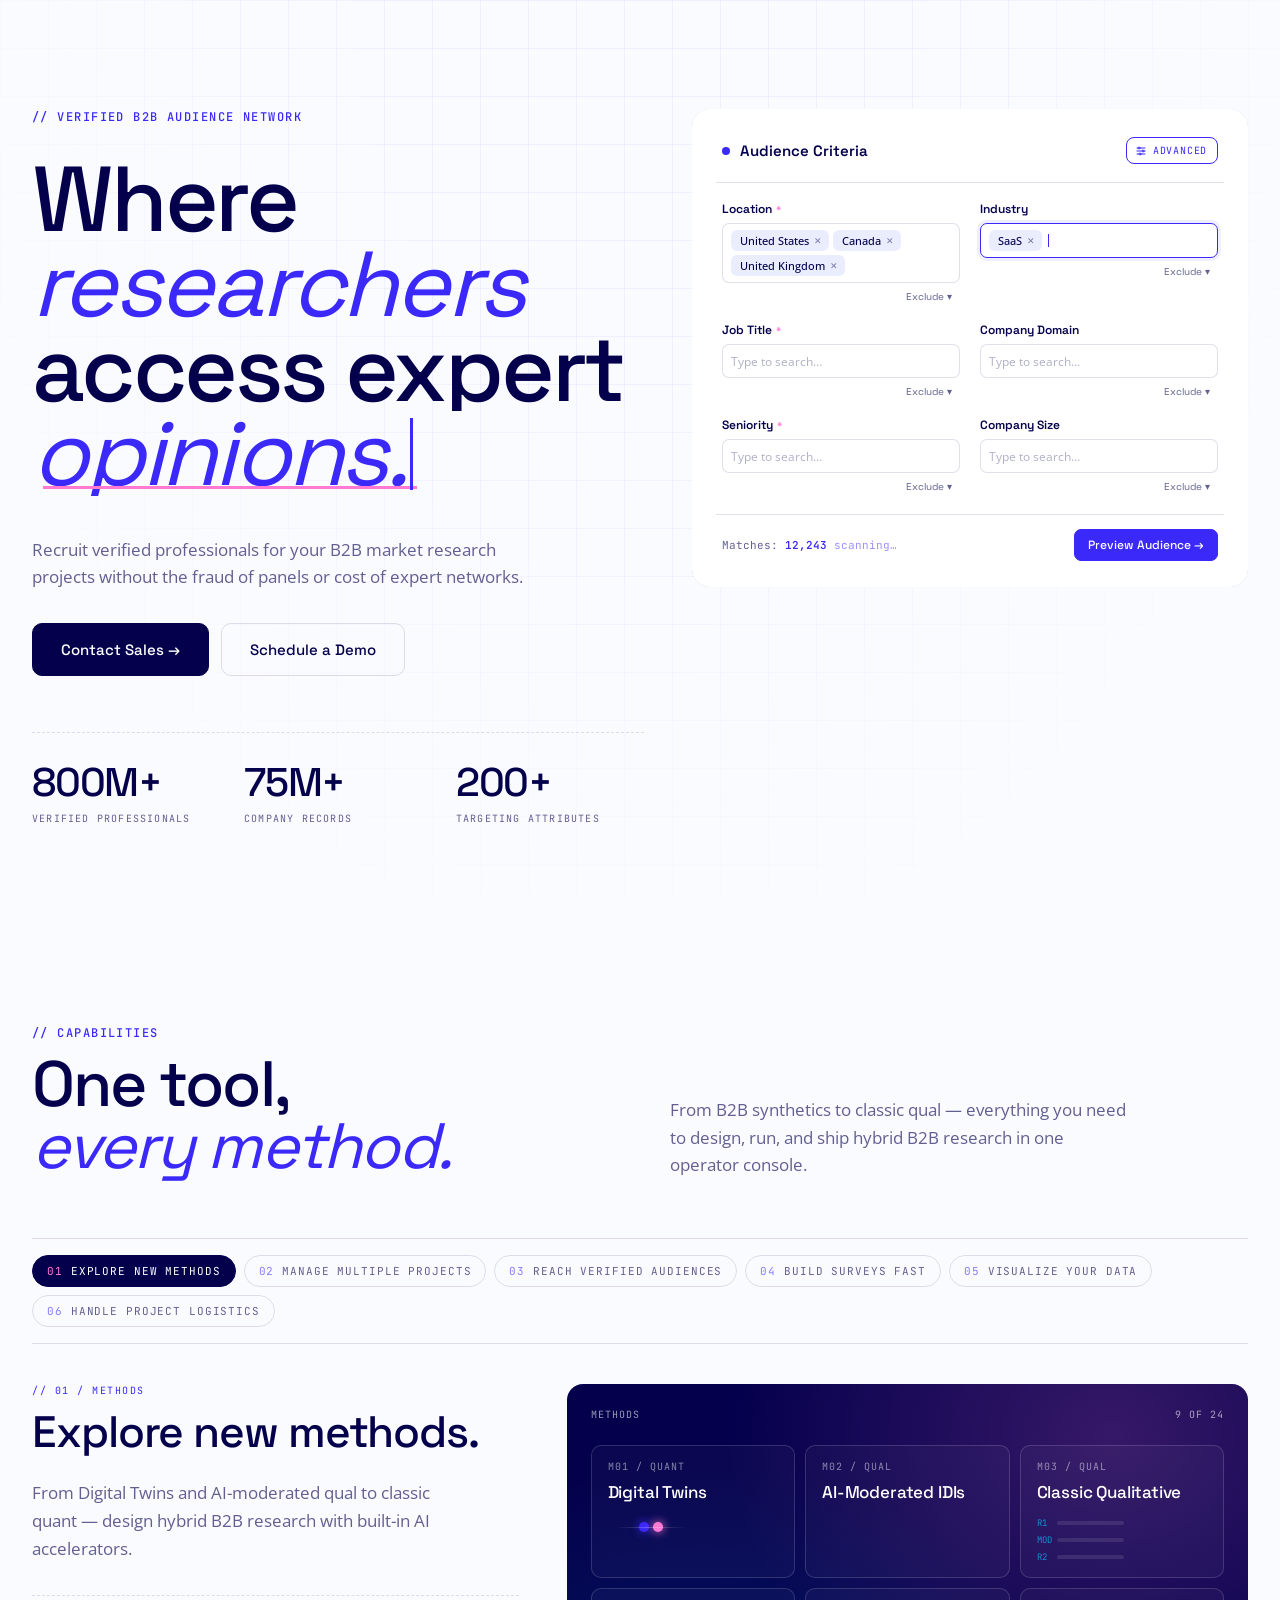
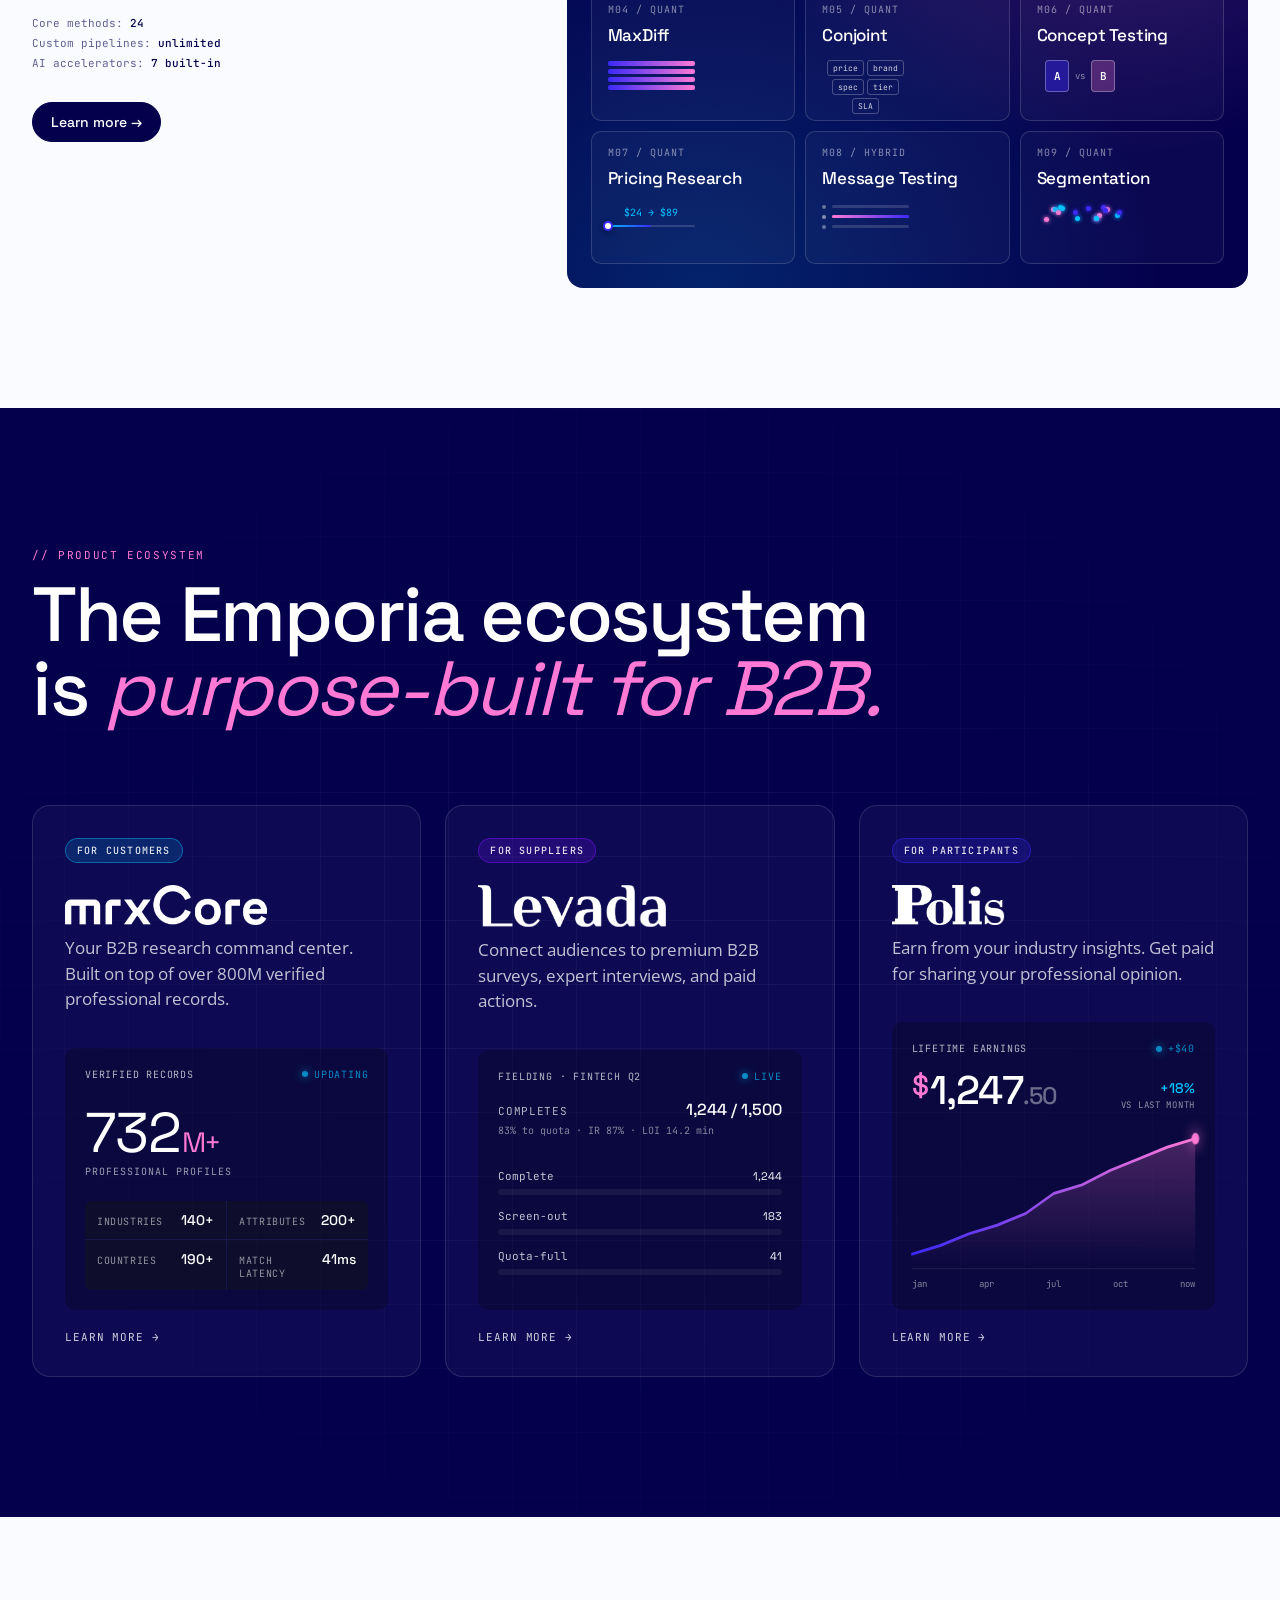
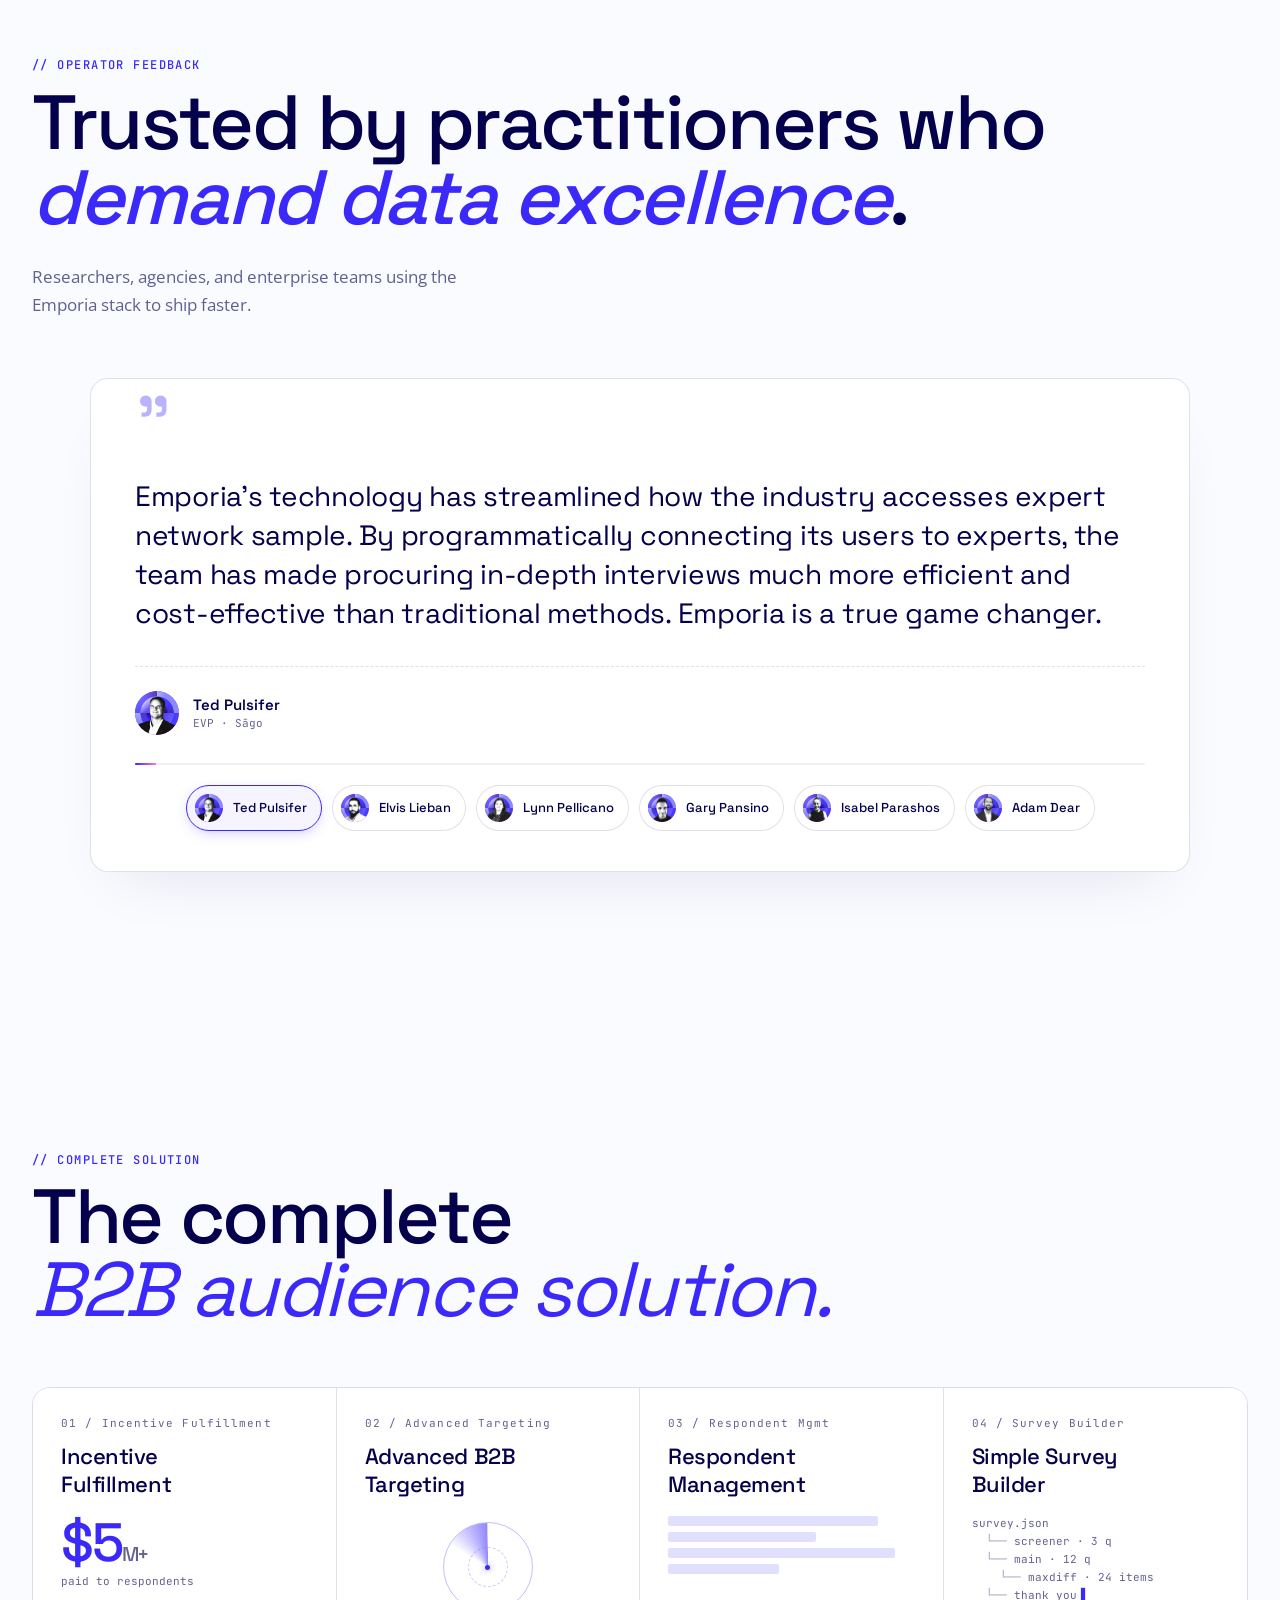
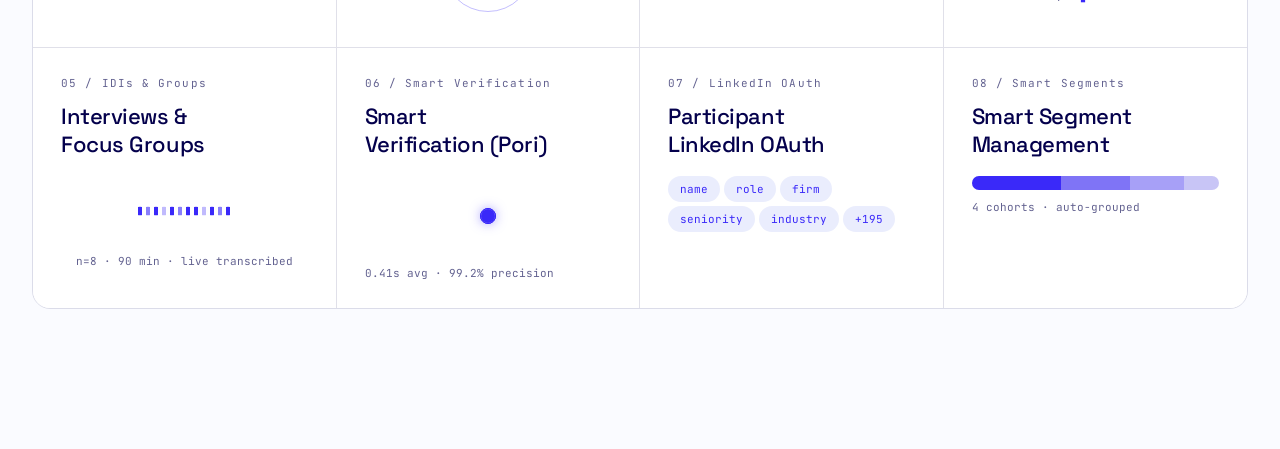
<file: index.html>
<!doctype html>
<html lang="en">
<head>
<meta charset="utf-8">
<meta name="viewport" content="width=device-width,initial-scale=1">
<title>Emporia — Terminal</title>
<link rel="preconnect" href="https://fonts.googleapis.com">
<link rel="preconnect" href="https://fonts.gstatic.com" crossorigin>
<link href="https://fonts.googleapis.com/css2?family=Space+Grotesk:wght@400;500;600;700&family=Open+Sans:wght@400;500;600&family=JetBrains+Mono:wght@400;500;700&display=swap" rel="stylesheet">
<link rel="stylesheet" href="shared.css">
<style>
body { background: #fafbff; overflow-x: hidden; }
.bg-grid { position: fixed; inset: 0; pointer-events: none; z-index: 0;
  background-image: linear-gradient(to right, rgba(58,41,249,.055) 1px, transparent 1px), linear-gradient(to bottom, rgba(58,41,249,.055) 1px, transparent 1px);
  background-size: 48px 48px;
  mask-image: radial-gradient(ellipse at center top, black 30%, transparent 80%);
  -webkit-mask-image: radial-gradient(ellipse at center top, black 30%, transparent 80%); }
.page { position: relative; z-index: 1; }
.hero { padding: 40px 32px 80px; max-width: 1440px; margin: 0 auto; position: relative; }
.hero-topbar { display: flex; justify-content: space-between; font-family: 'JetBrains Mono', monospace; font-size: 11px; color: var(--muted); letter-spacing: .1em; text-transform: uppercase; margin-bottom: 24px; padding-bottom: 16px; border-bottom: 1px dashed var(--rule); }
.live-dot { width: 8px; height: 8px; border-radius: 50%; background: #10b981; display: inline-block; margin-right: 6px; animation: pulse 1.6s infinite; }
@keyframes pulse { 0%,100% { opacity: 1; box-shadow: 0 0 0 0 rgba(16,185,129,.5); } 50% { opacity: .7; box-shadow: 0 0 0 6px rgba(16,185,129,0); } }
.hero-split { display: grid; grid-template-columns: 1.1fr 1fr; gap: 48px; align-items: start; min-height: 640px; }
.hero-left h1 { font-family: 'Space Grotesk', sans-serif; font-size: clamp(56px, 7.2vw, 104px); font-weight: 500; line-height: .92; letter-spacing: -.035em; margin: 32px 0 0; color: var(--deep-blue); }
.hero-left h1 .line { display: block; overflow: hidden; }
.hero-left h1 .line > span { display: inline-block; animation: rise 1s cubic-bezier(.16,.84,.3,1) both; }
.hero-left h1 .line:nth-child(1) > span { animation-delay: .1s; }
.hero-left h1 .line:nth-child(2) > span { animation-delay: .25s; }
.hero-left h1 .line:nth-child(3) > span { animation-delay: .4s; }
.hero-left h1 .line:nth-child(4) > span { animation-delay: .55s; }
@keyframes rise { from { transform: translateY(100%); } to { transform: translateY(0); } }
.hero-left h1 .accent { color: var(--emporia-blue); font-style: italic; font-weight: 400; }
.hero-left h1 .underline { position: relative; display: inline-block; }
.hero-left h1 .underline::after { content: ''; position: absolute; left: 0; right: 0; bottom: .12em; height: 3px; background: var(--mint-pink); transform: scaleX(0); transform-origin: left; animation: grow .8s cubic-bezier(.16,.84,.3,1) 1.1s forwards; }
@keyframes grow { to { transform: scaleX(1); } }
.hero-left h1 .kinetic { display: inline-block; position: relative; color: var(--emporia-blue); font-style: italic; font-weight: 400; vertical-align: top; }
.hero-left h1 .kinetic .kword { display: inline-block; position: relative; }
.hero-left h1 .kinetic .kword::after { content: ''; position: absolute; left: .12em; bottom: .08em; height: 3px; background: var(--mint-pink); width: calc(var(--kwidth, 100%) - .32em); transition: width .35s cubic-bezier(.2,.8,.3,1); }
.hero-left h1 .kinetic .caret { display: inline-block; width: 3px; height: .78em; background: var(--emporia-blue); vertical-align: baseline; margin-left: 4px; animation: kblink 1s steps(2) infinite; position: relative; top: .05em; }
@keyframes kblink { 50% { opacity: 0; } }
.hero-subcopy { margin-top: 40px; max-width: 520px; font-size: 17px; line-height: 1.6; color: var(--muted); opacity: 0; animation: fade-in .8s ease 1s forwards; }
@keyframes fade-in { to { opacity: 1; } }
.hero-ctas { margin-top: 32px; display: flex; gap: 12px; opacity: 0; animation: fade-in .8s ease 1.2s forwards; }
.hero-ctas .btn { border-radius: 10px; padding: 16px 28px; font-size: 15px; }
.hero-tape { margin-top: 56px; padding-top: 24px; border-top: 1px dashed var(--rule); display: grid; grid-template-columns: repeat(3,1fr); gap: 24px; opacity: 0; animation: fade-in .8s ease 1.4s forwards; }
.hero-tape-item .n { font-family: 'Space Grotesk', sans-serif; font-size: 40px; font-weight: 500; letter-spacing: -.03em; color: var(--deep-blue); }
.hero-tape-item .l { font-family: 'JetBrains Mono', monospace; font-size: 10px; text-transform: uppercase; letter-spacing: .12em; color: var(--muted); margin-top: 4px; }
/* Criteria form (replaces terminal) */
.flip-stage { perspective: 2400px; position: relative; transform-style: preserve-3d; transition: height .25s cubic-bezier(.4,0,.2,1); height: auto; }
.flip-stage.flip-back-shrink { transition: height .7s cubic-bezier(.6,0,.2,1); }
.flip-card { position: relative; width: 100%; height: 100%; transform-style: preserve-3d; transition: transform 1.2s cubic-bezier(.77,0,.175,1); transform: rotateY(0.0001deg); will-change: transform; }
.flip-card.flipped { transform: rotateY(180deg); }
.flip-face { backface-visibility: hidden; -webkit-backface-visibility: hidden; width: 100%; transform-style: preserve-3d; position: absolute; top: 0; left: 0; height: 100%; overflow: hidden; border-radius: 18px; }
.flip-face.front { visibility: visible; }
.flip-face.back { transform: rotateY(180deg) translateZ(0.01px); visibility: hidden; transition: visibility 0s linear .6s; }
.flip-face.front > .criteria { box-sizing: border-box; }
.flip-face.back > .profile-rail { height: 100%; box-sizing: border-box; }
.flip-card.flipped .flip-face.back { visibility: visible; transition: visibility 0s linear .6s; }
.flip-card.flipped .flip-face.front { visibility: hidden; transition: visibility 0s linear .6s; }
.flip-measure { position: absolute; top: 0; left: 0; right: 0; visibility: hidden; pointer-events: none; }
.criteria { background: #fff; border-radius: 18px; box-shadow: 0 30px 80px -30px rgba(4,0,76,.25), 0 0 0 1px var(--rule); padding: 24px; position: relative; overflow: hidden; }
.criteria-hdr { display: flex; justify-content: space-between; align-items: center; padding: 4px 6px 18px; border-bottom: 1px solid var(--rule); }
.criteria-hdr .t { font-family: 'Space Grotesk', sans-serif; font-weight: 600; font-size: 15px; color: var(--deep-blue); display: flex; align-items: center; gap: 10px; }
.criteria-hdr .t::before { content: ''; width: 8px; height: 8px; border-radius: 50%; background: var(--emporia-blue); animation: pulse-blue 1.6s infinite; }
@keyframes pulse-blue { 0%,100% { opacity: 1; box-shadow: 0 0 0 0 rgba(58,41,249,.5); } 50% { opacity: .7; box-shadow: 0 0 0 6px rgba(58,41,249,0); } }
.criteria-hdr .tpl { font-family: 'JetBrains Mono', monospace; font-size: 10px; padding: 6px 10px 6px 8px; border-radius: 8px; border: 1px solid var(--emporia-blue); color: var(--emporia-blue); display: flex; align-items: center; gap: 6px; text-transform: uppercase; letter-spacing: .08em; cursor: pointer; }
.criteria-hdr .tpl svg { width: 12px; height: 12px; flex-shrink: 0; }
.criteria-grid { display: grid; grid-template-columns: 1fr 1fr; gap: 16px 20px; padding: 18px 6px; }
.field .lbl { font-family: 'Space Grotesk', sans-serif; font-size: 12px; font-weight: 600; color: var(--deep-blue); margin-bottom: 6px; display: flex; align-items: center; gap: 4px; }
.field .lbl .req { color: var(--mint-pink); font-size: 10px; }
.field .input { min-height: 34px; padding: 6px 8px; border: 1px solid var(--rule); border-radius: 7px; display: flex; flex-wrap: wrap; gap: 4px; align-items: center; font-size: 12px; color: var(--muted); position: relative; transition: border-color .3s; background: #fff; }
.field.active .input { border-color: var(--emporia-blue); box-shadow: 0 0 0 3px rgba(58,41,249,.08); }
.chip { display: inline-flex; align-items: center; gap: 5px; padding: 3px 7px 3px 9px; background: var(--light-white); color: var(--deep-blue); border-radius: 6px; font-family: 'Open Sans', sans-serif; font-size: 11px; font-weight: 500; opacity: 0; transform: scale(.8) translateY(4px); animation: chip-in .35s cubic-bezier(.2,.8,.3,1.2) forwards; }
.chip .x { font-size: 9px; opacity: .5; cursor: pointer; }
@keyframes chip-in { to { opacity: 1; transform: scale(1) translateY(0); } }
.field .excl { font-family: 'Space Grotesk', sans-serif; font-size: 10px; color: var(--muted); margin-top: 4px; text-align: right; text-transform: none; cursor: pointer; display: inline-flex; align-items: center; gap: 4px; padding: 2px 7px; border-radius: 5px; border: 1px solid transparent; transition: all .3s; float: right; }
.field .excl.on { color: #fff; background: var(--mint-pink); border-color: var(--mint-pink); box-shadow: 0 0 0 3px rgba(255,121,213,.18); }
.field .excl.on::before { content: '−'; font-weight: 700; margin-right: 2px; }
.caret-in { display: inline-block; width: 1px; height: 13px; background: var(--emporia-blue); animation: blink 1s steps(2) infinite; margin-left: 2px; }
.criteria-cta { display: flex; justify-content: space-between; align-items: center; padding: 14px 6px 2px; border-top: 1px solid var(--rule); font-size: 12px; }
.criteria-cta .count { font-family: 'JetBrains Mono', monospace; color: var(--muted); font-size: 11px; }
.criteria-cta .count b { color: var(--emporia-blue); font-weight: 600; }
.criteria-cta .actions { display: flex; gap: 8px; }
.mini-btn { padding: 7px 13px; border-radius: 7px; border: 1px solid var(--rule); font-family: 'Space Grotesk', sans-serif; font-size: 12px; font-weight: 500; color: var(--deep-blue); background: #fff; display: flex; align-items: center; gap: 5px; cursor: pointer; }
.mini-btn.primary { background: var(--emporia-blue); color: #fff; border-color: var(--emporia-blue); transition: transform .2s, box-shadow .2s; }
.mini-btn.primary.pulse { animation: btn-pulse 1.4s cubic-bezier(.2,.7,.2,1) 2; }
@keyframes btn-pulse { 0%,100% { transform: scale(1); box-shadow: 0 0 0 0 rgba(58,41,249,.5); } 50% { transform: scale(1.06); box-shadow: 0 0 0 10px rgba(58,41,249,0); } }
/* Profile rail — now on card BACK */
.profile-rail { background: var(--deep-blue); border-radius: 18px; padding: 24px 24px 52px; color: #fff; position: relative; overflow: hidden; box-shadow: 0 30px 80px -30px rgba(4,0,76,.45), 0 0 0 1px rgba(255,255,255,.05); display: flex; flex-direction: column; box-sizing: border-box; height: 100%; }
.profile-stream { display: flex; flex-direction: column; gap: 8px; flex: 1; overflow: hidden; }
.profile-footer { position: absolute; bottom: 0; left: 0; right: 0; padding: 12px 24px; display: flex; justify-content: space-between; align-items: center; font-family: 'JetBrains Mono', monospace; font-size: 10px; text-transform: uppercase; letter-spacing: .1em; opacity: .65; z-index: 2; border-top: 1px solid rgba(255,255,255,.08); background: linear-gradient(to top, rgba(4,0,76,.95), rgba(4,0,76,.6)); }
.profile-footer a { cursor: pointer; color: #fff; text-decoration: none; opacity: .85; }
.profile-footer a:hover { opacity: 1; }
.profile-footer .qs-val { color: #00C2FF; }
.profile-rail::before { content: ''; position: absolute; inset: 0; background: radial-gradient(ellipse at top right, rgba(58,41,249,.5), transparent 50%), radial-gradient(ellipse at bottom left, rgba(255,121,213,.2), transparent 60%); pointer-events: none; }
.profile-rail-hdr { display: flex; justify-content: space-between; align-items: center; font-family: 'JetBrains Mono', monospace; font-size: 10px; text-transform: uppercase; letter-spacing: .12em; margin-bottom: 12px; position: relative; z-index: 1; }
.profile-rail-hdr .l { opacity: .55; }
.profile-rail-hdr .r { color: #00C2FF; display: flex; align-items: center; gap: 5px; }
.profile-rail-hdr .r::before { content: ''; width: 6px; height: 6px; border-radius: 50%; background: #00C2FF; box-shadow: 0 0 6px #00C2FF; animation: blip 1.2s infinite; }
@keyframes blip { 50% { opacity: .4; } }
.prof { background: rgba(255,255,255,.06); border: 1px solid rgba(255,255,255,.12); border-radius: 10px; padding: 10px 12px; display: grid; grid-template-columns: 30px 1fr auto; gap: 10px; align-items: center; opacity: 0; transform: translateY(14px); animation: prof-in .5s cubic-bezier(.16,.84,.3,1) forwards; position: relative; overflow: hidden; }
.prof.exit { animation: prof-out .35s cubic-bezier(.5,0,.8,.3) forwards; }
@keyframes prof-out { to { opacity: 0; transform: translateY(-10px) scale(.95); max-height: 0; padding-top: 0; padding-bottom: 0; margin-top: -8px; border-width: 0; } }
.prof::after { content: ''; position: absolute; top: 0; left: -80%; width: 60%; height: 100%; background: linear-gradient(90deg, transparent, rgba(0,194,255,.12), transparent); animation: scan 3.2s linear infinite; }
@keyframes scan { to { left: 140%; } }
@keyframes prof-in { to { opacity: 1; transform: translateY(0); } }
.prof-avatar { width: 30px; height: 30px; border-radius: 50%; background: linear-gradient(135deg, var(--emporia-blue), var(--mint-pink)); display: flex; align-items: center; justify-content: center; color: #fff; font-weight: 600; font-size: 11px; font-family: 'Space Grotesk', sans-serif; }
.prof-body .name { color: #fff; font-size: 12px; font-weight: 600; font-family: 'Space Grotesk', sans-serif; }
.prof-body .role { color: rgba(255,255,255,.6); font-size: 10px; margin-top: 2px; }
.prof-badge { font-size: 9px; background: rgba(0,194,255,.15); color: #00C2FF; padding: 3px 7px; border-radius: 999px; font-family: 'JetBrains Mono', monospace; text-transform: uppercase; letter-spacing: .08em; border: 1px solid rgba(0,194,255,.3); display: flex; align-items: center; gap: 4px; }
.prof-badge::before { content: ''; width: 5px; height: 5px; border-radius: 50%; background: #00C2FF; }
.cap-section { padding: 120px 32px; max-width: 1440px; margin: 0 auto; }
.cap-head { display: grid; grid-template-columns: 1fr 1fr; gap: 60px; align-items: end; margin-bottom: 60px; }
.cap-head h2 { font-family: 'Space Grotesk', sans-serif; font-size: clamp(40px, 5vw, 72px); line-height: .98; letter-spacing: -.03em; margin: 12px 0 0; color: var(--deep-blue); font-weight: 500; }
.cap-head h2 .italic { font-style: italic; color: var(--emporia-blue); font-weight: 400; }
.cap-tabs { display: flex; flex-wrap: wrap; gap: 8px; margin-bottom: 40px; border-top: 1px solid var(--rule); border-bottom: 1px solid var(--rule); padding: 16px 0; }
.cap-tab { font-family: 'JetBrains Mono', monospace; font-size: 11px; padding: 8px 14px; border-radius: 999px; background: transparent; border: 1px solid var(--rule); cursor: pointer; text-transform: uppercase; letter-spacing: .08em; color: var(--muted); transition: all .2s; display: flex; align-items: center; gap: 8px; }
.cap-tab .idx { color: var(--emporia-blue); opacity: .6; }
.cap-tab.active { background: var(--deep-blue); color: #fff; border-color: var(--deep-blue); }
.cap-tab.active .idx { color: var(--mint-pink); opacity: 1; }
.cap-tab:hover:not(.active) { border-color: var(--emporia-blue); color: var(--deep-blue); }
.cap-display { display: grid; grid-template-columns: 1fr 1.4fr; gap: 48px; min-height: 440px; align-items: start; }
.cap-copy .cap-caption { font-family: 'JetBrains Mono', monospace; font-size: 10px; text-transform: uppercase; letter-spacing: .15em; color: var(--emporia-blue); }
.cap-copy h3 { font-family: 'Space Grotesk', sans-serif; font-size: 44px; font-weight: 500; letter-spacing: -.025em; line-height: 1.05; margin: 12px 0 24px; color: var(--deep-blue); }
.cap-copy p { font-size: 17px; line-height: 1.65; color: var(--muted); margin: 0 0 32px; max-width: 440px; }
.cap-meta { font-family: 'JetBrains Mono', monospace; font-size: 11px; color: var(--muted); display: grid; gap: 6px; padding-top: 20px; border-top: 1px dashed var(--rule); }
.cap-meta b { color: var(--deep-blue); font-weight: 500; }
.cap-visual { background: var(--deep-blue); border-radius: 16px; min-height: 440px; padding: 24px; position: relative; overflow: hidden; color: #fff; font-family: 'JetBrains Mono', monospace; }
.cap-visual::before { content: ''; position: absolute; inset: 0; background: radial-gradient(ellipse at 80% 10%, rgba(255,121,213,.2), transparent 50%), radial-gradient(ellipse at 20% 100%, rgba(0,194,255,.18), transparent 60%); pointer-events: none; }
.cap-panel { position: relative; z-index: 1; opacity: 0; transform: translateY(10px); transition: opacity .5s, transform .5s; display: none; }
.cap-panel.active { opacity: 1; transform: translateY(0); display: block; }
.method-grid { display: grid; grid-template-columns: repeat(3,1fr); gap: 10px; margin-top: 24px; }
.method { border: 1px solid rgba(255,255,255,.15); border-radius: 10px; padding: 14px 16px 16px; background: rgba(255,255,255,.03); transition: all .3s; position: relative; overflow: hidden; }
.method:hover { background: rgba(58,41,249,.22); border-color: var(--emporia-blue); transform: translateY(-3px); }
.method .k { font-size: 10px; opacity: .5; text-transform: uppercase; letter-spacing: .1em; font-family: 'JetBrains Mono', monospace; }
.method .n { font-family: 'Space Grotesk', sans-serif; font-size: 17px; font-weight: 500; margin-top: 8px; color: #fff; letter-spacing: -.01em; }
.method .viz { margin-top: 14px; height: 44px; position: relative; }
/* M01 Digital Twins — two orbiting dots */
.mviz-twin { display: flex; align-items: center; justify-content: center; height: 100%; gap: 4px; position: relative; }
.mviz-twin::before { content: ''; position: absolute; top: 50%; left: 10%; right: 10%; height: 1px; background: linear-gradient(90deg, transparent, rgba(255,255,255,.25), transparent); }
.mviz-twin .t { width: 10px; height: 10px; border-radius: 50%; background: var(--emporia-blue); box-shadow: 0 0 10px var(--emporia-blue); animation: twin-orbit 2.4s ease-in-out infinite; }
.mviz-twin .t.b { background: var(--mint-pink); box-shadow: 0 0 10px var(--mint-pink); animation-delay: -1.2s; }
@keyframes twin-orbit { 0%,100% { transform: translateX(-40px); } 50% { transform: translateX(40px); } }
/* M02 AI-Moderated IDIs — voice bars */
.mviz-voice { display: flex; align-items: center; justify-content: center; gap: 3px; height: 100%; }
.mviz-voice i { display: block; width: 3px; background: linear-gradient(to top, var(--emporia-blue), var(--soft-sky)); border-radius: 2px; animation: voice-pulse 1.1s ease-in-out infinite; }
.mviz-voice i:nth-child(1) { animation-delay: 0s; }
.mviz-voice i:nth-child(2) { animation-delay: .1s; }
.mviz-voice i:nth-child(3) { animation-delay: .2s; }
.mviz-voice i:nth-child(4) { animation-delay: .3s; }
.mviz-voice i:nth-child(5) { animation-delay: .25s; }
.mviz-voice i:nth-child(6) { animation-delay: .15s; }
.mviz-voice i:nth-child(7) { animation-delay: .05s; }
.mviz-voice i:nth-child(8) { animation-delay: .2s; }
.mviz-voice i:nth-child(9) { animation-delay: .1s; }
@keyframes voice-pulse { 0%,100% { height: 8px; } 50% { height: 36px; } }
/* M03 Classic Qual — transcript typing */
.mviz-qual { height: 100%; display: flex; flex-direction: column; justify-content: center; gap: 5px; font-family: 'JetBrains Mono', monospace; font-size: 9px; }
.mviz-qual .ln { display: flex; gap: 6px; align-items: center; opacity: .7; }
.mviz-qual .ln .sp { color: var(--soft-sky); width: 14px; flex-shrink: 0; }
.mviz-qual .ln .bar { flex: 1; height: 4px; background: rgba(255,255,255,.14); border-radius: 2px; position: relative; overflow: hidden; }
.mviz-qual .ln .bar::after { content: ''; position: absolute; left: 0; top: 0; bottom: 0; background: rgba(255,255,255,.5); animation: qual-type 3s ease-in-out infinite; width: 0%; }
.mviz-qual .ln:nth-child(1) .bar::after { animation-delay: 0s; }
.mviz-qual .ln:nth-child(2) .bar::after { animation-delay: 1s; }
.mviz-qual .ln:nth-child(3) .bar::after { animation-delay: 2s; }
@keyframes qual-type { 0%,20% { width: 0%; } 35%,80% { width: 85%; } 95%,100% { width: 85%; opacity: 0; } }
/* M04 MaxDiff — reordering bars */
.mviz-max { display: flex; flex-direction: column; gap: 3px; justify-content: center; height: 100%; }
.mviz-max .r { height: 5px; background: linear-gradient(90deg, var(--emporia-blue), var(--mint-pink)); border-radius: 2px; transform-origin: left; animation: max-reorder 3s ease-in-out infinite; }
.mviz-max .r:nth-child(1) { animation-delay: 0s; }
.mviz-max .r:nth-child(2) { animation-delay: .3s; }
.mviz-max .r:nth-child(3) { animation-delay: .6s; }
.mviz-max .r:nth-child(4) { animation-delay: .9s; }
@keyframes max-reorder { 0%,100% { width: 30%; } 25% { width: 85%; } 50% { width: 55%; } 75% { width: 70%; } }
/* M05 Conjoint — shuffling feature chips */
.mviz-conj { display: flex; flex-wrap: wrap; gap: 3px; align-content: center; justify-content: center; height: 100%; }
.mviz-conj .c { font-family: 'JetBrains Mono', monospace; font-size: 8px; padding: 2px 5px; border: 1px solid rgba(255,255,255,.25); border-radius: 3px; color: rgba(255,255,255,.8); animation: conj-glow 2.4s ease-in-out infinite; }
.mviz-conj .c:nth-child(1) { animation-delay: 0s; }
.mviz-conj .c:nth-child(2) { animation-delay: .4s; }
.mviz-conj .c:nth-child(3) { animation-delay: .8s; }
.mviz-conj .c:nth-child(4) { animation-delay: 1.2s; }
.mviz-conj .c:nth-child(5) { animation-delay: 1.6s; }
@keyframes conj-glow { 0%,100% { border-color: rgba(255,255,255,.2); color: rgba(255,255,255,.7); } 50% { border-color: var(--mint-pink); color: var(--mint-pink); box-shadow: 0 0 8px rgba(255,121,213,.4); } }
/* M06 Concept Testing — A/B flip */
.mviz-ab { display: flex; gap: 6px; align-items: center; justify-content: center; height: 100%; }
.mviz-ab .card { width: 24px; height: 32px; border-radius: 4px; border: 1px solid rgba(255,255,255,.3); display: flex; align-items: center; justify-content: center; font-family: 'JetBrains Mono', monospace; font-size: 11px; font-weight: 600; color: #fff; animation: ab-flip 3s ease-in-out infinite; }
.mviz-ab .card.a { background: rgba(58,41,249,.4); }
.mviz-ab .card.b { background: rgba(255,121,213,.25); animation-delay: 1.5s; }
.mviz-ab .vs { font-family: 'JetBrains Mono', monospace; font-size: 9px; opacity: .5; }
@keyframes ab-flip { 0%,40%,100% { transform: rotateY(0deg); } 20% { transform: rotateY(180deg); } }
/* M07 Pricing Research — slider */
.mviz-price { height: 100%; display: flex; flex-direction: column; justify-content: center; gap: 6px; position: relative; }
.mviz-price .track { height: 2px; background: rgba(255,255,255,.15); border-radius: 2px; position: relative; }
.mviz-price .track::before { content: ''; position: absolute; left: 0; top: 0; bottom: 0; width: 50%; background: linear-gradient(90deg, var(--soft-sky), var(--emporia-blue)); border-radius: 2px; animation: price-fill 3.5s ease-in-out infinite; }
.mviz-price .knob { position: absolute; top: 50%; width: 10px; height: 10px; border-radius: 50%; background: #fff; border: 2px solid var(--emporia-blue); transform: translate(-50%,-50%); animation: price-knob 3.5s ease-in-out infinite; box-shadow: 0 2px 6px rgba(0,0,0,.3); }
.mviz-price .val { font-family: 'JetBrains Mono', monospace; font-size: 10px; color: var(--soft-sky); text-align: center; animation: price-val 3.5s ease-in-out infinite; }
@keyframes price-fill { 0%,100% { width: 28%; } 50% { width: 78%; } }
@keyframes price-knob { 0%,100% { left: 28%; } 50% { left: 78%; } }
@keyframes price-val { 0%,100% { content: '$24'; } 50% { content: '$89'; } }
/* M08 Message Testing — underline swap */
.mviz-msg { height: 100%; display: flex; flex-direction: column; justify-content: center; gap: 6px; font-family: 'JetBrains Mono', monospace; font-size: 9px; }
.mviz-msg .ln { display: flex; align-items: center; gap: 6px; position: relative; opacity: .75; }
.mviz-msg .ln .dt { width: 4px; height: 4px; border-radius: 50%; background: rgba(255,255,255,.5); }
.mviz-msg .ln .tx { flex: 1; height: 3px; background: rgba(255,255,255,.2); border-radius: 2px; position: relative; }
.mviz-msg .ln.on { opacity: 1; }
.mviz-msg .ln.on .tx::after { content: ''; position: absolute; left: 0; right: 0; top: 0; bottom: 0; background: linear-gradient(90deg, var(--mint-pink), var(--emporia-blue)); border-radius: 2px; animation: msg-reveal 2s ease-out infinite; }
@keyframes msg-reveal { 0% { transform: scaleX(0); transform-origin: left; } 60%,100% { transform: scaleX(1); transform-origin: left; } }
/* M09 Segmentation — clustering points */
.mviz-seg { height: 100%; position: relative; }
.mviz-seg .pt { position: absolute; width: 5px; height: 5px; border-radius: 50%; animation: seg-cluster 4s ease-in-out infinite; }
.mviz-seg .pt.g1 { background: var(--emporia-blue); box-shadow: 0 0 4px var(--emporia-blue); }
.mviz-seg .pt.g2 { background: var(--mint-pink); box-shadow: 0 0 4px var(--mint-pink); }
.mviz-seg .pt.g3 { background: var(--soft-sky); box-shadow: 0 0 4px var(--soft-sky); }
@keyframes seg-cluster { 0%,100% { transform: translate(0,0); } 45%,55% { transform: translate(var(--tx,0), var(--ty,0)); } }
.dash-head { display: grid; grid-template-columns: 2fr 1fr 1.2fr 80px 80px; gap: 12px; font-family: 'JetBrains Mono', monospace; font-size: 10px; text-transform: uppercase; letter-spacing: .08em; opacity: .5; padding-bottom: 12px; border-bottom: 1px solid rgba(255,255,255,.1); }
.dash-head > div:nth-child(4), .dash-head > div:nth-child(5) { text-align: right; }
.dash-row { display: grid; grid-template-columns: 2fr 1fr 1.2fr 80px 80px; gap: 12px; padding: 14px 0 12px; border-bottom: 1px solid rgba(255,255,255,.06); font-size: 12px; align-items: center; position: relative; opacity: 0; transform: translateY(8px); transition: background .25s; }
.dash-row::before { content: ''; position: absolute; left: -16px; top: 50%; width: 2px; height: 0; background: var(--emporia-blue); border-radius: 2px; transform: translateY(-50%); transition: height .25s; }
.dash-row:hover { background: rgba(58,41,249,.08); }
.dash-row:hover::before { height: 70%; }
.cap-panel.active .dash-row { animation: row-in .5s cubic-bezier(.2,.8,.3,1) forwards; }
.cap-panel.active .dash-row:nth-child(3) { animation-delay: .05s; }
.cap-panel.active .dash-row:nth-child(4) { animation-delay: .1s; }
.cap-panel.active .dash-row:nth-child(5) { animation-delay: .15s; }
.cap-panel.active .dash-row:nth-child(6) { animation-delay: .2s; }
.cap-panel.active .dash-row:nth-child(7) { animation-delay: .25s; }
.cap-panel.active .dash-row:nth-child(8) { animation-delay: .3s; }
@keyframes row-in { to { opacity: 1; transform: translateY(0); } }
.pill { display: inline-block; padding: 3px 10px; border-radius: 999px; font-size: 10px; text-transform: uppercase; letter-spacing: .08em; }
.pill.running { background: rgba(16,185,129,.15); color: #34d399; border: 1px solid rgba(16,185,129,.3); position: relative; padding-left: 16px; }
.pill.running::before { content: ''; position: absolute; left: 6px; top: 50%; transform: translateY(-50%); width: 5px; height: 5px; border-radius: 50%; background: #34d399; box-shadow: 0 0 6px #34d399; animation: pill-blink 1.4s ease-in-out infinite; }
@keyframes pill-blink { 0%,100% { opacity: 1; } 50% { opacity: .4; } }
.pill.draft { background: rgba(139,138,255,.15); color: var(--mint-blue); border: 1px solid rgba(139,138,255,.3); }
.pill.done { background: rgba(255,121,213,.15); color: var(--mint-pink); border: 1px solid rgba(255,121,213,.3); }
.dash-num { font-family: 'Space Grotesk', sans-serif; font-weight: 500; font-size: 15px; color: #fff; }
.dash-n-cell { text-align: right; }
.dash-prog { width: 54px; height: 2px; background: rgba(255,255,255,.1); border-radius: 2px; overflow: hidden; margin-left: auto; margin-top: 4px; }
.dash-prog > i { display: block; height: 100%; background: linear-gradient(90deg, var(--emporia-blue), var(--soft-sky)); border-radius: 2px; width: 0; transition: width 1.2s cubic-bezier(.2,.8,.3,1); }
.cap-panel.active .dash-prog > i { width: var(--p, 0%); transition-delay: .35s; }
.projects-head { display: flex; justify-content: space-between; align-items: center; font-size: 10px; opacity: .6; letter-spacing: .1em; text-transform: uppercase; margin-bottom: 16px; font-family: 'JetBrains Mono', monospace; }
.projects-head .hbeat { display: inline-flex; align-items: center; gap: 6px; }
.projects-head .hbeat::before { content: ''; width: 6px; height: 6px; border-radius: 50%; background: var(--mint-pink); box-shadow: 0 0 6px var(--mint-pink); animation: hbeat 1.6s ease-in-out infinite; }
@keyframes hbeat { 0%,100% { transform: scale(1); opacity: 1; } 50% { transform: scale(1.35); opacity: .55; } }
.audience-map { margin-top: 20px; position: relative; height: 320px; border-radius: 12px; }
.audience-nodes { position: absolute; inset: 0; }
.audience-node { position: absolute; width: 6px; height: 6px; border-radius: 50%; animation: twinkle 2s ease-in-out infinite; }
/* Radar sweep — masked to a circle so the beam fades smoothly instead of clipping at map edges */
.audience-sweep { position: absolute; top: 50%; left: 50%; width: 460px; height: 460px; transform: translate(-50%,-50%); pointer-events: none; border-radius: 50%; overflow: hidden; -webkit-mask: radial-gradient(circle at center, black 55%, transparent 75%); mask: radial-gradient(circle at center, black 55%, transparent 75%); }
.audience-sweep::before { content: ''; position: absolute; top: 50%; left: 50%; width: 100%; height: 100%; background: conic-gradient(from 0deg, transparent 0deg, rgba(0,194,255,.22) 20deg, transparent 40deg); transform-origin: center; animation: sweep-rot 6s linear infinite; border-radius: 50%; }
.cap-panel.active .audience-sweep::before { animation: sweep-rot 6s linear infinite; }
@keyframes sweep-rot { from { transform: translate(-50%,-50%) rotate(0deg); } to { transform: translate(-50%,-50%) rotate(360deg); } }
/* Concentric rings */
.audience-rings { position: absolute; top: 50%; left: 50%; transform: translate(-50%,-50%); pointer-events: none; }
.audience-rings span { position: absolute; top: 50%; left: 50%; border-radius: 50%; border: 1px solid rgba(255,255,255,.08); transform: translate(-50%,-50%); }
.audience-rings span:nth-child(1) { width: 220px; height: 220px; }
.audience-rings span:nth-child(2) { width: 300px; height: 300px; }
.audience-rings span:nth-child(3) { width: 380px; height: 380px; border-color: rgba(255,255,255,.04); }
@keyframes twinkle { 0%,100% { transform: scale(1); opacity: .8; } 50% { transform: scale(1.6); opacity: 1; } }
.audience-hub { position: absolute; top: 50%; left: 50%; transform: translate(-50%, -50%); width: 140px; height: 140px; border-radius: 50%; border: 1px solid rgba(255,255,255,.18); background: radial-gradient(circle, rgba(58,41,249,.4), transparent); }
.audience-hub::before, .audience-hub::after { content: ''; position: absolute; inset: -40px; border-radius: 50%; border: 1px solid rgba(255,255,255,.1); animation: ring-spin 10s linear infinite; }
.audience-hub::after { inset: -80px; animation-duration: 14s; animation-direction: reverse; }
/* Pulsing verified seal in hub center */
.audience-hub-seal { position: absolute; bottom: 14px; left: 50%; transform: translateX(-50%); width: 22px; height: 22px; border-radius: 50%; background: var(--soft-sky); display: flex; align-items: center; justify-content: center; color: var(--deep-blue); font-size: 12px; font-weight: 700; box-shadow: 0 0 14px rgba(0,194,255,.6); animation: seal-pulse 2s ease-in-out infinite; z-index: 2; }
@keyframes seal-pulse { 0%,100% { box-shadow: 0 0 14px rgba(0,194,255,.55); } 50% { box-shadow: 0 0 24px rgba(0,194,255,.95); } }
/* Spotlit match pins (emanating from hub) */
.audience-pins { position: absolute; inset: 0; pointer-events: none; }
.audience-pin { position: absolute; font-family: 'JetBrains Mono', monospace; font-size: 10px; color: #fff; background: rgba(4,0,76,.85); border: 1px solid rgba(0,194,255,.5); padding: 5px 9px; border-radius: 6px; backdrop-filter: blur(8px); white-space: nowrap; opacity: 0; animation: pin-rev 8s ease-in-out infinite; display: flex; align-items: center; gap: 6px; }
.audience-pin::before { content: ''; width: 5px; height: 5px; border-radius: 50%; background: var(--soft-sky); box-shadow: 0 0 6px var(--soft-sky); }
@keyframes pin-rev { 0%,8% { opacity: 0; transform: scale(.85); } 15%,80% { opacity: 1; transform: scale(1); } 92%,100% { opacity: 0; transform: scale(.85); } }
.audience-connector { position: absolute; top: 50%; left: 50%; height: 1px; background: linear-gradient(90deg, rgba(0,194,255,.7), rgba(0,194,255,0)); transform-origin: left center; pointer-events: none; opacity: 0; animation: conn-draw 8s ease-in-out infinite; }
@keyframes conn-draw { 0%,8% { opacity: 0; transform-origin: left center; clip-path: inset(0 100% 0 0); } 15% { opacity: 1; clip-path: inset(0 0 0 0); } 80% { opacity: 1; clip-path: inset(0 0 0 0); } 92%,100% { opacity: 0; clip-path: inset(0 0 0 100%); } }
/* Live counter */
.audience-live-count { position: absolute; top: 14px; left: 14px; font-family: 'JetBrains Mono', monospace; font-size: 10px; letter-spacing: .08em; text-transform: uppercase; color: rgba(255,255,255,.6); display: flex; align-items: center; gap: 8px; z-index: 3; }
.audience-live-count b { color: #fff; font-weight: 500; font-family: 'Space Grotesk', sans-serif; font-size: 13px; letter-spacing: 0; }
.audience-live-count .dlt { color: var(--soft-sky); opacity: 0; transform: translateY(4px); animation: dlt-rise 3s ease-out infinite; }
@keyframes dlt-rise { 0% { opacity: 0; transform: translateY(6px); } 30% { opacity: 1; transform: translateY(0); } 70% { opacity: 1; transform: translateY(-6px); } 100% { opacity: 0; transform: translateY(-10px); } }
/* Enhanced stat cards */
.aud-stat { padding: 14px; background: rgba(255,255,255,.04); border-radius: 8px; border: 1px solid rgba(255,255,255,.08); position: relative; overflow: hidden; }
.aud-stat .k { opacity: .5; font-size: 10px; text-transform: uppercase; letter-spacing: .08em; font-family: 'JetBrains Mono', monospace; }
.aud-stat .v { font-family: 'Space Grotesk', sans-serif; font-size: 22px; margin-top: 6px; font-weight: 500; letter-spacing: -.02em; }
.aud-stat .mini { margin-top: 8px; }
.aud-stat .chip-row { display: flex; flex-wrap: wrap; gap: 3px; }
.aud-stat .chip-row span { font-family: 'JetBrains Mono', monospace; font-size: 8px; padding: 1px 5px; border: 1px solid rgba(255,255,255,.15); border-radius: 3px; opacity: .7; }
.aud-stat .spark { display: flex; align-items: flex-end; gap: 2px; height: 16px; }
.aud-stat .spark i { flex: 1; background: linear-gradient(to top, var(--emporia-blue), var(--soft-sky)); border-radius: 1px; opacity: .7; }
.aud-stat .linkedin-badge { display: inline-flex; align-items: center; gap: 4px; font-family: 'JetBrains Mono', monospace; font-size: 9px; color: var(--soft-sky); }
.aud-stat .linkedin-badge::before { content: 'in'; font-weight: 700; font-size: 9px; background: #0077b5; color: #fff; width: 14px; height: 14px; border-radius: 3px; display: inline-flex; align-items: center; justify-content: center; font-family: 'Space Grotesk', sans-serif; }
@keyframes ring-spin { to { transform: rotate(360deg); } }
.audience-hub-inner { position: absolute; inset: 15px; border-radius: 50%; background: linear-gradient(135deg, var(--emporia-blue), var(--violet)); display: flex; align-items: center; justify-content: center; font-family: 'Space Grotesk', sans-serif; font-size: 11px; text-align: center; line-height: 1.2; padding: 18px; }
.audience-hub-inner b { font-size: 18px; display: block; margin-bottom: 4px; }
.builder-wrap { margin-top: 20px; display: grid; grid-template-columns: 140px 1fr; gap: 14px; }
.builder-lib { display: flex; flex-direction: column; gap: 6px; background: rgba(255,255,255,.03); border: 1px solid rgba(255,255,255,.08); border-radius: 8px; padding: 10px; position: relative; }
.builder-lib-hdr { font-family: 'JetBrains Mono', monospace; font-size: 9px; text-transform: uppercase; letter-spacing: .1em; opacity: .5; margin-bottom: 4px; }
.builder-lib-item { font-family: 'JetBrains Mono', monospace; font-size: 10px; padding: 6px 8px; background: rgba(255,255,255,.04); border: 1px solid rgba(255,255,255,.08); border-radius: 5px; color: rgba(255,255,255,.8); display: flex; align-items: center; gap: 6px; cursor: grab; transition: all .2s; }
.builder-lib-item::before { content: ''; width: 4px; height: 4px; border-radius: 50%; background: var(--emporia-blue); box-shadow: 0 0 4px var(--emporia-blue); }
.builder-lib-item.pulse { }
.cap-panel.active .builder-lib-item.pulse { animation: lib-lift 4s ease-in-out infinite; }
.builder-lib-item.pulse::before { background: var(--mint-pink); box-shadow: 0 0 6px var(--mint-pink); }
@keyframes lib-lift { 0%,82%,100% { transform: translate(0,0) scale(1); border-color: rgba(255,255,255,.08); background: rgba(255,255,255,.04); } 88% { transform: translate(12px,-6px) scale(1.04); border-color: var(--mint-pink); background: rgba(255,121,213,.15); box-shadow: 0 4px 12px rgba(255,121,213,.3); } 95% { transform: translate(60px,30px) scale(.8); opacity: .4; } }
.builder-canvas { display: flex; flex-direction: column; gap: 10px; }
.builder-block { background: rgba(255,255,255,.04); border: 1px solid rgba(255,255,255,.1); border-radius: 8px; padding: 12px 14px; opacity: 0; transform: translateY(8px); }
.cap-panel.active .builder-block { animation: bbl-in .5s cubic-bezier(.2,.8,.3,1) forwards; }
.cap-panel.active .builder-block:nth-child(1) { animation-delay: .1s; }
.cap-panel.active .builder-block:nth-child(2) { animation-delay: .25s; }
.cap-panel.active .builder-block:nth-child(3) { animation-delay: .4s; }
.cap-panel.active .builder-block:nth-child(4) { animation-delay: .55s; }
@keyframes bbl-in { to { opacity: 1; transform: translateY(0); } }
.builder-block.drag { border-style: dashed; border-color: var(--mint-pink); position: relative; background: rgba(255,121,213,.06); }
.cap-panel.active .builder-block.drag { animation: bbl-in .5s cubic-bezier(.2,.8,.3,1) .55s forwards, drop-glow 4s ease-in-out 1.2s infinite; }
@keyframes drop-glow { 0%,85%,100% { box-shadow: 0 0 0 0 rgba(255,121,213,.3); border-color: var(--mint-pink); } 90% { box-shadow: 0 0 0 6px rgba(255,121,213,0); border-color: var(--soft-sky); } }
.builder-block .k { font-size: 10px; opacity: .55; text-transform: uppercase; letter-spacing: .1em; margin-bottom: 6px; font-family: 'JetBrains Mono', monospace; }
.builder-block .q { font-size: 13px; font-family: 'Space Grotesk', sans-serif; color: #fff; position: relative; overflow: hidden; }
.builder-block .q::after { content: ''; position: absolute; top: 0; right: 0; bottom: 0; width: 100%; background: #04004C; transform: translateX(0); }
.cap-panel.active .builder-block .q::after { animation: q-reveal 1.2s steps(30) forwards; }
.cap-panel.active .builder-block:nth-child(1) .q::after { animation-delay: .4s; }
.cap-panel.active .builder-block:nth-child(2) .q::after { animation-delay: .6s; }
.cap-panel.active .builder-block:nth-child(3) .q::after { animation-delay: .8s; }
@keyframes q-reveal { to { transform: translateX(100%); } }
.builder-opts { margin-top: 10px; display: flex; flex-direction: column; gap: 4px; }
.builder-opt { font-size: 11px; opacity: 0; padding: 6px 10px; background: rgba(255,255,255,.03); border-radius: 4px; display: flex; align-items: center; gap: 6px; transform: translateX(-6px); color: rgba(255,255,255,.85); position: relative; }
.cap-panel.active .builder-opt { animation: opt-in .35s ease-out forwards; }
.cap-panel.active .builder-opt:nth-child(1) { animation-delay: 1.2s; }
.cap-panel.active .builder-opt:nth-child(2) { animation-delay: 1.35s; }
.cap-panel.active .builder-opt:nth-child(3) { animation-delay: 1.5s; }
.cap-panel.active .builder-opt:nth-child(4) { animation-delay: 1.65s; }
@keyframes opt-in { to { opacity: .9; transform: translateX(0); } }
.builder-opt .cb { width: 12px; height: 12px; border-radius: 50%; border: 1.5px solid rgba(255,255,255,.3); flex-shrink: 0; position: relative; transition: all .3s; }
.builder-opt.sel .cb { background: var(--soft-sky); border-color: var(--soft-sky); }
.cap-panel.active .builder-opt.sel .cb { animation: cb-tick .4s ease-out 1.8s both; }
.builder-opt.sel .cb::after { content: '✓'; position: absolute; inset: 0; display: flex; align-items: center; justify-content: center; color: var(--deep-blue); font-size: 9px; font-weight: 700; }
@keyframes cb-tick { 0% { transform: scale(.6); } 60% { transform: scale(1.2); } 100% { transform: scale(1); } }
/* Q3 ranked — swap 1 and 2 periodically (runs opt-in first, then swap loop) */
.builder-ranked .builder-opt { transition: transform .6s cubic-bezier(.2,.8,.3,1); }
.cap-panel.active .builder-ranked .builder-opt.r1 { animation: opt-in .35s ease-out 1.5s forwards, rank-1 5s ease-in-out 3s infinite; }
.cap-panel.active .builder-ranked .builder-opt.r2 { animation: opt-in .35s ease-out 1.65s forwards, rank-2 5s ease-in-out 3s infinite; }
@keyframes rank-1 { 0%,40%,100% { transform: translateY(0); } 50%,90% { transform: translateY(32px); } }
@keyframes rank-2 { 0%,40%,100% { transform: translateY(0); } 50%,90% { transform: translateY(-32px); } }
/* Slider */
.builder-slider-wrap { margin-top: 12px; }
.builder-slider { height: 6px; background: rgba(255,255,255,.08); border-radius: 3px; position: relative; }
.builder-slider-fill { position: absolute; left: 0; top: 0; bottom: 0; width: 20%; background: linear-gradient(90deg, var(--emporia-blue), var(--mint-pink)); border-radius: 3px; }
.cap-panel.active .builder-slider-fill { animation: slider-move 4s ease-in-out 1.4s infinite; }
.builder-slider-knob { position: absolute; top: 50%; left: 20%; transform: translate(-50%,-50%); width: 18px; height: 18px; border-radius: 50%; background: #fff; border: 2px solid var(--mint-pink); box-shadow: 0 2px 8px rgba(0,0,0,.3), 0 0 0 4px rgba(255,121,213,.15); }
.cap-panel.active .builder-slider-knob { animation: slider-knob 4s ease-in-out 1.4s infinite; }
@keyframes slider-move { 0%,100% { width: 18%; } 50% { width: 74%; } }
@keyframes slider-knob { 0%,100% { left: 18%; } 50% { left: 74%; } }
.builder-slider-labels { display: flex; justify-content: space-between; font-family: 'JetBrains Mono', monospace; font-size: 10px; opacity: .6; margin-top: 8px; }
.builder-slider-live { font-family: 'Space Grotesk', sans-serif; font-size: 14px; font-weight: 500; color: var(--mint-pink); }
/* Autosave tick */
.builder-head { display: flex; justify-content: space-between; align-items: center; font-size: 10px; opacity: .75; letter-spacing: .1em; text-transform: uppercase; font-family: 'JetBrains Mono', monospace; }
.builder-head .save { display: inline-flex; align-items: center; gap: 6px; }
.builder-head .save::after { content: '✓'; color: var(--soft-sky); font-weight: 700; animation: save-blink 3s ease-in-out infinite; }
@keyframes save-blink { 0%,80%,100% { opacity: 1; } 85% { opacity: .3; transform: scale(.8); } 90% { opacity: 1; transform: scale(1.2); } 95% { transform: scale(1); } }
/* ========= Viz (Insights report) ========= */
.viz { margin-top: 18px; display: grid; grid-template-columns: 1.1fr .9fr; grid-template-rows: auto auto; gap: 12px; }
.viz-card { background: rgba(255,255,255,.035); border: 1px solid rgba(255,255,255,.08); border-radius: 10px; padding: 14px 16px; position: relative; overflow: hidden; }
.viz-card .vhdr, .ops-card .vhdr { display: flex; justify-content: space-between; align-items: center; font-family: 'JetBrains Mono', monospace; font-size: 9px; text-transform: uppercase; letter-spacing: .12em; opacity: .55; margin-bottom: 12px; }
.viz-card .vhdr .live, .ops-card .vhdr .live { color: var(--soft-sky); display: inline-flex; align-items: center; gap: 5px; opacity: 1; }
.viz-card .vhdr .live::before, .ops-card .vhdr .live::before { content: ''; width: 5px; height: 5px; border-radius: 50%; background: var(--soft-sky); box-shadow: 0 0 6px var(--soft-sky); animation: blip 1.2s infinite; }

/* Decision insight hero */
.viz-insight { grid-column: 1; grid-row: 1 / 3; display: flex; flex-direction: column; gap: 14px; }
.viz-insight .big { font-family: 'Space Grotesk', sans-serif; font-size: 16px; line-height: 1.38; color: rgba(255,255,255,.92); letter-spacing: -.005em; }
.viz-insight .big b { color: var(--mint-pink); font-weight: 600; font-size: 26px; line-height: 1; display: inline-block; vertical-align: -2px; }
.viz-insight .big em { font-style: italic; color: var(--soft-sky); font-weight: 500; }
.split-bar { display: flex; height: 44px; border-radius: 8px; overflow: hidden; background: rgba(255,255,255,.05); margin-top: auto; }
.split-seg { height: 100%; display: flex; flex-direction: column; justify-content: center; padding: 0 14px; transform-origin: left; transform: scaleX(0); transition: transform 1.1s cubic-bezier(.2,.8,.2,1) .3s; gap: 2px; flex: 0 0 auto; width: calc(var(--w, 0) * 100%); }
.split-seg.sw { background: linear-gradient(90deg, var(--emporia-blue), var(--mint-pink)); }
.split-seg.st { background: rgba(255,255,255,.08); }
.split-seg .lbl { font-family: 'JetBrains Mono', monospace; font-size: 9px; text-transform: uppercase; letter-spacing: .1em; opacity: .8; color: #fff; }
.split-seg .pc { font-family: 'Space Grotesk', sans-serif; font-size: 15px; font-weight: 600; color: #fff; }
.cap-panel.active .split-seg { transform: scaleX(1); }
.insight-tags { display: flex; gap: 6px; flex-wrap: wrap; }
.itag { font-family: 'JetBrains Mono', monospace; font-size: 9px; text-transform: uppercase; letter-spacing: .08em; padding: 3px 8px; border-radius: 999px; background: rgba(255,255,255,.05); border: 1px solid rgba(255,255,255,.1); opacity: .65; }

/* Purchase intent */
.viz-pi { grid-column: 2; grid-row: 1; }
.pi-row { display: flex; align-items: center; gap: 14px; }
.pi-ring-wrap { position: relative; width: 72px; height: 72px; flex-shrink: 0; }
.pi-ring { width: 100%; height: 100%; transform: rotate(-90deg); }
.pi-ring circle { fill: none; stroke-width: 6; }
.pi-ring .trk { stroke: rgba(255,255,255,.08); }
.pi-ring .fil { stroke: url(#piGrad); stroke-linecap: round; stroke-dasharray: 188.5; stroke-dashoffset: 188.5; transition: stroke-dashoffset 1.4s cubic-bezier(.2,.8,.2,1) .4s; }
.cap-panel.active .pi-ring .fil { stroke-dashoffset: var(--piOff, 54); }
.pi-ring-val { position: absolute; inset: 0; display: flex; align-items: center; justify-content: center; font-family: 'Space Grotesk', sans-serif; font-size: 22px; font-weight: 500; letter-spacing: -.02em; }
.pi-ring-val .n::after { content: '%'; font-size: 11px; opacity: .6; margin-left: 1px; }
.pi-meta { flex: 1; min-width: 0; }
.pi-label { font-family: 'Space Grotesk', sans-serif; font-size: 15px; font-weight: 500; color: #fff; letter-spacing: -.005em; }
.pi-sub { font-family: 'JetBrains Mono', monospace; font-size: 10px; opacity: .55; margin-top: 2px; }
.pi-delta { font-family: 'JetBrains Mono', monospace; font-size: 10px; color: #34d399; margin-top: 6px; }
.pi-delta b { font-weight: 600; }

/* Willingness to pay */
.viz-wtp { grid-column: 2; grid-row: 2; }
.wtp-chart { display: flex; align-items: flex-end; gap: 6px; height: 90px; padding-bottom: 20px; position: relative; }
.wtp-bar { flex: 1; background: rgba(255,255,255,.12); border-radius: 3px 3px 0 0; height: 0; position: relative; transition: height 1s cubic-bezier(.2,.8,.2,1); }
.cap-panel.active .wtp-bar { height: var(--h, 30%); }
.cap-panel.active .wtp-bar:nth-child(1) { transition-delay: .2s; }
.cap-panel.active .wtp-bar:nth-child(2) { transition-delay: .32s; }
.cap-panel.active .wtp-bar:nth-child(3) { transition-delay: .44s; }
.cap-panel.active .wtp-bar:nth-child(4) { transition-delay: .56s; }
.cap-panel.active .wtp-bar:nth-child(5) { transition-delay: .68s; }
.wtp-bar.active { background: linear-gradient(to top, var(--emporia-blue), var(--mint-pink)); box-shadow: 0 0 10px rgba(255,121,213,.35); }
.wtp-lbl { position: absolute; left: 50%; bottom: -16px; transform: translateX(-50%); font-family: 'JetBrains Mono', monospace; font-size: 8px; opacity: .6; white-space: nowrap; letter-spacing: .04em; }
.wtp-med { position: absolute; left: 50%; top: -12px; transform: translateX(-50%); font-family: 'JetBrains Mono', monospace; font-size: 8px; color: var(--mint-pink); letter-spacing: .1em; text-transform: uppercase; opacity: 0; transition: opacity .4s 1.4s; }
.cap-panel.active .wtp-med { opacity: 1; }

/* Buying cycle flow */
.viz-cycle { grid-column: 1 / 3; grid-row: 3; }
.cycle-flow { display: flex; align-items: center; gap: 4px; padding: 4px 0; }
.cycle-stage { flex: 1; display: flex; align-items: center; gap: 10px; padding: 10px 12px; background: rgba(255,255,255,.04); border: 1px solid rgba(255,255,255,.08); border-radius: 8px; opacity: 0; transform: translateY(6px); transition: all .5s cubic-bezier(.2,.8,.2,1); transition-delay: var(--d, 0s); }
.cap-panel.active .cycle-stage { opacity: 1; transform: translateY(0); }
.cycle-stage.current { background: linear-gradient(135deg, rgba(58,41,249,.35), rgba(255,121,213,.2)); border-color: var(--mint-pink); box-shadow: 0 0 12px rgba(255,121,213,.25); }
.cs-n { width: 22px; height: 22px; border-radius: 50%; display: flex; align-items: center; justify-content: center; font-family: 'Space Grotesk', sans-serif; font-size: 11px; font-weight: 600; background: rgba(255,255,255,.08); color: rgba(255,255,255,.7); flex-shrink: 0; }
.cycle-stage.current .cs-n { background: var(--mint-pink); color: var(--deep-blue); }
.cs-body { display: flex; flex-direction: column; gap: 1px; min-width: 0; }
.cs-t { font-family: 'Space Grotesk', sans-serif; font-size: 12px; font-weight: 500; color: #fff; letter-spacing: -.005em; }
.cs-w { font-family: 'JetBrains Mono', monospace; font-size: 9px; opacity: .55; letter-spacing: .04em; }
.cycle-arrow { width: 14px; height: 1px; background: linear-gradient(90deg, rgba(255,255,255,.4), transparent); flex-shrink: 0; opacity: 0; transition: opacity .3s; transition-delay: var(--d, 0s); position: relative; }
.cycle-arrow::after { content: ''; position: absolute; right: 0; top: -2px; width: 0; height: 0; border-left: 5px solid rgba(255,255,255,.4); border-top: 2.5px solid transparent; border-bottom: 2.5px solid transparent; }
.cap-panel.active .cycle-arrow { opacity: 1; }

/* ========= Project Ops ========= */
.ops { margin-top: 18px; display: grid; grid-template-columns: 1fr; grid-template-rows: auto auto; gap: 12px; }
.ops-card { background: rgba(255,255,255,.035); border: 1px solid rgba(255,255,255,.08); border-radius: 10px; padding: 14px 16px; position: relative; overflow: hidden; }

/* Team grid (hero, full width) */
.ops-team-card { }
.team-grid { display: grid; grid-template-columns: repeat(4, 1fr); gap: 10px; }
.team-member { display: flex; align-items: flex-start; gap: 10px; padding: 12px; background: rgba(255,255,255,.03); border: 1px solid rgba(255,255,255,.08); border-radius: 8px; opacity: 0; transform: translateY(6px); transition: all .45s cubic-bezier(.2,.8,.2,1); }
.cap-panel.active .team-member { opacity: 1; transform: translateY(0); }
.cap-panel.active .team-member:nth-child(1) { transition-delay: .18s; }
.cap-panel.active .team-member:nth-child(2) { transition-delay: .3s; }
.cap-panel.active .team-member:nth-child(3) { transition-delay: .42s; }
.cap-panel.active .team-member:nth-child(4) { transition-delay: .54s; }
.team-member.agent { border-color: rgba(255,121,213,.4); background: linear-gradient(135deg, rgba(58,41,249,.2), rgba(255,121,213,.08)); }
.tm-av { width: 40px; height: 40px; border-radius: 50%; display: flex; align-items: center; justify-content: center; font-family: 'Space Grotesk', sans-serif; font-size: 12px; font-weight: 600; color: #fff; letter-spacing: 0; flex-shrink: 0; overflow: hidden; }
.tm-av img { width: 100%; height: 100%; object-fit: cover; display: block; }
.tm-av.agent-av { background: linear-gradient(135deg, #3A29F9, #FF79D5); position: relative; overflow: hidden; }
.tm-av.agent-av::before { content: ''; position: absolute; inset: 0; background: conic-gradient(from 0deg, transparent 0deg, rgba(255,255,255,.4) 30deg, transparent 60deg); animation: agent-spin 3s linear infinite; }
@keyframes agent-spin { to { transform: rotate(360deg); } }
.tm-av.agent-av svg { position: relative; z-index: 1; }
.tm-body { display: flex; flex-direction: column; gap: 2px; min-width: 0; flex: 1; }
.tm-role { font-family: 'JetBrains Mono', monospace; font-size: 9px; opacity: .55; text-transform: uppercase; letter-spacing: .1em; }
.tm-name { font-family: 'Space Grotesk', sans-serif; font-size: 13px; font-weight: 500; color: #fff; letter-spacing: -.005em; white-space: nowrap; overflow: hidden; text-overflow: ellipsis; }
.tm-status { font-family: 'JetBrains Mono', monospace; font-size: 10px; margin-top: 3px; display: flex; align-items: center; gap: 5px; opacity: .75; }
.tm-status::before { content: ''; width: 5px; height: 5px; border-radius: 50%; background: currentColor; flex-shrink: 0; }
.tm-status.on { color: #34d399; }
.tm-status.busy { color: var(--mint-pink); }
.tm-status.off { color: rgba(255,255,255,.4); }

/* Gantt */
.ops-gantt { }
.gantt-head { position: relative; height: 14px; margin-bottom: 4px; font-family: 'JetBrains Mono', monospace; font-size: 9px; opacity: .5; text-transform: uppercase; letter-spacing: .08em; }
.gantt-head span { position: absolute; transform: translateX(-50%); }
.gantt-row { position: relative; height: 32px; display: flex; align-items: center; gap: 10px; font-size: 11px; padding-right: 4px; }
.gantt-row .gnm { width: 130px; flex-shrink: 0; font-family: 'JetBrains Mono', monospace; font-size: 10px; opacity: .75; white-space: nowrap; overflow: hidden; text-overflow: ellipsis; }
.gantt-track { position: relative; flex: 1; height: 18px; background: rgba(255,255,255,.04); border-radius: 4px; overflow: hidden; }
.gantt-seg { position: absolute; top: 0; bottom: 0; border-radius: 3px; display: flex; align-items: center; padding: 0 6px; font-family: 'JetBrains Mono', monospace; font-size: 9px; color: #fff; transform-origin: left; transform: scaleX(0); transition: transform .9s cubic-bezier(.2,.8,.2,1); letter-spacing: .05em; white-space: nowrap; overflow: hidden; }
.cap-panel.active .gantt-seg { transform: scaleX(1); }
.gantt-seg.done { background: rgba(58,41,249,.55); border: 1px solid rgba(58,41,249,.8); }
.gantt-seg.active { background: linear-gradient(90deg, var(--emporia-blue), var(--mint-pink)); box-shadow: 0 0 12px rgba(255,121,213,.4); }
.gantt-seg.active::after { content: ''; position: absolute; right: 0; top: 0; bottom: 0; width: 8px; background: linear-gradient(90deg, transparent, rgba(255,255,255,.5)); animation: seg-shimmer 1.8s ease-in-out infinite; }
@keyframes seg-shimmer { 0%,100% { opacity: 0; } 50% { opacity: 1; } }
.gantt-seg.planned { background: rgba(255,255,255,.08); border: 1px dashed rgba(255,255,255,.2); color: rgba(255,255,255,.45); }
.gantt-today { position: absolute; top: -14px; bottom: 0; width: 2px; background: var(--mint-pink); box-shadow: 0 0 8px var(--mint-pink); opacity: 0; transition: opacity .6s 1.2s; pointer-events: none; z-index: 2; }
.gantt-today::before { content: 'TODAY'; position: absolute; top: -2px; left: 4px; font-family: 'JetBrains Mono', monospace; font-size: 8px; color: var(--mint-pink); letter-spacing: .1em; }
.cap-panel.active .gantt-today { opacity: 1; }
.cap-panel.active .gantt-seg { transition-delay: calc(var(--gi, 0) * .1s + .25s); }

/* Agent feed */
.ops-agent { }
.agent-feed { display: flex; flex-direction: column; gap: 8px; position: relative; }
.agent-line { font-family: 'JetBrains Mono', monospace; font-size: 10px; line-height: 1.45; display: grid; grid-template-columns: 44px 18px 1fr; gap: 6px; align-items: flex-start; opacity: 0; transform: translateY(-4px); animation: ag-in .35s ease-out forwards; }
.agent-line .ts { color: rgba(255,255,255,.35); }
.agent-line .bullet { color: var(--soft-sky); font-weight: 700; }
.agent-line.warn .bullet { color: var(--mint-pink); }
.agent-line.ok .bullet { color: #34d399; }
.agent-line .msg { color: rgba(255,255,255,.85); }
.agent-line .msg b { color: #fff; font-weight: 600; }
@keyframes ag-in { to { opacity: 1; transform: translateY(0); } }
.ecosystem { background: var(--deep-blue); color: #fff; padding: 140px 32px; position: relative; overflow: hidden; }
.ecosystem::before { content: ''; position: absolute; inset: 0; background-image: linear-gradient(to right, rgba(255,255,255,.04) 1px, transparent 1px), linear-gradient(to bottom, rgba(255,255,255,.04) 1px, transparent 1px); background-size: 64px 64px; mask-image: radial-gradient(ellipse at center, black 30%, transparent 85%); -webkit-mask-image: radial-gradient(ellipse at center, black 30%, transparent 85%); }
.ecosystem-inner { max-width: 1440px; margin: 0 auto; position: relative; }
.ecosystem h2 { font-family: 'Space Grotesk', sans-serif; font-size: clamp(48px, 6vw, 88px); font-weight: 500; letter-spacing: -.03em; line-height: .96; margin: 16px 0 80px; max-width: 18ch; }
.ecosystem h2 .it { font-style: italic; color: var(--mint-pink); font-weight: 400; }
.eco-eyebrow { font-family: 'JetBrains Mono', monospace; font-size: 11px; text-transform: uppercase; letter-spacing: .15em; color: var(--mint-pink); }
.products { display: grid; grid-template-columns: repeat(3,1fr); gap: 24px; }
.product { background: rgba(255,255,255,.04); border: 1px solid rgba(255,255,255,.12); border-radius: 18px; padding: 32px; position: relative; overflow: hidden; transition: all .4s cubic-bezier(.2,.7,.2,1); display: flex; flex-direction: column; min-height: 520px; }
.product:hover { transform: translateY(-6px); border-color: var(--emporia-blue); background: rgba(58,41,249,.12); }
.product-chip { font-family: 'JetBrains Mono', monospace; font-size: 10px; text-transform: uppercase; letter-spacing: .12em; padding: 5px 11px; border-radius: 999px; display: inline-flex; align-items: center; align-self: flex-start; color: rgba(255,255,255,.88); font-weight: 500; transition: background-color .3s, color .3s, border-color .3s; }
.product-chip.chip-cust { background: rgba(0,194,255,.16); border: 1px solid rgba(0,194,255,.42); }
.product-chip.chip-supp { background: rgba(120,18,249,.2); border: 1px solid rgba(120,18,249,.5); }
.product-chip.chip-part { background: rgba(58,41,249,.2); border: 1px solid rgba(58,41,249,.5); }
.product:hover .product-chip.chip-cust { background: var(--soft-sky); color: #04004C; border-color: var(--soft-sky); }
.product:hover .product-chip.chip-supp { background: #7812F9; color: #fff; border-color: #7812F9; }
.product:hover .product-chip.chip-part { background: var(--emporia-blue); color: #fff; border-color: var(--emporia-blue); }
.product h3 { font-family: 'Space Grotesk', sans-serif; font-size: 44px; font-weight: 500; letter-spacing: -.03em; margin: 24px 0 8px; }
.product h3 .bracket { color: var(--mint-pink); font-weight: 300; }
.product-logo { height: 44px; width: auto; max-width: 220px; margin: 22px 0 10px; display: block; object-fit: contain; object-position: left center; }
.product-logo.mrx { height: 40px; }
.product-logo.polis { height: 40px; }
.product-logo.levada { height: 42px; }
.product .p-tagline { font-size: 17px; line-height: 1.5; opacity: .75; margin: 0 0 24px; }
.pviz { flex: 1; margin-top: 12px; background: rgba(0,0,0,.25); border-radius: 10px; padding: 20px; font-family: 'JetBrains Mono', monospace; font-size: 11px; position: relative; overflow: hidden; min-height: 260px; display: flex; flex-direction: column; }
.pviz-head { display: flex; justify-content: space-between; align-items: center; margin-bottom: 16px; opacity: .7; font-size: 10px; text-transform: uppercase; letter-spacing: .08em; }
.pviz-head .live { display: inline-flex; align-items: center; gap: 6px; color: var(--soft-sky); }
.pviz-head .live::before { content: ''; width: 6px; height: 6px; border-radius: 50%; background: var(--soft-sky); box-shadow: 0 0 8px var(--soft-sky); animation: pulse-dot 1.4s ease-in-out infinite; }
@keyframes pulse-dot { 0%,100% { opacity: .4; } 50% { opacity: 1; } }

/* ---- mrxCore: hero stat + attribute grid ---- */
.pviz-bignum { font-family: 'Space Grotesk', sans-serif; font-size: 56px; line-height: 1; font-weight: 400; letter-spacing: -.03em; color: #fff; margin: 8px 0 4px; }
.pviz-bignum .unit { font-size: 28px; color: var(--mint-pink); margin-left: 2px; }
.pviz-sublabel { font-size: 10px; opacity: .6; text-transform: uppercase; letter-spacing: .1em; }
.pviz-attrgrid { display: grid; grid-template-columns: 1fr 1fr; gap: 1px; background: rgba(255,255,255,.06); border-radius: 6px; overflow: hidden; margin-top: auto; }
.pviz-attr { background: rgba(0,0,0,.4); padding: 10px 12px; display: flex; justify-content: space-between; align-items: baseline; }
.pviz-attr .k { font-size: 10px; opacity: .55; text-transform: uppercase; letter-spacing: .06em; }
.pviz-attr .v { font-family: 'Space Grotesk', sans-serif; font-size: 14px; color: #fff; font-weight: 500; }

/* ---- Levada: quota progress ---- */
.pviz-quota-head { display: flex; justify-content: space-between; align-items: baseline; margin-bottom: 4px; }
.pviz-quota-head .title { font-size: 11px; opacity: .7; text-transform: uppercase; letter-spacing: .06em; }
.pviz-quota-head .total { font-family: 'Space Grotesk', sans-serif; font-size: 16px; color: #fff; font-weight: 500; }
.pviz-quota-sub { font-size: 10px; opacity: .5; margin-bottom: 18px; }
.pviz-quota-rows { display: flex; flex-direction: column; gap: 14px; flex: 1; justify-content: center; }
.pviz-quota-row { }
.pviz-quota-lbl { display: flex; justify-content: space-between; margin-bottom: 6px; font-size: 11px; }
.pviz-quota-lbl .l { opacity: .75; }
.pviz-quota-lbl .n { color: #fff; font-family: 'Space Grotesk', sans-serif; }
.pviz-quota-bar { height: 6px; background: rgba(255,255,255,.06); border-radius: 3px; overflow: hidden; }
.pviz-quota-fill { height: 100%; border-radius: 3px; width: 0; transition: width 1.6s cubic-bezier(.2,.8,.2,1) .3s; }
.pviz-quota-fill.ok { background: linear-gradient(90deg, var(--emporia-blue), #34d399); }
.pviz-quota-fill.warn { background: linear-gradient(90deg, var(--emporia-blue), var(--mint-pink)); }
.pviz-quota-fill.end { background: linear-gradient(90deg, rgba(255,255,255,.3), rgba(255,255,255,.15)); }
.product:hover .pviz-quota-fill { transition-duration: 1s; }

/* ---- Polis: earnings line chart ---- */
.pviz-polis-hero { display: flex; justify-content: space-between; align-items: flex-end; }
.pviz-polis-amt { font-family: 'Space Grotesk', sans-serif; font-size: 40px; font-weight: 500; letter-spacing: -.02em; line-height: 1; }
.pviz-polis-amt .curr { color: var(--mint-pink); font-size: 28px; vertical-align: top; margin-right: 2px; }
.pviz-polis-delta { text-align: right; }
.pviz-polis-delta .d { font-family: 'Space Grotesk', sans-serif; font-size: 14px; color: var(--soft-sky); font-weight: 500; }
.pviz-polis-delta .s { font-size: 9px; opacity: .55; text-transform: uppercase; letter-spacing: .08em; margin-top: 2px; }
.pviz-polis-graph { flex: 1; position: relative; min-height: 100px; margin-top: 16px; }
.pviz-polis-graph svg { width: 100%; height: 100%; overflow: visible; }
.pviz-polis-graph .line { fill: none; stroke: url(#polisGrad); stroke-width: 2; stroke-linecap: round; stroke-linejoin: round; stroke-dasharray: 1000; stroke-dashoffset: 1000; animation: polis-draw 2s ease-out .3s forwards; }
.pviz-polis-graph .fill { fill: url(#polisFill); opacity: 0; animation: polis-fill .8s ease-out 1.8s forwards; }
.pviz-polis-graph .axis { stroke: rgba(255,255,255,.08); stroke-width: 1; }
.pviz-polis-graph .endpoint { fill: var(--mint-pink); r: 4; opacity: 0; animation: endpoint-in .3s ease-out 2s forwards; filter: drop-shadow(0 0 6px var(--mint-pink)); }
@keyframes polis-draw { to { stroke-dashoffset: 0; } }
@keyframes polis-fill { to { opacity: 1; } }
@keyframes endpoint-in { to { opacity: 1; } }
.pviz-polis-axis-lbl { display: flex; justify-content: space-between; font-size: 9px; opacity: .5; margin-top: 6px; font-family: 'JetBrains Mono', monospace; }
.product .p-link { margin-top: 20px; font-family: 'JetBrains Mono', monospace; font-size: 11px; letter-spacing: .08em; text-transform: uppercase; color: #fff; text-decoration: none; display: inline-flex; align-items: center; gap: 8px; opacity: .8; transition: opacity .2s, gap .2s; }
.product:hover .p-link { opacity: 1; gap: 12px; color: var(--mint-pink); }
.testis { padding: 140px 32px; max-width: 1600px; margin: 0 auto; overflow: hidden; }
.testi-head { max-width: 1440px; margin: 0 auto 60px; display: flex; flex-direction: column; gap: 28px; }
.testi-head h2 { font-family: 'Space Grotesk', sans-serif; font-size: clamp(48px, 6vw, 88px); line-height: .98; letter-spacing: -.03em; font-weight: 500; margin: 12px 0 0; color: var(--deep-blue); }
.testi-head h2 .it { font-style: italic; color: var(--emporia-blue); }
.matrix { padding: 140px 32px; max-width: 1440px; margin: 0 auto; }
.matrix-head { margin-bottom: 60px; }
.matrix-head h2 { font-family: 'Space Grotesk', sans-serif; font-size: clamp(48px, 6vw, 88px); font-weight: 500; letter-spacing: -.03em; line-height: .96; margin: 12px 0 0; color: var(--deep-blue); }
.matrix-head h2 .it { font-style: italic; color: var(--emporia-blue); font-weight: 400; }
.matrix-grid { display: grid; grid-template-columns: repeat(4,1fr); gap: 0; border: 1px solid var(--rule); border-radius: 18px; overflow: hidden; }
.mx { padding: 28px; border-right: 1px solid var(--rule); border-bottom: 1px solid var(--rule); background: #fff; transition: background .3s; min-height: 260px; display: flex; flex-direction: column; }
.mx:nth-child(4n) { border-right: 0; }
.mx:nth-last-child(-n+4) { border-bottom: 0; }
.mx:hover { background: var(--light-white); }
.mx .mx-idx { font-family: 'JetBrains Mono', monospace; font-size: 11px; color: var(--muted); letter-spacing: .1em; }
.mx h4 { font-family: 'Space Grotesk', sans-serif; font-size: 22px; font-weight: 500; letter-spacing: -.02em; margin: 12px 0 0; color: var(--deep-blue); }
.mx .mx-visual { flex: 1; margin-top: 18px; position: relative; overflow: hidden; }
/* 02 · Targeting — radar scope with sweep + target blips */
.mini-radar { position: relative; width: 90px; height: 90px; margin: 0 auto; border-radius: 50%; border: 1px solid rgba(58,41,249,.3); display: flex; align-items: center; justify-content: center; }
.mini-radar::before { content: ''; position: absolute; inset: 24px; border-radius: 50%; border: 1px dashed rgba(58,41,249,.25); }
.mini-radar::after { content: ''; position: absolute; width: 5px; height: 5px; border-radius: 50%; background: var(--emporia-blue); box-shadow: 0 0 6px rgba(58,41,249,.6); }
.mini-radar .sweep { position: absolute; inset: 0; border-radius: 50%; background: conic-gradient(from 0deg, rgba(58,41,249,0) 0deg, rgba(58,41,249,0) 300deg, rgba(58,41,249,.55) 358deg, rgba(58,41,249,0) 360deg); animation: radar-sweep 2.8s linear infinite; pointer-events: none; }
.mini-radar .dot { position: absolute; width: 5px; height: 5px; border-radius: 50%; background: var(--mint-pink); box-shadow: 0 0 7px rgba(255,121,213,.75); opacity: 0; animation: radar-blip 2.8s linear infinite; }
.mini-radar .dot:nth-child(2) { top: 22%; left: 62%; animation-delay: .35s; }
.mini-radar .dot:nth-child(3) { top: 62%; left: 72%; animation-delay: 1.05s; }
.mini-radar .dot:nth-child(4) { top: 70%; left: 26%; animation-delay: 1.8s; }
.mini-radar .dot:nth-child(5) { top: 30%; left: 20%; animation-delay: 2.3s; }
@keyframes radar-sweep { to { transform: rotate(360deg); } }
@keyframes radar-blip { 0%, 88% { opacity: 0; } 90%, 97% { opacity: 1; } 100% { opacity: 0; } }
.mx:hover .mini-radar .sweep, .mx:hover .mini-radar .dot { animation-duration: 1.6s; }

/* 06 · Pori — concentric verification pulse + streaming request flow */
.mini-pulse { width: 100%; height: 80px; position: relative; display: flex; align-items: center; justify-content: center; background: none; overflow: hidden; }
.mini-pulse .core { width: 14px; height: 14px; border-radius: 50%; background: var(--emporia-blue); box-shadow: 0 0 12px rgba(58,41,249,.55); position: relative; z-index: 2; }
.mini-pulse::before, .mini-pulse::after { content: ''; position: absolute; top: 50%; left: 50%; width: 14px; height: 14px; border-radius: 50%; border: 1.5px solid var(--emporia-blue); transform: translate(-50%, -50%); animation: pori-ring 2.6s cubic-bezier(.2,.8,.2,1) infinite; pointer-events: none; z-index: 1; }
.mini-pulse::after { animation-delay: 1.3s; }
@keyframes pori-ring { 0% { transform: translate(-50%, -50%) scale(.8); opacity: .85; } 85%, 100% { transform: translate(-50%, -50%) scale(3); opacity: 0; } }
.mini-pulse .vreq { position: absolute; top: 50%; left: -10px; width: 6px; height: 6px; margin-top: -3px; border-radius: 50%; background: rgba(4,0,76,.45); opacity: 0; z-index: 0; animation: verify-pass 4.2s cubic-bezier(.45,.05,.55,.95) infinite; }
.mini-pulse .vreq.bad { animation-name: verify-reject; }
.mini-pulse .vreq:nth-child(2) { animation-delay: 0s; }
.mini-pulse .vreq:nth-child(3) { animation-delay: .6s; }
.mini-pulse .vreq:nth-child(4) { animation-delay: 1.2s; }
.mini-pulse .vreq:nth-child(5) { animation-delay: 1.8s; }
.mini-pulse .vreq:nth-child(6) { animation-delay: 2.4s; }
.mini-pulse .vreq:nth-child(7) { animation-delay: 3.0s; }
.mini-pulse .vreq:nth-child(8) { animation-delay: 3.6s; }
@keyframes verify-pass {
  0%   { left: -10px; opacity: 0; background: rgba(4,0,76,.45); transform: translateY(0) scale(1); box-shadow: none; }
  6%   { opacity: 1; }
  40%  { left: calc(50% - 3px); background: rgba(4,0,76,.45); transform: translateY(0) scale(1); box-shadow: none; }
  48%  { left: calc(50% - 3px); background: var(--emporia-blue); transform: translateY(0) scale(1.55); box-shadow: 0 0 10px rgba(58,41,249,.8); }
  56%  { left: calc(50% - 3px); background: var(--emporia-blue); transform: translateY(0) scale(1.1); box-shadow: 0 0 6px rgba(58,41,249,.6); }
  92%  { left: calc(100% + 10px); opacity: 1; background: var(--emporia-blue); transform: translateY(0) scale(1); box-shadow: 0 0 4px rgba(58,41,249,.4); }
  100% { left: calc(100% + 10px); opacity: 0; }
}
@keyframes verify-reject {
  0%   { left: -10px; opacity: 0; background: rgba(4,0,76,.45); transform: translateY(0) scale(1); box-shadow: none; }
  6%   { opacity: 1; }
  40%  { left: calc(50% - 3px); background: rgba(4,0,76,.45); transform: translateY(0) scale(1); box-shadow: none; }
  48%  { left: calc(50% - 3px); background: #E54B6F; transform: translateY(0) scale(1.55); box-shadow: 0 0 10px rgba(229,75,111,.8); }
  58%  { left: calc(50% - 3px); background: #E54B6F; transform: translateY(4px) scale(1.05); box-shadow: 0 0 8px rgba(229,75,111,.6); }
  92%  { left: calc(50% - 3px); transform: translateY(54px) scale(.6); opacity: 1; background: #E54B6F; box-shadow: 0 0 4px rgba(229,75,111,.3); }
  100% { left: calc(50% - 3px); transform: translateY(60px) scale(.5); opacity: 0; }
}

/* 03 · Respondent — rows with gentle scan shimmer */
.mini-rows { display: flex; flex-direction: column; gap: 6px; }
.mini-rows .r { height: 10px; background: rgba(58,41,249,.15); border-radius: 2px; position: relative; overflow: hidden; }
.mini-rows .r::after { content: ''; position: absolute; top: 0; left: -45%; width: 45%; height: 100%; background: linear-gradient(90deg, transparent, rgba(58,41,249,.5), transparent); animation: rows-scan 3.8s ease-in-out infinite; }
.mini-rows .r:nth-child(1) { width: 85%; }
.mini-rows .r:nth-child(2) { width: 60%; }
.mini-rows .r:nth-child(2)::after { animation-delay: .3s; }
.mini-rows .r:nth-child(3) { width: 92%; }
.mini-rows .r:nth-child(3)::after { animation-delay: .6s; }
.mini-rows .r:nth-child(4) { width: 45%; }
.mini-rows .r:nth-child(4)::after { animation-delay: .9s; }
@keyframes rows-scan { 0% { left: -45%; } 65%, 100% { left: 100%; } }

/* 07 · LinkedIn OAuth — pills stagger-fade on reveal, gentle rolling verify highlight */
.mini-pill { display: inline-block; padding: 6px 12px; border-radius: 999px; font-family: 'JetBrains Mono', monospace; font-size: 11px; background: var(--light-white); color: var(--emporia-blue); margin-right: 4px; margin-bottom: 4px; opacity: 0; transform: translateY(3px); transition: opacity .35s, transform .35s cubic-bezier(.2,.8,.2,1), background-color .25s, box-shadow .25s; }
.mx.reveal.in .mini-pill { opacity: 1; transform: translateY(0); animation: pill-verify 7.2s ease-in-out infinite; }
.mx.reveal.in .mini-pill:nth-child(1) { transition-delay: .2s, .2s, 0s, 0s; animation-delay: .6s; }
.mx.reveal.in .mini-pill:nth-child(2) { transition-delay: .28s, .28s, 0s, 0s; animation-delay: 1.8s; }
.mx.reveal.in .mini-pill:nth-child(3) { transition-delay: .36s, .36s, 0s, 0s; animation-delay: 3.0s; }
.mx.reveal.in .mini-pill:nth-child(4) { transition-delay: .44s, .44s, 0s, 0s; animation-delay: 4.2s; }
.mx.reveal.in .mini-pill:nth-child(5) { transition-delay: .52s, .52s, 0s, 0s; animation-delay: 5.4s; }
.mx.reveal.in .mini-pill:nth-child(6) { transition-delay: .6s, .6s, 0s, 0s; animation-delay: 6.6s; }
.mx:hover .mini-pill { background: rgba(58,41,249,.12); animation: none; box-shadow: none; }
@keyframes pill-verify {
  0%, 92%, 100% { background: var(--light-white); box-shadow: 0 0 0 0 rgba(58,41,249,0); }
  5%, 12%       { background: rgba(58,41,249,.18); box-shadow: 0 0 0 2px rgba(58,41,249,.1); }
}

/* 05 · IDIs & Groups — audio waveform pulsing across the tile */
.mini-waveform { display: flex; align-items: center; justify-content: center; gap: 4px; height: 70px; width: 100%; }
.mini-waveform .wb { width: 4px; height: 56px; border-radius: 2px; background: var(--emporia-blue); transform-origin: center; transform: scaleY(.15); animation: wf-bounce 1.1s ease-in-out infinite; }
.mini-waveform .wb:nth-child(2), .mini-waveform .wb:nth-child(6), .mini-waveform .wb:nth-child(11) { background: rgba(58,41,249,.6); }
.mini-waveform .wb:nth-child(4), .mini-waveform .wb:nth-child(9) { background: rgba(58,41,249,.32); }
.mini-waveform .wb:nth-child(1) { animation-delay: -.05s; }
.mini-waveform .wb:nth-child(2) { animation-delay: -.45s; }
.mini-waveform .wb:nth-child(3) { animation-delay: -.85s; }
.mini-waveform .wb:nth-child(4) { animation-delay: -.25s; }
.mini-waveform .wb:nth-child(5) { animation-delay: -.65s; }
.mini-waveform .wb:nth-child(6) { animation-delay: -.10s; }
.mini-waveform .wb:nth-child(7) { animation-delay: -.55s; }
.mini-waveform .wb:nth-child(8) { animation-delay: -.95s; }
.mini-waveform .wb:nth-child(9) { animation-delay: -.35s; }
.mini-waveform .wb:nth-child(10) { animation-delay: -.75s; }
.mini-waveform .wb:nth-child(11) { animation-delay: -.20s; }
.mini-waveform .wb:nth-child(12) { animation-delay: -.60s; }
@keyframes wf-bounce { 0%, 100% { transform: scaleY(.15); opacity: .35; } 50% { transform: scaleY(1); opacity: .95; } }
.mx:hover .mini-waveform .wb { animation-duration: .8s; }

/* 04 · Survey Builder — tree stagger + blinking caret */
.mini-tree { display: flex; flex-direction: column; gap: 4px; font-family: 'JetBrains Mono', monospace; font-size: 11px; color: var(--muted); }
.mini-tree .t { padding-left: calc(var(--d,0)*14px); opacity: 0; transform: translateX(-4px); transition: opacity .35s ease, transform .35s cubic-bezier(.2,.8,.2,1); }
.mx.reveal.in .mini-tree .t { opacity: 1; transform: translateX(0); }
.mx.reveal.in .mini-tree .t:nth-child(1) { transition-delay: .18s; }
.mx.reveal.in .mini-tree .t:nth-child(2) { transition-delay: .28s; }
.mx.reveal.in .mini-tree .t:nth-child(3) { transition-delay: .38s; }
.mx.reveal.in .mini-tree .t:nth-child(4) { transition-delay: .48s; }
.mx.reveal.in .mini-tree .t:nth-child(5) { transition-delay: .58s; }
.mini-tree .t::before { content: '└── '; opacity: .5; }
.mini-tree .t:first-child::before { content: ''; }
.mini-tree .t:last-child::after { content: '▋'; color: var(--emporia-blue); margin-left: 4px; animation: tree-blink 1s step-end infinite; }
@keyframes tree-blink { 50% { opacity: 0; } }

/* 01 · Incentive — digits gently scale on hover */
.mini-digits { font-family: 'Space Grotesk', sans-serif; font-size: 54px; font-weight: 500; letter-spacing: -.04em; color: var(--emporia-blue); line-height: 1; transition: transform .4s cubic-bezier(.2,.8,.2,1); transform-origin: left bottom; }
.mini-digits .unit { font-size: 20px; color: var(--muted); }
.mx:hover .mini-digits { transform: scale(1.04); }

/* 08 · Smart Segments — stacked cohort bar fills sequentially, then gentle shimmer */
.mini-segments { width: 100%; height: 14px; border-radius: 999px; overflow: hidden; background: rgba(4,0,76,.06); display: flex; position: relative; }
.mini-segments .seg { height: 100%; width: 0; transition: width 1s cubic-bezier(.2,.8,.2,1); }
.mini-segments .s1 { background: var(--emporia-blue); }
.mini-segments .s2 { background: rgba(58,41,249,.62); }
.mini-segments .s3 { background: rgba(58,41,249,.4); }
.mini-segments .s4 { background: rgba(58,41,249,.22); }
.mx.reveal.in .mini-segments .s1 { width: 36%; transition-delay: .15s; }
.mx.reveal.in .mini-segments .s2 { width: 28%; transition-delay: .35s; }
.mx.reveal.in .mini-segments .s3 { width: 22%; transition-delay: .55s; }
.mx.reveal.in .mini-segments .s4 { width: 14%; transition-delay: .75s; }
.mini-segments::after { content: ''; position: absolute; top: 0; left: -30%; width: 30%; height: 100%; background: linear-gradient(90deg, transparent, rgba(255,255,255,.45), transparent); animation: seg-scan 5s ease-in-out 1.8s infinite; pointer-events: none; }
@keyframes seg-scan { 0% { left: -30%; } 60%, 100% { left: 130%; } }

@media (prefers-reduced-motion: reduce) {
  .mini-radar .sweep, .mini-radar .dot, .mini-pulse::before, .mini-pulse::after, .mini-pulse .vreq, .mini-waveform .wb, .mini-rows .r::after, .mini-segments::after, .mini-tree .t:last-child::after, .mx.reveal.in .mini-pill { animation: none !important; }
  .mini-segments .seg { transition: none !important; }
  .mx.reveal.in .mini-segments .s1 { width: 36%; }
  .mx.reveal.in .mini-segments .s2 { width: 28%; }
  .mx.reveal.in .mini-segments .s3 { width: 22%; }
  .mx.reveal.in .mini-segments .s4 { width: 14%; }
  .mini-tree .t, .mini-pill { opacity: 1 !important; transform: none !important; }
}
/* ---- Testimonials · Featured quote + rail ---- */
.testi-feature { max-width: 1100px; margin: 0 auto; padding: 48px 44px 40px; background: #fff; border: 1px solid var(--rule); border-radius: 18px; box-shadow: 0 30px 60px -30px rgba(4,0,76,.1); }
.tf-quote-wrap { display: grid; }
.tf-quote { grid-area: 1 / 1; opacity: 0; transition: opacity .55s cubic-bezier(.2,.8,.2,1); pointer-events: none; }
.tf-quote.active { opacity: 1; pointer-events: auto; }
.tf-mark { font-family: 'Space Grotesk', sans-serif; font-size: 86px; line-height: 0; color: var(--emporia-blue); opacity: .35; display: block; height: 30px; }
.tf-q-text { font-family: 'Space Grotesk', sans-serif; font-size: clamp(20px, 2.2vw, 28px); line-height: 1.4; color: var(--deep-blue); letter-spacing: -.01em; font-weight: 400; margin-top: 20px; }
.tf-attr { display: flex; align-items: center; gap: 14px; margin-top: 32px; padding-top: 24px; border-top: 1px dashed var(--rule); }
.tf-attr .tf-chip-ava { width: 44px; height: 44px; font-size: 14px; }
.tf-name { font-family: 'Space Grotesk', sans-serif; font-weight: 600; font-size: 15px; color: var(--deep-blue); }
.tf-role { font-family: 'JetBrains Mono', monospace; font-size: 11px; color: var(--muted); margin-top: 2px; }
.tf-progress { height: 2px; background: rgba(0,0,0,.06); border-radius: 999px; overflow: hidden; margin-top: 28px; }
.tf-progress-bar { height: 100%; background: linear-gradient(90deg, var(--emporia-blue), var(--mint-pink)); width: 0; }
.tf-rail { display: flex; gap: 10px; flex-wrap: wrap; justify-content: center; margin-top: 20px; }
.tf-chip { display: inline-flex; align-items: center; gap: 10px; padding: 8px 14px 8px 8px; background: #fff; border: 1px solid var(--rule); border-radius: 999px; cursor: pointer; transition: all .25s cubic-bezier(.2,.8,.2,1); font: inherit; }
.tf-chip:hover { border-color: var(--emporia-blue); transform: translateY(-1px); }
.tf-chip.active { border-color: var(--emporia-blue); background: rgba(58,41,249,.05); box-shadow: 0 4px 14px -4px rgba(58,41,249,.3); }
.tf-chip-ava { width: 28px; height: 28px; border-radius: 50%; background: linear-gradient(135deg, var(--emporia-blue), var(--mint-pink)); color: #fff; display: flex; align-items: center; justify-content: center; font-family: 'Space Grotesk', sans-serif; font-weight: 600; font-size: 11px; flex-shrink: 0; overflow: hidden; }
.tf-chip-ava img { width: 100%; height: 100%; object-fit: cover; display: block; }
.tf-chip-name { font-family: 'Space Grotesk', sans-serif; font-size: 13px; font-weight: 500; color: var(--deep-blue); white-space: nowrap; }

/* ---- Product card micro-animations ---- */
.product-logo { transition: transform .45s cubic-bezier(.2,.8,.2,1), filter .45s ease; will-change: transform; }
.product:hover .product-logo { transform: translateY(-2px) scale(1.03); filter: drop-shadow(0 6px 14px rgba(58,41,249,.35)); }
.product .pviz-attr { opacity: 0; transform: translateY(4px); transition: opacity .5s cubic-bezier(.2,.8,.2,1), transform .5s cubic-bezier(.2,.8,.2,1), background-color .25s ease; }
.product.reveal.in .pviz-attr { opacity: 1; transform: translateY(0); }
.product.reveal.in .pviz-attr:nth-child(1) { transition-delay: .35s, .35s, 0s; }
.product.reveal.in .pviz-attr:nth-child(2) { transition-delay: .45s, .45s, 0s; }
.product.reveal.in .pviz-attr:nth-child(3) { transition-delay: .55s, .55s, 0s; }
.product.reveal.in .pviz-attr:nth-child(4) { transition-delay: .65s, .65s, 0s; }
.product:hover .pviz-attr:hover { background: rgba(58,41,249,.18); }
.pviz-quota-fill { position: relative; overflow: hidden; }
.pviz-quota-fill::after { content: ''; position: absolute; inset: 0; background: linear-gradient(90deg, transparent 0%, rgba(255,255,255,.22) 50%, transparent 100%); transform: translateX(-120%); animation: bar-shimmer 4.5s ease-in-out 2.2s infinite; }
@keyframes bar-shimmer { 0%, 10% { transform: translateX(-120%); } 55%, 100% { transform: translateX(260%); } }
.pviz-polis-graph .endpoint-pulse { fill: none; stroke: var(--mint-pink); stroke-width: 1.2; opacity: 0; animation: endpoint-pulse 2.4s ease-out 2.4s infinite; }
@keyframes endpoint-pulse { 0% { r: 4; opacity: .6; } 80% { opacity: 0; } 100% { r: 14; opacity: 0; } }
@media (prefers-reduced-motion: reduce) {
  .pviz-quota-fill::after, .pviz-polis-graph .endpoint-pulse { animation: none; }
  .product .pviz-attr { opacity: 1; transform: none; }
}
@media (max-width: 960px) { .hero-split, .cap-head, .cap-display, .products { grid-template-columns: 1fr; } .matrix-grid { grid-template-columns: repeat(2,1fr); } .mx { border-right-width: 1px !important; } .mx:nth-child(2n) { border-right: 0 !important; } }
</style>
</head>
<body>
<div class="bg-grid"></div>
<!-- Nav intentionally removed for Webflow export; reserving height. -->
<div id="nav-spacer" style="height:69px;"></div>
<main class="page">
  <section class="hero">
    <div class="hero-split">
      <div class="hero-left">
        <div class="eyebrow">// Verified B2B Audience Network</div>
        <h1>
          <span class="line"><span>Where&nbsp;</span></span>
          <span class="line"><span><em class="accent">researchers</em></span></span>
          <span class="line"><span>access expert</span></span>
          <span class="line"><span class="kinetic"><span class="kword" id="kword">opinions.</span><span class="caret"></span></span></span>
        </h1>
        <p class="hero-subcopy">Recruit verified professionals for your B2B market research projects without the fraud of panels or cost of expert networks.</p>
        <div class="hero-ctas">
          <a class="btn btn-primary" href="#">Contact Sales →</a>
          <a class="btn" href="#">Schedule a Demo</a>
        </div>
        <div class="hero-tape">
          <div class="hero-tape-item"><div class="n" data-counter="800" data-suffix="M+">0</div><div class="l">Verified professionals</div></div>
          <div class="hero-tape-item"><div class="n" data-counter="75" data-suffix="M+">0</div><div class="l">Company records</div></div>
          <div class="hero-tape-item"><div class="n" data-counter="200" data-suffix="+">0</div><div class="l">Targeting attributes</div></div>
        </div>
      </div>
      <div class="hero-right">
        <div class="flip-stage">
          <div class="flip-card" id="flip-card">
            <div class="flip-face front">
              <div class="criteria">
                <div class="criteria-hdr">
                  <div class="t">Audience Criteria</div>
                  <div class="tpl">
                    <svg viewBox="0 0 24 24" fill="none" stroke="currentColor" stroke-width="2" stroke-linecap="round" stroke-linejoin="round"><line x1="4" y1="6" x2="20" y2="6"/><line x1="4" y1="12" x2="20" y2="12"/><line x1="4" y1="18" x2="20" y2="18"/><circle cx="8" cy="6" r="2" fill="#fff"/><circle cx="16" cy="12" r="2" fill="#fff"/><circle cx="10" cy="18" r="2" fill="#fff"/></svg>
                    Advanced
                  </div>
                </div>
                <div class="criteria-grid" id="criteria-grid">
                  <div class="field" data-key="loc">
                    <div class="lbl">Location <span class="req">*</span></div>
                    <div class="input"><span class="ph">Type to search…</span></div>
                    <div class="excl" data-excl="loc">Exclude ▾</div>
                  </div>
                  <div class="field" data-key="ind">
                    <div class="lbl">Industry</div>
                    <div class="input"><span class="ph">Type to search…</span></div>
                    <div class="excl" data-excl="ind">Exclude ▾</div>
                  </div>
                  <div class="field" data-key="title">
                    <div class="lbl">Job Title <span class="req">*</span></div>
                    <div class="input"><span class="ph">Type to search…</span></div>
                    <div class="excl" data-excl="title">Exclude ▾</div>
                  </div>
                  <div class="field" data-key="dom">
                    <div class="lbl">Company Domain</div>
                    <div class="input"><span class="ph">Enter a domain…</span></div>
                    <div class="excl" data-excl="dom">Exclude ▾</div>
                  </div>
                  <div class="field" data-key="sen">
                    <div class="lbl">Seniority <span class="req">*</span></div>
                    <div class="input"><span class="ph">Type to search…</span></div>
                    <div class="excl" data-excl="sen">Exclude ▾</div>
                  </div>
                  <div class="field" data-key="size">
                    <div class="lbl">Company Size</div>
                    <div class="input"><span class="ph">Type to search…</span></div>
                    <div class="excl" data-excl="size">Exclude ▾</div>
                  </div>
                </div>
                <div class="criteria-cta">
                  <div class="count">Matches: <b id="match-count">—</b> <span id="match-status" style="opacity:.5">idle</span></div>
                  <div class="actions">
                    <div class="mini-btn primary" id="preview-btn">Preview Audience →</div>
                  </div>
                </div>
              </div>
            </div>
            <div class="flip-face back">
              <div class="profile-rail">
                <div class="profile-rail-hdr"><span class="l">// Verified matches streaming</span><span class="r">LIVE</span></div>
                <div style="font-family:'Space Grotesk',sans-serif;font-size:13px;opacity:.85;margin-bottom:14px;position:relative;z-index:1;">Showing <b style="color:#fff;font-weight:600;">8,320</b> verified professionals</div>
                <div class="profile-stream" id="profile-stream"></div>
                <div class="profile-footer">
                  <a id="back-to-criteria">← Edit criteria</a>
                  <span>Quality score: <span class="qs-val">0.94</span></span>
                </div>
              </div>
            </div>
          </div>
        </div>
      </div>
    </div>
  </section>

  <section class="cap-section">
    <div class="cap-head">
      <div><div class="eyebrow">// Capabilities</div><h2>One tool,<br/><span class="italic">every method.</span></h2></div>
      <p style="font-size:17px;line-height:1.6;color:var(--muted);max-width:460px;margin:0;">From B2B synthetics to classic qual — everything you need to design, run, and ship hybrid B2B research in one operator console.</p>
    </div>
    <div class="cap-tabs" id="cap-tabs">
      <button class="cap-tab active" data-i="0"><span class="idx">01</span> Explore new methods</button>
      <button class="cap-tab" data-i="1"><span class="idx">02</span> Manage multiple projects</button>
      <button class="cap-tab" data-i="2"><span class="idx">03</span> Reach verified audiences</button>
      <button class="cap-tab" data-i="3"><span class="idx">04</span> Build surveys fast</button>
      <button class="cap-tab" data-i="4"><span class="idx">05</span> Visualize your data</button>
      <button class="cap-tab" data-i="5"><span class="idx">06</span> Handle project logistics</button>
    </div>
    <div class="cap-display">
      <div class="cap-copy" id="cap-copy"></div>
      <div class="cap-visual" id="cap-visual">
        <div class="cap-panel active" data-i="0">
          <div style="display:flex;justify-content:space-between;font-size:10px;opacity:.6;letter-spacing:.1em;text-transform:uppercase;font-family:'JetBrains Mono',monospace;"><span>methods</span><span>9 of 24</span></div>
          <div class="method-grid">
            <div class="method"><div class="k">M01 / Quant</div><div class="n">Digital Twins</div>
              <div class="viz"><div class="mviz-twin"><div class="t"></div><div class="t b"></div></div></div>
            </div>
            <div class="method"><div class="k">M02 / Qual</div><div class="n">AI-Moderated IDIs</div>
              <div class="viz"><div class="mviz-voice"><i></i><i></i><i></i><i></i><i></i><i></i><i></i><i></i><i></i></div></div>
            </div>
            <div class="method"><div class="k">M03 / Qual</div><div class="n">Classic Qualitative</div>
              <div class="viz"><div class="mviz-qual">
                <div class="ln"><span class="sp">R1</span><span class="bar"></span></div>
                <div class="ln"><span class="sp">MOD</span><span class="bar"></span></div>
                <div class="ln"><span class="sp">R2</span><span class="bar"></span></div>
              </div></div>
            </div>
            <div class="method"><div class="k">M04 / Quant</div><div class="n">MaxDiff</div>
              <div class="viz"><div class="mviz-max"><div class="r"></div><div class="r"></div><div class="r"></div><div class="r"></div></div></div>
            </div>
            <div class="method"><div class="k">M05 / Quant</div><div class="n">Conjoint</div>
              <div class="viz"><div class="mviz-conj"><div class="c">price</div><div class="c">brand</div><div class="c">spec</div><div class="c">tier</div><div class="c">SLA</div></div></div>
            </div>
            <div class="method"><div class="k">M06 / Quant</div><div class="n">Concept Testing</div>
              <div class="viz"><div class="mviz-ab"><div class="card a">A</div><span class="vs">vs</span><div class="card b">B</div></div></div>
            </div>
            <div class="method"><div class="k">M07 / Quant</div><div class="n">Pricing Research</div>
              <div class="viz"><div class="mviz-price"><div class="val">$24 → $89</div><div class="track"><div class="knob"></div></div></div></div>
            </div>
            <div class="method"><div class="k">M08 / Hybrid</div><div class="n">Message Testing</div>
              <div class="viz"><div class="mviz-msg">
                <div class="ln"><span class="dt"></span><span class="tx"></span></div>
                <div class="ln on"><span class="dt"></span><span class="tx"></span></div>
                <div class="ln"><span class="dt"></span><span class="tx"></span></div>
              </div></div>
            </div>
            <div class="method"><div class="k">M09 / Quant</div><div class="n">Segmentation</div>
              <div class="viz"><div class="mviz-seg" id="mviz-seg"></div></div>
            </div>
          </div>
        </div>
        <div class="cap-panel" data-i="1">
          <div class="projects-head"><span>projects db</span><span class="hbeat">24 active · live</span></div>
          <div class="dash-head"><div>Project</div><div>Status</div><div>Audience</div><div>N / Quota</div><div>Close</div></div>
          <div class="dash-row"><div>Fintech CX Study Q2</div><div><span class="pill running">Running</span></div><div>VP+ @ SaaS</div><div class="dash-n-cell"><div class="dash-num">384</div><div class="dash-prog"><i style="--p:76%"></i></div></div><div class="dash-num dash-n-cell">5d</div></div>
          <div class="dash-row"><div>SMB Tools Benchmark</div><div><span class="pill running">Running</span></div><div>Owner/Founder</div><div class="dash-n-cell"><div class="dash-num">612</div><div class="dash-prog"><i style="--p:92%"></i></div></div><div class="dash-num dash-n-cell">11d</div></div>
          <div class="dash-row"><div>Healthcare IT Concepts</div><div><span class="pill draft">Draft</span></div><div>CIO · Hospital</div><div class="dash-n-cell"><div class="dash-num">—</div><div class="dash-prog"><i style="--p:0%"></i></div></div><div class="dash-num dash-n-cell">—</div></div>
          <div class="dash-row"><div>DevTools Pricing</div><div><span class="pill running">Running</span></div><div>Eng leads</div><div class="dash-n-cell"><div class="dash-num">248</div><div class="dash-prog"><i style="--p:62%"></i></div></div><div class="dash-num dash-n-cell">3d</div></div>
          <div class="dash-row"><div>CFO Roundtable (IDI)</div><div><span class="pill done">Closed</span></div><div>CFO · $100M+</div><div class="dash-n-cell"><div class="dash-num">16</div><div class="dash-prog"><i style="--p:100%"></i></div></div><div class="dash-num dash-n-cell">—</div></div>
          <div class="dash-row"><div>Manufacturing Supply AI</div><div><span class="pill draft">Draft</span></div><div>Plant Mgr+</div><div class="dash-n-cell"><div class="dash-num">—</div><div class="dash-prog"><i style="--p:0%"></i></div></div><div class="dash-num dash-n-cell">—</div></div>
        </div>
        <div class="cap-panel" data-i="2">
          <div style="display:flex;justify-content:space-between;font-size:10px;opacity:.6;letter-spacing:.1em;text-transform:uppercase;font-family:'JetBrains Mono',monospace;"><span>audience graph</span><span>800M+ nodes · scanning</span></div>
          <div class="audience-map">
            <div class="audience-rings"><span></span><span></span><span></span></div>
            <div class="audience-nodes" id="audience-nodes"></div>
            <div class="audience-pins" id="audience-pins"></div>
            <div class="audience-sweep"></div>
            <div class="audience-hub">
              <div class="audience-hub-inner"><div><b>800M+</b>verified pros</div></div>
            </div>
          </div>
          <div style="display:grid;grid-template-columns:repeat(3,1fr);gap:10px;margin-top:20px;font-size:11px;">
            <div class="aud-stat">
              <div class="k">Attributes</div>
              <div class="v">200+</div>
            </div>
            <div class="aud-stat">
              <div class="k">LinkedIn verified</div>
              <div class="v">100%</div>
            </div>
            <div class="aud-stat">
              <div class="k">Industries</div>
              <div class="v">140+</div>
            </div>
          </div>
        </div>
        <div class="cap-panel" data-i="3">
          <div class="builder-head"><span>survey builder</span><span class="save">q4 of 12 · autosaved</span></div>
          <div class="builder-wrap">
            <div class="builder-lib">
              <div class="builder-lib-hdr">Library</div>
              <div class="builder-lib-item">Single Select</div>
              <div class="builder-lib-item">Multi Select</div>
              <div class="builder-lib-item">Numeric Slider</div>
              <div class="builder-lib-item">Ranked Order</div>
              <div class="builder-lib-item pulse">Open-Ended</div>
              <div class="builder-lib-item">NPS</div>
              <div class="builder-lib-item">MaxDiff</div>
              <div class="builder-lib-item">Conjoint</div>
            </div>
            <div class="builder-canvas">
              <div class="builder-block"><div class="k">Q1 · Single Select</div><div class="q">Which of the following tools do you currently use?</div>
                <div class="builder-opts"><div class="builder-opt sel"><span class="cb"></span> Salesforce</div><div class="builder-opt"><span class="cb"></span> HubSpot</div><div class="builder-opt sel"><span class="cb"></span> Gong</div><div class="builder-opt"><span class="cb"></span> Outreach</div></div>
              </div>
              <div class="builder-block"><div class="k">Q2 · Numeric Slider</div><div class="q">How many seats in your plan?</div>
                <div class="builder-slider-wrap">
                  <div class="builder-slider"><div class="builder-slider-fill"></div><div class="builder-slider-knob"></div></div>
                  <div class="builder-slider-labels"><span>0</span><span class="builder-slider-live">125</span><span>500+</span></div>
                </div>
              </div>
              <div class="builder-block"><div class="k">Q3 · Ranked Order</div><div class="q">Rank these concerns by priority.</div>
                <div class="builder-opts builder-ranked"><div class="builder-opt r1"><span class="cb"></span> 1 · Data quality</div><div class="builder-opt r2"><span class="cb"></span> 2 · Integration time</div><div class="builder-opt"><span class="cb"></span> 3 · Cost</div></div>
              </div>
              <div class="builder-block drag"><div class="k">+ Drop question here</div><div class="q" style="opacity:.5">Open-ended · MaxDiff · NPS · Conjoint…</div></div>
            </div>
          </div>
        </div>
        <div class="cap-panel" data-i="4">
          <div style="display:flex;justify-content:space-between;font-size:10px;opacity:.6;letter-spacing:.1em;text-transform:uppercase;font-family:'JetBrains Mono',monospace;"><span>insights report</span><span class="live">live · auto-refresh</span></div>
          <div class="viz">
            <!-- Decision insight hero -->
            <div class="viz-card viz-insight">
              <div class="vhdr"><span>decision signal</span><span class="live">n=1,284 · updated 2s ago</span></div>
              <div class="big"><b>72%</b> of Heads of Growth say they'd switch <em>CRMs</em> for under $50k in annual ROI.</div>
              <div class="split-bar">
                <div class="split-seg sw" style="--w:.72"><span class="lbl">Would switch</span><span class="pc">72%</span></div>
                <div class="split-seg st" style="--w:.28"><span class="lbl">Stay</span><span class="pc">28%</span></div>
              </div>
              <div class="insight-tags">
                <span class="itag">fintech saas</span>
                <span class="itag">head of growth</span>
                <span class="itag">n=340</span>
              </div>
            </div>

            <!-- Purchase intent -->
            <div class="viz-card viz-pi">
              <div class="vhdr"><span>purchase intent · 6mo</span><span class="live">▲ 8pt</span></div>
              <div class="pi-row">
                <div class="pi-ring-wrap">
                  <svg class="pi-ring" viewBox="0 0 72 72">
                    <defs>
                      <linearGradient id="piGrad" x1="0" y1="0" x2="1" y2="1">
                        <stop offset="0%" stop-color="#3A29F9"/>
                        <stop offset="100%" stop-color="#FF79D5"/>
                      </linearGradient>
                    </defs>
                    <circle class="trk" cx="36" cy="36" r="30"/>
                    <circle class="fil" cx="36" cy="36" r="30" style="--piOff:54"/>
                  </svg>
                  <div class="pi-ring-val"><span class="n" data-counter="71">0</span></div>
                </div>
                <div class="pi-meta">
                  <div class="pi-label">Actively considering</div>
                  <div class="pi-sub">in the next 6 months</div>
                  <div class="pi-delta"><b>+12pt</b> vs prior wave</div>
                </div>
              </div>
            </div>

            <!-- Willingness to pay -->
            <div class="viz-card viz-wtp">
              <div class="vhdr"><span>willingness to pay · annual</span><span class="live">median $68k</span></div>
              <div class="wtp-chart">
                <div class="wtp-bar" style="--h:22%"><span class="wtp-lbl">&lt;$25k</span></div>
                <div class="wtp-bar" style="--h:48%"><span class="wtp-lbl">$25–50k</span></div>
                <div class="wtp-bar active" style="--h:78%"><span class="wtp-lbl">$50–100k</span><span class="wtp-med">median</span></div>
                <div class="wtp-bar" style="--h:54%"><span class="wtp-lbl">$100–250k</span></div>
                <div class="wtp-bar" style="--h:26%"><span class="wtp-lbl">$250k+</span></div>
              </div>
            </div>

            <!-- Buying cycle -->
            <div class="viz-card viz-cycle">
              <div class="vhdr"><span>typical buying cycle · 14 weeks median</span><span class="live">composite</span></div>
              <div class="cycle-flow">
                <div class="cycle-stage" style="--d:.15s"><div class="cs-n">1</div><div class="cs-body"><div class="cs-t">Awareness</div><div class="cs-w">2 weeks</div></div></div>
                <div class="cycle-arrow" style="--d:.28s"></div>
                <div class="cycle-stage" style="--d:.35s"><div class="cs-n">2</div><div class="cs-body"><div class="cs-t">Evaluation</div><div class="cs-w">6 weeks</div></div></div>
                <div class="cycle-arrow" style="--d:.48s"></div>
                <div class="cycle-stage current" style="--d:.55s"><div class="cs-n">3</div><div class="cs-body"><div class="cs-t">Approval</div><div class="cs-w">4 weeks</div></div></div>
                <div class="cycle-arrow" style="--d:.68s"></div>
                <div class="cycle-stage" style="--d:.75s"><div class="cs-n">4</div><div class="cs-body"><div class="cs-t">Close</div><div class="cs-w">2 weeks</div></div></div>
              </div>
            </div>
          </div>
        </div>
        <div class="cap-panel" data-i="5">
          <div style="display:flex;justify-content:space-between;font-size:10px;opacity:.6;letter-spacing:.1em;text-transform:uppercase;font-family:'JetBrains Mono',monospace;"><span>project ops</span><span class="live">Q2 Fintech CX · in flight</span></div>
          <div class="ops">
            <!-- Emporia team roster -->
            <div class="ops-card ops-team-card">
              <div class="vhdr"><span>your emporia team</span><span class="live">4 online</span></div>
              <div class="team-grid">
                <div class="team-member">
                  <div class="tm-av"><img src="assets/team-cassie.png" alt="Cassie Bruno"></div>
                  <div class="tm-body">
                    <div class="tm-role">Client Solutions</div>
                    <div class="tm-name">Cassie Bruno</div>
                  </div>
                </div>
                <div class="team-member">
                  <div class="tm-av"><img src="assets/team-tram.png" alt="Tram Pham"></div>
                  <div class="tm-body">
                    <div class="tm-role">Research Design</div>
                    <div class="tm-name">Tram Pham</div>
                  </div>
                </div>
                <div class="team-member">
                  <div class="tm-av"><img src="assets/team-raph.png" alt="Raphael Madrid"></div>
                  <div class="tm-body">
                    <div class="tm-role">Project Manager</div>
                    <div class="tm-name">Raphael Madrid</div>
                  </div>
                </div>
                <div class="team-member agent">
                  <div class="tm-av agent-av">
                    <svg viewBox="0 0 20 20" width="16" height="16"><circle cx="10" cy="10" r="7" fill="none" stroke="#fff" stroke-width="1.5"/><circle cx="10" cy="10" r="2.5" fill="#fff"/></svg>
                  </div>
                  <div class="tm-body">
                    <div class="tm-role">Emporia Agent</div>
                    <div class="tm-name">Running 14 tasks</div>
                  </div>
                </div>
              </div>
            </div>

            <!-- Timeline (simplified) -->
            <div class="ops-card ops-gantt">
              <div class="vhdr"><span>project timeline</span><span class="live">on schedule</span></div>
              <div style="position:relative;padding-top:2px;">
                <div class="gantt-head"><span style="left:6%">M</span><span style="left:20%">T</span><span style="left:34%">W</span><span style="left:48%">T</span><span style="left:62%">F</span><span style="left:76%">M</span><span style="left:90%">T</span></div>
                <div style="position:relative;">
                  <div class="gantt-row"><div class="gnm">Q2 Fintech CX</div><div class="gantt-track">
                    <div class="gantt-seg done" style="--gi:0;left:2%;width:22%">screener</div>
                    <div class="gantt-seg active" style="--gi:1;left:26%;width:36%">fielding · 78%</div>
                    <div class="gantt-seg planned" style="--gi:2;left:64%;width:24%">analysis</div>
                    <div class="gantt-today" style="left:52%"></div>
                  </div></div>
                  <div class="gantt-row"><div class="gnm">DevTools Pricing</div><div class="gantt-track">
                    <div class="gantt-seg done" style="--gi:3;left:2%;width:18%">recruit</div>
                    <div class="gantt-seg done" style="--gi:4;left:22%;width:20%">fielding</div>
                    <div class="gantt-seg active" style="--gi:5;left:44%;width:20%">review · 42%</div>
                    <div class="gantt-seg planned" style="--gi:6;left:66%;width:22%">readout</div>
                    <div class="gantt-today" style="left:52%"></div>
                  </div></div>
                </div>
              </div>
            </div>

            <!-- Agent feed -->
            <div class="ops-card ops-agent">
              <div class="vhdr"><span>agent activity</span><span class="live">automating</span></div>
              <div class="agent-feed" id="agent-feed"></div>
            </div>
          </div>
        </div>
      </div>
    </div>
  </section>

  <section class="ecosystem">
    <div class="ecosystem-inner">
      <div class="eco-eyebrow">// Product ecosystem</div>
      <h2 class="reveal">The Emporia ecosystem is <span class="it">purpose‑built for B2B.</span></h2>
      <div class="products">
        <div class="product reveal">
          <span class="product-chip chip-cust">For Customers</span>
          <img class="product-logo mrx" src="assets/mrxcore-logo.png" alt="mrxCore">
          <p class="p-tagline">Your B2B research command center. Built on top of over 800M verified professional records.</p>
          <div class="pviz">
            <div class="pviz-head"><span>verified records</span><span class="live">updating</span></div>
            <div>
              <div class="pviz-bignum"><span data-counter="800">0</span><span class="unit">M+</span></div>
              <div class="pviz-sublabel">professional profiles</div>
            </div>
            <div class="pviz-attrgrid">
              <div class="pviz-attr"><span class="k">industries</span><span class="v">140+</span></div>
              <div class="pviz-attr"><span class="k">attributes</span><span class="v">200+</span></div>
              <div class="pviz-attr"><span class="k">countries</span><span class="v">190+</span></div>
              <div class="pviz-attr"><span class="k">match latency</span><span class="v">41ms</span></div>
            </div>
          </div>
          <a href="#" class="p-link">Learn more →</a>
        </div>
        <div class="product reveal">
          <span class="product-chip chip-supp">For Suppliers</span>
          <img class="product-logo levada" src="assets/levada-logo.png" alt="Levada">
          <p class="p-tagline">Connect audiences to premium B2B surveys, expert interviews, and paid actions.</p>
          <div class="pviz">
            <div class="pviz-head"><span>fielding · fintech Q2</span><span class="live">live</span></div>
            <div class="pviz-quota-head"><span class="title">completes</span><span class="total">1,244 / 1,500</span></div>
            <div class="pviz-quota-sub">83% to quota · IR 87% · LOI 14.2 min</div>
            <div class="pviz-quota-rows">
              <div class="pviz-quota-row">
                <div class="pviz-quota-lbl"><span class="l">Complete</span><span class="n">1,244</span></div>
                <div class="pviz-quota-bar"><div class="pviz-quota-fill ok" data-w="83%"></div></div>
              </div>
              <div class="pviz-quota-row">
                <div class="pviz-quota-lbl"><span class="l">Screen-out</span><span class="n">183</span></div>
                <div class="pviz-quota-bar"><div class="pviz-quota-fill warn" data-w="12%"></div></div>
              </div>
              <div class="pviz-quota-row">
                <div class="pviz-quota-lbl"><span class="l">Quota-full</span><span class="n">41</span></div>
                <div class="pviz-quota-bar"><div class="pviz-quota-fill end" data-w="3%"></div></div>
              </div>
            </div>
          </div>
          <a href="#" class="p-link">Learn more →</a>
        </div>
        <div class="product reveal">
          <span class="product-chip chip-part">For Participants</span>
          <img class="product-logo polis" src="assets/polis-logo.png" alt="Polis">
          <p class="p-tagline">Earn from your industry insights. Get paid for sharing your professional opinion.</p>
          <div class="pviz">
            <div class="pviz-head"><span>lifetime earnings</span><span class="live">+$40</span></div>
            <div class="pviz-polis-hero">
              <div class="pviz-polis-amt"><span class="curr">$</span>1,247<span style="opacity:.4;font-size:24px">.50</span></div>
              <div class="pviz-polis-delta"><div class="d">+18%</div><div class="s">vs last month</div></div>
            </div>
            <div class="pviz-polis-graph">
              <svg viewBox="0 0 300 100" preserveAspectRatio="none">
                <defs>
                  <linearGradient id="polisGrad" x1="0" x2="1"><stop offset="0" stop-color="#3A29F9"/><stop offset="1" stop-color="#FF79D5"/></linearGradient>
                  <linearGradient id="polisFill" x1="0" x2="0" y1="0" y2="1"><stop offset="0" stop-color="#FF79D5" stop-opacity=".25"/><stop offset="1" stop-color="#FF79D5" stop-opacity="0"/></linearGradient>
                </defs>
                <line class="axis" x1="0" y1="98" x2="300" y2="98"/>
                <path class="fill" d="M 0,88 L 30,82 L 60,74 L 90,68 L 120,60 L 150,46 L 180,40 L 210,30 L 240,22 L 270,14 L 300,8 L 300,100 L 0,100 Z"/>
                <path class="line" d="M 0,88 L 30,82 L 60,74 L 90,68 L 120,60 L 150,46 L 180,40 L 210,30 L 240,22 L 270,14 L 300,8"/>
                <circle class="endpoint" cx="300" cy="8"/>
                <circle class="endpoint-pulse" cx="300" cy="8"/>
              </svg>
            </div>
            <div class="pviz-polis-axis-lbl"><span>jan</span><span>apr</span><span>jul</span><span>oct</span><span>now</span></div>
          </div>
          <a href="#" class="p-link">Learn more →</a>
        </div>
      </div>
    </div>
  </section>

  <section class="testis">
    <div class="testi-head">
      <div><div class="eyebrow">// Operator feedback</div><h2>Trusted by practitioners who <span class="it">demand data excellence</span>.</h2></div>
      <p style="font-size:17px;line-height:1.6;color:var(--muted);max-width:440px;margin:0;">Researchers, agencies, and enterprise teams using the Emporia stack to ship faster.</p>
    </div>
    <div class="testi-feature" id="testi-feature">
      <div class="tf-quote-wrap" id="tf-quote-wrap"></div>
      <div class="tf-progress"><div class="tf-progress-bar" id="tf-progress-bar"></div></div>
      <div class="tf-rail" id="tf-rail"></div>
    </div>
  </section>

  <section class="matrix">
    <div class="matrix-head">
      <div class="eyebrow">// Complete solution</div>
      <h2 class="reveal">The complete <br/><span class="it">B2B audience solution.</span></h2>
    </div>
    <div class="matrix-grid">
      <div class="mx reveal"><div class="mx-idx">01 / Incentive Fulfillment</div><h4>Incentive <br/>Fulfillment</h4><div class="mx-visual"><div style="display:flex;align-items:baseline;gap:4px;"><span class="mini-digits">$5<span class="unit">M+</span></span></div><div style="font-family:'JetBrains Mono',monospace;font-size:11px;color:var(--muted);margin-top:4px;">paid to respondents</div></div></div>
      <div class="mx reveal"><div class="mx-idx">02 / Advanced Targeting</div><h4>Advanced B2B <br/>Targeting</h4><div class="mx-visual" style="display:flex;align-items:center;justify-content:center;"><div class="mini-radar"><span class="sweep"></span><span class="dot"></span><span class="dot"></span><span class="dot"></span><span class="dot"></span></div></div></div>
      <div class="mx reveal"><div class="mx-idx">03 / Respondent Mgmt</div><h4>Respondent <br/>Management</h4><div class="mx-visual"><div class="mini-rows"><div class="r"></div><div class="r"></div><div class="r"></div><div class="r"></div></div></div></div>
      <div class="mx reveal"><div class="mx-idx">04 / Survey Builder</div><h4>Simple Survey <br/>Builder</h4><div class="mx-visual"><div class="mini-tree"><div class="t" style="--d:0">survey.json</div><div class="t" style="--d:1">screener · 3 q</div><div class="t" style="--d:1">main · 12 q</div><div class="t" style="--d:2">maxdiff · 24 items</div><div class="t" style="--d:1">thank you</div></div></div></div>
      <div class="mx reveal"><div class="mx-idx">05 / IDIs &amp; Groups</div><h4>Interviews &amp;<br/>Focus Groups</h4><div class="mx-visual"><div class="mini-waveform"><span class="wb"></span><span class="wb"></span><span class="wb"></span><span class="wb"></span><span class="wb"></span><span class="wb"></span><span class="wb"></span><span class="wb"></span><span class="wb"></span><span class="wb"></span><span class="wb"></span><span class="wb"></span></div><div style="font-family:'JetBrains Mono',monospace;font-size:11px;color:var(--muted);margin-top:8px;text-align:center;">n=8 · 90 min · live transcribed</div></div></div>
      <div class="mx reveal"><div class="mx-idx">06 / Smart Verification</div><h4>Smart <br/>Verification (Pori)</h4><div class="mx-visual"><div class="mini-pulse"><span class="core"></span><span class="vreq"></span><span class="vreq"></span><span class="vreq bad"></span><span class="vreq"></span><span class="vreq"></span><span class="vreq bad"></span><span class="vreq"></span></div><div style="font-family:'JetBrains Mono',monospace;font-size:11px;color:var(--muted);margin-top:10px;">0.41s avg · 99.2% precision</div></div></div>
      <div class="mx reveal"><div class="mx-idx">07 / LinkedIn OAuth</div><h4>Participant <br/>LinkedIn OAuth</h4><div class="mx-visual"><div><span class="mini-pill">name</span><span class="mini-pill">role</span><span class="mini-pill">firm</span><span class="mini-pill">seniority</span><span class="mini-pill">industry</span><span class="mini-pill">+195</span></div></div></div>
      <div class="mx reveal"><div class="mx-idx">08 / Smart Segments</div><h4>Smart Segment <br/>Management</h4><div class="mx-visual"><div class="mini-segments"><span class="seg s1"></span><span class="seg s2"></span><span class="seg s3"></span><span class="seg s4"></span></div><div style="font-family:'JetBrains Mono',monospace;font-size:11px;color:var(--muted);margin-top:10px;">4 cohorts · auto-grouped</div></div></div>
    </div>
  </section>

</main>
<script src="shared.js"></script>
<script>
function animateCounter(el){const target=+el.dataset.counter;const suffix=el.dataset.suffix||'';const duration=1600;const start=performance.now();function step(now){const t=Math.min(1,(now-start)/duration);const e=1-Math.pow(1-t,3);el.textContent=Math.round(target*e).toLocaleString()+suffix;if(t<1)requestAnimationFrame(step);}requestAnimationFrame(step);}
const cobs=new IntersectionObserver(es=>{es.forEach(e=>{if(e.isIntersecting){animateCounter(e.target);cobs.unobserve(e.target);}});},{threshold:.4});
document.querySelectorAll('[data-counter]').forEach(el=>cobs.observe(el));
// Animated criteria form — type chips in sequentially
const CRIT_FILLS=[
  {k:'loc',chips:['United States','Canada','United Kingdom']},
  {k:'ind',chips:['SaaS','Fintech','B2B Software']},
  {k:'title',chips:['Product','Head of Growth','Product Marketing']},
  {k:'dom',chips:['stripe.com','brex.com','ramp.com'],excl:true},
  {k:'sen',chips:['C-Suite','VP','Director']},
  {k:'size',chips:['501-1000','1001-5000','5000+']},
];
function fillField(field, chips, done) {
  field.classList.add('active');
  const input = field.querySelector('.input');
  input.innerHTML = '';
  const caret = document.createElement('span'); caret.className = 'caret-in'; input.appendChild(caret);
  let i = 0;
  const step = () => {
    if (i < chips.length) {
      const c = document.createElement('span');
      c.className = 'chip';
      c.innerHTML = chips[i] + ' <span class="x">✕</span>';
      input.insertBefore(c, caret);
      i++;
      setTimeout(step, 220);
    } else {
      caret.remove();
      setTimeout(() => field.classList.remove('active'), 400);
      done && done();
    }
  };
  setTimeout(step, 200);
}
const matchCount=document.getElementById('match-count');const matchStatus=document.getElementById('match-status');
let mc=0;
function animateMatch(to){const start=mc;const dur=900;const t0=performance.now();function s(n){const p=Math.min(1,(n-t0)/dur);const v=Math.round(start+(to-start)*(1-Math.pow(1-p,3)));matchCount.textContent=v.toLocaleString();if(p<1)requestAnimationFrame(s);else mc=to;}requestAnimationFrame(s);}
async function runCriteria(){
  const card = document.getElementById('flip-card');
  // If currently flipped to matches, run the smooth flip-back first, then rebuild criteria
  if (card.classList.contains('flipped')) {
    flipBack();
    setTimeout(() => runCriteria(), 1600);
    return;
  }
  const fields = document.querySelectorAll('#criteria-grid .field');
  fields.forEach(f => {
    f.classList.remove('active');
    const inp = f.querySelector('.input');
    inp.innerHTML = '<span class="ph" style="opacity:.5;">Type to search…</span>';
    inp.style.opacity = '1';
    const ex = f.querySelector('.excl');
    if (ex) { ex.classList.remove('on'); ex.textContent = 'Exclude ▾'; }
  });
  const btn = document.getElementById('preview-btn');
  btn.classList.remove('pulse');
  matchStatus.textContent='scanning…';matchStatus.style.color='var(--emporia-blue)';
  mc=0;matchCount.textContent='—';
  const order = CRIT_FILLS.slice();
  let delay = 900;
  order.forEach((f, idx) => {
    setTimeout(() => {
      const field = document.querySelector(`#criteria-grid .field[data-key="${f.k}"]`);
      const inp = field.querySelector('.input'); inp.innerHTML = '';
      // For Company Domain: activate Exclude BEFORE chips appear
      if (f.excl) {
        const ex = field.querySelector('.excl');
        ex.classList.add('on');
        ex.textContent = 'Exclude';
        setTimeout(() => fillField(field, f.chips), 420);
      } else {
        fillField(field, f.chips);
      }
      const targets=[14200,11800,9840,9120,8560,8320];
      animateMatch(targets[idx]);
    }, delay);
    delay += 1100;
  });
  setTimeout(()=>{
    matchStatus.textContent='✓ verified';
    matchStatus.style.color='#00C2FF';
    // Pulse the Preview Audience button to draw attention
    btn.classList.add('pulse');
    // Then flip the card to reveal streaming matches on the back (with size sync)
    setTimeout(() => {
      streamProfiles();
      syncStageHeight();
      requestAnimationFrame(() => card.classList.add('flipped'));
    }, 2200);
  },delay+200);
}
// Size the flip-stage to match the currently visible face
function getFaceHeight(which) {
  if (which === 'front') {
    return document.querySelector('.criteria').scrollHeight;
  }
  // For 'back', measure the profile-rail's natural content height — temporarily
  // unconstrain its height so scrollHeight reflects natural content, not the stage.
  const rail = document.querySelector('.profile-rail');
  if (!rail) return 0;
  const prevH = rail.style.height;
  rail.style.height = 'auto';
  const h = rail.scrollHeight;
  rail.style.height = prevH;
  return h;
}
function syncStageHeight() {
  const stage = document.querySelector('.flip-stage');
  const card = document.getElementById('flip-card');
  if (!stage) return;
  const which = card.classList.contains('flipped') ? 'back' : 'front';
  stage.style.height = getFaceHeight(which) + 'px';
}
window.addEventListener('load', () => setTimeout(syncStageHeight, 60));
window.addEventListener('resize', syncStageHeight);
// Continuously sync stage height while on front so it smoothly grows as fields fill
(function continuousSync() {
  const card = document.getElementById('flip-card');
  if (card && !card.classList.contains('flipped')) {
    const stage = document.querySelector('.flip-stage');
    const crit = document.querySelector('.criteria');
    if (stage && crit) {
      const target = crit.scrollHeight + 'px';
      if (stage.style.height !== target) stage.style.height = target;
    }
  }
  requestAnimationFrame(continuousSync);
})();

function flipBack() {
  const card = document.getElementById('flip-card');
  const stage = document.querySelector('.flip-stage');
  if (!card.classList.contains('flipped')) return;
  const rows = Array.from(document.querySelectorAll('#profile-stream .prof'));
  const exitDelay = 70;
  // PHASE 1: Animate rows out from the bottom up
  rows.slice().reverse().forEach((r, i) => {
    setTimeout(() => r.classList.add('exit'), i * exitDelay);
  });
  // Reset the hidden front (criteria) behind the scenes so when we land it's empty
  const fields = document.querySelectorAll('#criteria-grid .field');
  fields.forEach(f => {
    f.classList.remove('active');
    const inp = f.querySelector('.input');
    inp.innerHTML = '<span class="ph" style="opacity:.5;">Type to search…</span>';
    inp.style.opacity = '1';
    const ex = f.querySelector('.excl');
    if (ex) { ex.classList.remove('on'); ex.textContent = 'Exclude ▾'; }
  });
  const btn = document.getElementById('preview-btn');
  btn.classList.remove('pulse');
  if (typeof matchStatus !== 'undefined') { matchStatus.textContent='scanning…'; matchStatus.style.color='var(--emporia-blue)'; }
  if (typeof matchCount !== 'undefined') { mc=0; matchCount.textContent='—'; }

  // PHASE 2: After rows exit, SHRINK stage to empty-criteria height (wait for shrink to fully complete)
  const rowsDoneAt = rows.length * exitDelay + 380;
  setTimeout(() => {
    const crit = document.querySelector('.criteria');
    void crit.offsetHeight;
    stage.classList.add('flip-back-shrink');
    stage.style.height = crit.scrollHeight + 'px';
  }, rowsDoneAt);

  // PHASE 3: Only AFTER shrink fully finishes, flip
  const SHRINK_MS = 700; // must match CSS transition on .flip-stage height
  const flipAt = rowsDoneAt + SHRINK_MS + 100;
  setTimeout(() => {
    card.classList.remove('flipped');
    stage.classList.remove('flip-back-shrink');
    setTimeout(() => {
      const stream = document.getElementById('profile-stream');
      if (stream) stream.innerHTML = '';
    }, 1300);
  }, flipAt);
}

// Manual "back to criteria" flip-back
document.getElementById('back-to-criteria').addEventListener('click', flipBack);
document.getElementById('preview-btn').addEventListener('click', () => {
  const card = document.getElementById('flip-card');
  streamProfiles();
  syncStageHeight(); // ensure stage matches current criteria height before flipping
  requestAnimationFrame(() => card.classList.add('flipped'));
});

// Profile stream in rail - companies excluded domains (stripe.com, brex.com, ramp.com), titles match Product/Head of Growth/Product Marketing
const PROFILES=[{i:'SR',n:'S. Ramirez',r:'Head of Growth · Notion · San Francisco',m:'0.98'},{i:'JK',n:'J. Kobayashi',r:'VP Product · Figma · New York',m:'0.96'},{i:'AO',n:'A. Okonkwo',r:'Head of Growth · Linear · Austin',m:'0.94'},{i:'MN',n:'M. Nguyen',r:'Director · Product Marketing · Gong',m:'0.93'},{i:'LP',n:'L. Pérez',r:'VP Product · Vercel · Berlin',m:'0.92'}];
const EXTRA=[{i:'DK',n:'D. Kaur',r:'Sr. Product Marketing · Retool · London',m:'0.91'},{i:'TM',n:'T. Müller',r:'CPO · Pitch · Amsterdam',m:'0.90'},{i:'YC',n:'Y. Chen',r:'Head of Growth · Webflow · Toronto',m:'0.90'},{i:'RV',n:'R. Vasquez',r:'VP Product · Vanta · Denver',m:'0.90'},{i:'ES',n:'E. Shah',r:'Head Product Marketing · Amplitude · Seattle',m:'0.89'},{i:'FB',n:'F. Bianchi',r:'VP Product · Loom · Rome',m:'0.89'}];
const stream=document.getElementById('profile-stream');
function makeRow(p){const el=document.createElement('div');el.className='prof';el.innerHTML=`<div class="prof-avatar">${p.i}</div><div class="prof-body"><div class="name">${p.n} <span style="opacity:.4;font-weight:400;font-size:10px;">· cos ${p.m}</span></div><div class="role">${p.r}</div></div><div class="prof-badge">Verified</div>`;return el;}
function streamProfiles(){
  stream.innerHTML='';
  // Show 6 profiles
  const six = PROFILES.concat(EXTRA.slice(0,1));
  six.forEach((p, i) => {
    const el = makeRow(p);
    el.style.animationDelay = (i * 150) + 'ms';
    stream.appendChild(el);
  });
}
// Kinetic typewriter for hero headline
const KWORDS = ['opinions.', 'signals.', 'insight.', 'direction.', 'answers.', 'validation.', 'perspectives.', 'feedback.', 'preferences.'];
const kword = document.getElementById('kword');
let kIdx = 0;
function measureWord(text) {
  // Use offscreen span to measure the word width so pink underline fits exactly
  const probe = document.createElement('span');
  probe.style.cssText = 'visibility:hidden;position:absolute;white-space:pre;';
  probe.className = kword.className;
  probe.style.font = getComputedStyle(kword).font;
  probe.style.fontStyle = 'italic';
  probe.textContent = text;
  document.body.appendChild(probe);
  const w = probe.getBoundingClientRect().width;
  probe.remove();
  return w;
}
function typewrite() {
  const target = KWORDS[kIdx];
  const current = kword.textContent;
  // Delete current
  let i = current.length;
  const eraseStep = () => {
    if (i > 0) {
      i--;
      kword.textContent = current.slice(0, i);
      kword.style.setProperty('--kwidth', measureWord(kword.textContent) + 'px');
      setTimeout(eraseStep, 45);
    } else {
      // Type target
      let j = 0;
      const typeStep = () => {
        if (j < target.length) {
          j++;
          kword.textContent = target.slice(0, j);
          kword.style.setProperty('--kwidth', measureWord(kword.textContent) + 'px');
          setTimeout(typeStep, 70);
        } else {
          kIdx = (kIdx + 1) % KWORDS.length;
          setTimeout(typewrite, 1900);
        }
      };
      setTimeout(typeStep, 220);
    }
  };
  eraseStep();
}
// Set initial underline width & start after intro animation
setTimeout(() => {
  kword.style.setProperty('--kwidth', measureWord(kword.textContent) + 'px');
  // Start from index 1 since index 0 ('opinions.') is already shown
  kIdx = 1;
  setTimeout(typewrite, 2000);
}, 1400);
runCriteria();
setInterval(runCriteria, 32000);
const CAP_COPY=[{cap:'01 / methods',h:'Explore new methods.',p:'From Digital Twins and AI-moderated qual to classic quant — design hybrid B2B research with built-in AI accelerators.',meta:['Core methods: <b>24</b>','Custom pipelines: <b>unlimited</b>','AI accelerators: <b>7 built-in</b>']},{cap:'02 / projects',h:'Manage every project.',p:'Quickly access, create, and action all kinds of B2B audiences and projects in one workspace.',meta:['Active projects: <b>24</b>','Collaborators: <b>per seat</b>','Realtime sync: <b>on</b>']},{cap:'03 / audiences',h:'Reach verified audiences.',p:'Target over 800M professionals across 200+ attributes — all LinkedIn-verified for unmatched quality.',meta:['Professionals: <b>800M+</b>','Attributes: <b>200+</b>','Verified: <b>LinkedIn OAuth</b>']},{cap:'04 / builder',h:'Build surveys fast.',p:'Skip the complexity — design, build and launch surveys in minutes with 20+ question types.',meta:['Question types: <b>20+</b>','Logic rules: <b>visual</b>','Autosave: <b>always on</b>']},{cap:'05 / viz',h:'Visualize your data.',p:'Monitor project performance and review data in real time with interactive dashboards.',meta:['Refresh rate: <b>realtime</b>','Export: <b>CSV · XLSX · API</b>','Segments: <b>saveable</b>']},{cap:'06 / logistics',h:'Handle project logistics.',p:'Manage timelines, tasks, and participant communication without the chaos.',meta:['Reminders: <b>automated</b>','Incentives: <b>auto-paid</b>','Scheduling: <b>AI-assisted</b>']}];
const capCopy=document.getElementById('cap-copy');
function setCap(i){const c=CAP_COPY[i];capCopy.innerHTML=`<div class="cap-caption">// ${c.cap}</div><h3>${c.h}</h3><p>${c.p}</p><div class="cap-meta">${c.meta.map(m=>'<div>'+m+'</div>').join('')}</div><a href="#" class="btn btn-primary" style="margin-top:32px;">Learn more →</a>`;document.querySelectorAll('#cap-tabs .cap-tab').forEach(t=>t.classList.toggle('active',+t.dataset.i===i));document.querySelectorAll('.cap-panel').forEach(p=>p.classList.toggle('active',+p.dataset.i===i));}
setCap(0);document.querySelectorAll('#cap-tabs .cap-tab').forEach(t=>t.addEventListener('click',()=>setCap(+t.dataset.i)));
const holder=document.getElementById('audience-nodes');const colors=['#00C2FF','#FF79D5','#8B8AFF','#3A29F9'];
for(let i=0;i<36;i++){const n=document.createElement('div');n.className='audience-node';n.style.left=Math.random()*100+'%';n.style.top=Math.random()*100+'%';n.style.animationDelay=(Math.random()*2)+'s';n.style.width=n.style.height=(3+Math.random()*5)+'px';const c=colors[i%colors.length];n.style.background=c;n.style.boxShadow=`0 0 12px ${c}`;holder.appendChild(n);}
/* Audience panel — emanating connector lines + profile pins from hub to periphery nodes */
(function(){const pinsEl=document.getElementById('audience-pins');if(!pinsEl)return;
/* Map is 320px tall (≈160px half-height) with 3 stat cards directly below. Pins sit on an ellipse flattened vertically so no pin exceeds map bounds. */
const MATCHES=[{t:'vp.product @ stripe.com',ang:-30},{t:'head.growth @ ramp.com',ang:38},{t:'director.pmm @ gong.io',ang:146},{t:'cto @ brex.com',ang:-152},{t:'vp.eng @ linear.app',ang:-78},{t:'cmo @ notion.so',ang:80}];
const RX=240, RY=135;/* horizontal & vertical radii — RY < map-half-height so pins always fit */
MATCHES.forEach((m,i)=>{const rad=m.ang*Math.PI/180;const dx=Math.cos(rad)*RX;const dy=Math.sin(rad)*RY;const dist=Math.sqrt(dx*dx+dy*dy);const lineAng=Math.atan2(dy,dx)*180/Math.PI;
/* Periphery node marker */
const node=document.createElement('div');node.className='audience-node';node.style.left=`calc(50% + ${dx}px)`;node.style.top=`calc(50% + ${dy}px)`;node.style.width=node.style.height='9px';node.style.background='#00C2FF';node.style.boxShadow='0 0 14px #00C2FF';node.style.animation='twinkle 1.6s ease-in-out infinite';pinsEl.appendChild(node);
/* Pin label offset away from center along the radial direction, so it sits outside its node, not on top of hub */
const offX=Math.cos(rad)*18;const offY=Math.sin(rad)*18;const rightSide=dx>40;const leftSide=dx<-40;
const pin=document.createElement('div');pin.className='audience-pin';pin.textContent=m.t;pin.style.top=`calc(50% + ${dy+offY}px)`;
if (rightSide) { pin.style.right=`calc(50% - ${dx+offX}px)`; pin.style.left='auto'; pin.style.transform='translateY(-50%)'; }
else if (leftSide) { pin.style.left=`calc(50% + ${dx+offX}px)`; pin.style.transform='translateY(-50%)'; }
else { pin.style.left=`calc(50% + ${dx+offX}px)`; pin.style.transform=`translate(-50%, ${dy<0?'-100%':'0'})`; }
pin.style.animationDelay=(i*1.2)+'s';pinsEl.appendChild(pin);
/* Connector: from hub edge (r=70) to node */
const hubR=70,nodeGap=8;const connLen=dist-hubR-nodeGap;const conn=document.createElement('div');conn.className='audience-connector';conn.style.width=connLen+'px';conn.style.left=`calc(50% + ${Math.cos(rad)*hubR}px)`;conn.style.top=`calc(50% + ${Math.sin(rad)*hubR}px)`;conn.style.transform=`rotate(${lineAng}deg)`;conn.style.animationDelay=(i*1.2)+'s';pinsEl.appendChild(conn);});})();
/* Live counter ticker removed */
/* Industries sparkline */
(function(){const s=document.getElementById('aud-spark');if(!s)return;const vals=[40,55,30,70,50,85,60,75,90,65,80,95];vals.forEach(v=>{const i=document.createElement('i');i.style.height=v+'%';s.appendChild(i);});})();
/* Segmentation micro-viz: 18 points starting scattered, clustering into 3 groups */
(function(){const seg=document.getElementById('mviz-seg');if(!seg)return;const groups=[{cls:'g1',cx:22,cy:30},{cls:'g2',cx:72,cy:32},{cls:'g3',cx:48,cy:75}];for(let i=0;i<18;i++){const g=groups[i%3];const p=document.createElement('div');p.className='pt '+g.cls;const sx=5+Math.random()*90,sy=10+Math.random()*80;p.style.left=sx+'%';p.style.top=sy+'%';const tx=(g.cx-sx)*0.9;const ty=(g.cy-sy)*0.45;p.style.setProperty('--tx',tx+'%');p.style.setProperty('--ty',ty+'%');p.style.animationDelay=(-Math.random()*4)+'s';seg.appendChild(p);}})();
const chart=document.getElementById('viz-chart');if(chart){[22,38,45,30,58,64,52,71,65,80,88,76,95,82,100,92].forEach((v,i)=>{const b=document.createElement('div');b.className='viz-bar';b.style.height=v+'%';b.style.animationDelay=(i*50)+'ms';chart.appendChild(b);});}
/* AI agent activity feed — rolling lines */
(function(){
  const feed=document.getElementById('agent-feed'); if(!feed) return;
  const EV=[
    {t:'14:02', k:'ok',   m:'Paid <b>417</b> incentive payouts · batch #417'},
    {t:'14:01', k:'',     m:'Reminded <b>214</b> in-progress respondents'},
    {t:'13:58', k:'warn', m:'Flagged <b>3</b> low-quality opens in DevTools'},
    {t:'13:54', k:'ok',   m:'Screener approved · Q2 Fintech CX'},
    {t:'13:50', k:'',     m:'Scheduled <b>16 IDIs</b> with verified CFOs'},
    {t:'13:47', k:'ok',   m:'Synced dataset to Snowflake · 1,284 rows'},
    {t:'13:43', k:'warn', m:'Rerouted 28 terminates · Healthcare IT'},
    {t:'13:40', k:'',     m:'Kicked off fielding · DevTools Pricing'},
    {t:'13:35', k:'ok',   m:'Verified <b>42</b> new profiles via LinkedIn OAuth'},
    {t:'13:30', k:'',     m:'Exported readout slides · Q1 Growth study'}
  ];
  let idx=0;
  function push(){
    const e=EV[idx%EV.length]; idx++;
    const d=document.createElement('div');
    d.className='agent-line '+(e.k||'');
    d.innerHTML='<span class="ts">'+e.t+'</span><span class="bullet">▸</span><span class="msg">'+e.m+'</span>';
    feed.insertBefore(d, feed.firstChild);
    while(feed.children.length>4) feed.removeChild(feed.lastChild);
  }
  for(let i=0;i<4;i++) push();
  setInterval(push, 2800);
})();
const TESTIS=[{n:'Ted Pulsifer',r:'EVP · Sāgo',i:'TP',img:'assets/quote-ted.png',q:"Emporia's technology has streamlined how the industry accesses expert network sample. By programmatically connecting its users to experts, the team has made procuring in-depth interviews much more efficient and cost-effective than traditional methods. Emporia is a true game changer."},{n:'Elvis Lieban',r:'Sr. PMM · Gong',i:'EL',img:'assets/quote-elvis.png',q:"Emporia gives us another perspective. Our product team does a really great job working with our existing customers. Emporia allows me to find new audiences and conduct that initial research that helps set the stage for potential new customers, products and markets."},{n:'Lynn Pellicano',r:'Director of Market Research · Simon-Kucher',i:'LP',img:'assets/quote-lynn.png',q:"Emporia combines strong data quality with a team that genuinely cares about the work. They're thorough, professional, and focused on getting the details right, which shows in the results."},{n:'Gary Pansino',r:'Managing Partner · Velodu',i:'GP',img:'assets/quote-gary.png',q:"We were thrilled with Emporia's excellent data quality, professionalism, responsiveness, and speed in delivering a very high-end, niche audience of investment fund managers and venture capital professionals."},{n:'Isabel Parashos',r:'Sr. Insights · Xero',i:'IP',img:'assets/quote-isabel.png',q:"We are often trying to recruit hard to reach audiences and so it's imperative for us to have high quality data and verified respondents. Emporia go above and beyond to help us."},{n:'Adam Dear',r:'SVP, Client Relations · IncQuery',i:'AD',img:'assets/quote-adam.png',q:"We view data collection through a provider-agnostic lens, prioritizing quality, speed, and client budget. Emporia consistently meets our standards using a recruitment methodology that delivers cost advantages compared to traditional, manual approaches."}];
/* Testimonials — Featured quote + rail */
(function(){
  const wrap=document.getElementById('tf-quote-wrap');
  const rail=document.getElementById('tf-rail');
  const bar=document.getElementById('tf-progress-bar');
  const root=document.getElementById('testi-feature');
  if(!wrap||!rail||!bar||!root) return;
  TESTIS.forEach((t,i)=>{
    const q=document.createElement('div');
    q.className='tf-quote'+(i===0?' active':'');
    q.dataset.idx=i;
    q.innerHTML=`<span class="tf-mark">"</span><div class="tf-q-text">${t.q}</div><div class="tf-attr"><div class="tf-chip-ava">${t.img?`<img src="${t.img}" alt="${t.n}">`:t.i}</div><div><div class="tf-name">${t.n}</div><div class="tf-role">${t.r}</div></div></div>`;
    wrap.appendChild(q);
    const c=document.createElement('button');
    c.type='button';
    c.className='tf-chip'+(i===0?' active':'');
    c.dataset.idx=i;
    c.innerHTML=`<div class="tf-chip-ava">${t.img?`<img src="${t.img}" alt="${t.n}">`:t.i}</div><div class="tf-chip-name">${t.n}</div>`;
    c.addEventListener('click',()=>setActive(i,true));
    rail.appendChild(c);
  });
  let cur=0,rafId=null,start=0,running=false;const DUR=10000;
  function setActive(i,user){
    cur=i;
    wrap.querySelectorAll('.tf-quote').forEach(el=>el.classList.toggle('active',+el.dataset.idx===i));
    rail.querySelectorAll('.tf-chip').forEach(el=>el.classList.toggle('active',+el.dataset.idx===i));
    if(user){start=performance.now();bar.style.width='0%';}
  }
  function tick(now){
    const p=Math.min(1,(now-start)/DUR);
    bar.style.width=(p*100)+'%';
    if(p>=1){setActive((cur+1)%TESTIS.length);start=now;}
    rafId=requestAnimationFrame(tick);
  }
  const io=new IntersectionObserver(es=>{es.forEach(e=>{if(e.isIntersecting&&!running){running=true;start=performance.now();rafId=requestAnimationFrame(tick);}else if(!e.isIntersecting&&running){running=false;cancelAnimationFrame(rafId);}});},{threshold:.25});
  io.observe(root);
})();
enableReveals();
</script>
</body>
</html>
</file>
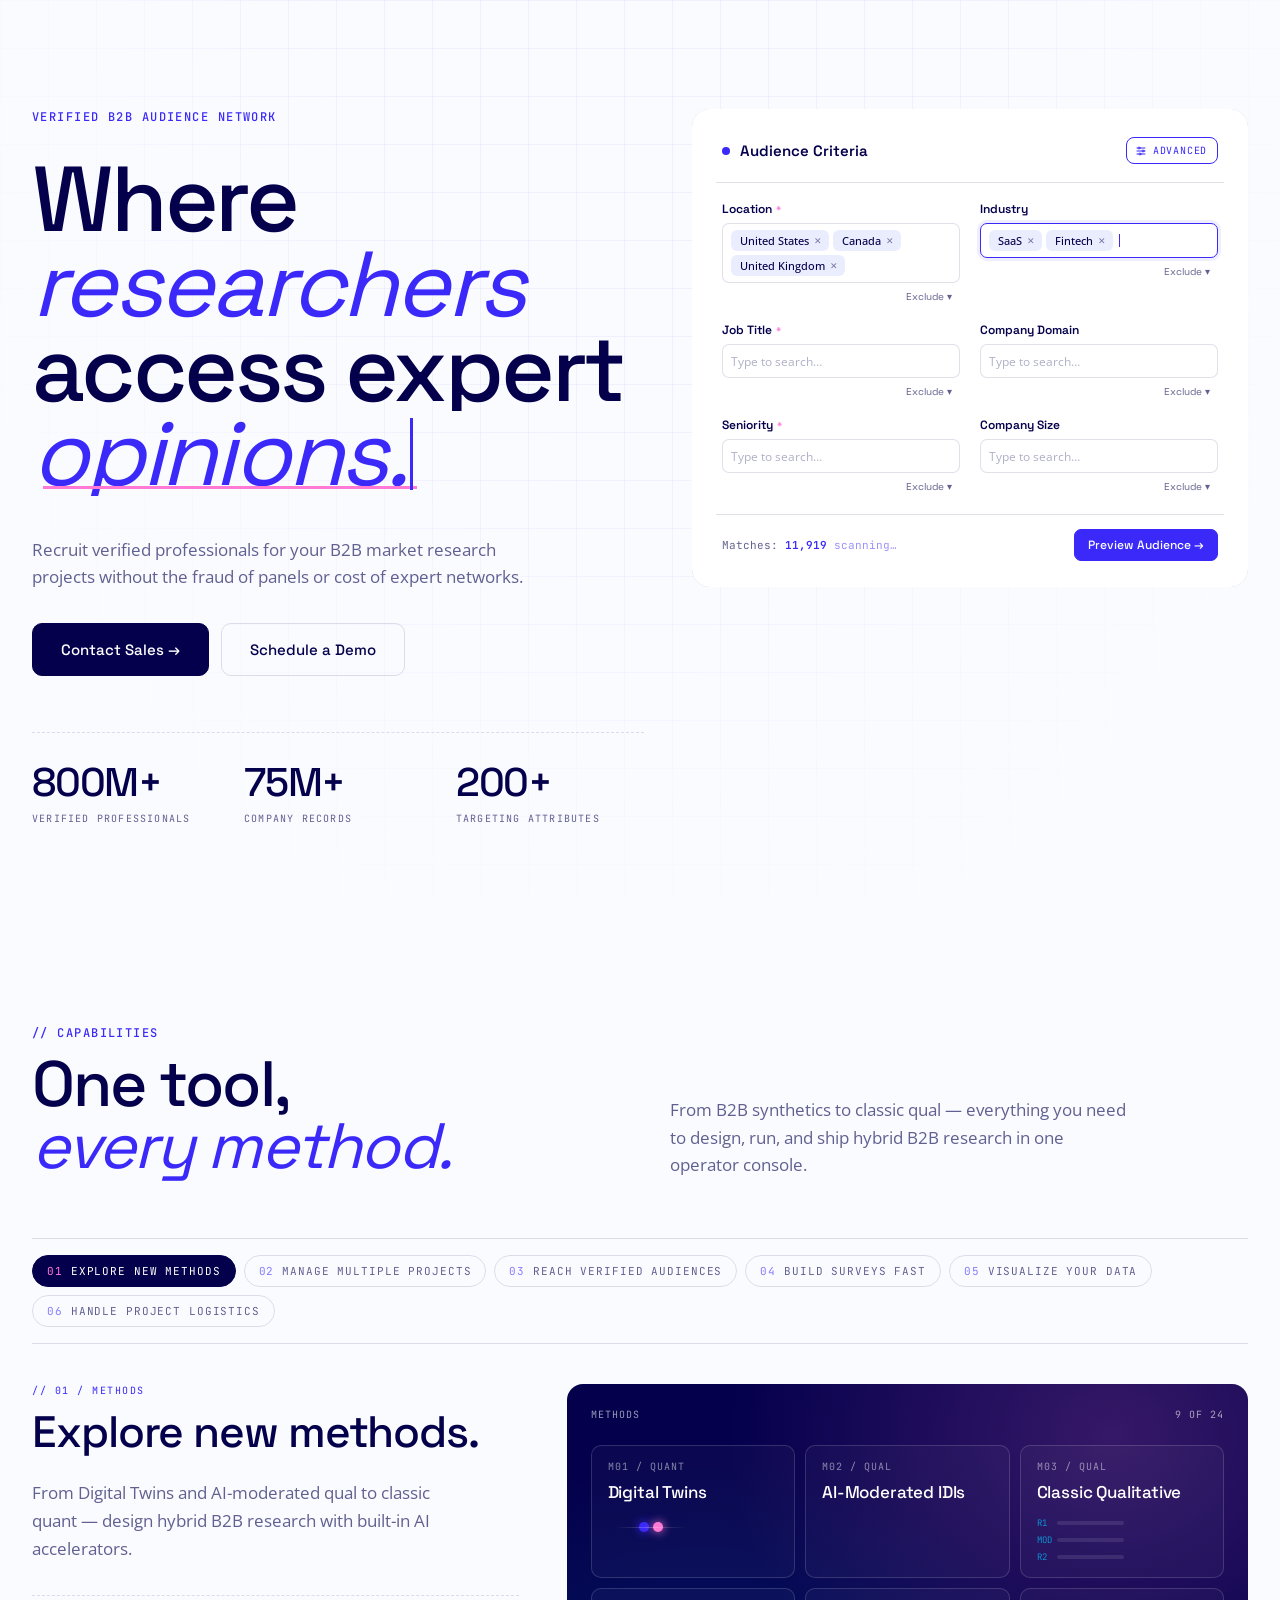
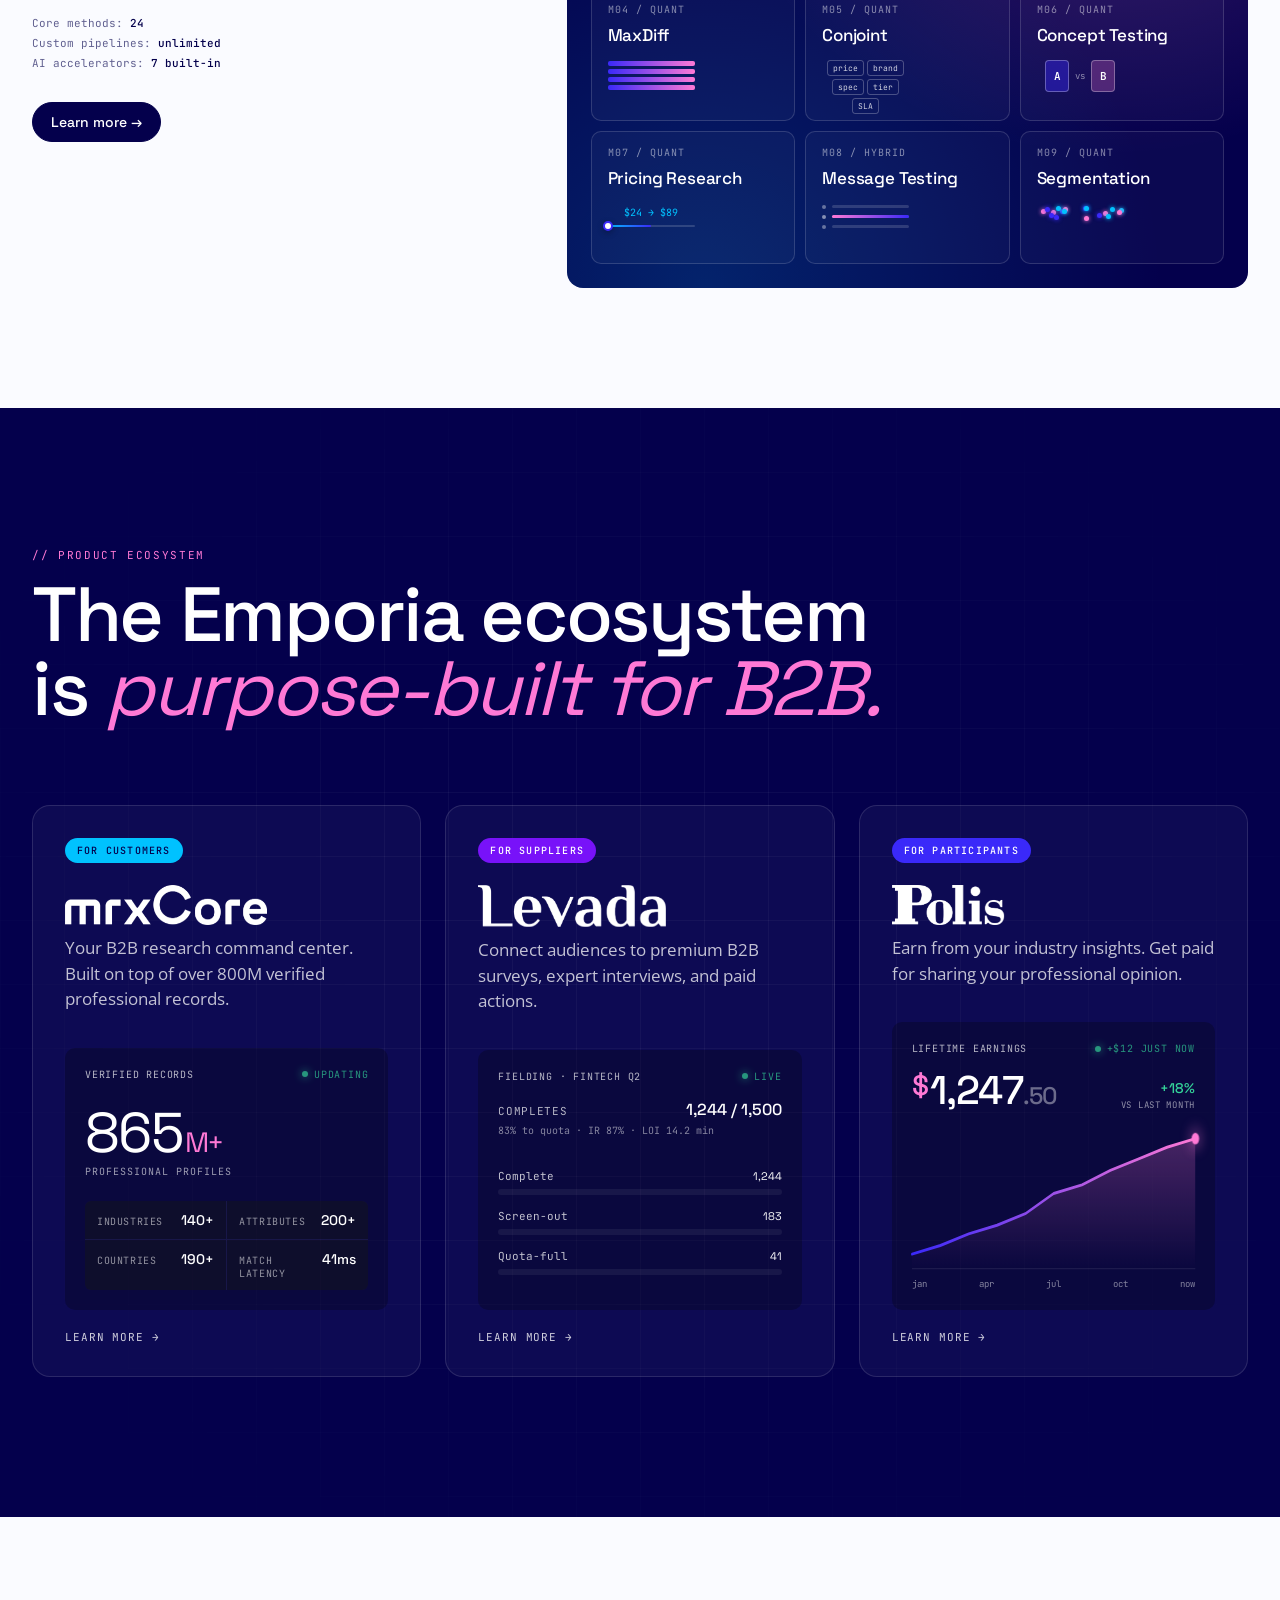
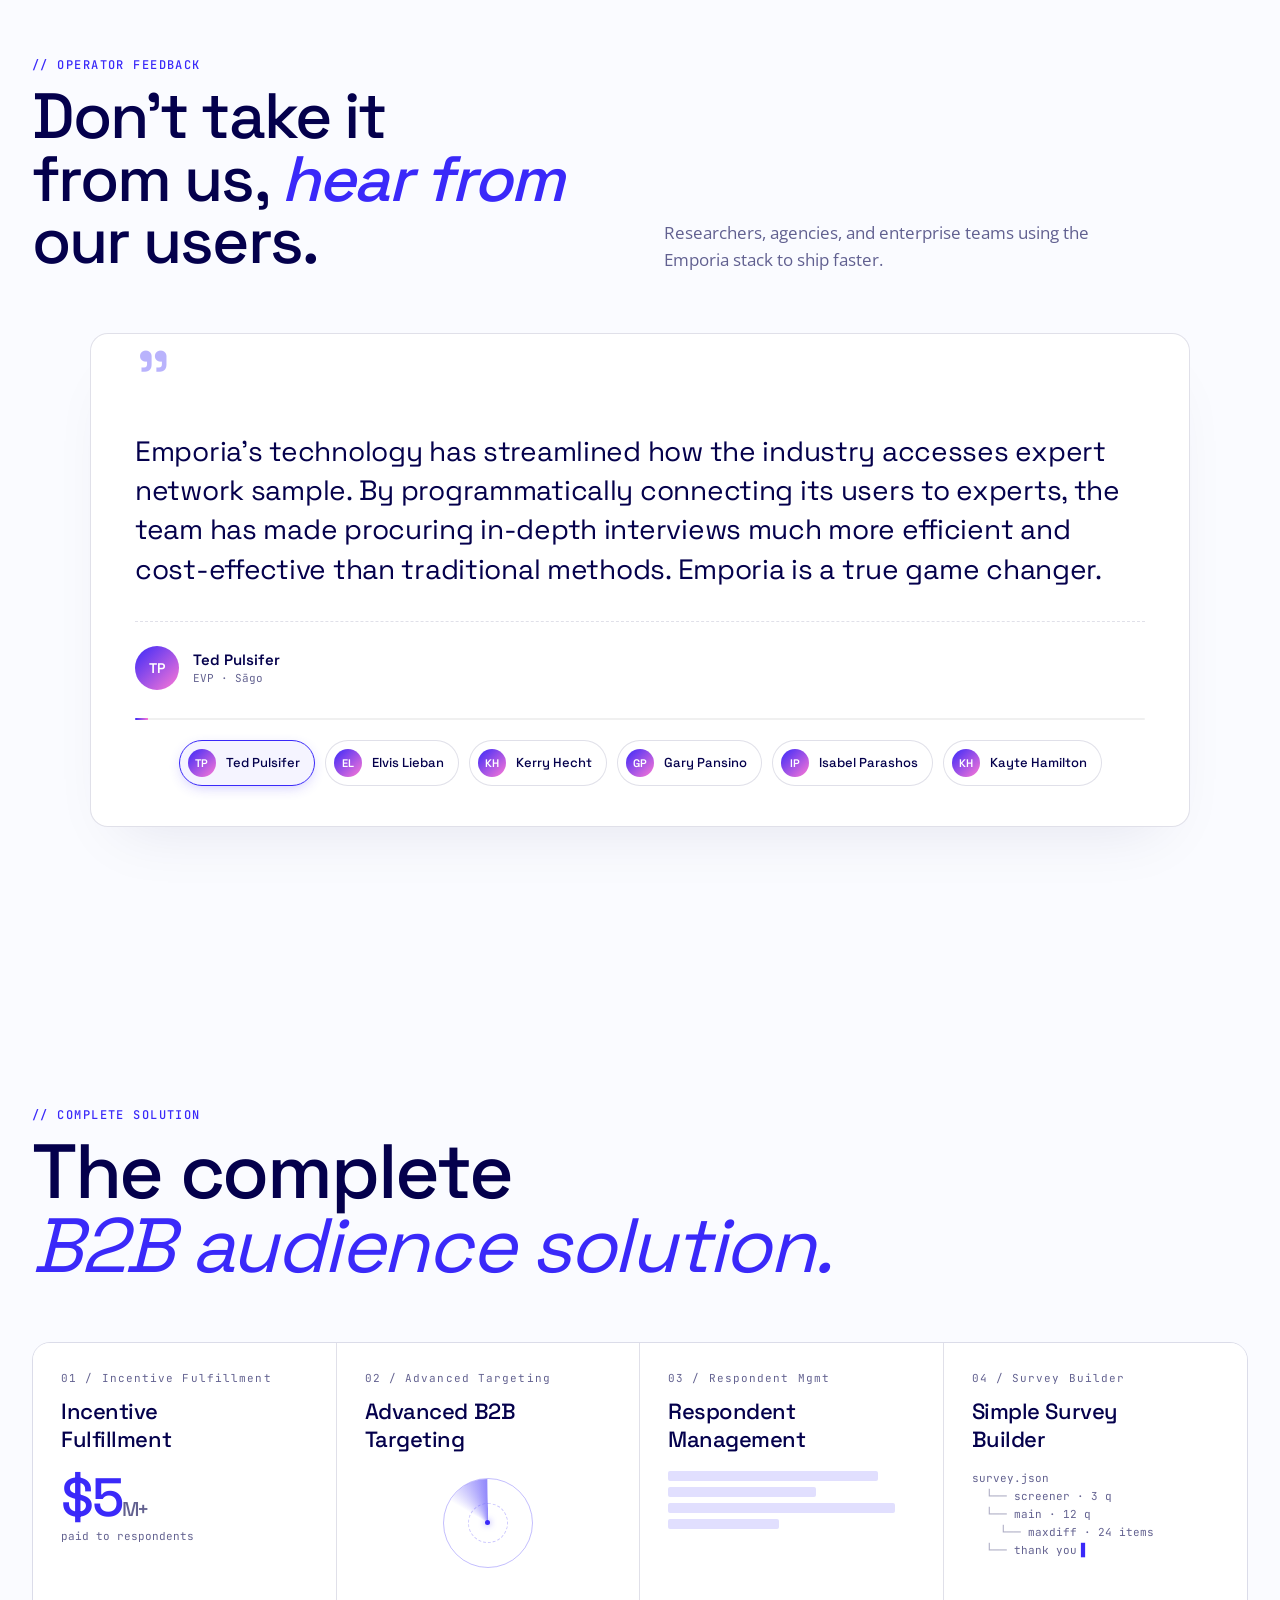
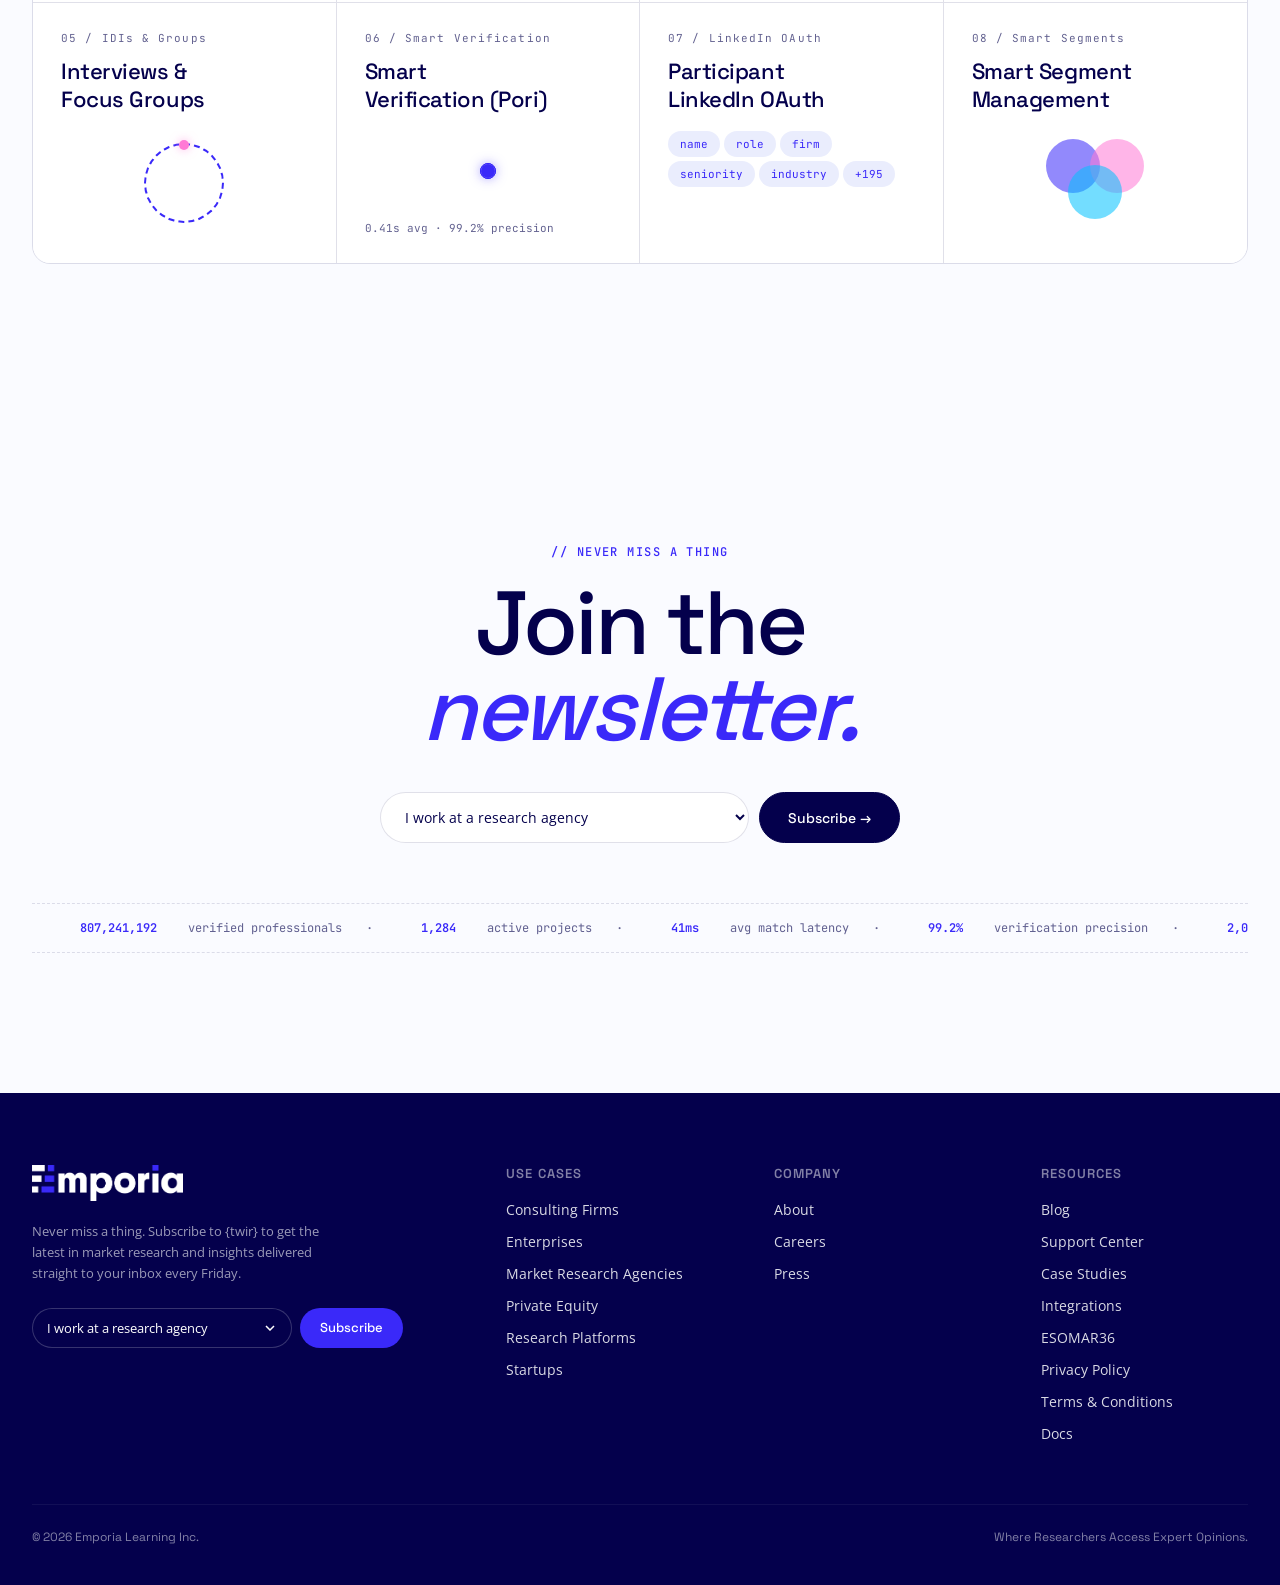
<file: Emporia Homepage - Terminal.html>
<!doctype html>
<html lang="en">
<head>
<meta charset="utf-8">
<meta name="viewport" content="width=device-width,initial-scale=1">
<title>Emporia — Terminal</title>
<link rel="preconnect" href="https://fonts.googleapis.com">
<link rel="preconnect" href="https://fonts.gstatic.com" crossorigin>
<link href="https://fonts.googleapis.com/css2?family=Space+Grotesk:wght@400;500;600;700&family=Open+Sans:wght@400;500;600&family=JetBrains+Mono:wght@400;500;700&display=swap" rel="stylesheet">
<link rel="stylesheet" href="shared.css">
<style>
body { background: #fafbff; overflow-x: hidden; }
.bg-grid { position: fixed; inset: 0; pointer-events: none; z-index: 0;
  background-image: linear-gradient(to right, rgba(58,41,249,.055) 1px, transparent 1px), linear-gradient(to bottom, rgba(58,41,249,.055) 1px, transparent 1px);
  background-size: 48px 48px;
  mask-image: radial-gradient(ellipse at center top, black 30%, transparent 80%);
  -webkit-mask-image: radial-gradient(ellipse at center top, black 30%, transparent 80%); }
.page { position: relative; z-index: 1; }
.hero { padding: 40px 32px 80px; max-width: 1440px; margin: 0 auto; position: relative; }
.hero-topbar { display: flex; justify-content: space-between; font-family: 'JetBrains Mono', monospace; font-size: 11px; color: var(--muted); letter-spacing: .1em; text-transform: uppercase; margin-bottom: 24px; padding-bottom: 16px; border-bottom: 1px dashed var(--rule); }
.live-dot { width: 8px; height: 8px; border-radius: 50%; background: #10b981; display: inline-block; margin-right: 6px; animation: pulse 1.6s infinite; }
@keyframes pulse { 0%,100% { opacity: 1; box-shadow: 0 0 0 0 rgba(16,185,129,.5); } 50% { opacity: .7; box-shadow: 0 0 0 6px rgba(16,185,129,0); } }
.hero-split { display: grid; grid-template-columns: 1.1fr 1fr; gap: 48px; align-items: start; min-height: 640px; }
.hero-left h1 { font-family: 'Space Grotesk', sans-serif; font-size: clamp(56px, 7.2vw, 104px); font-weight: 500; line-height: .92; letter-spacing: -.035em; margin: 32px 0 0; color: var(--deep-blue); }
.hero-left h1 .line { display: block; overflow: hidden; }
.hero-left h1 .line > span { display: inline-block; animation: rise 1s cubic-bezier(.16,.84,.3,1) both; }
.hero-left h1 .line:nth-child(1) > span { animation-delay: .1s; }
.hero-left h1 .line:nth-child(2) > span { animation-delay: .25s; }
.hero-left h1 .line:nth-child(3) > span { animation-delay: .4s; }
.hero-left h1 .line:nth-child(4) > span { animation-delay: .55s; }
@keyframes rise { from { transform: translateY(100%); } to { transform: translateY(0); } }
.hero-left h1 .accent { color: var(--emporia-blue); font-style: italic; font-weight: 400; }
.hero-left h1 .underline { position: relative; display: inline-block; }
.hero-left h1 .underline::after { content: ''; position: absolute; left: 0; right: 0; bottom: .12em; height: 3px; background: var(--mint-pink); transform: scaleX(0); transform-origin: left; animation: grow .8s cubic-bezier(.16,.84,.3,1) 1.1s forwards; }
@keyframes grow { to { transform: scaleX(1); } }
.hero-left h1 .kinetic { display: inline-block; position: relative; color: var(--emporia-blue); font-style: italic; font-weight: 400; vertical-align: top; }
.hero-left h1 .kinetic .kword { display: inline-block; position: relative; }
.hero-left h1 .kinetic .kword::after { content: ''; position: absolute; left: .12em; bottom: .08em; height: 3px; background: var(--mint-pink); width: calc(var(--kwidth, 100%) - .32em); transition: width .35s cubic-bezier(.2,.8,.3,1); }
.hero-left h1 .kinetic .caret { display: inline-block; width: 3px; height: .78em; background: var(--emporia-blue); vertical-align: baseline; margin-left: 4px; animation: kblink 1s steps(2) infinite; position: relative; top: .05em; }
@keyframes kblink { 50% { opacity: 0; } }
.hero-subcopy { margin-top: 40px; max-width: 520px; font-size: 17px; line-height: 1.6; color: var(--muted); opacity: 0; animation: fade-in .8s ease 1s forwards; }
@keyframes fade-in { to { opacity: 1; } }
.hero-ctas { margin-top: 32px; display: flex; gap: 12px; opacity: 0; animation: fade-in .8s ease 1.2s forwards; }
.hero-ctas .btn { border-radius: 10px; padding: 16px 28px; font-size: 15px; }
.hero-tape { margin-top: 56px; padding-top: 24px; border-top: 1px dashed var(--rule); display: grid; grid-template-columns: repeat(3,1fr); gap: 24px; opacity: 0; animation: fade-in .8s ease 1.4s forwards; }
.hero-tape-item .n { font-family: 'Space Grotesk', sans-serif; font-size: 40px; font-weight: 500; letter-spacing: -.03em; color: var(--deep-blue); }
.hero-tape-item .l { font-family: 'JetBrains Mono', monospace; font-size: 10px; text-transform: uppercase; letter-spacing: .12em; color: var(--muted); margin-top: 4px; }
/* Criteria form (replaces terminal) */
.flip-stage { perspective: 2400px; position: relative; transform-style: preserve-3d; transition: height .25s cubic-bezier(.4,0,.2,1); height: auto; }
.flip-stage.flip-back-shrink { transition: height .7s cubic-bezier(.6,0,.2,1); }
.flip-card { position: relative; width: 100%; height: 100%; transform-style: preserve-3d; transition: transform 1.2s cubic-bezier(.77,0,.175,1); transform: rotateY(0.0001deg); will-change: transform; }
.flip-card.flipped { transform: rotateY(180deg); }
.flip-face { backface-visibility: hidden; -webkit-backface-visibility: hidden; width: 100%; transform-style: preserve-3d; position: absolute; top: 0; left: 0; height: 100%; overflow: hidden; border-radius: 18px; }
.flip-face.front { visibility: visible; }
.flip-face.back { transform: rotateY(180deg) translateZ(0.01px); visibility: hidden; transition: visibility 0s linear .6s; }
.flip-face.front > .criteria { box-sizing: border-box; }
.flip-face.back > .profile-rail { height: 100%; box-sizing: border-box; }
.flip-card.flipped .flip-face.back { visibility: visible; transition: visibility 0s linear .6s; }
.flip-card.flipped .flip-face.front { visibility: hidden; transition: visibility 0s linear .6s; }
.flip-measure { position: absolute; top: 0; left: 0; right: 0; visibility: hidden; pointer-events: none; }
.criteria { background: #fff; border-radius: 18px; box-shadow: 0 30px 80px -30px rgba(4,0,76,.25), 0 0 0 1px var(--rule); padding: 24px; position: relative; overflow: hidden; }
.criteria-hdr { display: flex; justify-content: space-between; align-items: center; padding: 4px 6px 18px; border-bottom: 1px solid var(--rule); }
.criteria-hdr .t { font-family: 'Space Grotesk', sans-serif; font-weight: 600; font-size: 15px; color: var(--deep-blue); display: flex; align-items: center; gap: 10px; }
.criteria-hdr .t::before { content: ''; width: 8px; height: 8px; border-radius: 50%; background: var(--emporia-blue); animation: pulse-blue 1.6s infinite; }
@keyframes pulse-blue { 0%,100% { opacity: 1; box-shadow: 0 0 0 0 rgba(58,41,249,.5); } 50% { opacity: .7; box-shadow: 0 0 0 6px rgba(58,41,249,0); } }
.criteria-hdr .tpl { font-family: 'JetBrains Mono', monospace; font-size: 10px; padding: 6px 10px 6px 8px; border-radius: 8px; border: 1px solid var(--emporia-blue); color: var(--emporia-blue); display: flex; align-items: center; gap: 6px; text-transform: uppercase; letter-spacing: .08em; cursor: pointer; }
.criteria-hdr .tpl svg { width: 12px; height: 12px; flex-shrink: 0; }
.criteria-grid { display: grid; grid-template-columns: 1fr 1fr; gap: 16px 20px; padding: 18px 6px; }
.field .lbl { font-family: 'Space Grotesk', sans-serif; font-size: 12px; font-weight: 600; color: var(--deep-blue); margin-bottom: 6px; display: flex; align-items: center; gap: 4px; }
.field .lbl .req { color: var(--mint-pink); font-size: 10px; }
.field .input { min-height: 34px; padding: 6px 8px; border: 1px solid var(--rule); border-radius: 7px; display: flex; flex-wrap: wrap; gap: 4px; align-items: center; font-size: 12px; color: var(--muted); position: relative; transition: border-color .3s; background: #fff; }
.field.active .input { border-color: var(--emporia-blue); box-shadow: 0 0 0 3px rgba(58,41,249,.08); }
.chip { display: inline-flex; align-items: center; gap: 5px; padding: 3px 7px 3px 9px; background: var(--light-white); color: var(--deep-blue); border-radius: 6px; font-family: 'Open Sans', sans-serif; font-size: 11px; font-weight: 500; opacity: 0; transform: scale(.8) translateY(4px); animation: chip-in .35s cubic-bezier(.2,.8,.3,1.2) forwards; }
.chip .x { font-size: 9px; opacity: .5; cursor: pointer; }
@keyframes chip-in { to { opacity: 1; transform: scale(1) translateY(0); } }
.field .excl { font-family: 'Space Grotesk', sans-serif; font-size: 10px; color: var(--muted); margin-top: 4px; text-align: right; text-transform: none; cursor: pointer; display: inline-flex; align-items: center; gap: 4px; padding: 2px 7px; border-radius: 5px; border: 1px solid transparent; transition: all .3s; float: right; }
.field .excl.on { color: #fff; background: var(--mint-pink); border-color: var(--mint-pink); box-shadow: 0 0 0 3px rgba(255,121,213,.18); }
.field .excl.on::before { content: '−'; font-weight: 700; margin-right: 2px; }
.caret-in { display: inline-block; width: 1px; height: 13px; background: var(--emporia-blue); animation: blink 1s steps(2) infinite; margin-left: 2px; }
.criteria-cta { display: flex; justify-content: space-between; align-items: center; padding: 14px 6px 2px; border-top: 1px solid var(--rule); font-size: 12px; }
.criteria-cta .count { font-family: 'JetBrains Mono', monospace; color: var(--muted); font-size: 11px; }
.criteria-cta .count b { color: var(--emporia-blue); font-weight: 600; }
.criteria-cta .actions { display: flex; gap: 8px; }
.mini-btn { padding: 7px 13px; border-radius: 7px; border: 1px solid var(--rule); font-family: 'Space Grotesk', sans-serif; font-size: 12px; font-weight: 500; color: var(--deep-blue); background: #fff; display: flex; align-items: center; gap: 5px; cursor: pointer; }
.mini-btn.primary { background: var(--emporia-blue); color: #fff; border-color: var(--emporia-blue); transition: transform .2s, box-shadow .2s; }
.mini-btn.primary.pulse { animation: btn-pulse 1.4s cubic-bezier(.2,.7,.2,1) 2; }
@keyframes btn-pulse { 0%,100% { transform: scale(1); box-shadow: 0 0 0 0 rgba(58,41,249,.5); } 50% { transform: scale(1.06); box-shadow: 0 0 0 10px rgba(58,41,249,0); } }
/* Profile rail — now on card BACK */
.profile-rail { background: var(--deep-blue); border-radius: 18px; padding: 24px 24px 52px; color: #fff; position: relative; overflow: hidden; box-shadow: 0 30px 80px -30px rgba(4,0,76,.45), 0 0 0 1px rgba(255,255,255,.05); display: flex; flex-direction: column; box-sizing: border-box; height: 100%; }
.profile-stream { display: flex; flex-direction: column; gap: 8px; flex: 1; overflow: hidden; }
.profile-footer { position: absolute; bottom: 0; left: 0; right: 0; padding: 12px 24px; display: flex; justify-content: space-between; align-items: center; font-family: 'JetBrains Mono', monospace; font-size: 10px; text-transform: uppercase; letter-spacing: .1em; opacity: .65; z-index: 2; border-top: 1px solid rgba(255,255,255,.08); background: linear-gradient(to top, rgba(4,0,76,.95), rgba(4,0,76,.6)); }
.profile-footer a { cursor: pointer; color: #fff; text-decoration: none; opacity: .85; }
.profile-footer a:hover { opacity: 1; }
.profile-footer .qs-val { color: #00C2FF; }
.profile-rail::before { content: ''; position: absolute; inset: 0; background: radial-gradient(ellipse at top right, rgba(58,41,249,.5), transparent 50%), radial-gradient(ellipse at bottom left, rgba(255,121,213,.2), transparent 60%); pointer-events: none; }
.profile-rail-hdr { display: flex; justify-content: space-between; align-items: center; font-family: 'JetBrains Mono', monospace; font-size: 10px; text-transform: uppercase; letter-spacing: .12em; margin-bottom: 12px; position: relative; z-index: 1; }
.profile-rail-hdr .l { opacity: .55; }
.profile-rail-hdr .r { color: #00C2FF; display: flex; align-items: center; gap: 5px; }
.profile-rail-hdr .r::before { content: ''; width: 6px; height: 6px; border-radius: 50%; background: #00C2FF; box-shadow: 0 0 6px #00C2FF; animation: blip 1.2s infinite; }
@keyframes blip { 50% { opacity: .4; } }
.prof { background: rgba(255,255,255,.06); border: 1px solid rgba(255,255,255,.12); border-radius: 10px; padding: 10px 12px; display: grid; grid-template-columns: 30px 1fr auto; gap: 10px; align-items: center; opacity: 0; transform: translateY(14px); animation: prof-in .5s cubic-bezier(.16,.84,.3,1) forwards; position: relative; overflow: hidden; }
.prof.exit { animation: prof-out .35s cubic-bezier(.5,0,.8,.3) forwards; }
@keyframes prof-out { to { opacity: 0; transform: translateY(-10px) scale(.95); max-height: 0; padding-top: 0; padding-bottom: 0; margin-top: -8px; border-width: 0; } }
.prof::after { content: ''; position: absolute; top: 0; left: -80%; width: 60%; height: 100%; background: linear-gradient(90deg, transparent, rgba(0,194,255,.12), transparent); animation: scan 3.2s linear infinite; }
@keyframes scan { to { left: 140%; } }
@keyframes prof-in { to { opacity: 1; transform: translateY(0); } }
.prof-avatar { width: 30px; height: 30px; border-radius: 50%; background: linear-gradient(135deg, var(--emporia-blue), var(--mint-pink)); display: flex; align-items: center; justify-content: center; color: #fff; font-weight: 600; font-size: 11px; font-family: 'Space Grotesk', sans-serif; }
.prof-body .name { color: #fff; font-size: 12px; font-weight: 600; font-family: 'Space Grotesk', sans-serif; }
.prof-body .role { color: rgba(255,255,255,.6); font-size: 10px; margin-top: 2px; }
.prof-badge { font-size: 9px; background: rgba(0,194,255,.15); color: #00C2FF; padding: 3px 7px; border-radius: 999px; font-family: 'JetBrains Mono', monospace; text-transform: uppercase; letter-spacing: .08em; border: 1px solid rgba(0,194,255,.3); display: flex; align-items: center; gap: 4px; }
.prof-badge::before { content: ''; width: 5px; height: 5px; border-radius: 50%; background: #00C2FF; }
.cap-section { padding: 120px 32px; max-width: 1440px; margin: 0 auto; }
.cap-head { display: grid; grid-template-columns: 1fr 1fr; gap: 60px; align-items: end; margin-bottom: 60px; }
.cap-head h2 { font-family: 'Space Grotesk', sans-serif; font-size: clamp(40px, 5vw, 72px); line-height: .98; letter-spacing: -.03em; margin: 12px 0 0; color: var(--deep-blue); font-weight: 500; }
.cap-head h2 .italic { font-style: italic; color: var(--emporia-blue); font-weight: 400; }
.cap-tabs { display: flex; flex-wrap: wrap; gap: 8px; margin-bottom: 40px; border-top: 1px solid var(--rule); border-bottom: 1px solid var(--rule); padding: 16px 0; }
.cap-tab { font-family: 'JetBrains Mono', monospace; font-size: 11px; padding: 8px 14px; border-radius: 999px; background: transparent; border: 1px solid var(--rule); cursor: pointer; text-transform: uppercase; letter-spacing: .08em; color: var(--muted); transition: all .2s; display: flex; align-items: center; gap: 8px; }
.cap-tab .idx { color: var(--emporia-blue); opacity: .6; }
.cap-tab.active { background: var(--deep-blue); color: #fff; border-color: var(--deep-blue); }
.cap-tab.active .idx { color: var(--mint-pink); opacity: 1; }
.cap-tab:hover:not(.active) { border-color: var(--emporia-blue); color: var(--deep-blue); }
.cap-display { display: grid; grid-template-columns: 1fr 1.4fr; gap: 48px; min-height: 440px; align-items: start; }
.cap-copy .cap-caption { font-family: 'JetBrains Mono', monospace; font-size: 10px; text-transform: uppercase; letter-spacing: .15em; color: var(--emporia-blue); }
.cap-copy h3 { font-family: 'Space Grotesk', sans-serif; font-size: 44px; font-weight: 500; letter-spacing: -.025em; line-height: 1.05; margin: 12px 0 24px; color: var(--deep-blue); }
.cap-copy p { font-size: 17px; line-height: 1.65; color: var(--muted); margin: 0 0 32px; max-width: 440px; }
.cap-meta { font-family: 'JetBrains Mono', monospace; font-size: 11px; color: var(--muted); display: grid; gap: 6px; padding-top: 20px; border-top: 1px dashed var(--rule); }
.cap-meta b { color: var(--deep-blue); font-weight: 500; }
.cap-visual { background: var(--deep-blue); border-radius: 16px; min-height: 440px; padding: 24px; position: relative; overflow: hidden; color: #fff; font-family: 'JetBrains Mono', monospace; }
.cap-visual::before { content: ''; position: absolute; inset: 0; background: radial-gradient(ellipse at 80% 10%, rgba(255,121,213,.2), transparent 50%), radial-gradient(ellipse at 20% 100%, rgba(0,194,255,.18), transparent 60%); pointer-events: none; }
.cap-panel { position: relative; z-index: 1; opacity: 0; transform: translateY(10px); transition: opacity .5s, transform .5s; display: none; }
.cap-panel.active { opacity: 1; transform: translateY(0); display: block; }
.method-grid { display: grid; grid-template-columns: repeat(3,1fr); gap: 10px; margin-top: 24px; }
.method { border: 1px solid rgba(255,255,255,.15); border-radius: 10px; padding: 14px 16px 16px; background: rgba(255,255,255,.03); transition: all .3s; position: relative; overflow: hidden; }
.method:hover { background: rgba(58,41,249,.22); border-color: var(--emporia-blue); transform: translateY(-3px); }
.method .k { font-size: 10px; opacity: .5; text-transform: uppercase; letter-spacing: .1em; font-family: 'JetBrains Mono', monospace; }
.method .n { font-family: 'Space Grotesk', sans-serif; font-size: 17px; font-weight: 500; margin-top: 8px; color: #fff; letter-spacing: -.01em; }
.method .viz { margin-top: 14px; height: 44px; position: relative; }
/* M01 Digital Twins — two orbiting dots */
.mviz-twin { display: flex; align-items: center; justify-content: center; height: 100%; gap: 4px; position: relative; }
.mviz-twin::before { content: ''; position: absolute; top: 50%; left: 10%; right: 10%; height: 1px; background: linear-gradient(90deg, transparent, rgba(255,255,255,.25), transparent); }
.mviz-twin .t { width: 10px; height: 10px; border-radius: 50%; background: var(--emporia-blue); box-shadow: 0 0 10px var(--emporia-blue); animation: twin-orbit 2.4s ease-in-out infinite; }
.mviz-twin .t.b { background: var(--mint-pink); box-shadow: 0 0 10px var(--mint-pink); animation-delay: -1.2s; }
@keyframes twin-orbit { 0%,100% { transform: translateX(-40px); } 50% { transform: translateX(40px); } }
/* M02 AI-Moderated IDIs — voice bars */
.mviz-voice { display: flex; align-items: center; justify-content: center; gap: 3px; height: 100%; }
.mviz-voice i { display: block; width: 3px; background: linear-gradient(to top, var(--emporia-blue), var(--soft-sky)); border-radius: 2px; animation: voice-pulse 1.1s ease-in-out infinite; }
.mviz-voice i:nth-child(1) { animation-delay: 0s; }
.mviz-voice i:nth-child(2) { animation-delay: .1s; }
.mviz-voice i:nth-child(3) { animation-delay: .2s; }
.mviz-voice i:nth-child(4) { animation-delay: .3s; }
.mviz-voice i:nth-child(5) { animation-delay: .25s; }
.mviz-voice i:nth-child(6) { animation-delay: .15s; }
.mviz-voice i:nth-child(7) { animation-delay: .05s; }
.mviz-voice i:nth-child(8) { animation-delay: .2s; }
.mviz-voice i:nth-child(9) { animation-delay: .1s; }
@keyframes voice-pulse { 0%,100% { height: 8px; } 50% { height: 36px; } }
/* M03 Classic Qual — transcript typing */
.mviz-qual { height: 100%; display: flex; flex-direction: column; justify-content: center; gap: 5px; font-family: 'JetBrains Mono', monospace; font-size: 9px; }
.mviz-qual .ln { display: flex; gap: 6px; align-items: center; opacity: .7; }
.mviz-qual .ln .sp { color: var(--soft-sky); width: 14px; flex-shrink: 0; }
.mviz-qual .ln .bar { flex: 1; height: 4px; background: rgba(255,255,255,.14); border-radius: 2px; position: relative; overflow: hidden; }
.mviz-qual .ln .bar::after { content: ''; position: absolute; left: 0; top: 0; bottom: 0; background: rgba(255,255,255,.5); animation: qual-type 3s ease-in-out infinite; width: 0%; }
.mviz-qual .ln:nth-child(1) .bar::after { animation-delay: 0s; }
.mviz-qual .ln:nth-child(2) .bar::after { animation-delay: 1s; }
.mviz-qual .ln:nth-child(3) .bar::after { animation-delay: 2s; }
@keyframes qual-type { 0%,20% { width: 0%; } 35%,80% { width: 85%; } 95%,100% { width: 85%; opacity: 0; } }
/* M04 MaxDiff — reordering bars */
.mviz-max { display: flex; flex-direction: column; gap: 3px; justify-content: center; height: 100%; }
.mviz-max .r { height: 5px; background: linear-gradient(90deg, var(--emporia-blue), var(--mint-pink)); border-radius: 2px; transform-origin: left; animation: max-reorder 3s ease-in-out infinite; }
.mviz-max .r:nth-child(1) { animation-delay: 0s; }
.mviz-max .r:nth-child(2) { animation-delay: .3s; }
.mviz-max .r:nth-child(3) { animation-delay: .6s; }
.mviz-max .r:nth-child(4) { animation-delay: .9s; }
@keyframes max-reorder { 0%,100% { width: 30%; } 25% { width: 85%; } 50% { width: 55%; } 75% { width: 70%; } }
/* M05 Conjoint — shuffling feature chips */
.mviz-conj { display: flex; flex-wrap: wrap; gap: 3px; align-content: center; justify-content: center; height: 100%; }
.mviz-conj .c { font-family: 'JetBrains Mono', monospace; font-size: 8px; padding: 2px 5px; border: 1px solid rgba(255,255,255,.25); border-radius: 3px; color: rgba(255,255,255,.8); animation: conj-glow 2.4s ease-in-out infinite; }
.mviz-conj .c:nth-child(1) { animation-delay: 0s; }
.mviz-conj .c:nth-child(2) { animation-delay: .4s; }
.mviz-conj .c:nth-child(3) { animation-delay: .8s; }
.mviz-conj .c:nth-child(4) { animation-delay: 1.2s; }
.mviz-conj .c:nth-child(5) { animation-delay: 1.6s; }
@keyframes conj-glow { 0%,100% { border-color: rgba(255,255,255,.2); color: rgba(255,255,255,.7); } 50% { border-color: var(--mint-pink); color: var(--mint-pink); box-shadow: 0 0 8px rgba(255,121,213,.4); } }
/* M06 Concept Testing — A/B flip */
.mviz-ab { display: flex; gap: 6px; align-items: center; justify-content: center; height: 100%; }
.mviz-ab .card { width: 24px; height: 32px; border-radius: 4px; border: 1px solid rgba(255,255,255,.3); display: flex; align-items: center; justify-content: center; font-family: 'JetBrains Mono', monospace; font-size: 11px; font-weight: 600; color: #fff; animation: ab-flip 3s ease-in-out infinite; }
.mviz-ab .card.a { background: rgba(58,41,249,.4); }
.mviz-ab .card.b { background: rgba(255,121,213,.25); animation-delay: 1.5s; }
.mviz-ab .vs { font-family: 'JetBrains Mono', monospace; font-size: 9px; opacity: .5; }
@keyframes ab-flip { 0%,40%,100% { transform: rotateY(0deg); } 20% { transform: rotateY(180deg); } }
/* M07 Pricing Research — slider */
.mviz-price { height: 100%; display: flex; flex-direction: column; justify-content: center; gap: 6px; position: relative; }
.mviz-price .track { height: 2px; background: rgba(255,255,255,.15); border-radius: 2px; position: relative; }
.mviz-price .track::before { content: ''; position: absolute; left: 0; top: 0; bottom: 0; width: 50%; background: linear-gradient(90deg, var(--soft-sky), var(--emporia-blue)); border-radius: 2px; animation: price-fill 3.5s ease-in-out infinite; }
.mviz-price .knob { position: absolute; top: 50%; width: 10px; height: 10px; border-radius: 50%; background: #fff; border: 2px solid var(--emporia-blue); transform: translate(-50%,-50%); animation: price-knob 3.5s ease-in-out infinite; box-shadow: 0 2px 6px rgba(0,0,0,.3); }
.mviz-price .val { font-family: 'JetBrains Mono', monospace; font-size: 10px; color: var(--soft-sky); text-align: center; animation: price-val 3.5s ease-in-out infinite; }
@keyframes price-fill { 0%,100% { width: 28%; } 50% { width: 78%; } }
@keyframes price-knob { 0%,100% { left: 28%; } 50% { left: 78%; } }
@keyframes price-val { 0%,100% { content: '$24'; } 50% { content: '$89'; } }
/* M08 Message Testing — underline swap */
.mviz-msg { height: 100%; display: flex; flex-direction: column; justify-content: center; gap: 6px; font-family: 'JetBrains Mono', monospace; font-size: 9px; }
.mviz-msg .ln { display: flex; align-items: center; gap: 6px; position: relative; opacity: .75; }
.mviz-msg .ln .dt { width: 4px; height: 4px; border-radius: 50%; background: rgba(255,255,255,.5); }
.mviz-msg .ln .tx { flex: 1; height: 3px; background: rgba(255,255,255,.2); border-radius: 2px; position: relative; }
.mviz-msg .ln.on { opacity: 1; }
.mviz-msg .ln.on .tx::after { content: ''; position: absolute; left: 0; right: 0; top: 0; bottom: 0; background: linear-gradient(90deg, var(--mint-pink), var(--emporia-blue)); border-radius: 2px; animation: msg-reveal 2s ease-out infinite; }
@keyframes msg-reveal { 0% { transform: scaleX(0); transform-origin: left; } 60%,100% { transform: scaleX(1); transform-origin: left; } }
/* M09 Segmentation — clustering points */
.mviz-seg { height: 100%; position: relative; }
.mviz-seg .pt { position: absolute; width: 5px; height: 5px; border-radius: 50%; animation: seg-cluster 4s ease-in-out infinite; }
.mviz-seg .pt.g1 { background: var(--emporia-blue); box-shadow: 0 0 4px var(--emporia-blue); }
.mviz-seg .pt.g2 { background: var(--mint-pink); box-shadow: 0 0 4px var(--mint-pink); }
.mviz-seg .pt.g3 { background: var(--soft-sky); box-shadow: 0 0 4px var(--soft-sky); }
@keyframes seg-cluster { 0%,100% { transform: translate(0,0); } 45%,55% { transform: translate(var(--tx,0), var(--ty,0)); } }
.dash-head { display: grid; grid-template-columns: 2fr 1fr 1.2fr 80px 80px; gap: 12px; font-family: 'JetBrains Mono', monospace; font-size: 10px; text-transform: uppercase; letter-spacing: .08em; opacity: .5; padding-bottom: 12px; border-bottom: 1px solid rgba(255,255,255,.1); }
.dash-head > div:nth-child(4), .dash-head > div:nth-child(5) { text-align: right; }
.dash-row { display: grid; grid-template-columns: 2fr 1fr 1.2fr 80px 80px; gap: 12px; padding: 14px 0 12px; border-bottom: 1px solid rgba(255,255,255,.06); font-size: 12px; align-items: center; position: relative; opacity: 0; transform: translateY(8px); transition: background .25s; }
.dash-row::before { content: ''; position: absolute; left: -16px; top: 50%; width: 2px; height: 0; background: var(--emporia-blue); border-radius: 2px; transform: translateY(-50%); transition: height .25s; }
.dash-row:hover { background: rgba(58,41,249,.08); }
.dash-row:hover::before { height: 70%; }
.cap-panel.active .dash-row { animation: row-in .5s cubic-bezier(.2,.8,.3,1) forwards; }
.cap-panel.active .dash-row:nth-child(3) { animation-delay: .05s; }
.cap-panel.active .dash-row:nth-child(4) { animation-delay: .1s; }
.cap-panel.active .dash-row:nth-child(5) { animation-delay: .15s; }
.cap-panel.active .dash-row:nth-child(6) { animation-delay: .2s; }
.cap-panel.active .dash-row:nth-child(7) { animation-delay: .25s; }
.cap-panel.active .dash-row:nth-child(8) { animation-delay: .3s; }
@keyframes row-in { to { opacity: 1; transform: translateY(0); } }
.pill { display: inline-block; padding: 3px 10px; border-radius: 999px; font-size: 10px; text-transform: uppercase; letter-spacing: .08em; }
.pill.running { background: rgba(16,185,129,.15); color: #34d399; border: 1px solid rgba(16,185,129,.3); position: relative; padding-left: 16px; }
.pill.running::before { content: ''; position: absolute; left: 6px; top: 50%; transform: translateY(-50%); width: 5px; height: 5px; border-radius: 50%; background: #34d399; box-shadow: 0 0 6px #34d399; animation: pill-blink 1.4s ease-in-out infinite; }
@keyframes pill-blink { 0%,100% { opacity: 1; } 50% { opacity: .4; } }
.pill.draft { background: rgba(139,138,255,.15); color: var(--mint-blue); border: 1px solid rgba(139,138,255,.3); }
.pill.done { background: rgba(255,121,213,.15); color: var(--mint-pink); border: 1px solid rgba(255,121,213,.3); }
.dash-num { font-family: 'Space Grotesk', sans-serif; font-weight: 500; font-size: 15px; color: #fff; }
.dash-n-cell { text-align: right; }
.dash-prog { width: 54px; height: 2px; background: rgba(255,255,255,.1); border-radius: 2px; overflow: hidden; margin-left: auto; margin-top: 4px; }
.dash-prog > i { display: block; height: 100%; background: linear-gradient(90deg, var(--emporia-blue), var(--soft-sky)); border-radius: 2px; width: 0; transition: width 1.2s cubic-bezier(.2,.8,.3,1); }
.cap-panel.active .dash-prog > i { width: var(--p, 0%); transition-delay: .35s; }
.projects-head { display: flex; justify-content: space-between; align-items: center; font-size: 10px; opacity: .6; letter-spacing: .1em; text-transform: uppercase; margin-bottom: 16px; font-family: 'JetBrains Mono', monospace; }
.projects-head .hbeat { display: inline-flex; align-items: center; gap: 6px; }
.projects-head .hbeat::before { content: ''; width: 6px; height: 6px; border-radius: 50%; background: var(--mint-pink); box-shadow: 0 0 6px var(--mint-pink); animation: hbeat 1.6s ease-in-out infinite; }
@keyframes hbeat { 0%,100% { transform: scale(1); opacity: 1; } 50% { transform: scale(1.35); opacity: .55; } }
.audience-map { margin-top: 20px; position: relative; height: 320px; border-radius: 12px; }
.audience-nodes { position: absolute; inset: 0; }
.audience-node { position: absolute; width: 6px; height: 6px; border-radius: 50%; animation: twinkle 2s ease-in-out infinite; }
/* Radar sweep — masked to a circle so the beam fades smoothly instead of clipping at map edges */
.audience-sweep { position: absolute; top: 50%; left: 50%; width: 460px; height: 460px; transform: translate(-50%,-50%); pointer-events: none; border-radius: 50%; overflow: hidden; -webkit-mask: radial-gradient(circle at center, black 55%, transparent 75%); mask: radial-gradient(circle at center, black 55%, transparent 75%); }
.audience-sweep::before { content: ''; position: absolute; top: 50%; left: 50%; width: 100%; height: 100%; background: conic-gradient(from 0deg, transparent 0deg, rgba(0,194,255,.22) 20deg, transparent 40deg); transform-origin: center; animation: sweep-rot 6s linear infinite; border-radius: 50%; }
.cap-panel.active .audience-sweep::before { animation: sweep-rot 6s linear infinite; }
@keyframes sweep-rot { from { transform: translate(-50%,-50%) rotate(0deg); } to { transform: translate(-50%,-50%) rotate(360deg); } }
/* Concentric rings */
.audience-rings { position: absolute; top: 50%; left: 50%; transform: translate(-50%,-50%); pointer-events: none; }
.audience-rings span { position: absolute; top: 50%; left: 50%; border-radius: 50%; border: 1px solid rgba(255,255,255,.08); transform: translate(-50%,-50%); }
.audience-rings span:nth-child(1) { width: 220px; height: 220px; }
.audience-rings span:nth-child(2) { width: 300px; height: 300px; }
.audience-rings span:nth-child(3) { width: 380px; height: 380px; border-color: rgba(255,255,255,.04); }
@keyframes twinkle { 0%,100% { transform: scale(1); opacity: .8; } 50% { transform: scale(1.6); opacity: 1; } }
.audience-hub { position: absolute; top: 50%; left: 50%; transform: translate(-50%, -50%); width: 140px; height: 140px; border-radius: 50%; border: 1px solid rgba(255,255,255,.18); background: radial-gradient(circle, rgba(58,41,249,.4), transparent); }
.audience-hub::before, .audience-hub::after { content: ''; position: absolute; inset: -40px; border-radius: 50%; border: 1px solid rgba(255,255,255,.1); animation: ring-spin 10s linear infinite; }
.audience-hub::after { inset: -80px; animation-duration: 14s; animation-direction: reverse; }
/* Pulsing verified seal in hub center */
.audience-hub-seal { position: absolute; bottom: 14px; left: 50%; transform: translateX(-50%); width: 22px; height: 22px; border-radius: 50%; background: var(--soft-sky); display: flex; align-items: center; justify-content: center; color: var(--deep-blue); font-size: 12px; font-weight: 700; box-shadow: 0 0 14px rgba(0,194,255,.6); animation: seal-pulse 2s ease-in-out infinite; z-index: 2; }
@keyframes seal-pulse { 0%,100% { box-shadow: 0 0 14px rgba(0,194,255,.55); } 50% { box-shadow: 0 0 24px rgba(0,194,255,.95); } }
/* Spotlit match pins (emanating from hub) */
.audience-pins { position: absolute; inset: 0; pointer-events: none; }
.audience-pin { position: absolute; font-family: 'JetBrains Mono', monospace; font-size: 10px; color: #fff; background: rgba(4,0,76,.85); border: 1px solid rgba(0,194,255,.5); padding: 5px 9px; border-radius: 6px; backdrop-filter: blur(8px); white-space: nowrap; opacity: 0; animation: pin-rev 8s ease-in-out infinite; display: flex; align-items: center; gap: 6px; }
.audience-pin::before { content: ''; width: 5px; height: 5px; border-radius: 50%; background: var(--soft-sky); box-shadow: 0 0 6px var(--soft-sky); }
@keyframes pin-rev { 0%,8% { opacity: 0; transform: scale(.85); } 15%,80% { opacity: 1; transform: scale(1); } 92%,100% { opacity: 0; transform: scale(.85); } }
.audience-connector { position: absolute; top: 50%; left: 50%; height: 1px; background: linear-gradient(90deg, rgba(0,194,255,.7), rgba(0,194,255,0)); transform-origin: left center; pointer-events: none; opacity: 0; animation: conn-draw 8s ease-in-out infinite; }
@keyframes conn-draw { 0%,8% { opacity: 0; transform-origin: left center; clip-path: inset(0 100% 0 0); } 15% { opacity: 1; clip-path: inset(0 0 0 0); } 80% { opacity: 1; clip-path: inset(0 0 0 0); } 92%,100% { opacity: 0; clip-path: inset(0 0 0 100%); } }
/* Live counter */
.audience-live-count { position: absolute; top: 14px; left: 14px; font-family: 'JetBrains Mono', monospace; font-size: 10px; letter-spacing: .08em; text-transform: uppercase; color: rgba(255,255,255,.6); display: flex; align-items: center; gap: 8px; z-index: 3; }
.audience-live-count b { color: #fff; font-weight: 500; font-family: 'Space Grotesk', sans-serif; font-size: 13px; letter-spacing: 0; }
.audience-live-count .dlt { color: var(--soft-sky); opacity: 0; transform: translateY(4px); animation: dlt-rise 3s ease-out infinite; }
@keyframes dlt-rise { 0% { opacity: 0; transform: translateY(6px); } 30% { opacity: 1; transform: translateY(0); } 70% { opacity: 1; transform: translateY(-6px); } 100% { opacity: 0; transform: translateY(-10px); } }
/* Enhanced stat cards */
.aud-stat { padding: 14px; background: rgba(255,255,255,.04); border-radius: 8px; border: 1px solid rgba(255,255,255,.08); position: relative; overflow: hidden; }
.aud-stat .k { opacity: .5; font-size: 10px; text-transform: uppercase; letter-spacing: .08em; font-family: 'JetBrains Mono', monospace; }
.aud-stat .v { font-family: 'Space Grotesk', sans-serif; font-size: 22px; margin-top: 6px; font-weight: 500; letter-spacing: -.02em; }
.aud-stat .mini { margin-top: 8px; }
.aud-stat .chip-row { display: flex; flex-wrap: wrap; gap: 3px; }
.aud-stat .chip-row span { font-family: 'JetBrains Mono', monospace; font-size: 8px; padding: 1px 5px; border: 1px solid rgba(255,255,255,.15); border-radius: 3px; opacity: .7; }
.aud-stat .spark { display: flex; align-items: flex-end; gap: 2px; height: 16px; }
.aud-stat .spark i { flex: 1; background: linear-gradient(to top, var(--emporia-blue), var(--soft-sky)); border-radius: 1px; opacity: .7; }
.aud-stat .linkedin-badge { display: inline-flex; align-items: center; gap: 4px; font-family: 'JetBrains Mono', monospace; font-size: 9px; color: var(--soft-sky); }
.aud-stat .linkedin-badge::before { content: 'in'; font-weight: 700; font-size: 9px; background: #0077b5; color: #fff; width: 14px; height: 14px; border-radius: 3px; display: inline-flex; align-items: center; justify-content: center; font-family: 'Space Grotesk', sans-serif; }
@keyframes ring-spin { to { transform: rotate(360deg); } }
.audience-hub-inner { position: absolute; inset: 15px; border-radius: 50%; background: linear-gradient(135deg, var(--emporia-blue), var(--violet)); display: flex; align-items: center; justify-content: center; font-family: 'Space Grotesk', sans-serif; font-size: 11px; text-align: center; line-height: 1.2; padding: 18px; }
.audience-hub-inner b { font-size: 18px; display: block; margin-bottom: 4px; }
.builder-wrap { margin-top: 20px; display: grid; grid-template-columns: 140px 1fr; gap: 14px; }
.builder-lib { display: flex; flex-direction: column; gap: 6px; background: rgba(255,255,255,.03); border: 1px solid rgba(255,255,255,.08); border-radius: 8px; padding: 10px; position: relative; }
.builder-lib-hdr { font-family: 'JetBrains Mono', monospace; font-size: 9px; text-transform: uppercase; letter-spacing: .1em; opacity: .5; margin-bottom: 4px; }
.builder-lib-item { font-family: 'JetBrains Mono', monospace; font-size: 10px; padding: 6px 8px; background: rgba(255,255,255,.04); border: 1px solid rgba(255,255,255,.08); border-radius: 5px; color: rgba(255,255,255,.8); display: flex; align-items: center; gap: 6px; cursor: grab; transition: all .2s; }
.builder-lib-item::before { content: ''; width: 4px; height: 4px; border-radius: 50%; background: var(--emporia-blue); box-shadow: 0 0 4px var(--emporia-blue); }
.builder-lib-item.pulse { }
.cap-panel.active .builder-lib-item.pulse { animation: lib-lift 4s ease-in-out infinite; }
.builder-lib-item.pulse::before { background: var(--mint-pink); box-shadow: 0 0 6px var(--mint-pink); }
@keyframes lib-lift { 0%,82%,100% { transform: translate(0,0) scale(1); border-color: rgba(255,255,255,.08); background: rgba(255,255,255,.04); } 88% { transform: translate(12px,-6px) scale(1.04); border-color: var(--mint-pink); background: rgba(255,121,213,.15); box-shadow: 0 4px 12px rgba(255,121,213,.3); } 95% { transform: translate(60px,30px) scale(.8); opacity: .4; } }
.builder-canvas { display: flex; flex-direction: column; gap: 10px; }
.builder-block { background: rgba(255,255,255,.04); border: 1px solid rgba(255,255,255,.1); border-radius: 8px; padding: 12px 14px; opacity: 0; transform: translateY(8px); }
.cap-panel.active .builder-block { animation: bbl-in .5s cubic-bezier(.2,.8,.3,1) forwards; }
.cap-panel.active .builder-block:nth-child(1) { animation-delay: .1s; }
.cap-panel.active .builder-block:nth-child(2) { animation-delay: .25s; }
.cap-panel.active .builder-block:nth-child(3) { animation-delay: .4s; }
.cap-panel.active .builder-block:nth-child(4) { animation-delay: .55s; }
@keyframes bbl-in { to { opacity: 1; transform: translateY(0); } }
.builder-block.drag { border-style: dashed; border-color: var(--mint-pink); position: relative; background: rgba(255,121,213,.06); }
.cap-panel.active .builder-block.drag { animation: bbl-in .5s cubic-bezier(.2,.8,.3,1) .55s forwards, drop-glow 4s ease-in-out 1.2s infinite; }
@keyframes drop-glow { 0%,85%,100% { box-shadow: 0 0 0 0 rgba(255,121,213,.3); border-color: var(--mint-pink); } 90% { box-shadow: 0 0 0 6px rgba(255,121,213,0); border-color: var(--soft-sky); } }
.builder-block .k { font-size: 10px; opacity: .55; text-transform: uppercase; letter-spacing: .1em; margin-bottom: 6px; font-family: 'JetBrains Mono', monospace; }
.builder-block .q { font-size: 13px; font-family: 'Space Grotesk', sans-serif; color: #fff; position: relative; overflow: hidden; }
.builder-block .q::after { content: ''; position: absolute; top: 0; right: 0; bottom: 0; width: 100%; background: #04004C; transform: translateX(0); }
.cap-panel.active .builder-block .q::after { animation: q-reveal 1.2s steps(30) forwards; }
.cap-panel.active .builder-block:nth-child(1) .q::after { animation-delay: .4s; }
.cap-panel.active .builder-block:nth-child(2) .q::after { animation-delay: .6s; }
.cap-panel.active .builder-block:nth-child(3) .q::after { animation-delay: .8s; }
@keyframes q-reveal { to { transform: translateX(100%); } }
.builder-opts { margin-top: 10px; display: flex; flex-direction: column; gap: 4px; }
.builder-opt { font-size: 11px; opacity: 0; padding: 6px 10px; background: rgba(255,255,255,.03); border-radius: 4px; display: flex; align-items: center; gap: 6px; transform: translateX(-6px); color: rgba(255,255,255,.85); position: relative; }
.cap-panel.active .builder-opt { animation: opt-in .35s ease-out forwards; }
.cap-panel.active .builder-opt:nth-child(1) { animation-delay: 1.2s; }
.cap-panel.active .builder-opt:nth-child(2) { animation-delay: 1.35s; }
.cap-panel.active .builder-opt:nth-child(3) { animation-delay: 1.5s; }
.cap-panel.active .builder-opt:nth-child(4) { animation-delay: 1.65s; }
@keyframes opt-in { to { opacity: .9; transform: translateX(0); } }
.builder-opt .cb { width: 12px; height: 12px; border-radius: 50%; border: 1.5px solid rgba(255,255,255,.3); flex-shrink: 0; position: relative; transition: all .3s; }
.builder-opt.sel .cb { background: var(--soft-sky); border-color: var(--soft-sky); }
.cap-panel.active .builder-opt.sel .cb { animation: cb-tick .4s ease-out 1.8s both; }
.builder-opt.sel .cb::after { content: '✓'; position: absolute; inset: 0; display: flex; align-items: center; justify-content: center; color: var(--deep-blue); font-size: 9px; font-weight: 700; }
@keyframes cb-tick { 0% { transform: scale(.6); } 60% { transform: scale(1.2); } 100% { transform: scale(1); } }
/* Q3 ranked — swap 1 and 2 periodically (runs opt-in first, then swap loop) */
.builder-ranked .builder-opt { transition: transform .6s cubic-bezier(.2,.8,.3,1); }
.cap-panel.active .builder-ranked .builder-opt.r1 { animation: opt-in .35s ease-out 1.5s forwards, rank-1 5s ease-in-out 3s infinite; }
.cap-panel.active .builder-ranked .builder-opt.r2 { animation: opt-in .35s ease-out 1.65s forwards, rank-2 5s ease-in-out 3s infinite; }
@keyframes rank-1 { 0%,40%,100% { transform: translateY(0); } 50%,90% { transform: translateY(32px); } }
@keyframes rank-2 { 0%,40%,100% { transform: translateY(0); } 50%,90% { transform: translateY(-32px); } }
/* Slider */
.builder-slider-wrap { margin-top: 12px; }
.builder-slider { height: 6px; background: rgba(255,255,255,.08); border-radius: 3px; position: relative; }
.builder-slider-fill { position: absolute; left: 0; top: 0; bottom: 0; width: 20%; background: linear-gradient(90deg, var(--emporia-blue), var(--mint-pink)); border-radius: 3px; }
.cap-panel.active .builder-slider-fill { animation: slider-move 4s ease-in-out 1.4s infinite; }
.builder-slider-knob { position: absolute; top: 50%; left: 20%; transform: translate(-50%,-50%); width: 18px; height: 18px; border-radius: 50%; background: #fff; border: 2px solid var(--mint-pink); box-shadow: 0 2px 8px rgba(0,0,0,.3), 0 0 0 4px rgba(255,121,213,.15); }
.cap-panel.active .builder-slider-knob { animation: slider-knob 4s ease-in-out 1.4s infinite; }
@keyframes slider-move { 0%,100% { width: 18%; } 50% { width: 74%; } }
@keyframes slider-knob { 0%,100% { left: 18%; } 50% { left: 74%; } }
.builder-slider-labels { display: flex; justify-content: space-between; font-family: 'JetBrains Mono', monospace; font-size: 10px; opacity: .6; margin-top: 8px; }
.builder-slider-live { font-family: 'Space Grotesk', sans-serif; font-size: 14px; font-weight: 500; color: var(--mint-pink); }
/* Autosave tick */
.builder-head { display: flex; justify-content: space-between; align-items: center; font-size: 10px; opacity: .75; letter-spacing: .1em; text-transform: uppercase; font-family: 'JetBrains Mono', monospace; }
.builder-head .save { display: inline-flex; align-items: center; gap: 6px; }
.builder-head .save::after { content: '✓'; color: var(--soft-sky); font-weight: 700; animation: save-blink 3s ease-in-out infinite; }
@keyframes save-blink { 0%,80%,100% { opacity: 1; } 85% { opacity: .3; transform: scale(.8); } 90% { opacity: 1; transform: scale(1.2); } 95% { transform: scale(1); } }
/* ========= Viz (Insights report) ========= */
.viz { margin-top: 18px; display: grid; grid-template-columns: 1.1fr .9fr; grid-template-rows: auto auto; gap: 12px; }
.viz-card { background: rgba(255,255,255,.035); border: 1px solid rgba(255,255,255,.08); border-radius: 10px; padding: 14px 16px; position: relative; overflow: hidden; }
.viz-card .vhdr, .ops-card .vhdr { display: flex; justify-content: space-between; align-items: center; font-family: 'JetBrains Mono', monospace; font-size: 9px; text-transform: uppercase; letter-spacing: .12em; opacity: .55; margin-bottom: 12px; }
.viz-card .vhdr .live, .ops-card .vhdr .live { color: var(--soft-sky); display: inline-flex; align-items: center; gap: 5px; opacity: 1; }
.viz-card .vhdr .live::before, .ops-card .vhdr .live::before { content: ''; width: 5px; height: 5px; border-radius: 50%; background: var(--soft-sky); box-shadow: 0 0 6px var(--soft-sky); animation: blip 1.2s infinite; }

/* Decision insight hero */
.viz-insight { grid-column: 1; grid-row: 1 / 3; display: flex; flex-direction: column; gap: 14px; }
.viz-insight .big { font-family: 'Space Grotesk', sans-serif; font-size: 16px; line-height: 1.38; color: rgba(255,255,255,.92); letter-spacing: -.005em; }
.viz-insight .big b { color: var(--mint-pink); font-weight: 600; font-size: 26px; line-height: 1; display: inline-block; vertical-align: -2px; }
.viz-insight .big em { font-style: italic; color: var(--soft-sky); font-weight: 500; }
.split-bar { display: flex; height: 44px; border-radius: 8px; overflow: hidden; background: rgba(255,255,255,.05); margin-top: auto; }
.split-seg { height: 100%; display: flex; flex-direction: column; justify-content: center; padding: 0 14px; transform-origin: left; transform: scaleX(0); transition: transform 1.1s cubic-bezier(.2,.8,.2,1) .3s; gap: 2px; flex: 0 0 auto; width: calc(var(--w, 0) * 100%); }
.split-seg.sw { background: linear-gradient(90deg, var(--emporia-blue), var(--mint-pink)); }
.split-seg.st { background: rgba(255,255,255,.08); }
.split-seg .lbl { font-family: 'JetBrains Mono', monospace; font-size: 9px; text-transform: uppercase; letter-spacing: .1em; opacity: .8; color: #fff; }
.split-seg .pc { font-family: 'Space Grotesk', sans-serif; font-size: 15px; font-weight: 600; color: #fff; }
.cap-panel.active .split-seg { transform: scaleX(1); }
.insight-tags { display: flex; gap: 6px; flex-wrap: wrap; }
.itag { font-family: 'JetBrains Mono', monospace; font-size: 9px; text-transform: uppercase; letter-spacing: .08em; padding: 3px 8px; border-radius: 999px; background: rgba(255,255,255,.05); border: 1px solid rgba(255,255,255,.1); opacity: .65; }

/* Purchase intent */
.viz-pi { grid-column: 2; grid-row: 1; }
.pi-row { display: flex; align-items: center; gap: 14px; }
.pi-ring-wrap { position: relative; width: 72px; height: 72px; flex-shrink: 0; }
.pi-ring { width: 100%; height: 100%; transform: rotate(-90deg); }
.pi-ring circle { fill: none; stroke-width: 6; }
.pi-ring .trk { stroke: rgba(255,255,255,.08); }
.pi-ring .fil { stroke: url(#piGrad); stroke-linecap: round; stroke-dasharray: 188.5; stroke-dashoffset: 188.5; transition: stroke-dashoffset 1.4s cubic-bezier(.2,.8,.2,1) .4s; }
.cap-panel.active .pi-ring .fil { stroke-dashoffset: var(--piOff, 54); }
.pi-ring-val { position: absolute; inset: 0; display: flex; align-items: center; justify-content: center; font-family: 'Space Grotesk', sans-serif; font-size: 22px; font-weight: 500; letter-spacing: -.02em; }
.pi-ring-val .n::after { content: '%'; font-size: 11px; opacity: .6; margin-left: 1px; }
.pi-meta { flex: 1; min-width: 0; }
.pi-label { font-family: 'Space Grotesk', sans-serif; font-size: 15px; font-weight: 500; color: #fff; letter-spacing: -.005em; }
.pi-sub { font-family: 'JetBrains Mono', monospace; font-size: 10px; opacity: .55; margin-top: 2px; }
.pi-delta { font-family: 'JetBrains Mono', monospace; font-size: 10px; color: #34d399; margin-top: 6px; }
.pi-delta b { font-weight: 600; }

/* Willingness to pay */
.viz-wtp { grid-column: 2; grid-row: 2; }
.wtp-chart { display: flex; align-items: flex-end; gap: 6px; height: 90px; padding-bottom: 20px; position: relative; }
.wtp-bar { flex: 1; background: rgba(255,255,255,.12); border-radius: 3px 3px 0 0; height: 0; position: relative; transition: height 1s cubic-bezier(.2,.8,.2,1); }
.cap-panel.active .wtp-bar { height: var(--h, 30%); }
.cap-panel.active .wtp-bar:nth-child(1) { transition-delay: .2s; }
.cap-panel.active .wtp-bar:nth-child(2) { transition-delay: .32s; }
.cap-panel.active .wtp-bar:nth-child(3) { transition-delay: .44s; }
.cap-panel.active .wtp-bar:nth-child(4) { transition-delay: .56s; }
.cap-panel.active .wtp-bar:nth-child(5) { transition-delay: .68s; }
.wtp-bar.active { background: linear-gradient(to top, var(--emporia-blue), var(--mint-pink)); box-shadow: 0 0 10px rgba(255,121,213,.35); }
.wtp-lbl { position: absolute; left: 50%; bottom: -16px; transform: translateX(-50%); font-family: 'JetBrains Mono', monospace; font-size: 8px; opacity: .6; white-space: nowrap; letter-spacing: .04em; }
.wtp-med { position: absolute; left: 50%; top: -12px; transform: translateX(-50%); font-family: 'JetBrains Mono', monospace; font-size: 8px; color: var(--mint-pink); letter-spacing: .1em; text-transform: uppercase; opacity: 0; transition: opacity .4s 1.4s; }
.cap-panel.active .wtp-med { opacity: 1; }

/* Buying cycle flow */
.viz-cycle { grid-column: 1 / 3; grid-row: 3; }
.cycle-flow { display: flex; align-items: center; gap: 4px; padding: 4px 0; }
.cycle-stage { flex: 1; display: flex; align-items: center; gap: 10px; padding: 10px 12px; background: rgba(255,255,255,.04); border: 1px solid rgba(255,255,255,.08); border-radius: 8px; opacity: 0; transform: translateY(6px); transition: all .5s cubic-bezier(.2,.8,.2,1); transition-delay: var(--d, 0s); }
.cap-panel.active .cycle-stage { opacity: 1; transform: translateY(0); }
.cycle-stage.current { background: linear-gradient(135deg, rgba(58,41,249,.35), rgba(255,121,213,.2)); border-color: var(--mint-pink); box-shadow: 0 0 12px rgba(255,121,213,.25); }
.cs-n { width: 22px; height: 22px; border-radius: 50%; display: flex; align-items: center; justify-content: center; font-family: 'Space Grotesk', sans-serif; font-size: 11px; font-weight: 600; background: rgba(255,255,255,.08); color: rgba(255,255,255,.7); flex-shrink: 0; }
.cycle-stage.current .cs-n { background: var(--mint-pink); color: var(--deep-blue); }
.cs-body { display: flex; flex-direction: column; gap: 1px; min-width: 0; }
.cs-t { font-family: 'Space Grotesk', sans-serif; font-size: 12px; font-weight: 500; color: #fff; letter-spacing: -.005em; }
.cs-w { font-family: 'JetBrains Mono', monospace; font-size: 9px; opacity: .55; letter-spacing: .04em; }
.cycle-arrow { width: 14px; height: 1px; background: linear-gradient(90deg, rgba(255,255,255,.4), transparent); flex-shrink: 0; opacity: 0; transition: opacity .3s; transition-delay: var(--d, 0s); position: relative; }
.cycle-arrow::after { content: ''; position: absolute; right: 0; top: -2px; width: 0; height: 0; border-left: 5px solid rgba(255,255,255,.4); border-top: 2.5px solid transparent; border-bottom: 2.5px solid transparent; }
.cap-panel.active .cycle-arrow { opacity: 1; }

/* ========= Project Ops ========= */
.ops { margin-top: 18px; display: grid; grid-template-columns: 1fr; grid-template-rows: auto auto; gap: 12px; }
.ops-card { background: rgba(255,255,255,.035); border: 1px solid rgba(255,255,255,.08); border-radius: 10px; padding: 14px 16px; position: relative; overflow: hidden; }

/* Team grid (hero, full width) */
.ops-team-card { }
.team-grid { display: grid; grid-template-columns: repeat(4, 1fr); gap: 10px; }
.team-member { display: flex; align-items: flex-start; gap: 10px; padding: 12px; background: rgba(255,255,255,.03); border: 1px solid rgba(255,255,255,.08); border-radius: 8px; opacity: 0; transform: translateY(6px); transition: all .45s cubic-bezier(.2,.8,.2,1); }
.cap-panel.active .team-member { opacity: 1; transform: translateY(0); }
.cap-panel.active .team-member:nth-child(1) { transition-delay: .18s; }
.cap-panel.active .team-member:nth-child(2) { transition-delay: .3s; }
.cap-panel.active .team-member:nth-child(3) { transition-delay: .42s; }
.cap-panel.active .team-member:nth-child(4) { transition-delay: .54s; }
.team-member.agent { border-color: rgba(255,121,213,.4); background: linear-gradient(135deg, rgba(58,41,249,.2), rgba(255,121,213,.08)); }
.tm-av { width: 40px; height: 40px; border-radius: 50%; display: flex; align-items: center; justify-content: center; font-family: 'Space Grotesk', sans-serif; font-size: 12px; font-weight: 600; color: #fff; letter-spacing: 0; flex-shrink: 0; overflow: hidden; }
.tm-av img { width: 100%; height: 100%; object-fit: cover; display: block; }
.tm-av.agent-av { background: linear-gradient(135deg, #3A29F9, #FF79D5); position: relative; overflow: hidden; }
.tm-av.agent-av::before { content: ''; position: absolute; inset: 0; background: conic-gradient(from 0deg, transparent 0deg, rgba(255,255,255,.4) 30deg, transparent 60deg); animation: agent-spin 3s linear infinite; }
@keyframes agent-spin { to { transform: rotate(360deg); } }
.tm-av.agent-av svg { position: relative; z-index: 1; }
.tm-body { display: flex; flex-direction: column; gap: 2px; min-width: 0; flex: 1; }
.tm-role { font-family: 'JetBrains Mono', monospace; font-size: 9px; opacity: .55; text-transform: uppercase; letter-spacing: .1em; }
.tm-name { font-family: 'Space Grotesk', sans-serif; font-size: 13px; font-weight: 500; color: #fff; letter-spacing: -.005em; white-space: nowrap; overflow: hidden; text-overflow: ellipsis; }
.tm-status { font-family: 'JetBrains Mono', monospace; font-size: 10px; margin-top: 3px; display: flex; align-items: center; gap: 5px; opacity: .75; }
.tm-status::before { content: ''; width: 5px; height: 5px; border-radius: 50%; background: currentColor; flex-shrink: 0; }
.tm-status.on { color: #34d399; }
.tm-status.busy { color: var(--mint-pink); }
.tm-status.off { color: rgba(255,255,255,.4); }

/* Gantt */
.ops-gantt { }
.gantt-head { position: relative; height: 14px; margin-bottom: 4px; font-family: 'JetBrains Mono', monospace; font-size: 9px; opacity: .5; text-transform: uppercase; letter-spacing: .08em; }
.gantt-head span { position: absolute; transform: translateX(-50%); }
.gantt-row { position: relative; height: 32px; display: flex; align-items: center; gap: 10px; font-size: 11px; padding-right: 4px; }
.gantt-row .gnm { width: 130px; flex-shrink: 0; font-family: 'JetBrains Mono', monospace; font-size: 10px; opacity: .75; white-space: nowrap; overflow: hidden; text-overflow: ellipsis; }
.gantt-track { position: relative; flex: 1; height: 18px; background: rgba(255,255,255,.04); border-radius: 4px; overflow: hidden; }
.gantt-seg { position: absolute; top: 0; bottom: 0; border-radius: 3px; display: flex; align-items: center; padding: 0 6px; font-family: 'JetBrains Mono', monospace; font-size: 9px; color: #fff; transform-origin: left; transform: scaleX(0); transition: transform .9s cubic-bezier(.2,.8,.2,1); letter-spacing: .05em; white-space: nowrap; overflow: hidden; }
.cap-panel.active .gantt-seg { transform: scaleX(1); }
.gantt-seg.done { background: rgba(58,41,249,.55); border: 1px solid rgba(58,41,249,.8); }
.gantt-seg.active { background: linear-gradient(90deg, var(--emporia-blue), var(--mint-pink)); box-shadow: 0 0 12px rgba(255,121,213,.4); }
.gantt-seg.active::after { content: ''; position: absolute; right: 0; top: 0; bottom: 0; width: 8px; background: linear-gradient(90deg, transparent, rgba(255,255,255,.5)); animation: seg-shimmer 1.8s ease-in-out infinite; }
@keyframes seg-shimmer { 0%,100% { opacity: 0; } 50% { opacity: 1; } }
.gantt-seg.planned { background: rgba(255,255,255,.08); border: 1px dashed rgba(255,255,255,.2); color: rgba(255,255,255,.45); }
.gantt-today { position: absolute; top: -14px; bottom: 0; width: 2px; background: var(--mint-pink); box-shadow: 0 0 8px var(--mint-pink); opacity: 0; transition: opacity .6s 1.2s; pointer-events: none; z-index: 2; }
.gantt-today::before { content: 'TODAY'; position: absolute; top: -2px; left: 4px; font-family: 'JetBrains Mono', monospace; font-size: 8px; color: var(--mint-pink); letter-spacing: .1em; }
.cap-panel.active .gantt-today { opacity: 1; }
.cap-panel.active .gantt-seg { transition-delay: calc(var(--gi, 0) * .1s + .25s); }

/* Agent feed */
.ops-agent { }
.agent-feed { display: flex; flex-direction: column; gap: 8px; position: relative; }
.agent-line { font-family: 'JetBrains Mono', monospace; font-size: 10px; line-height: 1.45; display: grid; grid-template-columns: 44px 18px 1fr; gap: 6px; align-items: flex-start; opacity: 0; transform: translateY(-4px); animation: ag-in .35s ease-out forwards; }
.agent-line .ts { color: rgba(255,255,255,.35); }
.agent-line .bullet { color: var(--soft-sky); font-weight: 700; }
.agent-line.warn .bullet { color: var(--mint-pink); }
.agent-line.ok .bullet { color: #34d399; }
.agent-line .msg { color: rgba(255,255,255,.85); }
.agent-line .msg b { color: #fff; font-weight: 600; }
@keyframes ag-in { to { opacity: 1; transform: translateY(0); } }
.ecosystem { background: var(--deep-blue); color: #fff; padding: 140px 32px; position: relative; overflow: hidden; }
.ecosystem::before { content: ''; position: absolute; inset: 0; background-image: linear-gradient(to right, rgba(255,255,255,.04) 1px, transparent 1px), linear-gradient(to bottom, rgba(255,255,255,.04) 1px, transparent 1px); background-size: 64px 64px; mask-image: radial-gradient(ellipse at center, black 30%, transparent 85%); -webkit-mask-image: radial-gradient(ellipse at center, black 30%, transparent 85%); }
.ecosystem-inner { max-width: 1440px; margin: 0 auto; position: relative; }
.ecosystem h2 { font-family: 'Space Grotesk', sans-serif; font-size: clamp(48px, 6vw, 88px); font-weight: 500; letter-spacing: -.03em; line-height: .96; margin: 16px 0 80px; max-width: 18ch; }
.ecosystem h2 .it { font-style: italic; color: var(--mint-pink); font-weight: 400; }
.eco-eyebrow { font-family: 'JetBrains Mono', monospace; font-size: 11px; text-transform: uppercase; letter-spacing: .15em; color: var(--mint-pink); }
.products { display: grid; grid-template-columns: repeat(3,1fr); gap: 24px; }
.product { background: rgba(255,255,255,.04); border: 1px solid rgba(255,255,255,.12); border-radius: 18px; padding: 32px; position: relative; overflow: hidden; transition: all .4s cubic-bezier(.2,.7,.2,1); display: flex; flex-direction: column; min-height: 520px; }
.product:hover { transform: translateY(-6px); border-color: var(--emporia-blue); background: rgba(58,41,249,.12); }
.product-chip { font-family: 'JetBrains Mono', monospace; font-size: 10px; text-transform: uppercase; letter-spacing: .12em; padding: 6px 12px; border-radius: 999px; display: inline-flex; align-items: center; align-self: flex-start; color: #fff; font-weight: 500; background: var(--emporia-blue); }
.product-chip.chip-cust { background: var(--soft-sky); color: #04004C; }
.product-chip.chip-supp { background: #7812F9; }
.product-chip.chip-part { background: var(--emporia-blue); }
.product h3 { font-family: 'Space Grotesk', sans-serif; font-size: 44px; font-weight: 500; letter-spacing: -.03em; margin: 24px 0 8px; }
.product h3 .bracket { color: var(--mint-pink); font-weight: 300; }
.product-logo { height: 44px; width: auto; max-width: 220px; margin: 22px 0 10px; display: block; object-fit: contain; object-position: left center; }
.product-logo.mrx { height: 40px; }
.product-logo.polis { height: 40px; }
.product-logo.levada { height: 42px; }
.product .p-tagline { font-size: 17px; line-height: 1.5; opacity: .75; margin: 0 0 24px; }
.pviz { flex: 1; margin-top: 12px; background: rgba(0,0,0,.25); border-radius: 10px; padding: 20px; font-family: 'JetBrains Mono', monospace; font-size: 11px; position: relative; overflow: hidden; min-height: 260px; display: flex; flex-direction: column; }
.pviz-head { display: flex; justify-content: space-between; align-items: center; margin-bottom: 16px; opacity: .7; font-size: 10px; text-transform: uppercase; letter-spacing: .08em; }
.pviz-head .live { display: inline-flex; align-items: center; gap: 6px; color: #34d399; }
.pviz-head .live::before { content: ''; width: 6px; height: 6px; border-radius: 50%; background: #34d399; box-shadow: 0 0 8px #34d399; animation: pulse-dot 1.4s ease-in-out infinite; }
@keyframes pulse-dot { 0%,100% { opacity: .4; } 50% { opacity: 1; } }

/* ---- mrxCore: hero stat + attribute grid ---- */
.pviz-bignum { font-family: 'Space Grotesk', sans-serif; font-size: 56px; line-height: 1; font-weight: 400; letter-spacing: -.03em; color: #fff; margin: 8px 0 4px; }
.pviz-bignum .unit { font-size: 28px; color: var(--mint-pink); margin-left: 2px; }
.pviz-sublabel { font-size: 10px; opacity: .6; text-transform: uppercase; letter-spacing: .1em; }
.pviz-attrgrid { display: grid; grid-template-columns: 1fr 1fr; gap: 1px; background: rgba(255,255,255,.06); border-radius: 6px; overflow: hidden; margin-top: auto; }
.pviz-attr { background: rgba(0,0,0,.4); padding: 10px 12px; display: flex; justify-content: space-between; align-items: baseline; }
.pviz-attr .k { font-size: 10px; opacity: .55; text-transform: uppercase; letter-spacing: .06em; }
.pviz-attr .v { font-family: 'Space Grotesk', sans-serif; font-size: 14px; color: #fff; font-weight: 500; }

/* ---- Levada: quota progress ---- */
.pviz-quota-head { display: flex; justify-content: space-between; align-items: baseline; margin-bottom: 4px; }
.pviz-quota-head .title { font-size: 11px; opacity: .7; text-transform: uppercase; letter-spacing: .06em; }
.pviz-quota-head .total { font-family: 'Space Grotesk', sans-serif; font-size: 16px; color: #fff; font-weight: 500; }
.pviz-quota-sub { font-size: 10px; opacity: .5; margin-bottom: 18px; }
.pviz-quota-rows { display: flex; flex-direction: column; gap: 14px; flex: 1; justify-content: center; }
.pviz-quota-row { }
.pviz-quota-lbl { display: flex; justify-content: space-between; margin-bottom: 6px; font-size: 11px; }
.pviz-quota-lbl .l { opacity: .75; }
.pviz-quota-lbl .n { color: #fff; font-family: 'Space Grotesk', sans-serif; }
.pviz-quota-bar { height: 6px; background: rgba(255,255,255,.06); border-radius: 3px; overflow: hidden; }
.pviz-quota-fill { height: 100%; border-radius: 3px; width: 0; transition: width 1.6s cubic-bezier(.2,.8,.2,1) .3s; }
.pviz-quota-fill.ok { background: linear-gradient(90deg, var(--emporia-blue), #34d399); }
.pviz-quota-fill.warn { background: linear-gradient(90deg, var(--emporia-blue), var(--mint-pink)); }
.pviz-quota-fill.end { background: linear-gradient(90deg, rgba(255,255,255,.3), rgba(255,255,255,.15)); }
.product:hover .pviz-quota-fill { transition-duration: 1s; }

/* ---- Polis: earnings line chart ---- */
.pviz-polis-hero { display: flex; justify-content: space-between; align-items: flex-end; }
.pviz-polis-amt { font-family: 'Space Grotesk', sans-serif; font-size: 40px; font-weight: 500; letter-spacing: -.02em; line-height: 1; }
.pviz-polis-amt .curr { color: var(--mint-pink); font-size: 28px; vertical-align: top; margin-right: 2px; }
.pviz-polis-delta { text-align: right; }
.pviz-polis-delta .d { font-family: 'Space Grotesk', sans-serif; font-size: 14px; color: #34d399; font-weight: 500; }
.pviz-polis-delta .s { font-size: 9px; opacity: .55; text-transform: uppercase; letter-spacing: .08em; margin-top: 2px; }
.pviz-polis-graph { flex: 1; position: relative; min-height: 100px; margin-top: 16px; }
.pviz-polis-graph svg { width: 100%; height: 100%; overflow: visible; }
.pviz-polis-graph .line { fill: none; stroke: url(#polisGrad); stroke-width: 2; stroke-linecap: round; stroke-linejoin: round; stroke-dasharray: 1000; stroke-dashoffset: 1000; animation: polis-draw 2s ease-out .3s forwards; }
.pviz-polis-graph .fill { fill: url(#polisFill); opacity: 0; animation: polis-fill .8s ease-out 1.8s forwards; }
.pviz-polis-graph .axis { stroke: rgba(255,255,255,.08); stroke-width: 1; }
.pviz-polis-graph .endpoint { fill: var(--mint-pink); r: 4; opacity: 0; animation: endpoint-in .3s ease-out 2s forwards; filter: drop-shadow(0 0 6px var(--mint-pink)); }
@keyframes polis-draw { to { stroke-dashoffset: 0; } }
@keyframes polis-fill { to { opacity: 1; } }
@keyframes endpoint-in { to { opacity: 1; } }
.pviz-polis-axis-lbl { display: flex; justify-content: space-between; font-size: 9px; opacity: .5; margin-top: 6px; font-family: 'JetBrains Mono', monospace; }
.product .p-link { margin-top: 20px; font-family: 'JetBrains Mono', monospace; font-size: 11px; letter-spacing: .08em; text-transform: uppercase; color: #fff; text-decoration: none; display: inline-flex; align-items: center; gap: 8px; opacity: .8; transition: opacity .2s, gap .2s; }
.product:hover .p-link { opacity: 1; gap: 12px; color: var(--mint-pink); }
.testis { padding: 140px 32px; max-width: 1600px; margin: 0 auto; overflow: hidden; }
.testi-head { max-width: 1440px; margin: 0 auto 60px; display: grid; grid-template-columns: 1fr 1fr; gap: 48px; align-items: end; }
.testi-head h2 { font-family: 'Space Grotesk', sans-serif; font-size: clamp(40px, 5vw, 72px); line-height: .98; letter-spacing: -.03em; font-weight: 500; margin: 12px 0 0; color: var(--deep-blue); }
.testi-head h2 .it { font-style: italic; color: var(--emporia-blue); }
.matrix { padding: 140px 32px; max-width: 1440px; margin: 0 auto; }
.matrix-head { margin-bottom: 60px; }
.matrix-head h2 { font-family: 'Space Grotesk', sans-serif; font-size: clamp(48px, 6vw, 88px); font-weight: 500; letter-spacing: -.03em; line-height: .96; margin: 12px 0 0; color: var(--deep-blue); }
.matrix-head h2 .it { font-style: italic; color: var(--emporia-blue); font-weight: 400; }
.matrix-grid { display: grid; grid-template-columns: repeat(4,1fr); gap: 0; border: 1px solid var(--rule); border-radius: 18px; overflow: hidden; }
.mx { padding: 28px; border-right: 1px solid var(--rule); border-bottom: 1px solid var(--rule); background: #fff; transition: background .3s; min-height: 260px; display: flex; flex-direction: column; }
.mx:nth-child(4n) { border-right: 0; }
.mx:nth-last-child(-n+4) { border-bottom: 0; }
.mx:hover { background: var(--light-white); }
.mx .mx-idx { font-family: 'JetBrains Mono', monospace; font-size: 11px; color: var(--muted); letter-spacing: .1em; }
.mx h4 { font-family: 'Space Grotesk', sans-serif; font-size: 22px; font-weight: 500; letter-spacing: -.02em; margin: 12px 0 0; color: var(--deep-blue); }
.mx .mx-visual { flex: 1; margin-top: 18px; position: relative; overflow: hidden; }
/* 02 · Targeting — radar scope with sweep + target blips */
.mini-radar { position: relative; width: 90px; height: 90px; margin: 0 auto; border-radius: 50%; border: 1px solid rgba(58,41,249,.3); display: flex; align-items: center; justify-content: center; }
.mini-radar::before { content: ''; position: absolute; inset: 24px; border-radius: 50%; border: 1px dashed rgba(58,41,249,.25); }
.mini-radar::after { content: ''; position: absolute; width: 5px; height: 5px; border-radius: 50%; background: var(--emporia-blue); box-shadow: 0 0 6px rgba(58,41,249,.6); }
.mini-radar .sweep { position: absolute; inset: 0; border-radius: 50%; background: conic-gradient(from 0deg, rgba(58,41,249,0) 0deg, rgba(58,41,249,0) 300deg, rgba(58,41,249,.55) 358deg, rgba(58,41,249,0) 360deg); animation: radar-sweep 2.8s linear infinite; pointer-events: none; }
.mini-radar .dot { position: absolute; width: 5px; height: 5px; border-radius: 50%; background: var(--mint-pink); box-shadow: 0 0 7px rgba(255,121,213,.75); opacity: 0; animation: radar-blip 2.8s linear infinite; }
.mini-radar .dot:nth-child(2) { top: 22%; left: 62%; animation-delay: .35s; }
.mini-radar .dot:nth-child(3) { top: 62%; left: 72%; animation-delay: 1.05s; }
.mini-radar .dot:nth-child(4) { top: 70%; left: 26%; animation-delay: 1.8s; }
.mini-radar .dot:nth-child(5) { top: 30%; left: 20%; animation-delay: 2.3s; }
@keyframes radar-sweep { to { transform: rotate(360deg); } }
@keyframes radar-blip { 0%, 88% { opacity: 0; } 90%, 97% { opacity: 1; } 100% { opacity: 0; } }
.mx:hover .mini-radar .sweep, .mx:hover .mini-radar .dot { animation-duration: 1.6s; }

/* 06 · Pori — concentric verification pulse + streaming request flow */
.mini-pulse { width: 100%; height: 80px; position: relative; display: flex; align-items: center; justify-content: center; background: none; overflow: hidden; }
.mini-pulse .core { width: 14px; height: 14px; border-radius: 50%; background: var(--emporia-blue); box-shadow: 0 0 12px rgba(58,41,249,.55); position: relative; z-index: 2; }
.mini-pulse::before, .mini-pulse::after { content: ''; position: absolute; top: 50%; left: 50%; width: 14px; height: 14px; border-radius: 50%; border: 1.5px solid var(--emporia-blue); transform: translate(-50%, -50%); animation: pori-ring 2.6s cubic-bezier(.2,.8,.2,1) infinite; pointer-events: none; z-index: 1; }
.mini-pulse::after { animation-delay: 1.3s; }
@keyframes pori-ring { 0% { transform: translate(-50%, -50%) scale(.8); opacity: .85; } 85%, 100% { transform: translate(-50%, -50%) scale(3); opacity: 0; } }
.mini-pulse .vreq { position: absolute; top: 50%; left: -10px; width: 6px; height: 6px; margin-top: -3px; border-radius: 50%; background: rgba(4,0,76,.45); opacity: 0; z-index: 0; animation: verify-pass 4.2s cubic-bezier(.45,.05,.55,.95) infinite; }
.mini-pulse .vreq.bad { animation-name: verify-reject; }
.mini-pulse .vreq:nth-child(2) { animation-delay: 0s; }
.mini-pulse .vreq:nth-child(3) { animation-delay: .6s; }
.mini-pulse .vreq:nth-child(4) { animation-delay: 1.2s; }
.mini-pulse .vreq:nth-child(5) { animation-delay: 1.8s; }
.mini-pulse .vreq:nth-child(6) { animation-delay: 2.4s; }
.mini-pulse .vreq:nth-child(7) { animation-delay: 3.0s; }
.mini-pulse .vreq:nth-child(8) { animation-delay: 3.6s; }
@keyframes verify-pass {
  0%   { left: -10px; opacity: 0; background: rgba(4,0,76,.45); transform: translateY(0) scale(1); box-shadow: none; }
  6%   { opacity: 1; }
  40%  { left: calc(50% - 3px); background: rgba(4,0,76,.45); transform: translateY(0) scale(1); box-shadow: none; }
  48%  { left: calc(50% - 3px); background: var(--emporia-blue); transform: translateY(0) scale(1.55); box-shadow: 0 0 10px rgba(58,41,249,.8); }
  56%  { left: calc(50% - 3px); background: var(--emporia-blue); transform: translateY(0) scale(1.1); box-shadow: 0 0 6px rgba(58,41,249,.6); }
  92%  { left: calc(100% + 10px); opacity: 1; background: var(--emporia-blue); transform: translateY(0) scale(1); box-shadow: 0 0 4px rgba(58,41,249,.4); }
  100% { left: calc(100% + 10px); opacity: 0; }
}
@keyframes verify-reject {
  0%   { left: -10px; opacity: 0; background: rgba(4,0,76,.45); transform: translateY(0) scale(1); box-shadow: none; }
  6%   { opacity: 1; }
  40%  { left: calc(50% - 3px); background: rgba(4,0,76,.45); transform: translateY(0) scale(1); box-shadow: none; }
  48%  { left: calc(50% - 3px); background: #E54B6F; transform: translateY(0) scale(1.55); box-shadow: 0 0 10px rgba(229,75,111,.8); }
  58%  { left: calc(50% - 3px); background: #E54B6F; transform: translateY(4px) scale(1.05); box-shadow: 0 0 8px rgba(229,75,111,.6); }
  92%  { left: calc(50% - 3px); transform: translateY(54px) scale(.6); opacity: 1; background: #E54B6F; box-shadow: 0 0 4px rgba(229,75,111,.3); }
  100% { left: calc(50% - 3px); transform: translateY(60px) scale(.5); opacity: 0; }
}

/* 03 · Respondent — rows with gentle scan shimmer */
.mini-rows { display: flex; flex-direction: column; gap: 6px; }
.mini-rows .r { height: 10px; background: rgba(58,41,249,.15); border-radius: 2px; position: relative; overflow: hidden; }
.mini-rows .r::after { content: ''; position: absolute; top: 0; left: -45%; width: 45%; height: 100%; background: linear-gradient(90deg, transparent, rgba(58,41,249,.5), transparent); animation: rows-scan 3.8s ease-in-out infinite; }
.mini-rows .r:nth-child(1) { width: 85%; }
.mini-rows .r:nth-child(2) { width: 60%; }
.mini-rows .r:nth-child(2)::after { animation-delay: .3s; }
.mini-rows .r:nth-child(3) { width: 92%; }
.mini-rows .r:nth-child(3)::after { animation-delay: .6s; }
.mini-rows .r:nth-child(4) { width: 45%; }
.mini-rows .r:nth-child(4)::after { animation-delay: .9s; }
@keyframes rows-scan { 0% { left: -45%; } 65%, 100% { left: 100%; } }

/* 07 · LinkedIn OAuth — pills stagger-fade on reveal, gentle rolling verify highlight */
.mini-pill { display: inline-block; padding: 6px 12px; border-radius: 999px; font-family: 'JetBrains Mono', monospace; font-size: 11px; background: var(--light-white); color: var(--emporia-blue); margin-right: 4px; margin-bottom: 4px; opacity: 0; transform: translateY(3px); transition: opacity .35s, transform .35s cubic-bezier(.2,.8,.2,1), background-color .25s, box-shadow .25s; }
.mx.reveal.in .mini-pill { opacity: 1; transform: translateY(0); animation: pill-verify 7.2s ease-in-out infinite; }
.mx.reveal.in .mini-pill:nth-child(1) { transition-delay: .2s, .2s, 0s, 0s; animation-delay: .6s; }
.mx.reveal.in .mini-pill:nth-child(2) { transition-delay: .28s, .28s, 0s, 0s; animation-delay: 1.8s; }
.mx.reveal.in .mini-pill:nth-child(3) { transition-delay: .36s, .36s, 0s, 0s; animation-delay: 3.0s; }
.mx.reveal.in .mini-pill:nth-child(4) { transition-delay: .44s, .44s, 0s, 0s; animation-delay: 4.2s; }
.mx.reveal.in .mini-pill:nth-child(5) { transition-delay: .52s, .52s, 0s, 0s; animation-delay: 5.4s; }
.mx.reveal.in .mini-pill:nth-child(6) { transition-delay: .6s, .6s, 0s, 0s; animation-delay: 6.6s; }
.mx:hover .mini-pill { background: rgba(58,41,249,.12); animation: none; box-shadow: none; }
@keyframes pill-verify {
  0%, 92%, 100% { background: var(--light-white); box-shadow: 0 0 0 0 rgba(58,41,249,0); }
  5%, 12%       { background: rgba(58,41,249,.18); box-shadow: 0 0 0 2px rgba(58,41,249,.1); }
}

/* 05 · IDIs & Groups — spinning ring + concentric radiating waves */
.mini-circle-wrap { position: relative; width: 80px; height: 80px; margin: 0 auto; }
.mini-circle-wrap::before, .mini-circle-wrap::after { content: ''; position: absolute; top: 50%; left: 50%; width: 80px; height: 80px; border-radius: 50%; border: 1px solid var(--emporia-blue); transform: translate(-50%, -50%); animation: circ-wave 2.8s ease-out infinite; pointer-events: none; opacity: 0; }
.mini-circle-wrap::after { animation-delay: 1.4s; }
@keyframes circ-wave { 0% { transform: translate(-50%, -50%) scale(.9); opacity: .4; } 85%, 100% { transform: translate(-50%, -50%) scale(1.4); opacity: 0; } }
.mini-circle { width: 80px; height: 80px; border-radius: 50%; border: 2px dashed var(--emporia-blue); position: relative; animation: ring-spin 8s linear infinite; }
.mini-circle::after { content: ''; position: absolute; top: -5px; left: 50%; transform: translateX(-50%); width: 10px; height: 10px; border-radius: 50%; background: var(--mint-pink); box-shadow: 0 0 10px rgba(255,121,213,.55); }

/* 04 · Survey Builder — tree stagger + blinking caret */
.mini-tree { display: flex; flex-direction: column; gap: 4px; font-family: 'JetBrains Mono', monospace; font-size: 11px; color: var(--muted); }
.mini-tree .t { padding-left: calc(var(--d,0)*14px); opacity: 0; transform: translateX(-4px); transition: opacity .35s ease, transform .35s cubic-bezier(.2,.8,.2,1); }
.mx.reveal.in .mini-tree .t { opacity: 1; transform: translateX(0); }
.mx.reveal.in .mini-tree .t:nth-child(1) { transition-delay: .18s; }
.mx.reveal.in .mini-tree .t:nth-child(2) { transition-delay: .28s; }
.mx.reveal.in .mini-tree .t:nth-child(3) { transition-delay: .38s; }
.mx.reveal.in .mini-tree .t:nth-child(4) { transition-delay: .48s; }
.mx.reveal.in .mini-tree .t:nth-child(5) { transition-delay: .58s; }
.mini-tree .t::before { content: '└── '; opacity: .5; }
.mini-tree .t:first-child::before { content: ''; }
.mini-tree .t:last-child::after { content: '▋'; color: var(--emporia-blue); margin-left: 4px; animation: tree-blink 1s step-end infinite; }
@keyframes tree-blink { 50% { opacity: 0; } }

/* 01 · Incentive — digits gently scale on hover */
.mini-digits { font-family: 'Space Grotesk', sans-serif; font-size: 54px; font-weight: 500; letter-spacing: -.04em; color: var(--emporia-blue); line-height: 1; transition: transform .4s cubic-bezier(.2,.8,.2,1); transform-origin: left bottom; }
.mini-digits .unit { font-size: 20px; color: var(--muted); }
.mx:hover .mini-digits { transform: scale(1.04); }

/* 08 · Smart Segments — overlapping cluster circles breathe in place */
.mini-venn { position: relative; width: 100%; height: 90px; }
.mini-venn .v { position: absolute; top: 50%; left: 50%; width: 54px; height: 54px; border-radius: 50%; transform: translate(calc(-50% + var(--x,0px)), calc(-50% + var(--y,0px))) scale(1); animation: venn-breathe 3.2s ease-in-out infinite; }
.mini-venn .v1 { --x: -22px; --y: -10px; background: rgba(58,41,249,.55); }
.mini-venn .v2 { --x: 22px; --y: -10px; background: rgba(255,121,213,.55); animation-delay: .55s; }
.mini-venn .v3 { --x: 0px; --y: 16px; background: rgba(0,194,255,.55); animation-delay: 1.1s; }
@keyframes venn-breathe { 0%, 100% { transform: translate(calc(-50% + var(--x,0px)), calc(-50% + var(--y,0px))) scale(1); } 50% { transform: translate(calc(-50% + var(--x,0px)), calc(-50% + var(--y,0px))) scale(1.08); } }

@media (prefers-reduced-motion: reduce) {
  .mini-radar .sweep, .mini-radar .dot, .mini-pulse::before, .mini-pulse::after, .mini-pulse .vreq, .mini-circle, .mini-circle-wrap::before, .mini-circle-wrap::after, .mini-rows .r::after, .mini-venn .v, .mini-tree .t:last-child::after, .mx.reveal.in .mini-pill { animation: none !important; }
  .mini-tree .t, .mini-pill { opacity: 1 !important; transform: none !important; }
}
.cta-nl { padding: 140px 32px; max-width: 1440px; margin: 0 auto; text-align: center; }
.cta-nl h2 { font-family: 'Space Grotesk', sans-serif; font-size: clamp(48px, 7vw, 100px); font-weight: 500; letter-spacing: -.035em; line-height: .96; margin: 20px 0 40px; color: var(--deep-blue); }
.cta-nl h2 .it { font-style: italic; color: var(--emporia-blue); }
.cta-nl form { max-width: 520px; margin: 0 auto; display: flex; gap: 10px; flex-wrap: wrap; justify-content: center; }
.cta-nl select { flex: 1; min-width: 300px; padding: 14px 20px; border-radius: 999px; border: 1px solid var(--rule); font-family: 'Open Sans', sans-serif; font-size: 14px; background: #fff; color: var(--deep-blue); }
.cta-nl .ticker-bar { margin-top: 60px; padding: 16px 0; border-top: 1px dashed var(--rule); border-bottom: 1px dashed var(--rule); overflow: hidden; font-family: 'JetBrains Mono', monospace; font-size: 12px; color: var(--muted); white-space: nowrap; }
.cta-nl .ticker-bar-inner { display: inline-block; animation: ticker 40s linear infinite; padding-right: 20px; }
@keyframes ticker { from { transform: translateX(0); } to { transform: translateX(-50%); } }
.cta-nl .ticker-bar-inner span { margin: 0 24px; }
.cta-nl .ticker-bar-inner .n { color: var(--emporia-blue); font-weight: 600; }
/* ---- Testimonials · Featured quote + rail ---- */
.testi-feature { max-width: 1100px; margin: 0 auto; padding: 48px 44px 40px; background: #fff; border: 1px solid var(--rule); border-radius: 18px; box-shadow: 0 30px 60px -30px rgba(4,0,76,.1); }
.tf-quote-wrap { display: grid; }
.tf-quote { grid-area: 1 / 1; opacity: 0; transition: opacity .55s cubic-bezier(.2,.8,.2,1); pointer-events: none; }
.tf-quote.active { opacity: 1; pointer-events: auto; }
.tf-mark { font-family: 'Space Grotesk', sans-serif; font-size: 86px; line-height: 0; color: var(--emporia-blue); opacity: .35; display: block; height: 30px; }
.tf-q-text { font-family: 'Space Grotesk', sans-serif; font-size: clamp(20px, 2.2vw, 28px); line-height: 1.4; color: var(--deep-blue); letter-spacing: -.01em; font-weight: 400; margin-top: 20px; }
.tf-attr { display: flex; align-items: center; gap: 14px; margin-top: 32px; padding-top: 24px; border-top: 1px dashed var(--rule); }
.tf-attr .tf-chip-ava { width: 44px; height: 44px; font-size: 14px; }
.tf-name { font-family: 'Space Grotesk', sans-serif; font-weight: 600; font-size: 15px; color: var(--deep-blue); }
.tf-role { font-family: 'JetBrains Mono', monospace; font-size: 11px; color: var(--muted); margin-top: 2px; }
.tf-progress { height: 2px; background: rgba(0,0,0,.06); border-radius: 999px; overflow: hidden; margin-top: 28px; }
.tf-progress-bar { height: 100%; background: linear-gradient(90deg, var(--emporia-blue), var(--mint-pink)); width: 0; }
.tf-rail { display: flex; gap: 10px; flex-wrap: wrap; justify-content: center; margin-top: 20px; }
.tf-chip { display: inline-flex; align-items: center; gap: 10px; padding: 8px 14px 8px 8px; background: #fff; border: 1px solid var(--rule); border-radius: 999px; cursor: pointer; transition: all .25s cubic-bezier(.2,.8,.2,1); font: inherit; }
.tf-chip:hover { border-color: var(--emporia-blue); transform: translateY(-1px); }
.tf-chip.active { border-color: var(--emporia-blue); background: rgba(58,41,249,.05); box-shadow: 0 4px 14px -4px rgba(58,41,249,.3); }
.tf-chip-ava { width: 28px; height: 28px; border-radius: 50%; background: linear-gradient(135deg, var(--emporia-blue), var(--mint-pink)); color: #fff; display: flex; align-items: center; justify-content: center; font-family: 'Space Grotesk', sans-serif; font-weight: 600; font-size: 11px; flex-shrink: 0; }
.tf-chip-name { font-family: 'Space Grotesk', sans-serif; font-size: 13px; font-weight: 500; color: var(--deep-blue); white-space: nowrap; }

/* ---- Product card micro-animations ---- */
.product-logo { transition: transform .45s cubic-bezier(.2,.8,.2,1), filter .45s ease; will-change: transform; }
.product:hover .product-logo { transform: translateY(-2px) scale(1.03); filter: drop-shadow(0 6px 14px rgba(58,41,249,.35)); }
.product .pviz-attr { opacity: 0; transform: translateY(4px); transition: opacity .5s cubic-bezier(.2,.8,.2,1), transform .5s cubic-bezier(.2,.8,.2,1), background-color .25s ease; }
.product.reveal.in .pviz-attr { opacity: 1; transform: translateY(0); }
.product.reveal.in .pviz-attr:nth-child(1) { transition-delay: .35s, .35s, 0s; }
.product.reveal.in .pviz-attr:nth-child(2) { transition-delay: .45s, .45s, 0s; }
.product.reveal.in .pviz-attr:nth-child(3) { transition-delay: .55s, .55s, 0s; }
.product.reveal.in .pviz-attr:nth-child(4) { transition-delay: .65s, .65s, 0s; }
.product:hover .pviz-attr:hover { background: rgba(58,41,249,.18); }
.pviz-quota-fill { position: relative; overflow: hidden; }
.pviz-quota-fill::after { content: ''; position: absolute; inset: 0; background: linear-gradient(90deg, transparent 0%, rgba(255,255,255,.22) 50%, transparent 100%); transform: translateX(-120%); animation: bar-shimmer 4.5s ease-in-out 2.2s infinite; }
@keyframes bar-shimmer { 0%, 10% { transform: translateX(-120%); } 55%, 100% { transform: translateX(260%); } }
.pviz-polis-graph .endpoint-pulse { fill: none; stroke: var(--mint-pink); stroke-width: 1.2; opacity: 0; animation: endpoint-pulse 2.4s ease-out 2.4s infinite; }
@keyframes endpoint-pulse { 0% { r: 4; opacity: .6; } 80% { opacity: 0; } 100% { r: 14; opacity: 0; } }
@media (prefers-reduced-motion: reduce) {
  .pviz-quota-fill::after, .pviz-polis-graph .endpoint-pulse { animation: none; }
  .product .pviz-attr { opacity: 1; transform: none; }
}
@media (max-width: 960px) { .hero-split, .cap-head, .cap-display, .products, .testi-head { grid-template-columns: 1fr; } .matrix-grid { grid-template-columns: repeat(2,1fr); } .mx { border-right-width: 1px !important; } .mx:nth-child(2n) { border-right: 0 !important; } }
</style>
</head>
<body>
<div class="bg-grid"></div>
<!-- Nav intentionally removed for Webflow export; reserving height. -->
<div id="nav-spacer" style="height:69px;"></div>
<main class="page">
  <section class="hero">
    <div class="hero-split">
      <div class="hero-left">
        <div class="eyebrow">Verified B2B Audience Network</div>
        <h1>
          <span class="line"><span>Where&nbsp;</span></span>
          <span class="line"><span><em class="accent">researchers</em></span></span>
          <span class="line"><span>access expert</span></span>
          <span class="line"><span class="kinetic"><span class="kword" id="kword">opinions.</span><span class="caret"></span></span></span>
        </h1>
        <p class="hero-subcopy">Recruit verified professionals for your B2B market research projects without the fraud of panels or cost of expert networks.</p>
        <div class="hero-ctas">
          <a class="btn btn-primary" href="#">Contact Sales →</a>
          <a class="btn" href="#">Schedule a Demo</a>
        </div>
        <div class="hero-tape">
          <div class="hero-tape-item"><div class="n" data-counter="800" data-suffix="M+">0</div><div class="l">Verified professionals</div></div>
          <div class="hero-tape-item"><div class="n" data-counter="75" data-suffix="M+">0</div><div class="l">Company records</div></div>
          <div class="hero-tape-item"><div class="n" data-counter="200" data-suffix="+">0</div><div class="l">Targeting attributes</div></div>
        </div>
      </div>
      <div class="hero-right">
        <div class="flip-stage">
          <div class="flip-card" id="flip-card">
            <div class="flip-face front">
              <div class="criteria">
                <div class="criteria-hdr">
                  <div class="t">Audience Criteria</div>
                  <div class="tpl">
                    <svg viewBox="0 0 24 24" fill="none" stroke="currentColor" stroke-width="2" stroke-linecap="round" stroke-linejoin="round"><line x1="4" y1="6" x2="20" y2="6"/><line x1="4" y1="12" x2="20" y2="12"/><line x1="4" y1="18" x2="20" y2="18"/><circle cx="8" cy="6" r="2" fill="#fff"/><circle cx="16" cy="12" r="2" fill="#fff"/><circle cx="10" cy="18" r="2" fill="#fff"/></svg>
                    Advanced
                  </div>
                </div>
                <div class="criteria-grid" id="criteria-grid">
                  <div class="field" data-key="loc">
                    <div class="lbl">Location <span class="req">*</span></div>
                    <div class="input"><span class="ph">Type to search…</span></div>
                    <div class="excl" data-excl="loc">Exclude ▾</div>
                  </div>
                  <div class="field" data-key="ind">
                    <div class="lbl">Industry</div>
                    <div class="input"><span class="ph">Type to search…</span></div>
                    <div class="excl" data-excl="ind">Exclude ▾</div>
                  </div>
                  <div class="field" data-key="title">
                    <div class="lbl">Job Title <span class="req">*</span></div>
                    <div class="input"><span class="ph">Type to search…</span></div>
                    <div class="excl" data-excl="title">Exclude ▾</div>
                  </div>
                  <div class="field" data-key="dom">
                    <div class="lbl">Company Domain</div>
                    <div class="input"><span class="ph">Enter a domain…</span></div>
                    <div class="excl" data-excl="dom">Exclude ▾</div>
                  </div>
                  <div class="field" data-key="sen">
                    <div class="lbl">Seniority <span class="req">*</span></div>
                    <div class="input"><span class="ph">Type to search…</span></div>
                    <div class="excl" data-excl="sen">Exclude ▾</div>
                  </div>
                  <div class="field" data-key="size">
                    <div class="lbl">Company Size</div>
                    <div class="input"><span class="ph">Type to search…</span></div>
                    <div class="excl" data-excl="size">Exclude ▾</div>
                  </div>
                </div>
                <div class="criteria-cta">
                  <div class="count">Matches: <b id="match-count">—</b> <span id="match-status" style="opacity:.5">idle</span></div>
                  <div class="actions">
                    <div class="mini-btn primary" id="preview-btn">Preview Audience →</div>
                  </div>
                </div>
              </div>
            </div>
            <div class="flip-face back">
              <div class="profile-rail">
                <div class="profile-rail-hdr"><span class="l">// Verified matches streaming</span><span class="r">LIVE</span></div>
                <div style="font-family:'Space Grotesk',sans-serif;font-size:13px;opacity:.85;margin-bottom:14px;position:relative;z-index:1;">Showing <b style="color:#fff;font-weight:600;">8,320</b> verified professionals</div>
                <div class="profile-stream" id="profile-stream"></div>
                <div class="profile-footer">
                  <a id="back-to-criteria">← Edit criteria</a>
                  <span>Quality score: <span class="qs-val">0.94</span></span>
                </div>
              </div>
            </div>
          </div>
        </div>
      </div>
    </div>
  </section>

  <section class="cap-section">
    <div class="cap-head">
      <div><div class="eyebrow">// Capabilities</div><h2>One tool,<br/><span class="italic">every method.</span></h2></div>
      <p style="font-size:17px;line-height:1.6;color:var(--muted);max-width:460px;margin:0;">From B2B synthetics to classic qual — everything you need to design, run, and ship hybrid B2B research in one operator console.</p>
    </div>
    <div class="cap-tabs" id="cap-tabs">
      <button class="cap-tab active" data-i="0"><span class="idx">01</span> Explore new methods</button>
      <button class="cap-tab" data-i="1"><span class="idx">02</span> Manage multiple projects</button>
      <button class="cap-tab" data-i="2"><span class="idx">03</span> Reach verified audiences</button>
      <button class="cap-tab" data-i="3"><span class="idx">04</span> Build surveys fast</button>
      <button class="cap-tab" data-i="4"><span class="idx">05</span> Visualize your data</button>
      <button class="cap-tab" data-i="5"><span class="idx">06</span> Handle project logistics</button>
    </div>
    <div class="cap-display">
      <div class="cap-copy" id="cap-copy"></div>
      <div class="cap-visual" id="cap-visual">
        <div class="cap-panel active" data-i="0">
          <div style="display:flex;justify-content:space-between;font-size:10px;opacity:.6;letter-spacing:.1em;text-transform:uppercase;font-family:'JetBrains Mono',monospace;"><span>methods</span><span>9 of 24</span></div>
          <div class="method-grid">
            <div class="method"><div class="k">M01 / Quant</div><div class="n">Digital Twins</div>
              <div class="viz"><div class="mviz-twin"><div class="t"></div><div class="t b"></div></div></div>
            </div>
            <div class="method"><div class="k">M02 / Qual</div><div class="n">AI-Moderated IDIs</div>
              <div class="viz"><div class="mviz-voice"><i></i><i></i><i></i><i></i><i></i><i></i><i></i><i></i><i></i></div></div>
            </div>
            <div class="method"><div class="k">M03 / Qual</div><div class="n">Classic Qualitative</div>
              <div class="viz"><div class="mviz-qual">
                <div class="ln"><span class="sp">R1</span><span class="bar"></span></div>
                <div class="ln"><span class="sp">MOD</span><span class="bar"></span></div>
                <div class="ln"><span class="sp">R2</span><span class="bar"></span></div>
              </div></div>
            </div>
            <div class="method"><div class="k">M04 / Quant</div><div class="n">MaxDiff</div>
              <div class="viz"><div class="mviz-max"><div class="r"></div><div class="r"></div><div class="r"></div><div class="r"></div></div></div>
            </div>
            <div class="method"><div class="k">M05 / Quant</div><div class="n">Conjoint</div>
              <div class="viz"><div class="mviz-conj"><div class="c">price</div><div class="c">brand</div><div class="c">spec</div><div class="c">tier</div><div class="c">SLA</div></div></div>
            </div>
            <div class="method"><div class="k">M06 / Quant</div><div class="n">Concept Testing</div>
              <div class="viz"><div class="mviz-ab"><div class="card a">A</div><span class="vs">vs</span><div class="card b">B</div></div></div>
            </div>
            <div class="method"><div class="k">M07 / Quant</div><div class="n">Pricing Research</div>
              <div class="viz"><div class="mviz-price"><div class="val">$24 → $89</div><div class="track"><div class="knob"></div></div></div></div>
            </div>
            <div class="method"><div class="k">M08 / Hybrid</div><div class="n">Message Testing</div>
              <div class="viz"><div class="mviz-msg">
                <div class="ln"><span class="dt"></span><span class="tx"></span></div>
                <div class="ln on"><span class="dt"></span><span class="tx"></span></div>
                <div class="ln"><span class="dt"></span><span class="tx"></span></div>
              </div></div>
            </div>
            <div class="method"><div class="k">M09 / Quant</div><div class="n">Segmentation</div>
              <div class="viz"><div class="mviz-seg" id="mviz-seg"></div></div>
            </div>
          </div>
        </div>
        <div class="cap-panel" data-i="1">
          <div class="projects-head"><span>projects db</span><span class="hbeat">24 active · live</span></div>
          <div class="dash-head"><div>Project</div><div>Status</div><div>Audience</div><div>N / Quota</div><div>Close</div></div>
          <div class="dash-row"><div>Fintech CX Study Q2</div><div><span class="pill running">Running</span></div><div>VP+ @ SaaS</div><div class="dash-n-cell"><div class="dash-num">384</div><div class="dash-prog"><i style="--p:76%"></i></div></div><div class="dash-num dash-n-cell">5d</div></div>
          <div class="dash-row"><div>SMB Tools Benchmark</div><div><span class="pill running">Running</span></div><div>Owner/Founder</div><div class="dash-n-cell"><div class="dash-num">612</div><div class="dash-prog"><i style="--p:92%"></i></div></div><div class="dash-num dash-n-cell">11d</div></div>
          <div class="dash-row"><div>Healthcare IT Concepts</div><div><span class="pill draft">Draft</span></div><div>CIO · Hospital</div><div class="dash-n-cell"><div class="dash-num">—</div><div class="dash-prog"><i style="--p:0%"></i></div></div><div class="dash-num dash-n-cell">—</div></div>
          <div class="dash-row"><div>DevTools Pricing</div><div><span class="pill running">Running</span></div><div>Eng leads</div><div class="dash-n-cell"><div class="dash-num">248</div><div class="dash-prog"><i style="--p:62%"></i></div></div><div class="dash-num dash-n-cell">3d</div></div>
          <div class="dash-row"><div>CFO Roundtable (IDI)</div><div><span class="pill done">Closed</span></div><div>CFO · $100M+</div><div class="dash-n-cell"><div class="dash-num">16</div><div class="dash-prog"><i style="--p:100%"></i></div></div><div class="dash-num dash-n-cell">—</div></div>
          <div class="dash-row"><div>Manufacturing Supply AI</div><div><span class="pill draft">Draft</span></div><div>Plant Mgr+</div><div class="dash-n-cell"><div class="dash-num">—</div><div class="dash-prog"><i style="--p:0%"></i></div></div><div class="dash-num dash-n-cell">—</div></div>
        </div>
        <div class="cap-panel" data-i="2">
          <div style="display:flex;justify-content:space-between;font-size:10px;opacity:.6;letter-spacing:.1em;text-transform:uppercase;font-family:'JetBrains Mono',monospace;"><span>audience graph</span><span>800M+ nodes · scanning</span></div>
          <div class="audience-map">
            <div class="audience-rings"><span></span><span></span><span></span></div>
            <div class="audience-nodes" id="audience-nodes"></div>
            <div class="audience-pins" id="audience-pins"></div>
            <div class="audience-sweep"></div>
            <div class="audience-hub">
              <div class="audience-hub-inner"><div><b>800M+</b>verified pros</div></div>
            </div>
          </div>
          <div style="display:grid;grid-template-columns:repeat(3,1fr);gap:10px;margin-top:20px;font-size:11px;">
            <div class="aud-stat">
              <div class="k">Attributes</div>
              <div class="v">200+</div>
            </div>
            <div class="aud-stat">
              <div class="k">LinkedIn verified</div>
              <div class="v">100%</div>
            </div>
            <div class="aud-stat">
              <div class="k">Industries</div>
              <div class="v">140+</div>
            </div>
          </div>
        </div>
        <div class="cap-panel" data-i="3">
          <div class="builder-head"><span>survey builder</span><span class="save">q4 of 12 · autosaved</span></div>
          <div class="builder-wrap">
            <div class="builder-lib">
              <div class="builder-lib-hdr">Library</div>
              <div class="builder-lib-item">Single Select</div>
              <div class="builder-lib-item">Multi Select</div>
              <div class="builder-lib-item">Numeric Slider</div>
              <div class="builder-lib-item">Ranked Order</div>
              <div class="builder-lib-item pulse">Open-Ended</div>
              <div class="builder-lib-item">NPS</div>
              <div class="builder-lib-item">MaxDiff</div>
              <div class="builder-lib-item">Conjoint</div>
            </div>
            <div class="builder-canvas">
              <div class="builder-block"><div class="k">Q1 · Single Select</div><div class="q">Which of the following tools do you currently use?</div>
                <div class="builder-opts"><div class="builder-opt sel"><span class="cb"></span> Salesforce</div><div class="builder-opt"><span class="cb"></span> HubSpot</div><div class="builder-opt sel"><span class="cb"></span> Gong</div><div class="builder-opt"><span class="cb"></span> Outreach</div></div>
              </div>
              <div class="builder-block"><div class="k">Q2 · Numeric Slider</div><div class="q">How many seats in your plan?</div>
                <div class="builder-slider-wrap">
                  <div class="builder-slider"><div class="builder-slider-fill"></div><div class="builder-slider-knob"></div></div>
                  <div class="builder-slider-labels"><span>0</span><span class="builder-slider-live">125</span><span>500+</span></div>
                </div>
              </div>
              <div class="builder-block"><div class="k">Q3 · Ranked Order</div><div class="q">Rank these concerns by priority.</div>
                <div class="builder-opts builder-ranked"><div class="builder-opt r1"><span class="cb"></span> 1 · Data quality</div><div class="builder-opt r2"><span class="cb"></span> 2 · Integration time</div><div class="builder-opt"><span class="cb"></span> 3 · Cost</div></div>
              </div>
              <div class="builder-block drag"><div class="k">+ Drop question here</div><div class="q" style="opacity:.5">Open-ended · MaxDiff · NPS · Conjoint…</div></div>
            </div>
          </div>
        </div>
        <div class="cap-panel" data-i="4">
          <div style="display:flex;justify-content:space-between;font-size:10px;opacity:.6;letter-spacing:.1em;text-transform:uppercase;font-family:'JetBrains Mono',monospace;"><span>insights report</span><span class="live">live · auto-refresh</span></div>
          <div class="viz">
            <!-- Decision insight hero -->
            <div class="viz-card viz-insight">
              <div class="vhdr"><span>decision signal</span><span class="live">n=1,284 · updated 2s ago</span></div>
              <div class="big"><b>72%</b> of Heads of Growth say they'd switch <em>CRMs</em> for under $50k in annual ROI.</div>
              <div class="split-bar">
                <div class="split-seg sw" style="--w:.72"><span class="lbl">Would switch</span><span class="pc">72%</span></div>
                <div class="split-seg st" style="--w:.28"><span class="lbl">Stay</span><span class="pc">28%</span></div>
              </div>
              <div class="insight-tags">
                <span class="itag">fintech saas</span>
                <span class="itag">head of growth</span>
                <span class="itag">n=340</span>
              </div>
            </div>

            <!-- Purchase intent -->
            <div class="viz-card viz-pi">
              <div class="vhdr"><span>purchase intent · 6mo</span><span class="live">▲ 8pt</span></div>
              <div class="pi-row">
                <div class="pi-ring-wrap">
                  <svg class="pi-ring" viewBox="0 0 72 72">
                    <defs>
                      <linearGradient id="piGrad" x1="0" y1="0" x2="1" y2="1">
                        <stop offset="0%" stop-color="#3A29F9"/>
                        <stop offset="100%" stop-color="#FF79D5"/>
                      </linearGradient>
                    </defs>
                    <circle class="trk" cx="36" cy="36" r="30"/>
                    <circle class="fil" cx="36" cy="36" r="30" style="--piOff:54"/>
                  </svg>
                  <div class="pi-ring-val"><span class="n" data-counter="71">0</span></div>
                </div>
                <div class="pi-meta">
                  <div class="pi-label">Actively considering</div>
                  <div class="pi-sub">in the next 6 months</div>
                  <div class="pi-delta"><b>+12pt</b> vs prior wave</div>
                </div>
              </div>
            </div>

            <!-- Willingness to pay -->
            <div class="viz-card viz-wtp">
              <div class="vhdr"><span>willingness to pay · annual</span><span class="live">median $68k</span></div>
              <div class="wtp-chart">
                <div class="wtp-bar" style="--h:22%"><span class="wtp-lbl">&lt;$25k</span></div>
                <div class="wtp-bar" style="--h:48%"><span class="wtp-lbl">$25–50k</span></div>
                <div class="wtp-bar active" style="--h:78%"><span class="wtp-lbl">$50–100k</span><span class="wtp-med">median</span></div>
                <div class="wtp-bar" style="--h:54%"><span class="wtp-lbl">$100–250k</span></div>
                <div class="wtp-bar" style="--h:26%"><span class="wtp-lbl">$250k+</span></div>
              </div>
            </div>

            <!-- Buying cycle -->
            <div class="viz-card viz-cycle">
              <div class="vhdr"><span>typical buying cycle · 14 weeks median</span><span class="live">composite</span></div>
              <div class="cycle-flow">
                <div class="cycle-stage" style="--d:.15s"><div class="cs-n">1</div><div class="cs-body"><div class="cs-t">Awareness</div><div class="cs-w">2 weeks</div></div></div>
                <div class="cycle-arrow" style="--d:.28s"></div>
                <div class="cycle-stage" style="--d:.35s"><div class="cs-n">2</div><div class="cs-body"><div class="cs-t">Evaluation</div><div class="cs-w">6 weeks</div></div></div>
                <div class="cycle-arrow" style="--d:.48s"></div>
                <div class="cycle-stage current" style="--d:.55s"><div class="cs-n">3</div><div class="cs-body"><div class="cs-t">Approval</div><div class="cs-w">4 weeks</div></div></div>
                <div class="cycle-arrow" style="--d:.68s"></div>
                <div class="cycle-stage" style="--d:.75s"><div class="cs-n">4</div><div class="cs-body"><div class="cs-t">Close</div><div class="cs-w">2 weeks</div></div></div>
              </div>
            </div>
          </div>
        </div>
        <div class="cap-panel" data-i="5">
          <div style="display:flex;justify-content:space-between;font-size:10px;opacity:.6;letter-spacing:.1em;text-transform:uppercase;font-family:'JetBrains Mono',monospace;"><span>project ops</span><span class="live">Q2 Fintech CX · in flight</span></div>
          <div class="ops">
            <!-- Emporia team roster -->
            <div class="ops-card ops-team-card">
              <div class="vhdr"><span>your emporia team</span><span class="live">4 online</span></div>
              <div class="team-grid">
                <div class="team-member">
                  <div class="tm-av"><img src="assets/team-cassie.png" alt="Cassie Bruno"></div>
                  <div class="tm-body">
                    <div class="tm-role">Client Solutions</div>
                    <div class="tm-name">Cassie Bruno</div>
                  </div>
                </div>
                <div class="team-member">
                  <div class="tm-av"><img src="assets/team-tram.png" alt="Tram Pham"></div>
                  <div class="tm-body">
                    <div class="tm-role">Research Design</div>
                    <div class="tm-name">Tram Pham</div>
                  </div>
                </div>
                <div class="team-member">
                  <div class="tm-av"><img src="assets/team-raph.png" alt="Raphael Madrid"></div>
                  <div class="tm-body">
                    <div class="tm-role">Project Manager</div>
                    <div class="tm-name">Raphael Madrid</div>
                  </div>
                </div>
                <div class="team-member agent">
                  <div class="tm-av agent-av">
                    <svg viewBox="0 0 20 20" width="16" height="16"><circle cx="10" cy="10" r="7" fill="none" stroke="#fff" stroke-width="1.5"/><circle cx="10" cy="10" r="2.5" fill="#fff"/></svg>
                  </div>
                  <div class="tm-body">
                    <div class="tm-role">Emporia Agent</div>
                    <div class="tm-name">Running 14 tasks</div>
                  </div>
                </div>
              </div>
            </div>

            <!-- Timeline (simplified) -->
            <div class="ops-card ops-gantt">
              <div class="vhdr"><span>project timeline</span><span class="live">on schedule</span></div>
              <div style="position:relative;padding-top:2px;">
                <div class="gantt-head"><span style="left:6%">M</span><span style="left:20%">T</span><span style="left:34%">W</span><span style="left:48%">T</span><span style="left:62%">F</span><span style="left:76%">M</span><span style="left:90%">T</span></div>
                <div style="position:relative;">
                  <div class="gantt-row"><div class="gnm">Q2 Fintech CX</div><div class="gantt-track">
                    <div class="gantt-seg done" style="--gi:0;left:2%;width:22%">screener</div>
                    <div class="gantt-seg active" style="--gi:1;left:26%;width:36%">fielding · 78%</div>
                    <div class="gantt-seg planned" style="--gi:2;left:64%;width:24%">analysis</div>
                    <div class="gantt-today" style="left:52%"></div>
                  </div></div>
                  <div class="gantt-row"><div class="gnm">DevTools Pricing</div><div class="gantt-track">
                    <div class="gantt-seg done" style="--gi:3;left:2%;width:18%">recruit</div>
                    <div class="gantt-seg done" style="--gi:4;left:22%;width:20%">fielding</div>
                    <div class="gantt-seg active" style="--gi:5;left:44%;width:20%">review · 42%</div>
                    <div class="gantt-seg planned" style="--gi:6;left:66%;width:22%">readout</div>
                    <div class="gantt-today" style="left:52%"></div>
                  </div></div>
                </div>
              </div>
            </div>

            <!-- Agent feed -->
            <div class="ops-card ops-agent">
              <div class="vhdr"><span>agent activity</span><span class="live">automating</span></div>
              <div class="agent-feed" id="agent-feed"></div>
            </div>
          </div>
        </div>
      </div>
    </div>
  </section>

  <section class="ecosystem">
    <div class="ecosystem-inner">
      <div class="eco-eyebrow">// Product ecosystem</div>
      <h2 class="reveal">The Emporia ecosystem is <span class="it">purpose‑built for B2B.</span></h2>
      <div class="products">
        <div class="product reveal">
          <span class="product-chip chip-cust">For Customers</span>
          <img class="product-logo mrx" src="assets/mrxcore-logo.png" alt="mrxCore">
          <p class="p-tagline">Your B2B research command center. Built on top of over 800M verified professional records.</p>
          <div class="pviz">
            <div class="pviz-head"><span>verified records</span><span class="live">updating</span></div>
            <div>
              <div class="pviz-bignum"><span data-counter="888">0</span><span class="unit">M+</span></div>
              <div class="pviz-sublabel">professional profiles</div>
            </div>
            <div class="pviz-attrgrid">
              <div class="pviz-attr"><span class="k">industries</span><span class="v">140+</span></div>
              <div class="pviz-attr"><span class="k">attributes</span><span class="v">200+</span></div>
              <div class="pviz-attr"><span class="k">countries</span><span class="v">190+</span></div>
              <div class="pviz-attr"><span class="k">match latency</span><span class="v">41ms</span></div>
            </div>
          </div>
          <a href="#" class="p-link">Learn more →</a>
        </div>
        <div class="product reveal">
          <span class="product-chip chip-supp">For Suppliers</span>
          <img class="product-logo levada" src="assets/levada-logo.png" alt="Levada">
          <p class="p-tagline">Connect audiences to premium B2B surveys, expert interviews, and paid actions.</p>
          <div class="pviz">
            <div class="pviz-head"><span>fielding · fintech Q2</span><span class="live">live</span></div>
            <div class="pviz-quota-head"><span class="title">completes</span><span class="total">1,244 / 1,500</span></div>
            <div class="pviz-quota-sub">83% to quota · IR 87% · LOI 14.2 min</div>
            <div class="pviz-quota-rows">
              <div class="pviz-quota-row">
                <div class="pviz-quota-lbl"><span class="l">Complete</span><span class="n">1,244</span></div>
                <div class="pviz-quota-bar"><div class="pviz-quota-fill ok" data-w="83%"></div></div>
              </div>
              <div class="pviz-quota-row">
                <div class="pviz-quota-lbl"><span class="l">Screen-out</span><span class="n">183</span></div>
                <div class="pviz-quota-bar"><div class="pviz-quota-fill warn" data-w="12%"></div></div>
              </div>
              <div class="pviz-quota-row">
                <div class="pviz-quota-lbl"><span class="l">Quota-full</span><span class="n">41</span></div>
                <div class="pviz-quota-bar"><div class="pviz-quota-fill end" data-w="3%"></div></div>
              </div>
            </div>
          </div>
          <a href="#" class="p-link">Learn more →</a>
        </div>
        <div class="product reveal">
          <span class="product-chip chip-part">For Participants</span>
          <img class="product-logo polis" src="assets/polis-logo.png" alt="Polis">
          <p class="p-tagline">Earn from your industry insights. Get paid for sharing your professional opinion.</p>
          <div class="pviz">
            <div class="pviz-head"><span>lifetime earnings</span><span class="live">+$12 just now</span></div>
            <div class="pviz-polis-hero">
              <div class="pviz-polis-amt"><span class="curr">$</span>1,247<span style="opacity:.4;font-size:24px">.50</span></div>
              <div class="pviz-polis-delta"><div class="d">+18%</div><div class="s">vs last month</div></div>
            </div>
            <div class="pviz-polis-graph">
              <svg viewBox="0 0 300 100" preserveAspectRatio="none">
                <defs>
                  <linearGradient id="polisGrad" x1="0" x2="1"><stop offset="0" stop-color="#3A29F9"/><stop offset="1" stop-color="#FF79D5"/></linearGradient>
                  <linearGradient id="polisFill" x1="0" x2="0" y1="0" y2="1"><stop offset="0" stop-color="#FF79D5" stop-opacity=".25"/><stop offset="1" stop-color="#FF79D5" stop-opacity="0"/></linearGradient>
                </defs>
                <line class="axis" x1="0" y1="98" x2="300" y2="98"/>
                <path class="fill" d="M 0,88 L 30,82 L 60,74 L 90,68 L 120,60 L 150,46 L 180,40 L 210,30 L 240,22 L 270,14 L 300,8 L 300,100 L 0,100 Z"/>
                <path class="line" d="M 0,88 L 30,82 L 60,74 L 90,68 L 120,60 L 150,46 L 180,40 L 210,30 L 240,22 L 270,14 L 300,8"/>
                <circle class="endpoint" cx="300" cy="8"/>
                <circle class="endpoint-pulse" cx="300" cy="8"/>
              </svg>
            </div>
            <div class="pviz-polis-axis-lbl"><span>jan</span><span>apr</span><span>jul</span><span>oct</span><span>now</span></div>
          </div>
          <a href="#" class="p-link">Learn more →</a>
        </div>
      </div>
    </div>
  </section>

  <section class="testis">
    <div class="testi-head">
      <div><div class="eyebrow">// Operator feedback</div><h2>Don't take it <br/>from us, <span class="it">hear from</span> <br/>our users.</h2></div>
      <p style="font-size:17px;line-height:1.6;color:var(--muted);max-width:440px;margin:0;">Researchers, agencies, and enterprise teams using the Emporia stack to ship faster.</p>
    </div>
    <div class="testi-feature" id="testi-feature">
      <div class="tf-quote-wrap" id="tf-quote-wrap"></div>
      <div class="tf-progress"><div class="tf-progress-bar" id="tf-progress-bar"></div></div>
      <div class="tf-rail" id="tf-rail"></div>
    </div>
  </section>

  <section class="matrix">
    <div class="matrix-head">
      <div class="eyebrow">// Complete solution</div>
      <h2 class="reveal">The complete <br/><span class="it">B2B audience solution.</span></h2>
    </div>
    <div class="matrix-grid">
      <div class="mx reveal"><div class="mx-idx">01 / Incentive Fulfillment</div><h4>Incentive <br/>Fulfillment</h4><div class="mx-visual"><div style="display:flex;align-items:baseline;gap:4px;"><span class="mini-digits">$5<span class="unit">M+</span></span></div><div style="font-family:'JetBrains Mono',monospace;font-size:11px;color:var(--muted);margin-top:4px;">paid to respondents</div></div></div>
      <div class="mx reveal"><div class="mx-idx">02 / Advanced Targeting</div><h4>Advanced B2B <br/>Targeting</h4><div class="mx-visual" style="display:flex;align-items:center;justify-content:center;"><div class="mini-radar"><span class="sweep"></span><span class="dot"></span><span class="dot"></span><span class="dot"></span><span class="dot"></span></div></div></div>
      <div class="mx reveal"><div class="mx-idx">03 / Respondent Mgmt</div><h4>Respondent <br/>Management</h4><div class="mx-visual"><div class="mini-rows"><div class="r"></div><div class="r"></div><div class="r"></div><div class="r"></div></div></div></div>
      <div class="mx reveal"><div class="mx-idx">04 / Survey Builder</div><h4>Simple Survey <br/>Builder</h4><div class="mx-visual"><div class="mini-tree"><div class="t" style="--d:0">survey.json</div><div class="t" style="--d:1">screener · 3 q</div><div class="t" style="--d:1">main · 12 q</div><div class="t" style="--d:2">maxdiff · 24 items</div><div class="t" style="--d:1">thank you</div></div></div></div>
      <div class="mx reveal"><div class="mx-idx">05 / IDIs &amp; Groups</div><h4>Interviews &amp;<br/>Focus Groups</h4><div class="mx-visual" style="display:flex;align-items:center;justify-content:center;"><div class="mini-circle-wrap"><div class="mini-circle"></div></div></div></div>
      <div class="mx reveal"><div class="mx-idx">06 / Smart Verification</div><h4>Smart <br/>Verification (Pori)</h4><div class="mx-visual"><div class="mini-pulse"><span class="core"></span><span class="vreq"></span><span class="vreq"></span><span class="vreq bad"></span><span class="vreq"></span><span class="vreq"></span><span class="vreq bad"></span><span class="vreq"></span></div><div style="font-family:'JetBrains Mono',monospace;font-size:11px;color:var(--muted);margin-top:10px;">0.41s avg · 99.2% precision</div></div></div>
      <div class="mx reveal"><div class="mx-idx">07 / LinkedIn OAuth</div><h4>Participant <br/>LinkedIn OAuth</h4><div class="mx-visual"><div><span class="mini-pill">name</span><span class="mini-pill">role</span><span class="mini-pill">firm</span><span class="mini-pill">seniority</span><span class="mini-pill">industry</span><span class="mini-pill">+195</span></div></div></div>
      <div class="mx reveal"><div class="mx-idx">08 / Smart Segments</div><h4>Smart Segment <br/>Management</h4><div class="mx-visual"><div class="mini-venn"><div class="v v1"></div><div class="v v2"></div><div class="v v3"></div></div></div></div>
    </div>
  </section>

  <section class="cta-nl">
    <div class="eyebrow">// Never miss a thing</div>
    <h2>Join the<br/><span class="it">newsletter.</span></h2>
    <form onsubmit="event.preventDefault(); this.querySelector('button').textContent='✓ Subscribed';">
      <select><option>I work at a research agency</option><option>I work at a consulting firm</option><option>I work at a startup</option><option>I work at an enterprise company</option><option>I'm interested in research participation</option></select>
      <button type="submit" class="btn btn-primary" style="padding:14px 28px;">Subscribe →</button>
    </form>
    <div class="ticker-bar"><div class="ticker-bar-inner">
      <span><span class="n">807,241,192</span> verified professionals</span>·<span><span class="n">1,284</span> active projects</span>·<span><span class="n">41ms</span> avg match latency</span>·<span><span class="n">99.2%</span> verification precision</span>·<span><span class="n">2,000+</span> reward brands</span>·<span><span class="n">200+</span> targeting attributes</span>·<span><span class="n">140+</span> industries</span>·<span><span class="n">$2.4M</span> paid this month</span>·<span><span class="n">807,241,192</span> verified professionals</span>·<span><span class="n">1,284</span> active projects</span>·<span><span class="n">41ms</span> avg match latency</span>·<span><span class="n">99.2%</span> verification precision</span>·
    </div></div>
  </section>
</main>
<div id="footer-mount"></div>
<script src="shared.js"></script>
<script>
document.getElementById('footer-mount').innerHTML = renderFooter();
function animateCounter(el){const target=+el.dataset.counter;const suffix=el.dataset.suffix||'';const duration=1600;const start=performance.now();function step(now){const t=Math.min(1,(now-start)/duration);const e=1-Math.pow(1-t,3);el.textContent=Math.round(target*e).toLocaleString()+suffix;if(t<1)requestAnimationFrame(step);}requestAnimationFrame(step);}
const cobs=new IntersectionObserver(es=>{es.forEach(e=>{if(e.isIntersecting){animateCounter(e.target);cobs.unobserve(e.target);}});},{threshold:.4});
document.querySelectorAll('[data-counter]').forEach(el=>cobs.observe(el));
// Animated criteria form — type chips in sequentially
const CRIT_FILLS=[
  {k:'loc',chips:['United States','Canada','United Kingdom']},
  {k:'ind',chips:['SaaS','Fintech','B2B Software']},
  {k:'title',chips:['Product','Head of Growth','Product Marketing']},
  {k:'dom',chips:['stripe.com','brex.com','ramp.com'],excl:true},
  {k:'sen',chips:['C-Suite','VP','Director']},
  {k:'size',chips:['501-1000','1001-5000','5000+']},
];
function fillField(field, chips, done) {
  field.classList.add('active');
  const input = field.querySelector('.input');
  input.innerHTML = '';
  const caret = document.createElement('span'); caret.className = 'caret-in'; input.appendChild(caret);
  let i = 0;
  const step = () => {
    if (i < chips.length) {
      const c = document.createElement('span');
      c.className = 'chip';
      c.innerHTML = chips[i] + ' <span class="x">✕</span>';
      input.insertBefore(c, caret);
      i++;
      setTimeout(step, 220);
    } else {
      caret.remove();
      setTimeout(() => field.classList.remove('active'), 400);
      done && done();
    }
  };
  setTimeout(step, 200);
}
const matchCount=document.getElementById('match-count');const matchStatus=document.getElementById('match-status');
let mc=0;
function animateMatch(to){const start=mc;const dur=900;const t0=performance.now();function s(n){const p=Math.min(1,(n-t0)/dur);const v=Math.round(start+(to-start)*(1-Math.pow(1-p,3)));matchCount.textContent=v.toLocaleString();if(p<1)requestAnimationFrame(s);else mc=to;}requestAnimationFrame(s);}
async function runCriteria(){
  const card = document.getElementById('flip-card');
  // If currently flipped to matches, run the smooth flip-back first, then rebuild criteria
  if (card.classList.contains('flipped')) {
    flipBack();
    setTimeout(() => runCriteria(), 1600);
    return;
  }
  const fields = document.querySelectorAll('#criteria-grid .field');
  fields.forEach(f => {
    f.classList.remove('active');
    const inp = f.querySelector('.input');
    inp.innerHTML = '<span class="ph" style="opacity:.5;">Type to search…</span>';
    inp.style.opacity = '1';
    const ex = f.querySelector('.excl');
    if (ex) { ex.classList.remove('on'); ex.textContent = 'Exclude ▾'; }
  });
  const btn = document.getElementById('preview-btn');
  btn.classList.remove('pulse');
  matchStatus.textContent='scanning…';matchStatus.style.color='var(--emporia-blue)';
  mc=0;matchCount.textContent='—';
  const order = CRIT_FILLS.slice();
  let delay = 900;
  order.forEach((f, idx) => {
    setTimeout(() => {
      const field = document.querySelector(`#criteria-grid .field[data-key="${f.k}"]`);
      const inp = field.querySelector('.input'); inp.innerHTML = '';
      // For Company Domain: activate Exclude BEFORE chips appear
      if (f.excl) {
        const ex = field.querySelector('.excl');
        ex.classList.add('on');
        ex.textContent = 'Exclude';
        setTimeout(() => fillField(field, f.chips), 420);
      } else {
        fillField(field, f.chips);
      }
      const targets=[14200,11800,9840,9120,8560,8320];
      animateMatch(targets[idx]);
    }, delay);
    delay += 1100;
  });
  setTimeout(()=>{
    matchStatus.textContent='✓ verified';
    matchStatus.style.color='#00C2FF';
    // Pulse the Preview Audience button to draw attention
    btn.classList.add('pulse');
    // Then flip the card to reveal streaming matches on the back (with size sync)
    setTimeout(() => {
      streamProfiles();
      syncStageHeight();
      requestAnimationFrame(() => card.classList.add('flipped'));
    }, 2200);
  },delay+200);
}
// Size the flip-stage to match the currently visible face
function getFaceHeight(which) {
  if (which === 'front') {
    return document.querySelector('.criteria').scrollHeight;
  }
  // For 'back', measure the profile-rail's natural content height — temporarily
  // unconstrain its height so scrollHeight reflects natural content, not the stage.
  const rail = document.querySelector('.profile-rail');
  if (!rail) return 0;
  const prevH = rail.style.height;
  rail.style.height = 'auto';
  const h = rail.scrollHeight;
  rail.style.height = prevH;
  return h;
}
function syncStageHeight() {
  const stage = document.querySelector('.flip-stage');
  const card = document.getElementById('flip-card');
  if (!stage) return;
  const which = card.classList.contains('flipped') ? 'back' : 'front';
  stage.style.height = getFaceHeight(which) + 'px';
}
window.addEventListener('load', () => setTimeout(syncStageHeight, 60));
window.addEventListener('resize', syncStageHeight);
// Continuously sync stage height while on front so it smoothly grows as fields fill
(function continuousSync() {
  const card = document.getElementById('flip-card');
  if (card && !card.classList.contains('flipped')) {
    const stage = document.querySelector('.flip-stage');
    const crit = document.querySelector('.criteria');
    if (stage && crit) {
      const target = crit.scrollHeight + 'px';
      if (stage.style.height !== target) stage.style.height = target;
    }
  }
  requestAnimationFrame(continuousSync);
})();

function flipBack() {
  const card = document.getElementById('flip-card');
  const stage = document.querySelector('.flip-stage');
  if (!card.classList.contains('flipped')) return;
  const rows = Array.from(document.querySelectorAll('#profile-stream .prof'));
  const exitDelay = 70;
  // PHASE 1: Animate rows out from the bottom up
  rows.slice().reverse().forEach((r, i) => {
    setTimeout(() => r.classList.add('exit'), i * exitDelay);
  });
  // Reset the hidden front (criteria) behind the scenes so when we land it's empty
  const fields = document.querySelectorAll('#criteria-grid .field');
  fields.forEach(f => {
    f.classList.remove('active');
    const inp = f.querySelector('.input');
    inp.innerHTML = '<span class="ph" style="opacity:.5;">Type to search…</span>';
    inp.style.opacity = '1';
    const ex = f.querySelector('.excl');
    if (ex) { ex.classList.remove('on'); ex.textContent = 'Exclude ▾'; }
  });
  const btn = document.getElementById('preview-btn');
  btn.classList.remove('pulse');
  if (typeof matchStatus !== 'undefined') { matchStatus.textContent='scanning…'; matchStatus.style.color='var(--emporia-blue)'; }
  if (typeof matchCount !== 'undefined') { mc=0; matchCount.textContent='—'; }

  // PHASE 2: After rows exit, SHRINK stage to empty-criteria height (wait for shrink to fully complete)
  const rowsDoneAt = rows.length * exitDelay + 380;
  setTimeout(() => {
    const crit = document.querySelector('.criteria');
    void crit.offsetHeight;
    stage.classList.add('flip-back-shrink');
    stage.style.height = crit.scrollHeight + 'px';
  }, rowsDoneAt);

  // PHASE 3: Only AFTER shrink fully finishes, flip
  const SHRINK_MS = 700; // must match CSS transition on .flip-stage height
  const flipAt = rowsDoneAt + SHRINK_MS + 100;
  setTimeout(() => {
    card.classList.remove('flipped');
    stage.classList.remove('flip-back-shrink');
    setTimeout(() => {
      const stream = document.getElementById('profile-stream');
      if (stream) stream.innerHTML = '';
    }, 1300);
  }, flipAt);
}

// Manual "back to criteria" flip-back
document.getElementById('back-to-criteria').addEventListener('click', flipBack);
document.getElementById('preview-btn').addEventListener('click', () => {
  const card = document.getElementById('flip-card');
  streamProfiles();
  syncStageHeight(); // ensure stage matches current criteria height before flipping
  requestAnimationFrame(() => card.classList.add('flipped'));
});

// Profile stream in rail - companies excluded domains (stripe.com, brex.com, ramp.com), titles match Product/Head of Growth/Product Marketing
const PROFILES=[{i:'SR',n:'S. Ramirez',r:'Head of Growth · Notion · San Francisco',m:'0.98'},{i:'JK',n:'J. Kobayashi',r:'VP Product · Figma · New York',m:'0.96'},{i:'AO',n:'A. Okonkwo',r:'Head of Growth · Linear · Austin',m:'0.94'},{i:'MN',n:'M. Nguyen',r:'Director · Product Marketing · Gong',m:'0.93'},{i:'LP',n:'L. Pérez',r:'VP Product · Vercel · Berlin',m:'0.92'}];
const EXTRA=[{i:'DK',n:'D. Kaur',r:'Sr. Product Marketing · Retool · London',m:'0.91'},{i:'TM',n:'T. Müller',r:'CPO · Pitch · Amsterdam',m:'0.90'},{i:'YC',n:'Y. Chen',r:'Head of Growth · Webflow · Toronto',m:'0.90'},{i:'RV',n:'R. Vasquez',r:'VP Product · Vanta · Denver',m:'0.90'},{i:'ES',n:'E. Shah',r:'Head Product Marketing · Amplitude · Seattle',m:'0.89'},{i:'FB',n:'F. Bianchi',r:'VP Product · Loom · Rome',m:'0.89'}];
const stream=document.getElementById('profile-stream');
function makeRow(p){const el=document.createElement('div');el.className='prof';el.innerHTML=`<div class="prof-avatar">${p.i}</div><div class="prof-body"><div class="name">${p.n} <span style="opacity:.4;font-weight:400;font-size:10px;">· cos ${p.m}</span></div><div class="role">${p.r}</div></div><div class="prof-badge">Verified</div>`;return el;}
function streamProfiles(){
  stream.innerHTML='';
  // Show 6 profiles
  const six = PROFILES.concat(EXTRA.slice(0,1));
  six.forEach((p, i) => {
    const el = makeRow(p);
    el.style.animationDelay = (i * 150) + 'ms';
    stream.appendChild(el);
  });
}
// Kinetic typewriter for hero headline
const KWORDS = ['opinions.', 'signals.', 'insight.', 'direction.', 'answers.', 'validation.', 'perspectives.', 'feedback.', 'preferences.'];
const kword = document.getElementById('kword');
let kIdx = 0;
function measureWord(text) {
  // Use offscreen span to measure the word width so pink underline fits exactly
  const probe = document.createElement('span');
  probe.style.cssText = 'visibility:hidden;position:absolute;white-space:pre;';
  probe.className = kword.className;
  probe.style.font = getComputedStyle(kword).font;
  probe.style.fontStyle = 'italic';
  probe.textContent = text;
  document.body.appendChild(probe);
  const w = probe.getBoundingClientRect().width;
  probe.remove();
  return w;
}
function typewrite() {
  const target = KWORDS[kIdx];
  const current = kword.textContent;
  // Delete current
  let i = current.length;
  const eraseStep = () => {
    if (i > 0) {
      i--;
      kword.textContent = current.slice(0, i);
      kword.style.setProperty('--kwidth', measureWord(kword.textContent) + 'px');
      setTimeout(eraseStep, 45);
    } else {
      // Type target
      let j = 0;
      const typeStep = () => {
        if (j < target.length) {
          j++;
          kword.textContent = target.slice(0, j);
          kword.style.setProperty('--kwidth', measureWord(kword.textContent) + 'px');
          setTimeout(typeStep, 70);
        } else {
          kIdx = (kIdx + 1) % KWORDS.length;
          setTimeout(typewrite, 1900);
        }
      };
      setTimeout(typeStep, 220);
    }
  };
  eraseStep();
}
// Set initial underline width & start after intro animation
setTimeout(() => {
  kword.style.setProperty('--kwidth', measureWord(kword.textContent) + 'px');
  // Start from index 1 since index 0 ('opinions.') is already shown
  kIdx = 1;
  setTimeout(typewrite, 2000);
}, 1400);
runCriteria();
setInterval(runCriteria, 32000);
const CAP_COPY=[{cap:'01 / methods',h:'Explore new methods.',p:'From Digital Twins and AI-moderated qual to classic quant — design hybrid B2B research with built-in AI accelerators.',meta:['Core methods: <b>24</b>','Custom pipelines: <b>unlimited</b>','AI accelerators: <b>7 built-in</b>']},{cap:'02 / projects',h:'Manage every project.',p:'Quickly access, create, and action all kinds of B2B audiences and projects in one workspace.',meta:['Active projects: <b>24</b>','Collaborators: <b>per seat</b>','Realtime sync: <b>on</b>']},{cap:'03 / audiences',h:'Reach verified audiences.',p:'Target over 800M professionals across 200+ attributes — all LinkedIn-verified for unmatched quality.',meta:['Professionals: <b>800M+</b>','Attributes: <b>200+</b>','Verified: <b>LinkedIn OAuth</b>']},{cap:'04 / builder',h:'Build surveys fast.',p:'Skip the complexity — design, build and launch surveys in minutes with 20+ question types.',meta:['Question types: <b>20+</b>','Logic rules: <b>visual</b>','Autosave: <b>always on</b>']},{cap:'05 / viz',h:'Visualize your data.',p:'Monitor project performance and review data in real time with interactive dashboards.',meta:['Refresh rate: <b>realtime</b>','Export: <b>CSV · XLSX · API</b>','Segments: <b>saveable</b>']},{cap:'06 / logistics',h:'Handle project logistics.',p:'Manage timelines, tasks, and participant communication without the chaos.',meta:['Reminders: <b>automated</b>','Incentives: <b>auto-paid</b>','Scheduling: <b>AI-assisted</b>']}];
const capCopy=document.getElementById('cap-copy');
function setCap(i){const c=CAP_COPY[i];capCopy.innerHTML=`<div class="cap-caption">// ${c.cap}</div><h3>${c.h}</h3><p>${c.p}</p><div class="cap-meta">${c.meta.map(m=>'<div>'+m+'</div>').join('')}</div><a href="#" class="btn btn-primary" style="margin-top:32px;">Learn more →</a>`;document.querySelectorAll('#cap-tabs .cap-tab').forEach(t=>t.classList.toggle('active',+t.dataset.i===i));document.querySelectorAll('.cap-panel').forEach(p=>p.classList.toggle('active',+p.dataset.i===i));}
setCap(0);document.querySelectorAll('#cap-tabs .cap-tab').forEach(t=>t.addEventListener('click',()=>setCap(+t.dataset.i)));
const holder=document.getElementById('audience-nodes');const colors=['#00C2FF','#FF79D5','#8B8AFF','#3A29F9'];
for(let i=0;i<36;i++){const n=document.createElement('div');n.className='audience-node';n.style.left=Math.random()*100+'%';n.style.top=Math.random()*100+'%';n.style.animationDelay=(Math.random()*2)+'s';n.style.width=n.style.height=(3+Math.random()*5)+'px';const c=colors[i%colors.length];n.style.background=c;n.style.boxShadow=`0 0 12px ${c}`;holder.appendChild(n);}
/* Audience panel — emanating connector lines + profile pins from hub to periphery nodes */
(function(){const pinsEl=document.getElementById('audience-pins');if(!pinsEl)return;
/* Map is 320px tall (≈160px half-height) with 3 stat cards directly below. Pins sit on an ellipse flattened vertically so no pin exceeds map bounds. */
const MATCHES=[{t:'vp.product @ stripe.com',ang:-30},{t:'head.growth @ ramp.com',ang:38},{t:'director.pmm @ gong.io',ang:146},{t:'cto @ brex.com',ang:-152},{t:'vp.eng @ linear.app',ang:-78},{t:'cmo @ notion.so',ang:80}];
const RX=240, RY=135;/* horizontal & vertical radii — RY < map-half-height so pins always fit */
MATCHES.forEach((m,i)=>{const rad=m.ang*Math.PI/180;const dx=Math.cos(rad)*RX;const dy=Math.sin(rad)*RY;const dist=Math.sqrt(dx*dx+dy*dy);const lineAng=Math.atan2(dy,dx)*180/Math.PI;
/* Periphery node marker */
const node=document.createElement('div');node.className='audience-node';node.style.left=`calc(50% + ${dx}px)`;node.style.top=`calc(50% + ${dy}px)`;node.style.width=node.style.height='9px';node.style.background='#00C2FF';node.style.boxShadow='0 0 14px #00C2FF';node.style.animation='twinkle 1.6s ease-in-out infinite';pinsEl.appendChild(node);
/* Pin label offset away from center along the radial direction, so it sits outside its node, not on top of hub */
const offX=Math.cos(rad)*18;const offY=Math.sin(rad)*18;const rightSide=dx>40;const leftSide=dx<-40;
const pin=document.createElement('div');pin.className='audience-pin';pin.textContent=m.t;pin.style.top=`calc(50% + ${dy+offY}px)`;
if (rightSide) { pin.style.right=`calc(50% - ${dx+offX}px)`; pin.style.left='auto'; pin.style.transform='translateY(-50%)'; }
else if (leftSide) { pin.style.left=`calc(50% + ${dx+offX}px)`; pin.style.transform='translateY(-50%)'; }
else { pin.style.left=`calc(50% + ${dx+offX}px)`; pin.style.transform=`translate(-50%, ${dy<0?'-100%':'0'})`; }
pin.style.animationDelay=(i*1.2)+'s';pinsEl.appendChild(pin);
/* Connector: from hub edge (r=70) to node */
const hubR=70,nodeGap=8;const connLen=dist-hubR-nodeGap;const conn=document.createElement('div');conn.className='audience-connector';conn.style.width=connLen+'px';conn.style.left=`calc(50% + ${Math.cos(rad)*hubR}px)`;conn.style.top=`calc(50% + ${Math.sin(rad)*hubR}px)`;conn.style.transform=`rotate(${lineAng}deg)`;conn.style.animationDelay=(i*1.2)+'s';pinsEl.appendChild(conn);});})();
/* Live counter ticker removed */
/* Industries sparkline */
(function(){const s=document.getElementById('aud-spark');if(!s)return;const vals=[40,55,30,70,50,85,60,75,90,65,80,95];vals.forEach(v=>{const i=document.createElement('i');i.style.height=v+'%';s.appendChild(i);});})();
/* Segmentation micro-viz: 18 points starting scattered, clustering into 3 groups */
(function(){const seg=document.getElementById('mviz-seg');if(!seg)return;const groups=[{cls:'g1',cx:22,cy:30},{cls:'g2',cx:72,cy:32},{cls:'g3',cx:48,cy:75}];for(let i=0;i<18;i++){const g=groups[i%3];const p=document.createElement('div');p.className='pt '+g.cls;const sx=5+Math.random()*90,sy=10+Math.random()*80;p.style.left=sx+'%';p.style.top=sy+'%';const tx=(g.cx-sx)*0.9;const ty=(g.cy-sy)*0.45;p.style.setProperty('--tx',tx+'%');p.style.setProperty('--ty',ty+'%');p.style.animationDelay=(-Math.random()*4)+'s';seg.appendChild(p);}})();
const chart=document.getElementById('viz-chart');if(chart){[22,38,45,30,58,64,52,71,65,80,88,76,95,82,100,92].forEach((v,i)=>{const b=document.createElement('div');b.className='viz-bar';b.style.height=v+'%';b.style.animationDelay=(i*50)+'ms';chart.appendChild(b);});}
/* AI agent activity feed — rolling lines */
(function(){
  const feed=document.getElementById('agent-feed'); if(!feed) return;
  const EV=[
    {t:'14:02', k:'ok',   m:'Paid <b>417</b> incentive payouts · batch #417'},
    {t:'14:01', k:'',     m:'Reminded <b>214</b> in-progress respondents'},
    {t:'13:58', k:'warn', m:'Flagged <b>3</b> low-quality opens in DevTools'},
    {t:'13:54', k:'ok',   m:'Screener approved · Q2 Fintech CX'},
    {t:'13:50', k:'',     m:'Scheduled <b>16 IDIs</b> with verified CFOs'},
    {t:'13:47', k:'ok',   m:'Synced dataset to Snowflake · 1,284 rows'},
    {t:'13:43', k:'warn', m:'Rerouted 28 terminates · Healthcare IT'},
    {t:'13:40', k:'',     m:'Kicked off fielding · DevTools Pricing'},
    {t:'13:35', k:'ok',   m:'Verified <b>42</b> new profiles via LinkedIn OAuth'},
    {t:'13:30', k:'',     m:'Exported readout slides · Q1 Growth study'}
  ];
  let idx=0;
  function push(){
    const e=EV[idx%EV.length]; idx++;
    const d=document.createElement('div');
    d.className='agent-line '+(e.k||'');
    d.innerHTML='<span class="ts">'+e.t+'</span><span class="bullet">▸</span><span class="msg">'+e.m+'</span>';
    feed.insertBefore(d, feed.firstChild);
    while(feed.children.length>4) feed.removeChild(feed.lastChild);
  }
  for(let i=0;i<4;i++) push();
  setInterval(push, 2800);
})();
const TESTIS=[{n:'Ted Pulsifer',r:'EVP · Sāgo',i:'TP',q:"Emporia's technology has streamlined how the industry accesses expert network sample. By programmatically connecting its users to experts, the team has made procuring in-depth interviews much more efficient and cost-effective than traditional methods. Emporia is a true game changer."},{n:'Elvis Lieban',r:'Sr. PMM · Gong',i:'EL',q:"Emporia gives us another perspective. Our product team does a really great job working with our existing customers. Emporia allows me to find new audiences and conduct that initial research that helps set the stage for potential new customers, products and markets."},{n:'Kerry Hecht',r:'Founder & CEO · 10K Humans',i:'KH',q:"Emporia is more than just a platform—the team is always ready to act as a strategic thought partner for us. Their openness to creative collaboration allows us to discover new ways of working."},{n:'Gary Pansino',r:'Managing Partner · Velodu',i:'GP',q:"We were thrilled with Emporia's excellent data quality, professionalism, responsiveness, and speed in delivering a very high-end, niche audience of investment fund managers and venture capital professionals."},{n:'Isabel Parashos',r:'Sr. Insights · Xero',i:'IP',q:"We are often trying to recruit hard to reach audiences and so it's imperative for us to have high quality data and verified respondents. Emporia go above and beyond to help us."},{n:'Kayte Hamilton',r:'Founder · The Social Question',i:'KH',q:"The growing Emporia team places high value on conversation and collaboration when it comes to bidding projects. You get a hybrid experience of DIY + expert guidance."}];
/* Testimonials — Featured quote + rail */
(function(){
  const wrap=document.getElementById('tf-quote-wrap');
  const rail=document.getElementById('tf-rail');
  const bar=document.getElementById('tf-progress-bar');
  const root=document.getElementById('testi-feature');
  if(!wrap||!rail||!bar||!root) return;
  TESTIS.forEach((t,i)=>{
    const q=document.createElement('div');
    q.className='tf-quote'+(i===0?' active':'');
    q.dataset.idx=i;
    q.innerHTML=`<span class="tf-mark">"</span><div class="tf-q-text">${t.q}</div><div class="tf-attr"><div class="tf-chip-ava">${t.i}</div><div><div class="tf-name">${t.n}</div><div class="tf-role">${t.r}</div></div></div>`;
    wrap.appendChild(q);
    const c=document.createElement('button');
    c.type='button';
    c.className='tf-chip'+(i===0?' active':'');
    c.dataset.idx=i;
    c.innerHTML=`<div class="tf-chip-ava">${t.i}</div><div class="tf-chip-name">${t.n}</div>`;
    c.addEventListener('click',()=>setActive(i,true));
    rail.appendChild(c);
  });
  let cur=0,rafId=null,start=0,running=false;const DUR=9000;
  function setActive(i,user){
    cur=i;
    wrap.querySelectorAll('.tf-quote').forEach(el=>el.classList.toggle('active',+el.dataset.idx===i));
    rail.querySelectorAll('.tf-chip').forEach(el=>el.classList.toggle('active',+el.dataset.idx===i));
    if(user){start=performance.now();bar.style.width='0%';}
  }
  function tick(now){
    const p=Math.min(1,(now-start)/DUR);
    bar.style.width=(p*100)+'%';
    if(p>=1){setActive((cur+1)%TESTIS.length);start=now;}
    rafId=requestAnimationFrame(tick);
  }
  const io=new IntersectionObserver(es=>{es.forEach(e=>{if(e.isIntersecting&&!running){running=true;start=performance.now();rafId=requestAnimationFrame(tick);}else if(!e.isIntersecting&&running){running=false;cancelAnimationFrame(rafId);}});},{threshold:.25});
  io.observe(root);
})();
enableReveals();
</script>
</body>
</html>
</file>
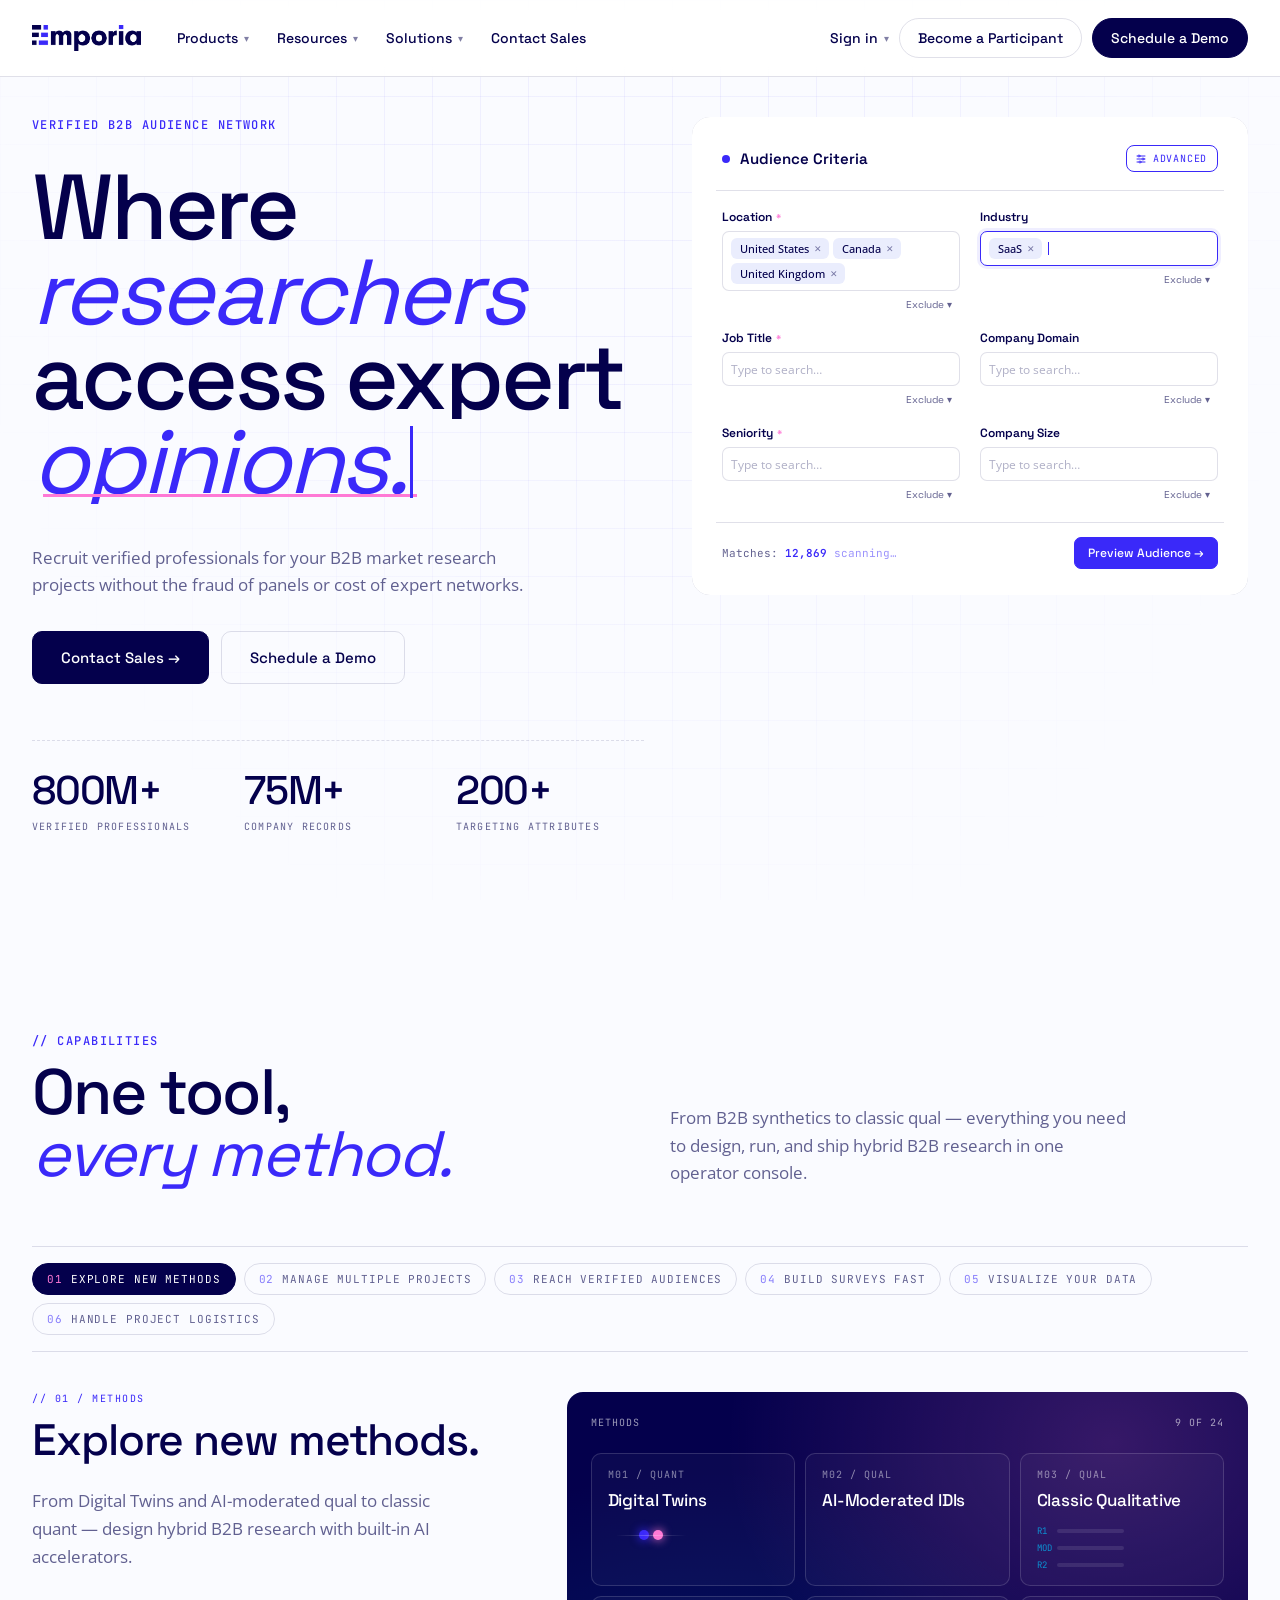
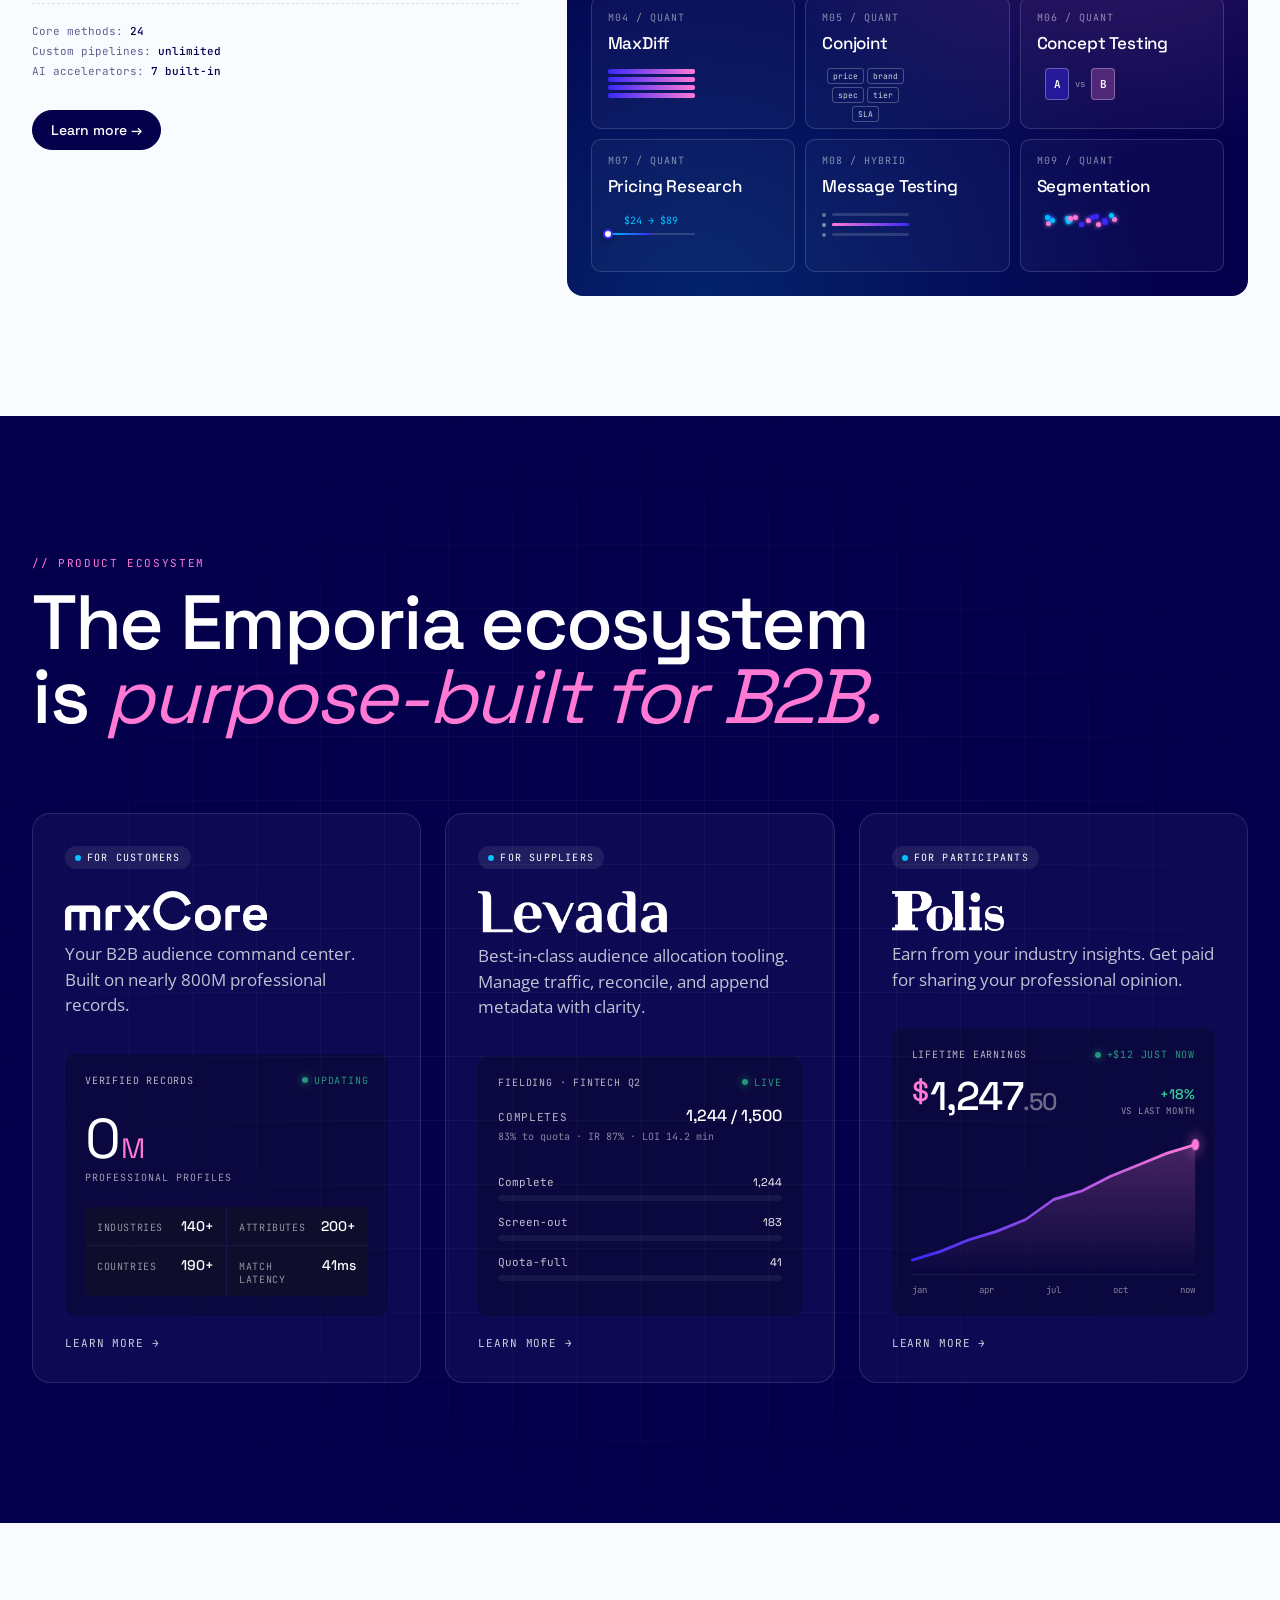
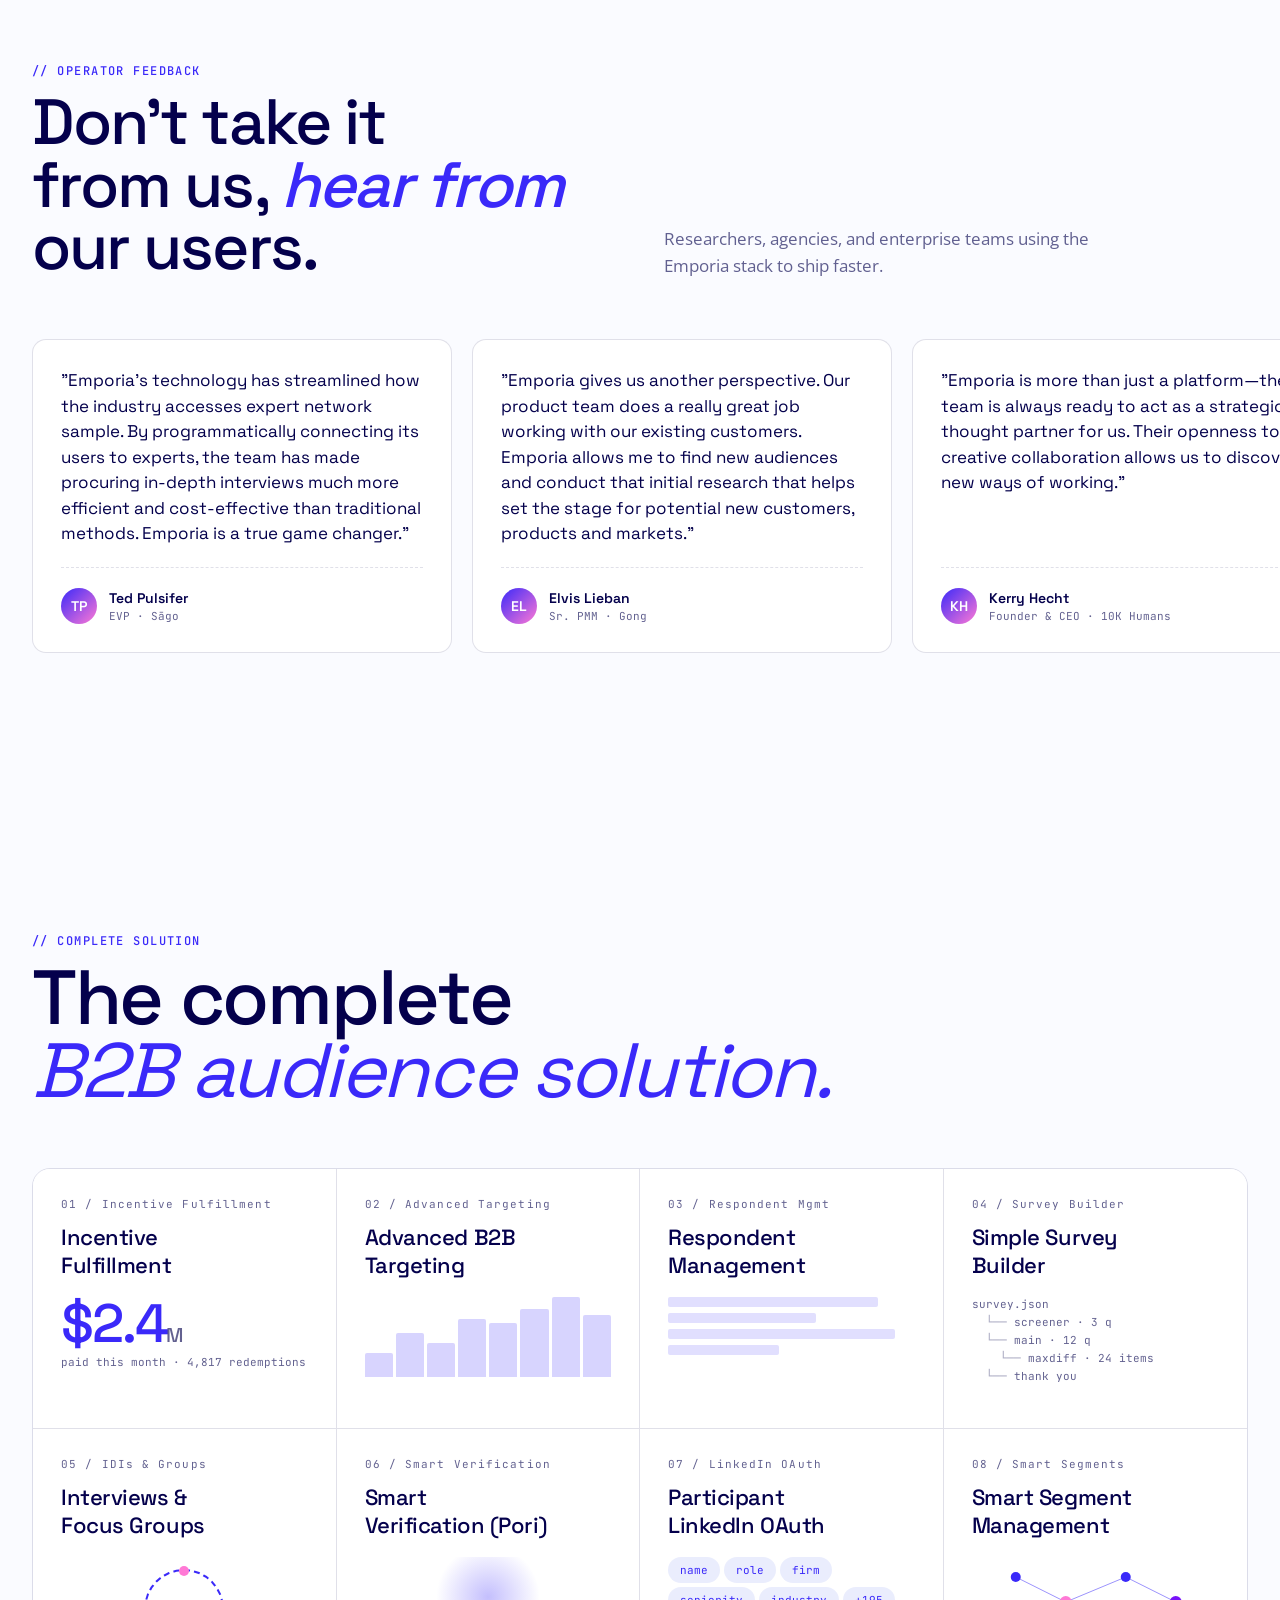
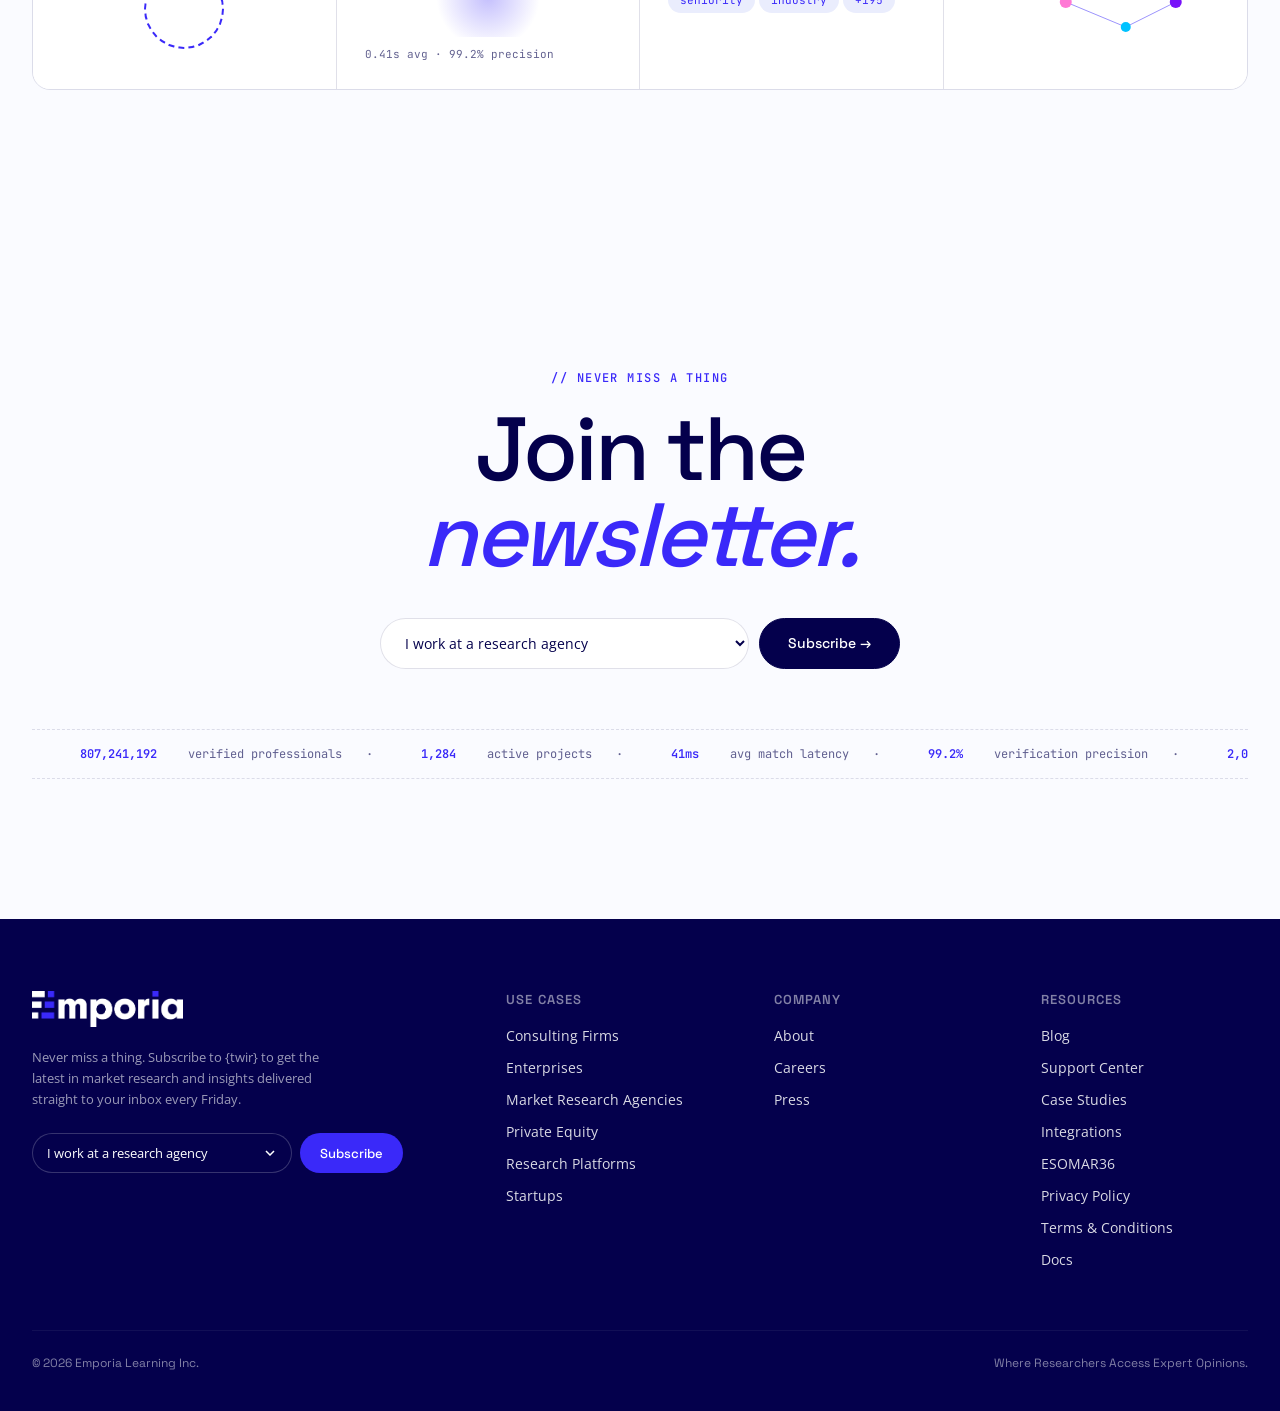
<file: index-original.html>
<!doctype html>
<html lang="en">
<head>
<meta charset="utf-8">
<meta name="viewport" content="width=device-width,initial-scale=1">
<title>Emporia — Terminal</title>
<link rel="preconnect" href="https://fonts.googleapis.com">
<link rel="preconnect" href="https://fonts.gstatic.com" crossorigin>
<link href="https://fonts.googleapis.com/css2?family=Space+Grotesk:wght@400;500;600;700&family=Open+Sans:wght@400;500;600&family=JetBrains+Mono:wght@400;500;700&display=swap" rel="stylesheet">
<link rel="stylesheet" href="shared.css">
<style>
body { background: #fafbff; overflow-x: hidden; }
.bg-grid { position: fixed; inset: 0; pointer-events: none; z-index: 0;
  background-image: linear-gradient(to right, rgba(58,41,249,.055) 1px, transparent 1px), linear-gradient(to bottom, rgba(58,41,249,.055) 1px, transparent 1px);
  background-size: 48px 48px;
  mask-image: radial-gradient(ellipse at center top, black 30%, transparent 80%);
  -webkit-mask-image: radial-gradient(ellipse at center top, black 30%, transparent 80%); }
.page { position: relative; z-index: 1; }
.hero { padding: 40px 32px 80px; max-width: 1440px; margin: 0 auto; position: relative; }
.hero-topbar { display: flex; justify-content: space-between; font-family: 'JetBrains Mono', monospace; font-size: 11px; color: var(--muted); letter-spacing: .1em; text-transform: uppercase; margin-bottom: 24px; padding-bottom: 16px; border-bottom: 1px dashed var(--rule); }
.live-dot { width: 8px; height: 8px; border-radius: 50%; background: #10b981; display: inline-block; margin-right: 6px; animation: pulse 1.6s infinite; }
@keyframes pulse { 0%,100% { opacity: 1; box-shadow: 0 0 0 0 rgba(16,185,129,.5); } 50% { opacity: .7; box-shadow: 0 0 0 6px rgba(16,185,129,0); } }
.hero-split { display: grid; grid-template-columns: 1.1fr 1fr; gap: 48px; align-items: start; min-height: 640px; }
.hero-left h1 { font-family: 'Space Grotesk', sans-serif; font-size: clamp(56px, 7.2vw, 104px); font-weight: 500; line-height: .92; letter-spacing: -.035em; margin: 32px 0 0; color: var(--deep-blue); }
.hero-left h1 .line { display: block; overflow: hidden; }
.hero-left h1 .line > span { display: inline-block; animation: rise 1s cubic-bezier(.16,.84,.3,1) both; }
.hero-left h1 .line:nth-child(1) > span { animation-delay: .1s; }
.hero-left h1 .line:nth-child(2) > span { animation-delay: .25s; }
.hero-left h1 .line:nth-child(3) > span { animation-delay: .4s; }
.hero-left h1 .line:nth-child(4) > span { animation-delay: .55s; }
@keyframes rise { from { transform: translateY(100%); } to { transform: translateY(0); } }
.hero-left h1 .accent { color: var(--emporia-blue); font-style: italic; font-weight: 400; }
.hero-left h1 .underline { position: relative; display: inline-block; }
.hero-left h1 .underline::after { content: ''; position: absolute; left: 0; right: 0; bottom: .12em; height: 3px; background: var(--mint-pink); transform: scaleX(0); transform-origin: left; animation: grow .8s cubic-bezier(.16,.84,.3,1) 1.1s forwards; }
@keyframes grow { to { transform: scaleX(1); } }
.hero-left h1 .kinetic { display: inline-block; position: relative; color: var(--emporia-blue); font-style: italic; font-weight: 400; vertical-align: top; }
.hero-left h1 .kinetic .kword { display: inline-block; position: relative; }
.hero-left h1 .kinetic .kword::after { content: ''; position: absolute; left: .12em; bottom: .08em; height: 3px; background: var(--mint-pink); width: calc(var(--kwidth, 100%) - .32em); transition: width .35s cubic-bezier(.2,.8,.3,1); }
.hero-left h1 .kinetic .caret { display: inline-block; width: 3px; height: .78em; background: var(--emporia-blue); vertical-align: baseline; margin-left: 4px; animation: kblink 1s steps(2) infinite; position: relative; top: .05em; }
@keyframes kblink { 50% { opacity: 0; } }
.hero-subcopy { margin-top: 40px; max-width: 520px; font-size: 17px; line-height: 1.6; color: var(--muted); opacity: 0; animation: fade-in .8s ease 1s forwards; }
@keyframes fade-in { to { opacity: 1; } }
.hero-ctas { margin-top: 32px; display: flex; gap: 12px; opacity: 0; animation: fade-in .8s ease 1.2s forwards; }
.hero-ctas .btn { border-radius: 10px; padding: 16px 28px; font-size: 15px; }
.hero-tape { margin-top: 56px; padding-top: 24px; border-top: 1px dashed var(--rule); display: grid; grid-template-columns: repeat(3,1fr); gap: 24px; opacity: 0; animation: fade-in .8s ease 1.4s forwards; }
.hero-tape-item .n { font-family: 'Space Grotesk', sans-serif; font-size: 40px; font-weight: 500; letter-spacing: -.03em; color: var(--deep-blue); }
.hero-tape-item .l { font-family: 'JetBrains Mono', monospace; font-size: 10px; text-transform: uppercase; letter-spacing: .12em; color: var(--muted); margin-top: 4px; }
/* Criteria form (replaces terminal) */
.flip-stage { perspective: 2400px; position: relative; transform-style: preserve-3d; transition: height .25s cubic-bezier(.4,0,.2,1); height: auto; }
.flip-stage.flip-back-shrink { transition: height .7s cubic-bezier(.6,0,.2,1); }
.flip-card { position: relative; width: 100%; height: 100%; transform-style: preserve-3d; transition: transform 1.2s cubic-bezier(.77,0,.175,1); transform: rotateY(0.0001deg); will-change: transform; }
.flip-card.flipped { transform: rotateY(180deg); }
.flip-face { backface-visibility: hidden; -webkit-backface-visibility: hidden; width: 100%; transform-style: preserve-3d; position: absolute; top: 0; left: 0; height: 100%; overflow: hidden; border-radius: 18px; }
.flip-face.front { visibility: visible; }
.flip-face.back { transform: rotateY(180deg) translateZ(0.01px); visibility: hidden; transition: visibility 0s linear .6s; }
.flip-face.front > .criteria { box-sizing: border-box; }
.flip-face.back > .profile-rail { height: 100%; box-sizing: border-box; }
.flip-card.flipped .flip-face.back { visibility: visible; transition: visibility 0s linear .6s; }
.flip-card.flipped .flip-face.front { visibility: hidden; transition: visibility 0s linear .6s; }
.flip-measure { position: absolute; top: 0; left: 0; right: 0; visibility: hidden; pointer-events: none; }
.criteria { background: #fff; border-radius: 18px; box-shadow: 0 30px 80px -30px rgba(4,0,76,.25), 0 0 0 1px var(--rule); padding: 24px; position: relative; overflow: hidden; }
.criteria-hdr { display: flex; justify-content: space-between; align-items: center; padding: 4px 6px 18px; border-bottom: 1px solid var(--rule); }
.criteria-hdr .t { font-family: 'Space Grotesk', sans-serif; font-weight: 600; font-size: 15px; color: var(--deep-blue); display: flex; align-items: center; gap: 10px; }
.criteria-hdr .t::before { content: ''; width: 8px; height: 8px; border-radius: 50%; background: var(--emporia-blue); animation: pulse-blue 1.6s infinite; }
@keyframes pulse-blue { 0%,100% { opacity: 1; box-shadow: 0 0 0 0 rgba(58,41,249,.5); } 50% { opacity: .7; box-shadow: 0 0 0 6px rgba(58,41,249,0); } }
.criteria-hdr .tpl { font-family: 'JetBrains Mono', monospace; font-size: 10px; padding: 6px 10px 6px 8px; border-radius: 8px; border: 1px solid var(--emporia-blue); color: var(--emporia-blue); display: flex; align-items: center; gap: 6px; text-transform: uppercase; letter-spacing: .08em; cursor: pointer; }
.criteria-hdr .tpl svg { width: 12px; height: 12px; flex-shrink: 0; }
.criteria-grid { display: grid; grid-template-columns: 1fr 1fr; gap: 16px 20px; padding: 18px 6px; }
.field .lbl { font-family: 'Space Grotesk', sans-serif; font-size: 12px; font-weight: 600; color: var(--deep-blue); margin-bottom: 6px; display: flex; align-items: center; gap: 4px; }
.field .lbl .req { color: var(--mint-pink); font-size: 10px; }
.field .input { min-height: 34px; padding: 6px 8px; border: 1px solid var(--rule); border-radius: 7px; display: flex; flex-wrap: wrap; gap: 4px; align-items: center; font-size: 12px; color: var(--muted); position: relative; transition: border-color .3s; background: #fff; }
.field.active .input { border-color: var(--emporia-blue); box-shadow: 0 0 0 3px rgba(58,41,249,.08); }
.chip { display: inline-flex; align-items: center; gap: 5px; padding: 3px 7px 3px 9px; background: var(--light-white); color: var(--deep-blue); border-radius: 6px; font-family: 'Open Sans', sans-serif; font-size: 11px; font-weight: 500; opacity: 0; transform: scale(.8) translateY(4px); animation: chip-in .35s cubic-bezier(.2,.8,.3,1.2) forwards; }
.chip .x { font-size: 9px; opacity: .5; cursor: pointer; }
@keyframes chip-in { to { opacity: 1; transform: scale(1) translateY(0); } }
.field .excl { font-family: 'Space Grotesk', sans-serif; font-size: 10px; color: var(--muted); margin-top: 4px; text-align: right; text-transform: none; cursor: pointer; display: inline-flex; align-items: center; gap: 4px; padding: 2px 7px; border-radius: 5px; border: 1px solid transparent; transition: all .3s; float: right; }
.field .excl.on { color: #fff; background: var(--mint-pink); border-color: var(--mint-pink); box-shadow: 0 0 0 3px rgba(255,121,213,.18); }
.field .excl.on::before { content: '−'; font-weight: 700; margin-right: 2px; }
.caret-in { display: inline-block; width: 1px; height: 13px; background: var(--emporia-blue); animation: blink 1s steps(2) infinite; margin-left: 2px; }
.criteria-cta { display: flex; justify-content: space-between; align-items: center; padding: 14px 6px 2px; border-top: 1px solid var(--rule); font-size: 12px; }
.criteria-cta .count { font-family: 'JetBrains Mono', monospace; color: var(--muted); font-size: 11px; }
.criteria-cta .count b { color: var(--emporia-blue); font-weight: 600; }
.criteria-cta .actions { display: flex; gap: 8px; }
.mini-btn { padding: 7px 13px; border-radius: 7px; border: 1px solid var(--rule); font-family: 'Space Grotesk', sans-serif; font-size: 12px; font-weight: 500; color: var(--deep-blue); background: #fff; display: flex; align-items: center; gap: 5px; cursor: pointer; }
.mini-btn.primary { background: var(--emporia-blue); color: #fff; border-color: var(--emporia-blue); transition: transform .2s, box-shadow .2s; }
.mini-btn.primary.pulse { animation: btn-pulse 1.4s cubic-bezier(.2,.7,.2,1) 2; }
@keyframes btn-pulse { 0%,100% { transform: scale(1); box-shadow: 0 0 0 0 rgba(58,41,249,.5); } 50% { transform: scale(1.06); box-shadow: 0 0 0 10px rgba(58,41,249,0); } }
/* Profile rail — now on card BACK */
.profile-rail { background: var(--deep-blue); border-radius: 18px; padding: 24px 24px 52px; color: #fff; position: relative; overflow: hidden; box-shadow: 0 30px 80px -30px rgba(4,0,76,.45), 0 0 0 1px rgba(255,255,255,.05); display: flex; flex-direction: column; box-sizing: border-box; height: 100%; }
.profile-stream { display: flex; flex-direction: column; gap: 8px; flex: 1; overflow: hidden; }
.profile-footer { position: absolute; bottom: 0; left: 0; right: 0; padding: 12px 24px; display: flex; justify-content: space-between; align-items: center; font-family: 'JetBrains Mono', monospace; font-size: 10px; text-transform: uppercase; letter-spacing: .1em; opacity: .65; z-index: 2; border-top: 1px solid rgba(255,255,255,.08); background: linear-gradient(to top, rgba(4,0,76,.95), rgba(4,0,76,.6)); }
.profile-footer a { cursor: pointer; color: #fff; text-decoration: none; opacity: .85; }
.profile-footer a:hover { opacity: 1; }
.profile-footer .qs-val { color: #00C2FF; }
.profile-rail::before { content: ''; position: absolute; inset: 0; background: radial-gradient(ellipse at top right, rgba(58,41,249,.5), transparent 50%), radial-gradient(ellipse at bottom left, rgba(255,121,213,.2), transparent 60%); pointer-events: none; }
.profile-rail-hdr { display: flex; justify-content: space-between; align-items: center; font-family: 'JetBrains Mono', monospace; font-size: 10px; text-transform: uppercase; letter-spacing: .12em; margin-bottom: 12px; position: relative; z-index: 1; }
.profile-rail-hdr .l { opacity: .55; }
.profile-rail-hdr .r { color: #00C2FF; display: flex; align-items: center; gap: 5px; }
.profile-rail-hdr .r::before { content: ''; width: 6px; height: 6px; border-radius: 50%; background: #00C2FF; box-shadow: 0 0 6px #00C2FF; animation: blip 1.2s infinite; }
@keyframes blip { 50% { opacity: .4; } }
.prof { background: rgba(255,255,255,.06); border: 1px solid rgba(255,255,255,.12); border-radius: 10px; padding: 10px 12px; display: grid; grid-template-columns: 30px 1fr auto; gap: 10px; align-items: center; opacity: 0; transform: translateY(14px); animation: prof-in .5s cubic-bezier(.16,.84,.3,1) forwards; position: relative; overflow: hidden; }
.prof.exit { animation: prof-out .35s cubic-bezier(.5,0,.8,.3) forwards; }
@keyframes prof-out { to { opacity: 0; transform: translateY(-10px) scale(.95); max-height: 0; padding-top: 0; padding-bottom: 0; margin-top: -8px; border-width: 0; } }
.prof::after { content: ''; position: absolute; top: 0; left: -80%; width: 60%; height: 100%; background: linear-gradient(90deg, transparent, rgba(0,194,255,.12), transparent); animation: scan 3.2s linear infinite; }
@keyframes scan { to { left: 140%; } }
@keyframes prof-in { to { opacity: 1; transform: translateY(0); } }
.prof-avatar { width: 30px; height: 30px; border-radius: 50%; background: linear-gradient(135deg, var(--emporia-blue), var(--mint-pink)); display: flex; align-items: center; justify-content: center; color: #fff; font-weight: 600; font-size: 11px; font-family: 'Space Grotesk', sans-serif; }
.prof-body .name { color: #fff; font-size: 12px; font-weight: 600; font-family: 'Space Grotesk', sans-serif; }
.prof-body .role { color: rgba(255,255,255,.6); font-size: 10px; margin-top: 2px; }
.prof-badge { font-size: 9px; background: rgba(0,194,255,.15); color: #00C2FF; padding: 3px 7px; border-radius: 999px; font-family: 'JetBrains Mono', monospace; text-transform: uppercase; letter-spacing: .08em; border: 1px solid rgba(0,194,255,.3); display: flex; align-items: center; gap: 4px; }
.prof-badge::before { content: ''; width: 5px; height: 5px; border-radius: 50%; background: #00C2FF; }
.cap-section { padding: 120px 32px; max-width: 1440px; margin: 0 auto; }
.cap-head { display: grid; grid-template-columns: 1fr 1fr; gap: 60px; align-items: end; margin-bottom: 60px; }
.cap-head h2 { font-family: 'Space Grotesk', sans-serif; font-size: clamp(40px, 5vw, 72px); line-height: .98; letter-spacing: -.03em; margin: 12px 0 0; color: var(--deep-blue); font-weight: 500; }
.cap-head h2 .italic { font-style: italic; color: var(--emporia-blue); font-weight: 400; }
.cap-tabs { display: flex; flex-wrap: wrap; gap: 8px; margin-bottom: 40px; border-top: 1px solid var(--rule); border-bottom: 1px solid var(--rule); padding: 16px 0; }
.cap-tab { font-family: 'JetBrains Mono', monospace; font-size: 11px; padding: 8px 14px; border-radius: 999px; background: transparent; border: 1px solid var(--rule); cursor: pointer; text-transform: uppercase; letter-spacing: .08em; color: var(--muted); transition: all .2s; display: flex; align-items: center; gap: 8px; }
.cap-tab .idx { color: var(--emporia-blue); opacity: .6; }
.cap-tab.active { background: var(--deep-blue); color: #fff; border-color: var(--deep-blue); }
.cap-tab.active .idx { color: var(--mint-pink); opacity: 1; }
.cap-tab:hover:not(.active) { border-color: var(--emporia-blue); color: var(--deep-blue); }
.cap-display { display: grid; grid-template-columns: 1fr 1.4fr; gap: 48px; min-height: 440px; align-items: start; }
.cap-copy .cap-caption { font-family: 'JetBrains Mono', monospace; font-size: 10px; text-transform: uppercase; letter-spacing: .15em; color: var(--emporia-blue); }
.cap-copy h3 { font-family: 'Space Grotesk', sans-serif; font-size: 44px; font-weight: 500; letter-spacing: -.025em; line-height: 1.05; margin: 12px 0 24px; color: var(--deep-blue); }
.cap-copy p { font-size: 17px; line-height: 1.65; color: var(--muted); margin: 0 0 32px; max-width: 440px; }
.cap-meta { font-family: 'JetBrains Mono', monospace; font-size: 11px; color: var(--muted); display: grid; gap: 6px; padding-top: 20px; border-top: 1px dashed var(--rule); }
.cap-meta b { color: var(--deep-blue); font-weight: 500; }
.cap-visual { background: var(--deep-blue); border-radius: 16px; min-height: 440px; padding: 24px; position: relative; overflow: hidden; color: #fff; font-family: 'JetBrains Mono', monospace; }
.cap-visual::before { content: ''; position: absolute; inset: 0; background: radial-gradient(ellipse at 80% 10%, rgba(255,121,213,.2), transparent 50%), radial-gradient(ellipse at 20% 100%, rgba(0,194,255,.18), transparent 60%); pointer-events: none; }
.cap-panel { position: relative; z-index: 1; opacity: 0; transform: translateY(10px); transition: opacity .5s, transform .5s; display: none; }
.cap-panel.active { opacity: 1; transform: translateY(0); display: block; }
.method-grid { display: grid; grid-template-columns: repeat(3,1fr); gap: 10px; margin-top: 24px; }
.method { border: 1px solid rgba(255,255,255,.15); border-radius: 10px; padding: 14px 16px 16px; background: rgba(255,255,255,.03); transition: all .3s; position: relative; overflow: hidden; }
.method:hover { background: rgba(58,41,249,.22); border-color: var(--emporia-blue); transform: translateY(-3px); }
.method .k { font-size: 10px; opacity: .5; text-transform: uppercase; letter-spacing: .1em; font-family: 'JetBrains Mono', monospace; }
.method .n { font-family: 'Space Grotesk', sans-serif; font-size: 17px; font-weight: 500; margin-top: 8px; color: #fff; letter-spacing: -.01em; }
.method .viz { margin-top: 14px; height: 44px; position: relative; }
/* M01 Digital Twins — two orbiting dots */
.mviz-twin { display: flex; align-items: center; justify-content: center; height: 100%; gap: 4px; position: relative; }
.mviz-twin::before { content: ''; position: absolute; top: 50%; left: 10%; right: 10%; height: 1px; background: linear-gradient(90deg, transparent, rgba(255,255,255,.25), transparent); }
.mviz-twin .t { width: 10px; height: 10px; border-radius: 50%; background: var(--emporia-blue); box-shadow: 0 0 10px var(--emporia-blue); animation: twin-orbit 2.4s ease-in-out infinite; }
.mviz-twin .t.b { background: var(--mint-pink); box-shadow: 0 0 10px var(--mint-pink); animation-delay: -1.2s; }
@keyframes twin-orbit { 0%,100% { transform: translateX(-40px); } 50% { transform: translateX(40px); } }
/* M02 AI-Moderated IDIs — voice bars */
.mviz-voice { display: flex; align-items: center; justify-content: center; gap: 3px; height: 100%; }
.mviz-voice i { display: block; width: 3px; background: linear-gradient(to top, var(--emporia-blue), var(--soft-sky)); border-radius: 2px; animation: voice-pulse 1.1s ease-in-out infinite; }
.mviz-voice i:nth-child(1) { animation-delay: 0s; }
.mviz-voice i:nth-child(2) { animation-delay: .1s; }
.mviz-voice i:nth-child(3) { animation-delay: .2s; }
.mviz-voice i:nth-child(4) { animation-delay: .3s; }
.mviz-voice i:nth-child(5) { animation-delay: .25s; }
.mviz-voice i:nth-child(6) { animation-delay: .15s; }
.mviz-voice i:nth-child(7) { animation-delay: .05s; }
.mviz-voice i:nth-child(8) { animation-delay: .2s; }
.mviz-voice i:nth-child(9) { animation-delay: .1s; }
@keyframes voice-pulse { 0%,100% { height: 8px; } 50% { height: 36px; } }
/* M03 Classic Qual — transcript typing */
.mviz-qual { height: 100%; display: flex; flex-direction: column; justify-content: center; gap: 5px; font-family: 'JetBrains Mono', monospace; font-size: 9px; }
.mviz-qual .ln { display: flex; gap: 6px; align-items: center; opacity: .7; }
.mviz-qual .ln .sp { color: var(--soft-sky); width: 14px; flex-shrink: 0; }
.mviz-qual .ln .bar { flex: 1; height: 4px; background: rgba(255,255,255,.14); border-radius: 2px; position: relative; overflow: hidden; }
.mviz-qual .ln .bar::after { content: ''; position: absolute; left: 0; top: 0; bottom: 0; background: rgba(255,255,255,.5); animation: qual-type 3s ease-in-out infinite; width: 0%; }
.mviz-qual .ln:nth-child(1) .bar::after { animation-delay: 0s; }
.mviz-qual .ln:nth-child(2) .bar::after { animation-delay: 1s; }
.mviz-qual .ln:nth-child(3) .bar::after { animation-delay: 2s; }
@keyframes qual-type { 0%,20% { width: 0%; } 35%,80% { width: 85%; } 95%,100% { width: 85%; opacity: 0; } }
/* M04 MaxDiff — reordering bars */
.mviz-max { display: flex; flex-direction: column; gap: 3px; justify-content: center; height: 100%; }
.mviz-max .r { height: 5px; background: linear-gradient(90deg, var(--emporia-blue), var(--mint-pink)); border-radius: 2px; transform-origin: left; animation: max-reorder 3s ease-in-out infinite; }
.mviz-max .r:nth-child(1) { animation-delay: 0s; }
.mviz-max .r:nth-child(2) { animation-delay: .3s; }
.mviz-max .r:nth-child(3) { animation-delay: .6s; }
.mviz-max .r:nth-child(4) { animation-delay: .9s; }
@keyframes max-reorder { 0%,100% { width: 30%; } 25% { width: 85%; } 50% { width: 55%; } 75% { width: 70%; } }
/* M05 Conjoint — shuffling feature chips */
.mviz-conj { display: flex; flex-wrap: wrap; gap: 3px; align-content: center; justify-content: center; height: 100%; }
.mviz-conj .c { font-family: 'JetBrains Mono', monospace; font-size: 8px; padding: 2px 5px; border: 1px solid rgba(255,255,255,.25); border-radius: 3px; color: rgba(255,255,255,.8); animation: conj-glow 2.4s ease-in-out infinite; }
.mviz-conj .c:nth-child(1) { animation-delay: 0s; }
.mviz-conj .c:nth-child(2) { animation-delay: .4s; }
.mviz-conj .c:nth-child(3) { animation-delay: .8s; }
.mviz-conj .c:nth-child(4) { animation-delay: 1.2s; }
.mviz-conj .c:nth-child(5) { animation-delay: 1.6s; }
@keyframes conj-glow { 0%,100% { border-color: rgba(255,255,255,.2); color: rgba(255,255,255,.7); } 50% { border-color: var(--mint-pink); color: var(--mint-pink); box-shadow: 0 0 8px rgba(255,121,213,.4); } }
/* M06 Concept Testing — A/B flip */
.mviz-ab { display: flex; gap: 6px; align-items: center; justify-content: center; height: 100%; }
.mviz-ab .card { width: 24px; height: 32px; border-radius: 4px; border: 1px solid rgba(255,255,255,.3); display: flex; align-items: center; justify-content: center; font-family: 'JetBrains Mono', monospace; font-size: 11px; font-weight: 600; color: #fff; animation: ab-flip 3s ease-in-out infinite; }
.mviz-ab .card.a { background: rgba(58,41,249,.4); }
.mviz-ab .card.b { background: rgba(255,121,213,.25); animation-delay: 1.5s; }
.mviz-ab .vs { font-family: 'JetBrains Mono', monospace; font-size: 9px; opacity: .5; }
@keyframes ab-flip { 0%,40%,100% { transform: rotateY(0deg); } 20% { transform: rotateY(180deg); } }
/* M07 Pricing Research — slider */
.mviz-price { height: 100%; display: flex; flex-direction: column; justify-content: center; gap: 6px; position: relative; }
.mviz-price .track { height: 2px; background: rgba(255,255,255,.15); border-radius: 2px; position: relative; }
.mviz-price .track::before { content: ''; position: absolute; left: 0; top: 0; bottom: 0; width: 50%; background: linear-gradient(90deg, var(--soft-sky), var(--emporia-blue)); border-radius: 2px; animation: price-fill 3.5s ease-in-out infinite; }
.mviz-price .knob { position: absolute; top: 50%; width: 10px; height: 10px; border-radius: 50%; background: #fff; border: 2px solid var(--emporia-blue); transform: translate(-50%,-50%); animation: price-knob 3.5s ease-in-out infinite; box-shadow: 0 2px 6px rgba(0,0,0,.3); }
.mviz-price .val { font-family: 'JetBrains Mono', monospace; font-size: 10px; color: var(--soft-sky); text-align: center; animation: price-val 3.5s ease-in-out infinite; }
@keyframes price-fill { 0%,100% { width: 28%; } 50% { width: 78%; } }
@keyframes price-knob { 0%,100% { left: 28%; } 50% { left: 78%; } }
@keyframes price-val { 0%,100% { content: '$24'; } 50% { content: '$89'; } }
/* M08 Message Testing — underline swap */
.mviz-msg { height: 100%; display: flex; flex-direction: column; justify-content: center; gap: 6px; font-family: 'JetBrains Mono', monospace; font-size: 9px; }
.mviz-msg .ln { display: flex; align-items: center; gap: 6px; position: relative; opacity: .75; }
.mviz-msg .ln .dt { width: 4px; height: 4px; border-radius: 50%; background: rgba(255,255,255,.5); }
.mviz-msg .ln .tx { flex: 1; height: 3px; background: rgba(255,255,255,.2); border-radius: 2px; position: relative; }
.mviz-msg .ln.on { opacity: 1; }
.mviz-msg .ln.on .tx::after { content: ''; position: absolute; left: 0; right: 0; top: 0; bottom: 0; background: linear-gradient(90deg, var(--mint-pink), var(--emporia-blue)); border-radius: 2px; animation: msg-reveal 2s ease-out infinite; }
@keyframes msg-reveal { 0% { transform: scaleX(0); transform-origin: left; } 60%,100% { transform: scaleX(1); transform-origin: left; } }
/* M09 Segmentation — clustering points */
.mviz-seg { height: 100%; position: relative; }
.mviz-seg .pt { position: absolute; width: 5px; height: 5px; border-radius: 50%; animation: seg-cluster 4s ease-in-out infinite; }
.mviz-seg .pt.g1 { background: var(--emporia-blue); box-shadow: 0 0 4px var(--emporia-blue); }
.mviz-seg .pt.g2 { background: var(--mint-pink); box-shadow: 0 0 4px var(--mint-pink); }
.mviz-seg .pt.g3 { background: var(--soft-sky); box-shadow: 0 0 4px var(--soft-sky); }
@keyframes seg-cluster { 0%,100% { transform: translate(0,0); } 45%,55% { transform: translate(var(--tx,0), var(--ty,0)); } }
.dash-head { display: grid; grid-template-columns: 2fr 1fr 1.2fr 80px 80px; gap: 12px; font-family: 'JetBrains Mono', monospace; font-size: 10px; text-transform: uppercase; letter-spacing: .08em; opacity: .5; padding-bottom: 12px; border-bottom: 1px solid rgba(255,255,255,.1); }
.dash-head > div:nth-child(4), .dash-head > div:nth-child(5) { text-align: right; }
.dash-row { display: grid; grid-template-columns: 2fr 1fr 1.2fr 80px 80px; gap: 12px; padding: 14px 0 12px; border-bottom: 1px solid rgba(255,255,255,.06); font-size: 12px; align-items: center; position: relative; opacity: 0; transform: translateY(8px); transition: background .25s; }
.dash-row::before { content: ''; position: absolute; left: -16px; top: 50%; width: 2px; height: 0; background: var(--emporia-blue); border-radius: 2px; transform: translateY(-50%); transition: height .25s; }
.dash-row:hover { background: rgba(58,41,249,.08); }
.dash-row:hover::before { height: 70%; }
.cap-panel.active .dash-row { animation: row-in .5s cubic-bezier(.2,.8,.3,1) forwards; }
.cap-panel.active .dash-row:nth-child(3) { animation-delay: .05s; }
.cap-panel.active .dash-row:nth-child(4) { animation-delay: .1s; }
.cap-panel.active .dash-row:nth-child(5) { animation-delay: .15s; }
.cap-panel.active .dash-row:nth-child(6) { animation-delay: .2s; }
.cap-panel.active .dash-row:nth-child(7) { animation-delay: .25s; }
.cap-panel.active .dash-row:nth-child(8) { animation-delay: .3s; }
@keyframes row-in { to { opacity: 1; transform: translateY(0); } }
.pill { display: inline-block; padding: 3px 10px; border-radius: 999px; font-size: 10px; text-transform: uppercase; letter-spacing: .08em; }
.pill.running { background: rgba(16,185,129,.15); color: #34d399; border: 1px solid rgba(16,185,129,.3); position: relative; padding-left: 16px; }
.pill.running::before { content: ''; position: absolute; left: 6px; top: 50%; transform: translateY(-50%); width: 5px; height: 5px; border-radius: 50%; background: #34d399; box-shadow: 0 0 6px #34d399; animation: pill-blink 1.4s ease-in-out infinite; }
@keyframes pill-blink { 0%,100% { opacity: 1; } 50% { opacity: .4; } }
.pill.draft { background: rgba(139,138,255,.15); color: var(--mint-blue); border: 1px solid rgba(139,138,255,.3); }
.pill.done { background: rgba(255,121,213,.15); color: var(--mint-pink); border: 1px solid rgba(255,121,213,.3); }
.dash-num { font-family: 'Space Grotesk', sans-serif; font-weight: 500; font-size: 15px; color: #fff; }
.dash-n-cell { text-align: right; }
.dash-prog { width: 54px; height: 2px; background: rgba(255,255,255,.1); border-radius: 2px; overflow: hidden; margin-left: auto; margin-top: 4px; }
.dash-prog > i { display: block; height: 100%; background: linear-gradient(90deg, var(--emporia-blue), var(--soft-sky)); border-radius: 2px; width: 0; transition: width 1.2s cubic-bezier(.2,.8,.3,1); }
.cap-panel.active .dash-prog > i { width: var(--p, 0%); transition-delay: .35s; }
.projects-head { display: flex; justify-content: space-between; align-items: center; font-size: 10px; opacity: .6; letter-spacing: .1em; text-transform: uppercase; margin-bottom: 16px; font-family: 'JetBrains Mono', monospace; }
.projects-head .hbeat { display: inline-flex; align-items: center; gap: 6px; }
.projects-head .hbeat::before { content: ''; width: 6px; height: 6px; border-radius: 50%; background: var(--mint-pink); box-shadow: 0 0 6px var(--mint-pink); animation: hbeat 1.6s ease-in-out infinite; }
@keyframes hbeat { 0%,100% { transform: scale(1); opacity: 1; } 50% { transform: scale(1.35); opacity: .55; } }
.audience-map { margin-top: 20px; position: relative; height: 320px; border-radius: 12px; }
.audience-nodes { position: absolute; inset: 0; }
.audience-node { position: absolute; width: 6px; height: 6px; border-radius: 50%; animation: twinkle 2s ease-in-out infinite; }
/* Radar sweep — masked to a circle so the beam fades smoothly instead of clipping at map edges */
.audience-sweep { position: absolute; top: 50%; left: 50%; width: 460px; height: 460px; transform: translate(-50%,-50%); pointer-events: none; border-radius: 50%; overflow: hidden; -webkit-mask: radial-gradient(circle at center, black 55%, transparent 75%); mask: radial-gradient(circle at center, black 55%, transparent 75%); }
.audience-sweep::before { content: ''; position: absolute; top: 50%; left: 50%; width: 100%; height: 100%; background: conic-gradient(from 0deg, transparent 0deg, rgba(0,194,255,.22) 20deg, transparent 40deg); transform-origin: center; animation: sweep-rot 6s linear infinite; border-radius: 50%; }
.cap-panel.active .audience-sweep::before { animation: sweep-rot 6s linear infinite; }
@keyframes sweep-rot { from { transform: translate(-50%,-50%) rotate(0deg); } to { transform: translate(-50%,-50%) rotate(360deg); } }
/* Concentric rings */
.audience-rings { position: absolute; top: 50%; left: 50%; transform: translate(-50%,-50%); pointer-events: none; }
.audience-rings span { position: absolute; top: 50%; left: 50%; border-radius: 50%; border: 1px solid rgba(255,255,255,.08); transform: translate(-50%,-50%); }
.audience-rings span:nth-child(1) { width: 220px; height: 220px; }
.audience-rings span:nth-child(2) { width: 300px; height: 300px; }
.audience-rings span:nth-child(3) { width: 380px; height: 380px; border-color: rgba(255,255,255,.04); }
@keyframes twinkle { 0%,100% { transform: scale(1); opacity: .8; } 50% { transform: scale(1.6); opacity: 1; } }
.audience-hub { position: absolute; top: 50%; left: 50%; transform: translate(-50%, -50%); width: 140px; height: 140px; border-radius: 50%; border: 1px solid rgba(255,255,255,.18); background: radial-gradient(circle, rgba(58,41,249,.4), transparent); }
.audience-hub::before, .audience-hub::after { content: ''; position: absolute; inset: -40px; border-radius: 50%; border: 1px solid rgba(255,255,255,.1); animation: ring-spin 10s linear infinite; }
.audience-hub::after { inset: -80px; animation-duration: 14s; animation-direction: reverse; }
/* Pulsing verified seal in hub center */
.audience-hub-seal { position: absolute; bottom: 14px; left: 50%; transform: translateX(-50%); width: 22px; height: 22px; border-radius: 50%; background: var(--soft-sky); display: flex; align-items: center; justify-content: center; color: var(--deep-blue); font-size: 12px; font-weight: 700; box-shadow: 0 0 14px rgba(0,194,255,.6); animation: seal-pulse 2s ease-in-out infinite; z-index: 2; }
@keyframes seal-pulse { 0%,100% { box-shadow: 0 0 14px rgba(0,194,255,.55); } 50% { box-shadow: 0 0 24px rgba(0,194,255,.95); } }
/* Spotlit match pins (emanating from hub) */
.audience-pins { position: absolute; inset: 0; pointer-events: none; }
.audience-pin { position: absolute; font-family: 'JetBrains Mono', monospace; font-size: 10px; color: #fff; background: rgba(4,0,76,.85); border: 1px solid rgba(0,194,255,.5); padding: 5px 9px; border-radius: 6px; backdrop-filter: blur(8px); white-space: nowrap; opacity: 0; animation: pin-rev 8s ease-in-out infinite; display: flex; align-items: center; gap: 6px; }
.audience-pin::before { content: ''; width: 5px; height: 5px; border-radius: 50%; background: var(--soft-sky); box-shadow: 0 0 6px var(--soft-sky); }
@keyframes pin-rev { 0%,8% { opacity: 0; transform: scale(.85); } 15%,80% { opacity: 1; transform: scale(1); } 92%,100% { opacity: 0; transform: scale(.85); } }
.audience-connector { position: absolute; top: 50%; left: 50%; height: 1px; background: linear-gradient(90deg, rgba(0,194,255,.7), rgba(0,194,255,0)); transform-origin: left center; pointer-events: none; opacity: 0; animation: conn-draw 8s ease-in-out infinite; }
@keyframes conn-draw { 0%,8% { opacity: 0; transform-origin: left center; clip-path: inset(0 100% 0 0); } 15% { opacity: 1; clip-path: inset(0 0 0 0); } 80% { opacity: 1; clip-path: inset(0 0 0 0); } 92%,100% { opacity: 0; clip-path: inset(0 0 0 100%); } }
/* Live counter */
.audience-live-count { position: absolute; top: 14px; left: 14px; font-family: 'JetBrains Mono', monospace; font-size: 10px; letter-spacing: .08em; text-transform: uppercase; color: rgba(255,255,255,.6); display: flex; align-items: center; gap: 8px; z-index: 3; }
.audience-live-count b { color: #fff; font-weight: 500; font-family: 'Space Grotesk', sans-serif; font-size: 13px; letter-spacing: 0; }
.audience-live-count .dlt { color: var(--soft-sky); opacity: 0; transform: translateY(4px); animation: dlt-rise 3s ease-out infinite; }
@keyframes dlt-rise { 0% { opacity: 0; transform: translateY(6px); } 30% { opacity: 1; transform: translateY(0); } 70% { opacity: 1; transform: translateY(-6px); } 100% { opacity: 0; transform: translateY(-10px); } }
/* Enhanced stat cards */
.aud-stat { padding: 14px; background: rgba(255,255,255,.04); border-radius: 8px; border: 1px solid rgba(255,255,255,.08); position: relative; overflow: hidden; }
.aud-stat .k { opacity: .5; font-size: 10px; text-transform: uppercase; letter-spacing: .08em; font-family: 'JetBrains Mono', monospace; }
.aud-stat .v { font-family: 'Space Grotesk', sans-serif; font-size: 22px; margin-top: 6px; font-weight: 500; letter-spacing: -.02em; }
.aud-stat .mini { margin-top: 8px; }
.aud-stat .chip-row { display: flex; flex-wrap: wrap; gap: 3px; }
.aud-stat .chip-row span { font-family: 'JetBrains Mono', monospace; font-size: 8px; padding: 1px 5px; border: 1px solid rgba(255,255,255,.15); border-radius: 3px; opacity: .7; }
.aud-stat .spark { display: flex; align-items: flex-end; gap: 2px; height: 16px; }
.aud-stat .spark i { flex: 1; background: linear-gradient(to top, var(--emporia-blue), var(--soft-sky)); border-radius: 1px; opacity: .7; }
.aud-stat .linkedin-badge { display: inline-flex; align-items: center; gap: 4px; font-family: 'JetBrains Mono', monospace; font-size: 9px; color: var(--soft-sky); }
.aud-stat .linkedin-badge::before { content: 'in'; font-weight: 700; font-size: 9px; background: #0077b5; color: #fff; width: 14px; height: 14px; border-radius: 3px; display: inline-flex; align-items: center; justify-content: center; font-family: 'Space Grotesk', sans-serif; }
@keyframes ring-spin { to { transform: rotate(360deg); } }
.audience-hub-inner { position: absolute; inset: 15px; border-radius: 50%; background: linear-gradient(135deg, var(--emporia-blue), var(--violet)); display: flex; align-items: center; justify-content: center; font-family: 'Space Grotesk', sans-serif; font-size: 11px; text-align: center; line-height: 1.2; padding: 18px; }
.audience-hub-inner b { font-size: 18px; display: block; margin-bottom: 4px; }
.builder-wrap { margin-top: 20px; display: grid; grid-template-columns: 140px 1fr; gap: 14px; }
.builder-lib { display: flex; flex-direction: column; gap: 6px; background: rgba(255,255,255,.03); border: 1px solid rgba(255,255,255,.08); border-radius: 8px; padding: 10px; position: relative; }
.builder-lib-hdr { font-family: 'JetBrains Mono', monospace; font-size: 9px; text-transform: uppercase; letter-spacing: .1em; opacity: .5; margin-bottom: 4px; }
.builder-lib-item { font-family: 'JetBrains Mono', monospace; font-size: 10px; padding: 6px 8px; background: rgba(255,255,255,.04); border: 1px solid rgba(255,255,255,.08); border-radius: 5px; color: rgba(255,255,255,.8); display: flex; align-items: center; gap: 6px; cursor: grab; transition: all .2s; }
.builder-lib-item::before { content: ''; width: 4px; height: 4px; border-radius: 50%; background: var(--emporia-blue); box-shadow: 0 0 4px var(--emporia-blue); }
.builder-lib-item.pulse { }
.cap-panel.active .builder-lib-item.pulse { animation: lib-lift 4s ease-in-out infinite; }
.builder-lib-item.pulse::before { background: var(--mint-pink); box-shadow: 0 0 6px var(--mint-pink); }
@keyframes lib-lift { 0%,82%,100% { transform: translate(0,0) scale(1); border-color: rgba(255,255,255,.08); background: rgba(255,255,255,.04); } 88% { transform: translate(12px,-6px) scale(1.04); border-color: var(--mint-pink); background: rgba(255,121,213,.15); box-shadow: 0 4px 12px rgba(255,121,213,.3); } 95% { transform: translate(60px,30px) scale(.8); opacity: .4; } }
.builder-canvas { display: flex; flex-direction: column; gap: 10px; }
.builder-block { background: rgba(255,255,255,.04); border: 1px solid rgba(255,255,255,.1); border-radius: 8px; padding: 12px 14px; opacity: 0; transform: translateY(8px); }
.cap-panel.active .builder-block { animation: bbl-in .5s cubic-bezier(.2,.8,.3,1) forwards; }
.cap-panel.active .builder-block:nth-child(1) { animation-delay: .1s; }
.cap-panel.active .builder-block:nth-child(2) { animation-delay: .25s; }
.cap-panel.active .builder-block:nth-child(3) { animation-delay: .4s; }
.cap-panel.active .builder-block:nth-child(4) { animation-delay: .55s; }
@keyframes bbl-in { to { opacity: 1; transform: translateY(0); } }
.builder-block.drag { border-style: dashed; border-color: var(--mint-pink); position: relative; background: rgba(255,121,213,.06); }
.cap-panel.active .builder-block.drag { animation: bbl-in .5s cubic-bezier(.2,.8,.3,1) .55s forwards, drop-glow 4s ease-in-out 1.2s infinite; }
@keyframes drop-glow { 0%,85%,100% { box-shadow: 0 0 0 0 rgba(255,121,213,.3); border-color: var(--mint-pink); } 90% { box-shadow: 0 0 0 6px rgba(255,121,213,0); border-color: var(--soft-sky); } }
.builder-block .k { font-size: 10px; opacity: .55; text-transform: uppercase; letter-spacing: .1em; margin-bottom: 6px; font-family: 'JetBrains Mono', monospace; }
.builder-block .q { font-size: 13px; font-family: 'Space Grotesk', sans-serif; color: #fff; position: relative; overflow: hidden; }
.builder-block .q::after { content: ''; position: absolute; top: 0; right: 0; bottom: 0; width: 100%; background: #04004C; transform: translateX(0); }
.cap-panel.active .builder-block .q::after { animation: q-reveal 1.2s steps(30) forwards; }
.cap-panel.active .builder-block:nth-child(1) .q::after { animation-delay: .4s; }
.cap-panel.active .builder-block:nth-child(2) .q::after { animation-delay: .6s; }
.cap-panel.active .builder-block:nth-child(3) .q::after { animation-delay: .8s; }
@keyframes q-reveal { to { transform: translateX(100%); } }
.builder-opts { margin-top: 10px; display: flex; flex-direction: column; gap: 4px; }
.builder-opt { font-size: 11px; opacity: 0; padding: 6px 10px; background: rgba(255,255,255,.03); border-radius: 4px; display: flex; align-items: center; gap: 6px; transform: translateX(-6px); color: rgba(255,255,255,.85); position: relative; }
.cap-panel.active .builder-opt { animation: opt-in .35s ease-out forwards; }
.cap-panel.active .builder-opt:nth-child(1) { animation-delay: 1.2s; }
.cap-panel.active .builder-opt:nth-child(2) { animation-delay: 1.35s; }
.cap-panel.active .builder-opt:nth-child(3) { animation-delay: 1.5s; }
.cap-panel.active .builder-opt:nth-child(4) { animation-delay: 1.65s; }
@keyframes opt-in { to { opacity: .9; transform: translateX(0); } }
.builder-opt .cb { width: 12px; height: 12px; border-radius: 50%; border: 1.5px solid rgba(255,255,255,.3); flex-shrink: 0; position: relative; transition: all .3s; }
.builder-opt.sel .cb { background: var(--soft-sky); border-color: var(--soft-sky); }
.cap-panel.active .builder-opt.sel .cb { animation: cb-tick .4s ease-out 1.8s both; }
.builder-opt.sel .cb::after { content: '✓'; position: absolute; inset: 0; display: flex; align-items: center; justify-content: center; color: var(--deep-blue); font-size: 9px; font-weight: 700; }
@keyframes cb-tick { 0% { transform: scale(.6); } 60% { transform: scale(1.2); } 100% { transform: scale(1); } }
/* Q3 ranked — swap 1 and 2 periodically (runs opt-in first, then swap loop) */
.builder-ranked .builder-opt { transition: transform .6s cubic-bezier(.2,.8,.3,1); }
.cap-panel.active .builder-ranked .builder-opt.r1 { animation: opt-in .35s ease-out 1.5s forwards, rank-1 5s ease-in-out 3s infinite; }
.cap-panel.active .builder-ranked .builder-opt.r2 { animation: opt-in .35s ease-out 1.65s forwards, rank-2 5s ease-in-out 3s infinite; }
@keyframes rank-1 { 0%,40%,100% { transform: translateY(0); } 50%,90% { transform: translateY(32px); } }
@keyframes rank-2 { 0%,40%,100% { transform: translateY(0); } 50%,90% { transform: translateY(-32px); } }
/* Slider */
.builder-slider-wrap { margin-top: 12px; }
.builder-slider { height: 6px; background: rgba(255,255,255,.08); border-radius: 3px; position: relative; }
.builder-slider-fill { position: absolute; left: 0; top: 0; bottom: 0; width: 20%; background: linear-gradient(90deg, var(--emporia-blue), var(--mint-pink)); border-radius: 3px; }
.cap-panel.active .builder-slider-fill { animation: slider-move 4s ease-in-out 1.4s infinite; }
.builder-slider-knob { position: absolute; top: 50%; left: 20%; transform: translate(-50%,-50%); width: 18px; height: 18px; border-radius: 50%; background: #fff; border: 2px solid var(--mint-pink); box-shadow: 0 2px 8px rgba(0,0,0,.3), 0 0 0 4px rgba(255,121,213,.15); }
.cap-panel.active .builder-slider-knob { animation: slider-knob 4s ease-in-out 1.4s infinite; }
@keyframes slider-move { 0%,100% { width: 18%; } 50% { width: 74%; } }
@keyframes slider-knob { 0%,100% { left: 18%; } 50% { left: 74%; } }
.builder-slider-labels { display: flex; justify-content: space-between; font-family: 'JetBrains Mono', monospace; font-size: 10px; opacity: .6; margin-top: 8px; }
.builder-slider-live { font-family: 'Space Grotesk', sans-serif; font-size: 14px; font-weight: 500; color: var(--mint-pink); }
/* Autosave tick */
.builder-head { display: flex; justify-content: space-between; align-items: center; font-size: 10px; opacity: .75; letter-spacing: .1em; text-transform: uppercase; font-family: 'JetBrains Mono', monospace; }
.builder-head .save { display: inline-flex; align-items: center; gap: 6px; }
.builder-head .save::after { content: '✓'; color: var(--soft-sky); font-weight: 700; animation: save-blink 3s ease-in-out infinite; }
@keyframes save-blink { 0%,80%,100% { opacity: 1; } 85% { opacity: .3; transform: scale(.8); } 90% { opacity: 1; transform: scale(1.2); } 95% { transform: scale(1); } }
/* ========= Viz (Insights report) ========= */
.viz { margin-top: 18px; display: grid; grid-template-columns: 1.1fr .9fr; grid-template-rows: auto auto; gap: 12px; }
.viz-card { background: rgba(255,255,255,.035); border: 1px solid rgba(255,255,255,.08); border-radius: 10px; padding: 14px 16px; position: relative; overflow: hidden; }
.viz-card .vhdr, .ops-card .vhdr { display: flex; justify-content: space-between; align-items: center; font-family: 'JetBrains Mono', monospace; font-size: 9px; text-transform: uppercase; letter-spacing: .12em; opacity: .55; margin-bottom: 12px; }
.viz-card .vhdr .live, .ops-card .vhdr .live { color: var(--soft-sky); display: inline-flex; align-items: center; gap: 5px; opacity: 1; }
.viz-card .vhdr .live::before, .ops-card .vhdr .live::before { content: ''; width: 5px; height: 5px; border-radius: 50%; background: var(--soft-sky); box-shadow: 0 0 6px var(--soft-sky); animation: blip 1.2s infinite; }

/* Decision insight hero */
.viz-insight { grid-column: 1; grid-row: 1 / 3; display: flex; flex-direction: column; gap: 14px; }
.viz-insight .big { font-family: 'Space Grotesk', sans-serif; font-size: 16px; line-height: 1.38; color: rgba(255,255,255,.92); letter-spacing: -.005em; }
.viz-insight .big b { color: var(--mint-pink); font-weight: 600; font-size: 26px; line-height: 1; display: inline-block; vertical-align: -2px; }
.viz-insight .big em { font-style: italic; color: var(--soft-sky); font-weight: 500; }
.split-bar { display: flex; height: 44px; border-radius: 8px; overflow: hidden; background: rgba(255,255,255,.05); margin-top: auto; }
.split-seg { height: 100%; display: flex; flex-direction: column; justify-content: center; padding: 0 14px; transform-origin: left; transform: scaleX(0); transition: transform 1.1s cubic-bezier(.2,.8,.2,1) .3s; gap: 2px; flex: 0 0 auto; width: calc(var(--w, 0) * 100%); }
.split-seg.sw { background: linear-gradient(90deg, var(--emporia-blue), var(--mint-pink)); }
.split-seg.st { background: rgba(255,255,255,.08); }
.split-seg .lbl { font-family: 'JetBrains Mono', monospace; font-size: 9px; text-transform: uppercase; letter-spacing: .1em; opacity: .8; color: #fff; }
.split-seg .pc { font-family: 'Space Grotesk', sans-serif; font-size: 15px; font-weight: 600; color: #fff; }
.cap-panel.active .split-seg { transform: scaleX(1); }
.insight-tags { display: flex; gap: 6px; flex-wrap: wrap; }
.itag { font-family: 'JetBrains Mono', monospace; font-size: 9px; text-transform: uppercase; letter-spacing: .08em; padding: 3px 8px; border-radius: 999px; background: rgba(255,255,255,.05); border: 1px solid rgba(255,255,255,.1); opacity: .65; }

/* Purchase intent */
.viz-pi { grid-column: 2; grid-row: 1; }
.pi-row { display: flex; align-items: center; gap: 14px; }
.pi-ring-wrap { position: relative; width: 72px; height: 72px; flex-shrink: 0; }
.pi-ring { width: 100%; height: 100%; transform: rotate(-90deg); }
.pi-ring circle { fill: none; stroke-width: 6; }
.pi-ring .trk { stroke: rgba(255,255,255,.08); }
.pi-ring .fil { stroke: url(#piGrad); stroke-linecap: round; stroke-dasharray: 188.5; stroke-dashoffset: 188.5; transition: stroke-dashoffset 1.4s cubic-bezier(.2,.8,.2,1) .4s; }
.cap-panel.active .pi-ring .fil { stroke-dashoffset: var(--piOff, 54); }
.pi-ring-val { position: absolute; inset: 0; display: flex; align-items: center; justify-content: center; font-family: 'Space Grotesk', sans-serif; font-size: 22px; font-weight: 500; letter-spacing: -.02em; }
.pi-ring-val .n::after { content: '%'; font-size: 11px; opacity: .6; margin-left: 1px; }
.pi-meta { flex: 1; min-width: 0; }
.pi-label { font-family: 'Space Grotesk', sans-serif; font-size: 15px; font-weight: 500; color: #fff; letter-spacing: -.005em; }
.pi-sub { font-family: 'JetBrains Mono', monospace; font-size: 10px; opacity: .55; margin-top: 2px; }
.pi-delta { font-family: 'JetBrains Mono', monospace; font-size: 10px; color: #34d399; margin-top: 6px; }
.pi-delta b { font-weight: 600; }

/* Willingness to pay */
.viz-wtp { grid-column: 2; grid-row: 2; }
.wtp-chart { display: flex; align-items: flex-end; gap: 6px; height: 90px; padding-bottom: 20px; position: relative; }
.wtp-bar { flex: 1; background: rgba(255,255,255,.12); border-radius: 3px 3px 0 0; height: 0; position: relative; transition: height 1s cubic-bezier(.2,.8,.2,1); }
.cap-panel.active .wtp-bar { height: var(--h, 30%); }
.cap-panel.active .wtp-bar:nth-child(1) { transition-delay: .2s; }
.cap-panel.active .wtp-bar:nth-child(2) { transition-delay: .32s; }
.cap-panel.active .wtp-bar:nth-child(3) { transition-delay: .44s; }
.cap-panel.active .wtp-bar:nth-child(4) { transition-delay: .56s; }
.cap-panel.active .wtp-bar:nth-child(5) { transition-delay: .68s; }
.wtp-bar.active { background: linear-gradient(to top, var(--emporia-blue), var(--mint-pink)); box-shadow: 0 0 10px rgba(255,121,213,.35); }
.wtp-lbl { position: absolute; left: 50%; bottom: -16px; transform: translateX(-50%); font-family: 'JetBrains Mono', monospace; font-size: 8px; opacity: .6; white-space: nowrap; letter-spacing: .04em; }
.wtp-med { position: absolute; left: 50%; top: -12px; transform: translateX(-50%); font-family: 'JetBrains Mono', monospace; font-size: 8px; color: var(--mint-pink); letter-spacing: .1em; text-transform: uppercase; opacity: 0; transition: opacity .4s 1.4s; }
.cap-panel.active .wtp-med { opacity: 1; }

/* Buying cycle flow */
.viz-cycle { grid-column: 1 / 3; grid-row: 3; }
.cycle-flow { display: flex; align-items: center; gap: 4px; padding: 4px 0; }
.cycle-stage { flex: 1; display: flex; align-items: center; gap: 10px; padding: 10px 12px; background: rgba(255,255,255,.04); border: 1px solid rgba(255,255,255,.08); border-radius: 8px; opacity: 0; transform: translateY(6px); transition: all .5s cubic-bezier(.2,.8,.2,1); transition-delay: var(--d, 0s); }
.cap-panel.active .cycle-stage { opacity: 1; transform: translateY(0); }
.cycle-stage.current { background: linear-gradient(135deg, rgba(58,41,249,.35), rgba(255,121,213,.2)); border-color: var(--mint-pink); box-shadow: 0 0 12px rgba(255,121,213,.25); }
.cs-n { width: 22px; height: 22px; border-radius: 50%; display: flex; align-items: center; justify-content: center; font-family: 'Space Grotesk', sans-serif; font-size: 11px; font-weight: 600; background: rgba(255,255,255,.08); color: rgba(255,255,255,.7); flex-shrink: 0; }
.cycle-stage.current .cs-n { background: var(--mint-pink); color: var(--deep-blue); }
.cs-body { display: flex; flex-direction: column; gap: 1px; min-width: 0; }
.cs-t { font-family: 'Space Grotesk', sans-serif; font-size: 12px; font-weight: 500; color: #fff; letter-spacing: -.005em; }
.cs-w { font-family: 'JetBrains Mono', monospace; font-size: 9px; opacity: .55; letter-spacing: .04em; }
.cycle-arrow { width: 14px; height: 1px; background: linear-gradient(90deg, rgba(255,255,255,.4), transparent); flex-shrink: 0; opacity: 0; transition: opacity .3s; transition-delay: var(--d, 0s); position: relative; }
.cycle-arrow::after { content: ''; position: absolute; right: 0; top: -2px; width: 0; height: 0; border-left: 5px solid rgba(255,255,255,.4); border-top: 2.5px solid transparent; border-bottom: 2.5px solid transparent; }
.cap-panel.active .cycle-arrow { opacity: 1; }

/* ========= Project Ops ========= */
.ops { margin-top: 18px; display: grid; grid-template-columns: 1fr; grid-template-rows: auto auto; gap: 12px; }
.ops-card { background: rgba(255,255,255,.035); border: 1px solid rgba(255,255,255,.08); border-radius: 10px; padding: 14px 16px; position: relative; overflow: hidden; }

/* Team grid (hero, full width) */
.ops-team-card { }
.team-grid { display: grid; grid-template-columns: repeat(4, 1fr); gap: 10px; }
.team-member { display: flex; align-items: flex-start; gap: 10px; padding: 12px; background: rgba(255,255,255,.03); border: 1px solid rgba(255,255,255,.08); border-radius: 8px; opacity: 0; transform: translateY(6px); transition: all .45s cubic-bezier(.2,.8,.2,1); }
.cap-panel.active .team-member { opacity: 1; transform: translateY(0); }
.cap-panel.active .team-member:nth-child(1) { transition-delay: .18s; }
.cap-panel.active .team-member:nth-child(2) { transition-delay: .3s; }
.cap-panel.active .team-member:nth-child(3) { transition-delay: .42s; }
.cap-panel.active .team-member:nth-child(4) { transition-delay: .54s; }
.team-member.agent { border-color: rgba(255,121,213,.4); background: linear-gradient(135deg, rgba(58,41,249,.2), rgba(255,121,213,.08)); }
.tm-av { width: 40px; height: 40px; border-radius: 50%; display: flex; align-items: center; justify-content: center; font-family: 'Space Grotesk', sans-serif; font-size: 12px; font-weight: 600; color: #fff; letter-spacing: 0; flex-shrink: 0; overflow: hidden; }
.tm-av img { width: 100%; height: 100%; object-fit: cover; display: block; }
.tm-av.agent-av { background: linear-gradient(135deg, #3A29F9, #FF79D5); position: relative; overflow: hidden; }
.tm-av.agent-av::before { content: ''; position: absolute; inset: 0; background: conic-gradient(from 0deg, transparent 0deg, rgba(255,255,255,.4) 30deg, transparent 60deg); animation: agent-spin 3s linear infinite; }
@keyframes agent-spin { to { transform: rotate(360deg); } }
.tm-av.agent-av svg { position: relative; z-index: 1; }
.tm-body { display: flex; flex-direction: column; gap: 2px; min-width: 0; flex: 1; }
.tm-role { font-family: 'JetBrains Mono', monospace; font-size: 9px; opacity: .55; text-transform: uppercase; letter-spacing: .1em; }
.tm-name { font-family: 'Space Grotesk', sans-serif; font-size: 13px; font-weight: 500; color: #fff; letter-spacing: -.005em; }
.tm-status { font-family: 'JetBrains Mono', monospace; font-size: 10px; margin-top: 3px; display: flex; align-items: center; gap: 5px; opacity: .75; }
.tm-status::before { content: ''; width: 5px; height: 5px; border-radius: 50%; background: currentColor; flex-shrink: 0; }
.tm-status.on { color: #34d399; }
.tm-status.busy { color: var(--mint-pink); }
.tm-status.off { color: rgba(255,255,255,.4); }

/* Gantt */
.ops-gantt { }
.gantt-head { position: relative; height: 14px; margin-bottom: 4px; font-family: 'JetBrains Mono', monospace; font-size: 9px; opacity: .5; text-transform: uppercase; letter-spacing: .08em; }
.gantt-head span { position: absolute; transform: translateX(-50%); }
.gantt-row { position: relative; height: 32px; display: flex; align-items: center; gap: 10px; font-size: 11px; padding-right: 4px; }
.gantt-row .gnm { width: 130px; flex-shrink: 0; font-family: 'JetBrains Mono', monospace; font-size: 10px; opacity: .75; white-space: nowrap; overflow: hidden; text-overflow: ellipsis; }
.gantt-track { position: relative; flex: 1; height: 18px; background: rgba(255,255,255,.04); border-radius: 4px; overflow: hidden; }
.gantt-seg { position: absolute; top: 0; bottom: 0; border-radius: 3px; display: flex; align-items: center; padding: 0 6px; font-family: 'JetBrains Mono', monospace; font-size: 9px; color: #fff; transform-origin: left; transform: scaleX(0); transition: transform .9s cubic-bezier(.2,.8,.2,1); letter-spacing: .05em; white-space: nowrap; overflow: hidden; }
.cap-panel.active .gantt-seg { transform: scaleX(1); }
.gantt-seg.done { background: rgba(58,41,249,.55); border: 1px solid rgba(58,41,249,.8); }
.gantt-seg.active { background: linear-gradient(90deg, var(--emporia-blue), var(--mint-pink)); box-shadow: 0 0 12px rgba(255,121,213,.4); }
.gantt-seg.active::after { content: ''; position: absolute; right: 0; top: 0; bottom: 0; width: 8px; background: linear-gradient(90deg, transparent, rgba(255,255,255,.5)); animation: seg-shimmer 1.8s ease-in-out infinite; }
@keyframes seg-shimmer { 0%,100% { opacity: 0; } 50% { opacity: 1; } }
.gantt-seg.planned { background: rgba(255,255,255,.08); border: 1px dashed rgba(255,255,255,.2); color: rgba(255,255,255,.45); }
.gantt-today { position: absolute; top: -14px; bottom: 0; width: 2px; background: var(--mint-pink); box-shadow: 0 0 8px var(--mint-pink); opacity: 0; transition: opacity .6s 1.2s; pointer-events: none; z-index: 2; }
.gantt-today::before { content: 'TODAY'; position: absolute; top: -2px; left: 4px; font-family: 'JetBrains Mono', monospace; font-size: 8px; color: var(--mint-pink); letter-spacing: .1em; }
.cap-panel.active .gantt-today { opacity: 1; }
.cap-panel.active .gantt-seg { transition-delay: calc(var(--gi, 0) * .1s + .25s); }

/* Agent feed */
.ops-agent { }
.agent-feed { display: flex; flex-direction: column; gap: 8px; position: relative; }
.agent-line { font-family: 'JetBrains Mono', monospace; font-size: 10px; line-height: 1.45; display: grid; grid-template-columns: 44px 18px 1fr; gap: 6px; align-items: flex-start; opacity: 0; transform: translateY(-4px); animation: ag-in .35s ease-out forwards; }
.agent-line .ts { color: rgba(255,255,255,.35); }
.agent-line .bullet { color: var(--soft-sky); font-weight: 700; }
.agent-line.warn .bullet { color: var(--mint-pink); }
.agent-line.ok .bullet { color: #34d399; }
.agent-line .msg { color: rgba(255,255,255,.85); }
.agent-line .msg b { color: #fff; font-weight: 600; }
@keyframes ag-in { to { opacity: 1; transform: translateY(0); } }
.ecosystem { background: var(--deep-blue); color: #fff; padding: 140px 32px; position: relative; overflow: hidden; }
.ecosystem::before { content: ''; position: absolute; inset: 0; background-image: linear-gradient(to right, rgba(255,255,255,.04) 1px, transparent 1px), linear-gradient(to bottom, rgba(255,255,255,.04) 1px, transparent 1px); background-size: 64px 64px; mask-image: radial-gradient(ellipse at center, black 30%, transparent 85%); -webkit-mask-image: radial-gradient(ellipse at center, black 30%, transparent 85%); }
.ecosystem-inner { max-width: 1440px; margin: 0 auto; position: relative; }
.ecosystem h2 { font-family: 'Space Grotesk', sans-serif; font-size: clamp(48px, 6vw, 88px); font-weight: 500; letter-spacing: -.03em; line-height: .96; margin: 16px 0 80px; max-width: 18ch; }
.ecosystem h2 .it { font-style: italic; color: var(--mint-pink); font-weight: 400; }
.eco-eyebrow { font-family: 'JetBrains Mono', monospace; font-size: 11px; text-transform: uppercase; letter-spacing: .15em; color: var(--mint-pink); }
.products { display: grid; grid-template-columns: repeat(3,1fr); gap: 24px; }
.product { background: rgba(255,255,255,.04); border: 1px solid rgba(255,255,255,.12); border-radius: 18px; padding: 32px; position: relative; overflow: hidden; transition: all .4s cubic-bezier(.2,.7,.2,1); display: flex; flex-direction: column; min-height: 520px; }
.product:hover { transform: translateY(-6px); border-color: var(--emporia-blue); background: rgba(58,41,249,.12); }
.product-chip { font-family: 'JetBrains Mono', monospace; font-size: 10px; text-transform: uppercase; letter-spacing: .12em; padding: 5px 10px; border-radius: 999px; display: inline-flex; align-items: center; gap: 6px; background: rgba(255,255,255,.08); align-self: flex-start; }
.product-chip::before { content: ''; width: 6px; height: 6px; border-radius: 50%; background: var(--soft-sky); }
.product h3 { font-family: 'Space Grotesk', sans-serif; font-size: 44px; font-weight: 500; letter-spacing: -.03em; margin: 24px 0 8px; }
.product h3 .bracket { color: var(--mint-pink); font-weight: 300; }
.product-logo { height: 44px; width: auto; max-width: 220px; margin: 22px 0 10px; display: block; object-fit: contain; object-position: left center; }
.product-logo.mrx { height: 40px; }
.product-logo.polis { height: 40px; }
.product-logo.levada { height: 42px; }
.product .p-tagline { font-size: 17px; line-height: 1.5; opacity: .75; margin: 0 0 24px; }
.pviz { flex: 1; margin-top: 12px; background: rgba(0,0,0,.25); border-radius: 10px; padding: 20px; font-family: 'JetBrains Mono', monospace; font-size: 11px; position: relative; overflow: hidden; min-height: 260px; display: flex; flex-direction: column; }
.pviz-head { display: flex; justify-content: space-between; align-items: center; margin-bottom: 16px; opacity: .7; font-size: 10px; text-transform: uppercase; letter-spacing: .08em; }
.pviz-head .live { display: inline-flex; align-items: center; gap: 6px; color: #34d399; }
.pviz-head .live::before { content: ''; width: 6px; height: 6px; border-radius: 50%; background: #34d399; box-shadow: 0 0 8px #34d399; animation: pulse-dot 1.4s ease-in-out infinite; }
@keyframes pulse-dot { 0%,100% { opacity: .4; } 50% { opacity: 1; } }

/* ---- mrxCore: hero stat + attribute grid ---- */
.pviz-bignum { font-family: 'Space Grotesk', sans-serif; font-size: 56px; line-height: 1; font-weight: 400; letter-spacing: -.03em; color: #fff; margin: 8px 0 4px; }
.pviz-bignum .unit { font-size: 28px; color: var(--mint-pink); margin-left: 2px; }
.pviz-sublabel { font-size: 10px; opacity: .6; text-transform: uppercase; letter-spacing: .1em; }
.pviz-attrgrid { display: grid; grid-template-columns: 1fr 1fr; gap: 1px; background: rgba(255,255,255,.06); border-radius: 6px; overflow: hidden; margin-top: auto; }
.pviz-attr { background: rgba(0,0,0,.4); padding: 10px 12px; display: flex; justify-content: space-between; align-items: baseline; }
.pviz-attr .k { font-size: 10px; opacity: .55; text-transform: uppercase; letter-spacing: .06em; }
.pviz-attr .v { font-family: 'Space Grotesk', sans-serif; font-size: 14px; color: #fff; font-weight: 500; }

/* ---- Levada: quota progress ---- */
.pviz-quota-head { display: flex; justify-content: space-between; align-items: baseline; margin-bottom: 4px; }
.pviz-quota-head .title { font-size: 11px; opacity: .7; text-transform: uppercase; letter-spacing: .06em; }
.pviz-quota-head .total { font-family: 'Space Grotesk', sans-serif; font-size: 16px; color: #fff; font-weight: 500; }
.pviz-quota-sub { font-size: 10px; opacity: .5; margin-bottom: 18px; }
.pviz-quota-rows { display: flex; flex-direction: column; gap: 14px; flex: 1; justify-content: center; }
.pviz-quota-row { }
.pviz-quota-lbl { display: flex; justify-content: space-between; margin-bottom: 6px; font-size: 11px; }
.pviz-quota-lbl .l { opacity: .75; }
.pviz-quota-lbl .n { color: #fff; font-family: 'Space Grotesk', sans-serif; }
.pviz-quota-bar { height: 6px; background: rgba(255,255,255,.06); border-radius: 3px; overflow: hidden; }
.pviz-quota-fill { height: 100%; border-radius: 3px; width: 0; transition: width 1.6s cubic-bezier(.2,.8,.2,1) .3s; }
.pviz-quota-fill.ok { background: linear-gradient(90deg, var(--emporia-blue), #34d399); }
.pviz-quota-fill.warn { background: linear-gradient(90deg, var(--emporia-blue), var(--mint-pink)); }
.pviz-quota-fill.end { background: linear-gradient(90deg, rgba(255,255,255,.3), rgba(255,255,255,.15)); }
.product:hover .pviz-quota-fill { transition-duration: 1s; }

/* ---- Polis: earnings line chart ---- */
.pviz-polis-hero { display: flex; justify-content: space-between; align-items: flex-end; }
.pviz-polis-amt { font-family: 'Space Grotesk', sans-serif; font-size: 40px; font-weight: 500; letter-spacing: -.02em; line-height: 1; }
.pviz-polis-amt .curr { color: var(--mint-pink); font-size: 28px; vertical-align: top; margin-right: 2px; }
.pviz-polis-delta { text-align: right; }
.pviz-polis-delta .d { font-family: 'Space Grotesk', sans-serif; font-size: 14px; color: #34d399; font-weight: 500; }
.pviz-polis-delta .s { font-size: 9px; opacity: .55; text-transform: uppercase; letter-spacing: .08em; margin-top: 2px; }
.pviz-polis-graph { flex: 1; position: relative; min-height: 100px; margin-top: 16px; }
.pviz-polis-graph svg { width: 100%; height: 100%; overflow: visible; }
.pviz-polis-graph .line { fill: none; stroke: url(#polisGrad); stroke-width: 2; stroke-linecap: round; stroke-linejoin: round; stroke-dasharray: 1000; stroke-dashoffset: 1000; animation: polis-draw 2s ease-out .3s forwards; }
.pviz-polis-graph .fill { fill: url(#polisFill); opacity: 0; animation: polis-fill .8s ease-out 1.8s forwards; }
.pviz-polis-graph .axis { stroke: rgba(255,255,255,.08); stroke-width: 1; }
.pviz-polis-graph .endpoint { fill: var(--mint-pink); r: 4; opacity: 0; animation: endpoint-in .3s ease-out 2s forwards; filter: drop-shadow(0 0 6px var(--mint-pink)); }
@keyframes polis-draw { to { stroke-dashoffset: 0; } }
@keyframes polis-fill { to { opacity: 1; } }
@keyframes endpoint-in { to { opacity: 1; } }
.pviz-polis-axis-lbl { display: flex; justify-content: space-between; font-size: 9px; opacity: .5; margin-top: 6px; font-family: 'JetBrains Mono', monospace; }
.product .p-link { margin-top: 20px; font-family: 'JetBrains Mono', monospace; font-size: 11px; letter-spacing: .08em; text-transform: uppercase; color: #fff; text-decoration: none; display: inline-flex; align-items: center; gap: 8px; opacity: .8; transition: opacity .2s, gap .2s; }
.product:hover .p-link { opacity: 1; gap: 12px; color: var(--mint-pink); }
.testis { padding: 140px 32px; max-width: 1600px; margin: 0 auto; overflow: hidden; }
.testi-head { max-width: 1440px; margin: 0 auto 60px; display: grid; grid-template-columns: 1fr 1fr; gap: 48px; align-items: end; }
.testi-head h2 { font-family: 'Space Grotesk', sans-serif; font-size: clamp(40px, 5vw, 72px); line-height: .98; letter-spacing: -.03em; font-weight: 500; margin: 12px 0 0; color: var(--deep-blue); }
.testi-head h2 .it { font-style: italic; color: var(--emporia-blue); }
.testi-marquee { display: flex; gap: 20px; animation: marquee 60s linear infinite; width: max-content; }
.testis:hover .testi-marquee { animation-play-state: paused; }
@keyframes marquee { from { transform: translateX(0); } to { transform: translateX(-50%); } }
.testi { width: 420px; flex-shrink: 0; background: #fff; border: 1px solid var(--rule); border-radius: 14px; padding: 28px; display: flex; flex-direction: column; min-height: 280px; }
.testi-quote { font-family: 'Space Grotesk', sans-serif; font-size: 17px; line-height: 1.5; color: var(--deep-blue); flex: 1; }
.testi-who { display: flex; align-items: center; gap: 12px; margin-top: 20px; padding-top: 20px; border-top: 1px dashed var(--rule); }
.testi-ava { width: 36px; height: 36px; border-radius: 50%; background: linear-gradient(135deg, var(--emporia-blue), var(--mint-pink)); color: #fff; display: flex; align-items: center; justify-content: center; font-family: 'Space Grotesk', sans-serif; font-weight: 600; font-size: 14px; flex-shrink: 0; }
.testi-meta .n { font-family: 'Space Grotesk', sans-serif; font-weight: 600; font-size: 14px; color: var(--deep-blue); }
.testi-meta .r { font-size: 11px; color: var(--muted); margin-top: 2px; font-family: 'JetBrains Mono', monospace; }
.matrix { padding: 140px 32px; max-width: 1440px; margin: 0 auto; }
.matrix-head { margin-bottom: 60px; }
.matrix-head h2 { font-family: 'Space Grotesk', sans-serif; font-size: clamp(48px, 6vw, 88px); font-weight: 500; letter-spacing: -.03em; line-height: .96; margin: 12px 0 0; color: var(--deep-blue); }
.matrix-head h2 .it { font-style: italic; color: var(--emporia-blue); font-weight: 400; }
.matrix-grid { display: grid; grid-template-columns: repeat(4,1fr); gap: 0; border: 1px solid var(--rule); border-radius: 18px; overflow: hidden; }
.mx { padding: 28px; border-right: 1px solid var(--rule); border-bottom: 1px solid var(--rule); background: #fff; transition: background .3s; min-height: 260px; display: flex; flex-direction: column; }
.mx:nth-child(4n) { border-right: 0; }
.mx:nth-last-child(-n+4) { border-bottom: 0; }
.mx:hover { background: var(--light-white); }
.mx .mx-idx { font-family: 'JetBrains Mono', monospace; font-size: 11px; color: var(--muted); letter-spacing: .1em; }
.mx h4 { font-family: 'Space Grotesk', sans-serif; font-size: 22px; font-weight: 500; letter-spacing: -.02em; margin: 12px 0 0; color: var(--deep-blue); }
.mx .mx-visual { flex: 1; margin-top: 18px; position: relative; }
.mini-bars { display: flex; align-items: flex-end; gap: 3px; height: 80px; }
.mini-bars .b { flex: 1; background: var(--emporia-blue); border-radius: 2px 2px 0 0; opacity: .2; transition: opacity .3s; }
.mx:hover .mini-bars .b { opacity: 1; }
.mini-pulse { width: 100%; height: 80px; background: radial-gradient(circle, var(--emporia-blue) 0%, transparent 40%); opacity: .3; animation: pulse-bg 2s ease-in-out infinite; }
@keyframes pulse-bg { 0%,100% { transform: scale(.8); opacity: .2; } 50% { transform: scale(1); opacity: .6; } }
.mini-rows { display: flex; flex-direction: column; gap: 6px; }
.mini-rows .r { height: 10px; background: rgba(58,41,249,.15); border-radius: 2px; }
.mini-rows .r:nth-child(1) { width: 85%; } .mini-rows .r:nth-child(2) { width: 60%; } .mini-rows .r:nth-child(3) { width: 92%; } .mini-rows .r:nth-child(4) { width: 45%; }
.mini-pill { display: inline-block; padding: 6px 12px; border-radius: 999px; font-family: 'JetBrains Mono', monospace; font-size: 11px; background: var(--light-white); color: var(--emporia-blue); margin-right: 4px; margin-bottom: 4px; }
.mini-circle { width: 80px; height: 80px; border-radius: 50%; border: 2px dashed var(--emporia-blue); position: relative; animation: ring-spin 8s linear infinite; }
.mini-circle::after { content: ''; position: absolute; top: -5px; left: 50%; transform: translateX(-50%); width: 10px; height: 10px; border-radius: 50%; background: var(--mint-pink); }
.mini-tree { display: flex; flex-direction: column; gap: 4px; font-family: 'JetBrains Mono', monospace; font-size: 11px; color: var(--muted); }
.mini-tree .t { padding-left: calc(var(--d,0)*14px); }
.mini-tree .t::before { content: '└── '; opacity: .5; }
.mini-tree .t:first-child::before { content: ''; }
.mini-digits { font-family: 'Space Grotesk', sans-serif; font-size: 54px; font-weight: 500; letter-spacing: -.04em; color: var(--emporia-blue); line-height: 1; }
.mini-digits .unit { font-size: 20px; color: var(--muted); }
.mini-network { position: relative; height: 90px; }
.mini-network svg { width: 100%; height: 100%; overflow: visible; }
.cta-nl { padding: 140px 32px; max-width: 1440px; margin: 0 auto; text-align: center; }
.cta-nl h2 { font-family: 'Space Grotesk', sans-serif; font-size: clamp(48px, 7vw, 100px); font-weight: 500; letter-spacing: -.035em; line-height: .96; margin: 20px 0 40px; color: var(--deep-blue); }
.cta-nl h2 .it { font-style: italic; color: var(--emporia-blue); }
.cta-nl form { max-width: 520px; margin: 0 auto; display: flex; gap: 10px; flex-wrap: wrap; justify-content: center; }
.cta-nl select { flex: 1; min-width: 300px; padding: 14px 20px; border-radius: 999px; border: 1px solid var(--rule); font-family: 'Open Sans', sans-serif; font-size: 14px; background: #fff; color: var(--deep-blue); }
.cta-nl .ticker-bar { margin-top: 60px; padding: 16px 0; border-top: 1px dashed var(--rule); border-bottom: 1px dashed var(--rule); overflow: hidden; font-family: 'JetBrains Mono', monospace; font-size: 12px; color: var(--muted); white-space: nowrap; }
.cta-nl .ticker-bar-inner { display: inline-block; animation: ticker 40s linear infinite; padding-right: 20px; }
@keyframes ticker { from { transform: translateX(0); } to { transform: translateX(-50%); } }
.cta-nl .ticker-bar-inner span { margin: 0 24px; }
.cta-nl .ticker-bar-inner .n { color: var(--emporia-blue); font-weight: 600; }
@media (max-width: 960px) { .hero-split, .cap-head, .cap-display, .products, .testi-head { grid-template-columns: 1fr; } .matrix-grid { grid-template-columns: repeat(2,1fr); } .mx { border-right-width: 1px !important; } .mx:nth-child(2n) { border-right: 0 !important; } }
</style>
</head>
<body>
<div class="bg-grid"></div>
<div id="nav-mount"></div>
<main class="page">
  <section class="hero">
    <div class="hero-split">
      <div class="hero-left">
        <div class="eyebrow">Verified B2B Audience Network</div>
        <h1>
          <span class="line"><span>Where&nbsp;</span></span>
          <span class="line"><span><em class="accent">researchers</em></span></span>
          <span class="line"><span>access expert</span></span>
          <span class="line"><span class="kinetic"><span class="kword" id="kword">opinions.</span><span class="caret"></span></span></span>
        </h1>
        <p class="hero-subcopy">Recruit verified professionals for your B2B market research projects without the fraud of panels or cost of expert networks.</p>
        <div class="hero-ctas">
          <a class="btn btn-primary" href="#">Contact Sales →</a>
          <a class="btn" href="#">Schedule a Demo</a>
        </div>
        <div class="hero-tape">
          <div class="hero-tape-item"><div class="n" data-counter="800" data-suffix="M+">0</div><div class="l">Verified professionals</div></div>
          <div class="hero-tape-item"><div class="n" data-counter="75" data-suffix="M+">0</div><div class="l">Company records</div></div>
          <div class="hero-tape-item"><div class="n" data-counter="200" data-suffix="+">0</div><div class="l">Targeting attributes</div></div>
        </div>
      </div>
      <div class="hero-right">
        <div class="flip-stage">
          <div class="flip-card" id="flip-card">
            <div class="flip-face front">
              <div class="criteria">
                <div class="criteria-hdr">
                  <div class="t">Audience Criteria</div>
                  <div class="tpl">
                    <svg viewBox="0 0 24 24" fill="none" stroke="currentColor" stroke-width="2" stroke-linecap="round" stroke-linejoin="round"><line x1="4" y1="6" x2="20" y2="6"/><line x1="4" y1="12" x2="20" y2="12"/><line x1="4" y1="18" x2="20" y2="18"/><circle cx="8" cy="6" r="2" fill="#fff"/><circle cx="16" cy="12" r="2" fill="#fff"/><circle cx="10" cy="18" r="2" fill="#fff"/></svg>
                    Advanced
                  </div>
                </div>
                <div class="criteria-grid" id="criteria-grid">
                  <div class="field" data-key="loc">
                    <div class="lbl">Location <span class="req">*</span></div>
                    <div class="input"><span class="ph">Type to search…</span></div>
                    <div class="excl" data-excl="loc">Exclude ▾</div>
                  </div>
                  <div class="field" data-key="ind">
                    <div class="lbl">Industry</div>
                    <div class="input"><span class="ph">Type to search…</span></div>
                    <div class="excl" data-excl="ind">Exclude ▾</div>
                  </div>
                  <div class="field" data-key="title">
                    <div class="lbl">Job Title <span class="req">*</span></div>
                    <div class="input"><span class="ph">Type to search…</span></div>
                    <div class="excl" data-excl="title">Exclude ▾</div>
                  </div>
                  <div class="field" data-key="dom">
                    <div class="lbl">Company Domain</div>
                    <div class="input"><span class="ph">Enter a domain…</span></div>
                    <div class="excl" data-excl="dom">Exclude ▾</div>
                  </div>
                  <div class="field" data-key="sen">
                    <div class="lbl">Seniority <span class="req">*</span></div>
                    <div class="input"><span class="ph">Type to search…</span></div>
                    <div class="excl" data-excl="sen">Exclude ▾</div>
                  </div>
                  <div class="field" data-key="size">
                    <div class="lbl">Company Size</div>
                    <div class="input"><span class="ph">Type to search…</span></div>
                    <div class="excl" data-excl="size">Exclude ▾</div>
                  </div>
                </div>
                <div class="criteria-cta">
                  <div class="count">Matches: <b id="match-count">—</b> <span id="match-status" style="opacity:.5">idle</span></div>
                  <div class="actions">
                    <div class="mini-btn primary" id="preview-btn">Preview Audience →</div>
                  </div>
                </div>
              </div>
            </div>
            <div class="flip-face back">
              <div class="profile-rail">
                <div class="profile-rail-hdr"><span class="l">// Verified matches streaming</span><span class="r">LIVE</span></div>
                <div style="font-family:'Space Grotesk',sans-serif;font-size:13px;opacity:.85;margin-bottom:14px;position:relative;z-index:1;">Showing <b style="color:#fff;font-weight:600;">8,320</b> verified professionals</div>
                <div class="profile-stream" id="profile-stream"></div>
                <div class="profile-footer">
                  <a id="back-to-criteria">← Edit criteria</a>
                  <span>Quality score: <span class="qs-val">0.94</span></span>
                </div>
              </div>
            </div>
          </div>
        </div>
      </div>
    </div>
  </section>

  <section class="cap-section">
    <div class="cap-head">
      <div><div class="eyebrow">// Capabilities</div><h2>One tool,<br/><span class="italic">every method.</span></h2></div>
      <p style="font-size:17px;line-height:1.6;color:var(--muted);max-width:460px;margin:0;">From B2B synthetics to classic qual — everything you need to design, run, and ship hybrid B2B research in one operator console.</p>
    </div>
    <div class="cap-tabs" id="cap-tabs">
      <button class="cap-tab active" data-i="0"><span class="idx">01</span> Explore new methods</button>
      <button class="cap-tab" data-i="1"><span class="idx">02</span> Manage multiple projects</button>
      <button class="cap-tab" data-i="2"><span class="idx">03</span> Reach verified audiences</button>
      <button class="cap-tab" data-i="3"><span class="idx">04</span> Build surveys fast</button>
      <button class="cap-tab" data-i="4"><span class="idx">05</span> Visualize your data</button>
      <button class="cap-tab" data-i="5"><span class="idx">06</span> Handle project logistics</button>
    </div>
    <div class="cap-display">
      <div class="cap-copy" id="cap-copy"></div>
      <div class="cap-visual" id="cap-visual">
        <div class="cap-panel active" data-i="0">
          <div style="display:flex;justify-content:space-between;font-size:10px;opacity:.6;letter-spacing:.1em;text-transform:uppercase;font-family:'JetBrains Mono',monospace;"><span>methods</span><span>9 of 24</span></div>
          <div class="method-grid">
            <div class="method"><div class="k">M01 / Quant</div><div class="n">Digital Twins</div>
              <div class="viz"><div class="mviz-twin"><div class="t"></div><div class="t b"></div></div></div>
            </div>
            <div class="method"><div class="k">M02 / Qual</div><div class="n">AI-Moderated IDIs</div>
              <div class="viz"><div class="mviz-voice"><i></i><i></i><i></i><i></i><i></i><i></i><i></i><i></i><i></i></div></div>
            </div>
            <div class="method"><div class="k">M03 / Qual</div><div class="n">Classic Qualitative</div>
              <div class="viz"><div class="mviz-qual">
                <div class="ln"><span class="sp">R1</span><span class="bar"></span></div>
                <div class="ln"><span class="sp">MOD</span><span class="bar"></span></div>
                <div class="ln"><span class="sp">R2</span><span class="bar"></span></div>
              </div></div>
            </div>
            <div class="method"><div class="k">M04 / Quant</div><div class="n">MaxDiff</div>
              <div class="viz"><div class="mviz-max"><div class="r"></div><div class="r"></div><div class="r"></div><div class="r"></div></div></div>
            </div>
            <div class="method"><div class="k">M05 / Quant</div><div class="n">Conjoint</div>
              <div class="viz"><div class="mviz-conj"><div class="c">price</div><div class="c">brand</div><div class="c">spec</div><div class="c">tier</div><div class="c">SLA</div></div></div>
            </div>
            <div class="method"><div class="k">M06 / Quant</div><div class="n">Concept Testing</div>
              <div class="viz"><div class="mviz-ab"><div class="card a">A</div><span class="vs">vs</span><div class="card b">B</div></div></div>
            </div>
            <div class="method"><div class="k">M07 / Quant</div><div class="n">Pricing Research</div>
              <div class="viz"><div class="mviz-price"><div class="val">$24 → $89</div><div class="track"><div class="knob"></div></div></div></div>
            </div>
            <div class="method"><div class="k">M08 / Hybrid</div><div class="n">Message Testing</div>
              <div class="viz"><div class="mviz-msg">
                <div class="ln"><span class="dt"></span><span class="tx"></span></div>
                <div class="ln on"><span class="dt"></span><span class="tx"></span></div>
                <div class="ln"><span class="dt"></span><span class="tx"></span></div>
              </div></div>
            </div>
            <div class="method"><div class="k">M09 / Quant</div><div class="n">Segmentation</div>
              <div class="viz"><div class="mviz-seg" id="mviz-seg"></div></div>
            </div>
          </div>
        </div>
        <div class="cap-panel" data-i="1">
          <div class="projects-head"><span>projects db</span><span class="hbeat">24 active · live</span></div>
          <div class="dash-head"><div>Project</div><div>Status</div><div>Audience</div><div>N / Quota</div><div>Close</div></div>
          <div class="dash-row"><div>Fintech CX Study Q2</div><div><span class="pill running">Running</span></div><div>VP+ @ SaaS</div><div class="dash-n-cell"><div class="dash-num">384</div><div class="dash-prog"><i style="--p:76%"></i></div></div><div class="dash-num dash-n-cell">5d</div></div>
          <div class="dash-row"><div>SMB Tools Benchmark</div><div><span class="pill running">Running</span></div><div>Owner/Founder</div><div class="dash-n-cell"><div class="dash-num">612</div><div class="dash-prog"><i style="--p:92%"></i></div></div><div class="dash-num dash-n-cell">11d</div></div>
          <div class="dash-row"><div>Healthcare IT Concepts</div><div><span class="pill draft">Draft</span></div><div>CIO · Hospital</div><div class="dash-n-cell"><div class="dash-num">—</div><div class="dash-prog"><i style="--p:0%"></i></div></div><div class="dash-num dash-n-cell">—</div></div>
          <div class="dash-row"><div>DevTools Pricing</div><div><span class="pill running">Running</span></div><div>Eng leads</div><div class="dash-n-cell"><div class="dash-num">248</div><div class="dash-prog"><i style="--p:62%"></i></div></div><div class="dash-num dash-n-cell">3d</div></div>
          <div class="dash-row"><div>CFO Roundtable (IDI)</div><div><span class="pill done">Closed</span></div><div>CFO · $100M+</div><div class="dash-n-cell"><div class="dash-num">16</div><div class="dash-prog"><i style="--p:100%"></i></div></div><div class="dash-num dash-n-cell">—</div></div>
          <div class="dash-row"><div>Manufacturing Supply AI</div><div><span class="pill draft">Draft</span></div><div>Plant Mgr+</div><div class="dash-n-cell"><div class="dash-num">—</div><div class="dash-prog"><i style="--p:0%"></i></div></div><div class="dash-num dash-n-cell">—</div></div>
        </div>
        <div class="cap-panel" data-i="2">
          <div style="display:flex;justify-content:space-between;font-size:10px;opacity:.6;letter-spacing:.1em;text-transform:uppercase;font-family:'JetBrains Mono',monospace;"><span>audience graph</span><span>800M+ nodes · scanning</span></div>
          <div class="audience-map">
            <div class="audience-rings"><span></span><span></span><span></span></div>
            <div class="audience-nodes" id="audience-nodes"></div>
            <div class="audience-pins" id="audience-pins"></div>
            <div class="audience-sweep"></div>
            <div class="audience-hub">
              <div class="audience-hub-inner"><div><b>800M+</b>verified pros</div></div>
            </div>
          </div>
          <div style="display:grid;grid-template-columns:repeat(3,1fr);gap:10px;margin-top:20px;font-size:11px;">
            <div class="aud-stat">
              <div class="k">Attributes</div>
              <div class="v">200+</div>
            </div>
            <div class="aud-stat">
              <div class="k">LinkedIn verified</div>
              <div class="v">100%</div>
            </div>
            <div class="aud-stat">
              <div class="k">Industries</div>
              <div class="v">140+</div>
            </div>
          </div>
        </div>
        <div class="cap-panel" data-i="3">
          <div class="builder-head"><span>survey builder</span><span class="save">q4 of 12 · autosaved</span></div>
          <div class="builder-wrap">
            <div class="builder-lib">
              <div class="builder-lib-hdr">Library</div>
              <div class="builder-lib-item">Single Select</div>
              <div class="builder-lib-item">Multi Select</div>
              <div class="builder-lib-item">Numeric Slider</div>
              <div class="builder-lib-item">Ranked Order</div>
              <div class="builder-lib-item pulse">Open-Ended</div>
              <div class="builder-lib-item">NPS</div>
              <div class="builder-lib-item">MaxDiff</div>
              <div class="builder-lib-item">Conjoint</div>
            </div>
            <div class="builder-canvas">
              <div class="builder-block"><div class="k">Q1 · Single Select</div><div class="q">Which of the following tools do you currently use?</div>
                <div class="builder-opts"><div class="builder-opt sel"><span class="cb"></span> Salesforce</div><div class="builder-opt"><span class="cb"></span> HubSpot</div><div class="builder-opt sel"><span class="cb"></span> Gong</div><div class="builder-opt"><span class="cb"></span> Outreach</div></div>
              </div>
              <div class="builder-block"><div class="k">Q2 · Numeric Slider</div><div class="q">How many seats in your plan?</div>
                <div class="builder-slider-wrap">
                  <div class="builder-slider"><div class="builder-slider-fill"></div><div class="builder-slider-knob"></div></div>
                  <div class="builder-slider-labels"><span>0</span><span class="builder-slider-live">125</span><span>500+</span></div>
                </div>
              </div>
              <div class="builder-block"><div class="k">Q3 · Ranked Order</div><div class="q">Rank these concerns by priority.</div>
                <div class="builder-opts builder-ranked"><div class="builder-opt r1"><span class="cb"></span> 1 · Data quality</div><div class="builder-opt r2"><span class="cb"></span> 2 · Integration time</div><div class="builder-opt"><span class="cb"></span> 3 · Cost</div></div>
              </div>
              <div class="builder-block drag"><div class="k">+ Drop question here</div><div class="q" style="opacity:.5">Open-ended · MaxDiff · NPS · Conjoint…</div></div>
            </div>
          </div>
        </div>
        <div class="cap-panel" data-i="4">
          <div style="display:flex;justify-content:space-between;font-size:10px;opacity:.6;letter-spacing:.1em;text-transform:uppercase;font-family:'JetBrains Mono',monospace;"><span>insights report</span><span class="live">live · auto-refresh</span></div>
          <div class="viz">
            <!-- Decision insight hero -->
            <div class="viz-card viz-insight">
              <div class="vhdr"><span>decision signal</span><span class="live">n=1,284 · updated 2s ago</span></div>
              <div class="big"><b>72%</b> of Heads of Growth say they'd switch <em>CRMs</em> for under $50k in annual ROI.</div>
              <div class="split-bar">
                <div class="split-seg sw" style="--w:.72"><span class="lbl">Would switch</span><span class="pc">72%</span></div>
                <div class="split-seg st" style="--w:.28"><span class="lbl">Stay</span><span class="pc">28%</span></div>
              </div>
              <div class="insight-tags">
                <span class="itag">fintech saas</span>
                <span class="itag">head of growth</span>
                <span class="itag">n=340</span>
              </div>
            </div>

            <!-- Purchase intent -->
            <div class="viz-card viz-pi">
              <div class="vhdr"><span>purchase intent · 6mo</span><span class="live">▲ 8pt</span></div>
              <div class="pi-row">
                <div class="pi-ring-wrap">
                  <svg class="pi-ring" viewBox="0 0 72 72">
                    <defs>
                      <linearGradient id="piGrad" x1="0" y1="0" x2="1" y2="1">
                        <stop offset="0%" stop-color="#3A29F9"/>
                        <stop offset="100%" stop-color="#FF79D5"/>
                      </linearGradient>
                    </defs>
                    <circle class="trk" cx="36" cy="36" r="30"/>
                    <circle class="fil" cx="36" cy="36" r="30" style="--piOff:54"/>
                  </svg>
                  <div class="pi-ring-val"><span class="n" data-counter="71">0</span></div>
                </div>
                <div class="pi-meta">
                  <div class="pi-label">Actively considering</div>
                  <div class="pi-sub">in the next 6 months</div>
                  <div class="pi-delta"><b>+12pt</b> vs prior wave</div>
                </div>
              </div>
            </div>

            <!-- Willingness to pay -->
            <div class="viz-card viz-wtp">
              <div class="vhdr"><span>willingness to pay · annual</span><span class="live">median $68k</span></div>
              <div class="wtp-chart">
                <div class="wtp-bar" style="--h:22%"><span class="wtp-lbl">&lt;$25k</span></div>
                <div class="wtp-bar" style="--h:48%"><span class="wtp-lbl">$25–50k</span></div>
                <div class="wtp-bar active" style="--h:78%"><span class="wtp-lbl">$50–100k</span><span class="wtp-med">median</span></div>
                <div class="wtp-bar" style="--h:54%"><span class="wtp-lbl">$100–250k</span></div>
                <div class="wtp-bar" style="--h:26%"><span class="wtp-lbl">$250k+</span></div>
              </div>
            </div>

            <!-- Buying cycle -->
            <div class="viz-card viz-cycle">
              <div class="vhdr"><span>typical buying cycle · 14 weeks median</span><span class="live">composite</span></div>
              <div class="cycle-flow">
                <div class="cycle-stage" style="--d:.15s"><div class="cs-n">1</div><div class="cs-body"><div class="cs-t">Awareness</div><div class="cs-w">2 weeks</div></div></div>
                <div class="cycle-arrow" style="--d:.28s"></div>
                <div class="cycle-stage" style="--d:.35s"><div class="cs-n">2</div><div class="cs-body"><div class="cs-t">Evaluation</div><div class="cs-w">6 weeks</div></div></div>
                <div class="cycle-arrow" style="--d:.48s"></div>
                <div class="cycle-stage current" style="--d:.55s"><div class="cs-n">3</div><div class="cs-body"><div class="cs-t">Approval</div><div class="cs-w">4 weeks</div></div></div>
                <div class="cycle-arrow" style="--d:.68s"></div>
                <div class="cycle-stage" style="--d:.75s"><div class="cs-n">4</div><div class="cs-body"><div class="cs-t">Close</div><div class="cs-w">2 weeks</div></div></div>
              </div>
            </div>
          </div>
        </div>
        <div class="cap-panel" data-i="5">
          <div style="display:flex;justify-content:space-between;font-size:10px;opacity:.6;letter-spacing:.1em;text-transform:uppercase;font-family:'JetBrains Mono',monospace;"><span>project ops</span><span class="live">Q2 Fintech CX · in flight</span></div>
          <div class="ops">
            <!-- Emporia team roster -->
            <div class="ops-card ops-team-card">
              <div class="vhdr"><span>your emporia team</span><span class="live">4 online</span></div>
              <div class="team-grid">
                <div class="team-member">
                  <div class="tm-av"><img src="assets/team-cassie.png" alt="Cassie Bruno"></div>
                  <div class="tm-body">
                    <div class="tm-role">Client Solutions</div>
                    <div class="tm-name">Cassie Bruno</div>
                  </div>
                </div>
                <div class="team-member">
                  <div class="tm-av"><img src="assets/team-tram.png" alt="Tram Pham"></div>
                  <div class="tm-body">
                    <div class="tm-role">Research Design</div>
                    <div class="tm-name">Tram Pham</div>
                  </div>
                </div>
                <div class="team-member">
                  <div class="tm-av"><img src="assets/team-raph.png" alt="Raphael Madrid"></div>
                  <div class="tm-body">
                    <div class="tm-role">Project Manager</div>
                    <div class="tm-name">Raphael Madrid</div>
                  </div>
                </div>
                <div class="team-member agent">
                  <div class="tm-av agent-av">
                    <svg viewBox="0 0 20 20" width="16" height="16"><circle cx="10" cy="10" r="7" fill="none" stroke="#fff" stroke-width="1.5"/><circle cx="10" cy="10" r="2.5" fill="#fff"/></svg>
                  </div>
                  <div class="tm-body">
                    <div class="tm-role">Emporia Agent</div>
                    <div class="tm-name">Running 14 tasks</div>
                  </div>
                </div>
              </div>
            </div>

            <!-- Timeline (simplified) -->
            <div class="ops-card ops-gantt">
              <div class="vhdr"><span>project timeline</span><span class="live">on schedule</span></div>
              <div style="position:relative;padding-top:2px;">
                <div class="gantt-head"><span style="left:6%">M</span><span style="left:20%">T</span><span style="left:34%">W</span><span style="left:48%">T</span><span style="left:62%">F</span><span style="left:76%">M</span><span style="left:90%">T</span></div>
                <div style="position:relative;">
                  <div class="gantt-row"><div class="gnm">Q2 Fintech CX</div><div class="gantt-track">
                    <div class="gantt-seg done" style="--gi:0;left:2%;width:22%">screener</div>
                    <div class="gantt-seg active" style="--gi:1;left:26%;width:36%">fielding · 78%</div>
                    <div class="gantt-seg planned" style="--gi:2;left:64%;width:24%">analysis</div>
                    <div class="gantt-today" style="left:52%"></div>
                  </div></div>
                  <div class="gantt-row"><div class="gnm">DevTools Pricing</div><div class="gantt-track">
                    <div class="gantt-seg done" style="--gi:3;left:2%;width:18%">recruit</div>
                    <div class="gantt-seg done" style="--gi:4;left:22%;width:20%">fielding</div>
                    <div class="gantt-seg active" style="--gi:5;left:44%;width:20%">review · 42%</div>
                    <div class="gantt-seg planned" style="--gi:6;left:66%;width:22%">readout</div>
                    <div class="gantt-today" style="left:52%"></div>
                  </div></div>
                </div>
              </div>
            </div>

            <!-- Agent feed -->
            <div class="ops-card ops-agent">
              <div class="vhdr"><span>agent activity</span><span class="live">automating</span></div>
              <div class="agent-feed" id="agent-feed"></div>
            </div>
          </div>
        </div>
      </div>
    </div>
  </section>

  <section class="ecosystem">
    <div class="ecosystem-inner">
      <div class="eco-eyebrow">// Product ecosystem</div>
      <h2 class="reveal">The Emporia ecosystem is <span class="it">purpose‑built for B2B.</span></h2>
      <div class="products">
        <div class="product reveal">
          <span class="product-chip">For Customers</span>
          <img class="product-logo mrx" src="assets/mrxcore-logo.png" alt="mrxCore">
          <p class="p-tagline">Your B2B audience command center. Built on nearly 800M professional records.</p>
          <div class="pviz">
            <div class="pviz-head"><span>verified records</span><span class="live">updating</span></div>
            <div>
              <div class="pviz-bignum" data-bignum="807">0<span class="unit">M</span></div>
              <div class="pviz-sublabel">professional profiles</div>
            </div>
            <div class="pviz-attrgrid">
              <div class="pviz-attr"><span class="k">industries</span><span class="v">140+</span></div>
              <div class="pviz-attr"><span class="k">attributes</span><span class="v">200+</span></div>
              <div class="pviz-attr"><span class="k">countries</span><span class="v">190+</span></div>
              <div class="pviz-attr"><span class="k">match latency</span><span class="v">41ms</span></div>
            </div>
          </div>
          <a href="#" class="p-link">Learn more →</a>
        </div>
        <div class="product reveal">
          <span class="product-chip">For Suppliers</span>
          <img class="product-logo levada" src="assets/levada-logo.png" alt="Levada">
          <p class="p-tagline">Best-in-class audience allocation tooling. Manage traffic, reconcile, and append metadata with clarity.</p>
          <div class="pviz">
            <div class="pviz-head"><span>fielding · fintech Q2</span><span class="live">live</span></div>
            <div class="pviz-quota-head"><span class="title">completes</span><span class="total">1,244 / 1,500</span></div>
            <div class="pviz-quota-sub">83% to quota · IR 87% · LOI 14.2 min</div>
            <div class="pviz-quota-rows">
              <div class="pviz-quota-row">
                <div class="pviz-quota-lbl"><span class="l">Complete</span><span class="n">1,244</span></div>
                <div class="pviz-quota-bar"><div class="pviz-quota-fill ok" data-w="83%"></div></div>
              </div>
              <div class="pviz-quota-row">
                <div class="pviz-quota-lbl"><span class="l">Screen-out</span><span class="n">183</span></div>
                <div class="pviz-quota-bar"><div class="pviz-quota-fill warn" data-w="12%"></div></div>
              </div>
              <div class="pviz-quota-row">
                <div class="pviz-quota-lbl"><span class="l">Quota-full</span><span class="n">41</span></div>
                <div class="pviz-quota-bar"><div class="pviz-quota-fill end" data-w="3%"></div></div>
              </div>
            </div>
          </div>
          <a href="#" class="p-link">Learn more →</a>
        </div>
        <div class="product reveal">
          <span class="product-chip">For Participants</span>
          <img class="product-logo polis" src="assets/polis-logo.png" alt="Polis">
          <p class="p-tagline">Earn from your industry insights. Get paid for sharing your professional opinion.</p>
          <div class="pviz">
            <div class="pviz-head"><span>lifetime earnings</span><span class="live">+$12 just now</span></div>
            <div class="pviz-polis-hero">
              <div class="pviz-polis-amt"><span class="curr">$</span>1,247<span style="opacity:.4;font-size:24px">.50</span></div>
              <div class="pviz-polis-delta"><div class="d">+18%</div><div class="s">vs last month</div></div>
            </div>
            <div class="pviz-polis-graph">
              <svg viewBox="0 0 300 100" preserveAspectRatio="none">
                <defs>
                  <linearGradient id="polisGrad" x1="0" x2="1"><stop offset="0" stop-color="#3A29F9"/><stop offset="1" stop-color="#FF79D5"/></linearGradient>
                  <linearGradient id="polisFill" x1="0" x2="0" y1="0" y2="1"><stop offset="0" stop-color="#FF79D5" stop-opacity=".25"/><stop offset="1" stop-color="#FF79D5" stop-opacity="0"/></linearGradient>
                </defs>
                <line class="axis" x1="0" y1="98" x2="300" y2="98"/>
                <path class="fill" d="M 0,88 L 30,82 L 60,74 L 90,68 L 120,60 L 150,46 L 180,40 L 210,30 L 240,22 L 270,14 L 300,8 L 300,100 L 0,100 Z"/>
                <path class="line" d="M 0,88 L 30,82 L 60,74 L 90,68 L 120,60 L 150,46 L 180,40 L 210,30 L 240,22 L 270,14 L 300,8"/>
                <circle class="endpoint" cx="300" cy="8"/>
              </svg>
            </div>
            <div class="pviz-polis-axis-lbl"><span>jan</span><span>apr</span><span>jul</span><span>oct</span><span>now</span></div>
          </div>
          <a href="#" class="p-link">Learn more →</a>
        </div>
      </div>
    </div>
  </section>

  <section class="testis">
    <div class="testi-head">
      <div><div class="eyebrow">// Operator feedback</div><h2>Don't take it <br/>from us, <span class="it">hear from</span> <br/>our users.</h2></div>
      <p style="font-size:17px;line-height:1.6;color:var(--muted);max-width:440px;margin:0;">Researchers, agencies, and enterprise teams using the Emporia stack to ship faster.</p>
    </div>
    <div class="testi-marquee" id="testi-marquee"></div>
  </section>

  <section class="matrix">
    <div class="matrix-head">
      <div class="eyebrow">// Complete solution</div>
      <h2 class="reveal">The complete <br/><span class="it">B2B audience solution.</span></h2>
    </div>
    <div class="matrix-grid">
      <div class="mx reveal"><div class="mx-idx">01 / Incentive Fulfillment</div><h4>Incentive <br/>Fulfillment</h4><div class="mx-visual"><div style="display:flex;align-items:baseline;gap:4px;"><span class="mini-digits">$2.4<span class="unit">M</span></span></div><div style="font-family:'JetBrains Mono',monospace;font-size:11px;color:var(--muted);margin-top:4px;">paid this month · 4,817 redemptions</div></div></div>
      <div class="mx reveal"><div class="mx-idx">02 / Advanced Targeting</div><h4>Advanced B2B <br/>Targeting</h4><div class="mx-visual"><div class="mini-bars"><div class="b" style="height:30%"></div><div class="b" style="height:55%"></div><div class="b" style="height:42%"></div><div class="b" style="height:72%"></div><div class="b" style="height:68%"></div><div class="b" style="height:85%"></div><div class="b" style="height:100%"></div><div class="b" style="height:78%"></div></div></div></div>
      <div class="mx reveal"><div class="mx-idx">03 / Respondent Mgmt</div><h4>Respondent <br/>Management</h4><div class="mx-visual"><div class="mini-rows"><div class="r"></div><div class="r"></div><div class="r"></div><div class="r"></div></div></div></div>
      <div class="mx reveal"><div class="mx-idx">04 / Survey Builder</div><h4>Simple Survey <br/>Builder</h4><div class="mx-visual"><div class="mini-tree"><div class="t" style="--d:0">survey.json</div><div class="t" style="--d:1">screener · 3 q</div><div class="t" style="--d:1">main · 12 q</div><div class="t" style="--d:2">maxdiff · 24 items</div><div class="t" style="--d:1">thank you</div></div></div></div>
      <div class="mx reveal"><div class="mx-idx">05 / IDIs &amp; Groups</div><h4>Interviews &amp;<br/>Focus Groups</h4><div class="mx-visual" style="display:flex;align-items:center;justify-content:center;"><div class="mini-circle"></div></div></div>
      <div class="mx reveal"><div class="mx-idx">06 / Smart Verification</div><h4>Smart <br/>Verification (Pori)</h4><div class="mx-visual"><div class="mini-pulse"></div><div style="font-family:'JetBrains Mono',monospace;font-size:11px;color:var(--muted);margin-top:10px;">0.41s avg · 99.2% precision</div></div></div>
      <div class="mx reveal"><div class="mx-idx">07 / LinkedIn OAuth</div><h4>Participant <br/>LinkedIn OAuth</h4><div class="mx-visual"><div><span class="mini-pill">name</span><span class="mini-pill">role</span><span class="mini-pill">firm</span><span class="mini-pill">seniority</span><span class="mini-pill">industry</span><span class="mini-pill">+195</span></div></div></div>
      <div class="mx reveal"><div class="mx-idx">08 / Smart Segments</div><h4>Smart Segment <br/>Management</h4><div class="mx-visual"><div class="mini-network"><svg viewBox="0 0 200 90"><line x1="20" y1="20" x2="70" y2="45" stroke="#3A29F9" stroke-width="1" opacity=".5"/><line x1="70" y1="45" x2="130" y2="20" stroke="#3A29F9" stroke-width="1" opacity=".5"/><line x1="70" y1="45" x2="130" y2="70" stroke="#3A29F9" stroke-width="1" opacity=".5"/><line x1="130" y1="20" x2="180" y2="45" stroke="#3A29F9" stroke-width="1" opacity=".5"/><line x1="130" y1="70" x2="180" y2="45" stroke="#3A29F9" stroke-width="1" opacity=".5"/><circle cx="20" cy="20" r="5" fill="#3A29F9"/><circle cx="70" cy="45" r="6" fill="#FF79D5"/><circle cx="130" cy="20" r="5" fill="#3A29F9"/><circle cx="130" cy="70" r="5" fill="#00C2FF"/><circle cx="180" cy="45" r="6" fill="#7812F9"/></svg></div></div></div>
    </div>
  </section>

  <section class="cta-nl">
    <div class="eyebrow">// Never miss a thing</div>
    <h2>Join the<br/><span class="it">newsletter.</span></h2>
    <form onsubmit="event.preventDefault(); this.querySelector('button').textContent='✓ Subscribed';">
      <select><option>I work at a research agency</option><option>I work at a consulting firm</option><option>I work at a startup</option><option>I work at an enterprise company</option><option>I'm interested in research participation</option></select>
      <button type="submit" class="btn btn-primary" style="padding:14px 28px;">Subscribe →</button>
    </form>
    <div class="ticker-bar"><div class="ticker-bar-inner">
      <span><span class="n">807,241,192</span> verified professionals</span>·<span><span class="n">1,284</span> active projects</span>·<span><span class="n">41ms</span> avg match latency</span>·<span><span class="n">99.2%</span> verification precision</span>·<span><span class="n">2,000+</span> reward brands</span>·<span><span class="n">200+</span> targeting attributes</span>·<span><span class="n">140+</span> industries</span>·<span><span class="n">$2.4M</span> paid this month</span>·<span><span class="n">807,241,192</span> verified professionals</span>·<span><span class="n">1,284</span> active projects</span>·<span><span class="n">41ms</span> avg match latency</span>·<span><span class="n">99.2%</span> verification precision</span>·
    </div></div>
  </section>
</main>
<div id="footer-mount"></div>
<script src="shared.js"></script>
<script>
document.getElementById('nav-mount').innerHTML = renderNav();
document.getElementById('footer-mount').innerHTML = renderFooter();
function animateCounter(el){const target=+el.dataset.counter;const suffix=el.dataset.suffix||'';const duration=1600;const start=performance.now();function step(now){const t=Math.min(1,(now-start)/duration);const e=1-Math.pow(1-t,3);el.textContent=Math.round(target*e).toLocaleString()+suffix;if(t<1)requestAnimationFrame(step);}requestAnimationFrame(step);}
const cobs=new IntersectionObserver(es=>{es.forEach(e=>{if(e.isIntersecting){animateCounter(e.target);cobs.unobserve(e.target);}});},{threshold:.4});
document.querySelectorAll('[data-counter]').forEach(el=>cobs.observe(el));
// Animated criteria form — type chips in sequentially
const CRIT_FILLS=[
  {k:'loc',chips:['United States','Canada','United Kingdom']},
  {k:'ind',chips:['SaaS','Fintech','B2B Software']},
  {k:'title',chips:['Product','Head of Growth','Product Marketing']},
  {k:'dom',chips:['stripe.com','brex.com','ramp.com'],excl:true},
  {k:'sen',chips:['C-Suite','VP','Director']},
  {k:'size',chips:['501-1000','1001-5000','5000+']},
];
function fillField(field, chips, done) {
  field.classList.add('active');
  const input = field.querySelector('.input');
  input.innerHTML = '';
  const caret = document.createElement('span'); caret.className = 'caret-in'; input.appendChild(caret);
  let i = 0;
  const step = () => {
    if (i < chips.length) {
      const c = document.createElement('span');
      c.className = 'chip';
      c.innerHTML = chips[i] + ' <span class="x">✕</span>';
      input.insertBefore(c, caret);
      i++;
      setTimeout(step, 220);
    } else {
      caret.remove();
      setTimeout(() => field.classList.remove('active'), 400);
      done && done();
    }
  };
  setTimeout(step, 200);
}
const matchCount=document.getElementById('match-count');const matchStatus=document.getElementById('match-status');
let mc=0;
function animateMatch(to){const start=mc;const dur=900;const t0=performance.now();function s(n){const p=Math.min(1,(n-t0)/dur);const v=Math.round(start+(to-start)*(1-Math.pow(1-p,3)));matchCount.textContent=v.toLocaleString();if(p<1)requestAnimationFrame(s);else mc=to;}requestAnimationFrame(s);}
async function runCriteria(){
  const card = document.getElementById('flip-card');
  // If currently flipped to matches, run the smooth flip-back first, then rebuild criteria
  if (card.classList.contains('flipped')) {
    flipBack();
    setTimeout(() => runCriteria(), 1600);
    return;
  }
  const fields = document.querySelectorAll('#criteria-grid .field');
  fields.forEach(f => {
    f.classList.remove('active');
    const inp = f.querySelector('.input');
    inp.innerHTML = '<span class="ph" style="opacity:.5;">Type to search…</span>';
    inp.style.opacity = '1';
    const ex = f.querySelector('.excl');
    if (ex) { ex.classList.remove('on'); ex.textContent = 'Exclude ▾'; }
  });
  const btn = document.getElementById('preview-btn');
  btn.classList.remove('pulse');
  matchStatus.textContent='scanning…';matchStatus.style.color='var(--emporia-blue)';
  mc=0;matchCount.textContent='—';
  const order = CRIT_FILLS.slice();
  let delay = 900;
  order.forEach((f, idx) => {
    setTimeout(() => {
      const field = document.querySelector(`#criteria-grid .field[data-key="${f.k}"]`);
      const inp = field.querySelector('.input'); inp.innerHTML = '';
      // For Company Domain: activate Exclude BEFORE chips appear
      if (f.excl) {
        const ex = field.querySelector('.excl');
        ex.classList.add('on');
        ex.textContent = 'Exclude';
        setTimeout(() => fillField(field, f.chips), 420);
      } else {
        fillField(field, f.chips);
      }
      const targets=[14200,11800,9840,9120,8560,8320];
      animateMatch(targets[idx]);
    }, delay);
    delay += 1100;
  });
  setTimeout(()=>{
    matchStatus.textContent='✓ verified';
    matchStatus.style.color='#00C2FF';
    // Pulse the Preview Audience button to draw attention
    btn.classList.add('pulse');
    // Then flip the card to reveal streaming matches on the back (with size sync)
    setTimeout(() => {
      streamProfiles();
      syncStageHeight();
      requestAnimationFrame(() => card.classList.add('flipped'));
    }, 2200);
  },delay+200);
}
// Size the flip-stage to match the currently visible face
function getFaceHeight(which) {
  if (which === 'front') {
    return document.querySelector('.criteria').scrollHeight;
  }
  // For 'back', measure the profile-rail's natural content height — temporarily
  // unconstrain its height so scrollHeight reflects natural content, not the stage.
  const rail = document.querySelector('.profile-rail');
  if (!rail) return 0;
  const prevH = rail.style.height;
  rail.style.height = 'auto';
  const h = rail.scrollHeight;
  rail.style.height = prevH;
  return h;
}
function syncStageHeight() {
  const stage = document.querySelector('.flip-stage');
  const card = document.getElementById('flip-card');
  if (!stage) return;
  const which = card.classList.contains('flipped') ? 'back' : 'front';
  stage.style.height = getFaceHeight(which) + 'px';
}
window.addEventListener('load', () => setTimeout(syncStageHeight, 60));
window.addEventListener('resize', syncStageHeight);
// Continuously sync stage height while on front so it smoothly grows as fields fill
(function continuousSync() {
  const card = document.getElementById('flip-card');
  if (card && !card.classList.contains('flipped')) {
    const stage = document.querySelector('.flip-stage');
    const crit = document.querySelector('.criteria');
    if (stage && crit) {
      const target = crit.scrollHeight + 'px';
      if (stage.style.height !== target) stage.style.height = target;
    }
  }
  requestAnimationFrame(continuousSync);
})();

function flipBack() {
  const card = document.getElementById('flip-card');
  const stage = document.querySelector('.flip-stage');
  if (!card.classList.contains('flipped')) return;
  const rows = Array.from(document.querySelectorAll('#profile-stream .prof'));
  const exitDelay = 70;
  // PHASE 1: Animate rows out from the bottom up
  rows.slice().reverse().forEach((r, i) => {
    setTimeout(() => r.classList.add('exit'), i * exitDelay);
  });
  // Reset the hidden front (criteria) behind the scenes so when we land it's empty
  const fields = document.querySelectorAll('#criteria-grid .field');
  fields.forEach(f => {
    f.classList.remove('active');
    const inp = f.querySelector('.input');
    inp.innerHTML = '<span class="ph" style="opacity:.5;">Type to search…</span>';
    inp.style.opacity = '1';
    const ex = f.querySelector('.excl');
    if (ex) { ex.classList.remove('on'); ex.textContent = 'Exclude ▾'; }
  });
  const btn = document.getElementById('preview-btn');
  btn.classList.remove('pulse');
  if (typeof matchStatus !== 'undefined') { matchStatus.textContent='scanning…'; matchStatus.style.color='var(--emporia-blue)'; }
  if (typeof matchCount !== 'undefined') { mc=0; matchCount.textContent='—'; }

  // PHASE 2: After rows exit, SHRINK stage to empty-criteria height (wait for shrink to fully complete)
  const rowsDoneAt = rows.length * exitDelay + 380;
  setTimeout(() => {
    const crit = document.querySelector('.criteria');
    void crit.offsetHeight;
    stage.classList.add('flip-back-shrink');
    stage.style.height = crit.scrollHeight + 'px';
  }, rowsDoneAt);

  // PHASE 3: Only AFTER shrink fully finishes, flip
  const SHRINK_MS = 700; // must match CSS transition on .flip-stage height
  const flipAt = rowsDoneAt + SHRINK_MS + 100;
  setTimeout(() => {
    card.classList.remove('flipped');
    stage.classList.remove('flip-back-shrink');
    setTimeout(() => {
      const stream = document.getElementById('profile-stream');
      if (stream) stream.innerHTML = '';
    }, 1300);
  }, flipAt);
}

// Manual "back to criteria" flip-back
document.getElementById('back-to-criteria').addEventListener('click', flipBack);
document.getElementById('preview-btn').addEventListener('click', () => {
  const card = document.getElementById('flip-card');
  streamProfiles();
  syncStageHeight(); // ensure stage matches current criteria height before flipping
  requestAnimationFrame(() => card.classList.add('flipped'));
});

// Profile stream in rail - companies excluded domains (stripe.com, brex.com, ramp.com), titles match Product/Head of Growth/Product Marketing
const PROFILES=[{i:'SR',n:'S. Ramirez',r:'Head of Growth · Notion · San Francisco',m:'0.98'},{i:'JK',n:'J. Kobayashi',r:'VP Product · Figma · New York',m:'0.96'},{i:'AO',n:'A. Okonkwo',r:'Head of Growth · Linear · Austin',m:'0.94'},{i:'MN',n:'M. Nguyen',r:'Director · Product Marketing · Gong',m:'0.93'},{i:'LP',n:'L. Pérez',r:'VP Product · Vercel · Berlin',m:'0.92'}];
const EXTRA=[{i:'DK',n:'D. Kaur',r:'Sr. Product Marketing · Retool · London',m:'0.91'},{i:'TM',n:'T. Müller',r:'CPO · Pitch · Amsterdam',m:'0.90'},{i:'YC',n:'Y. Chen',r:'Head of Growth · Webflow · Toronto',m:'0.90'},{i:'RV',n:'R. Vasquez',r:'VP Product · Vanta · Denver',m:'0.90'},{i:'ES',n:'E. Shah',r:'Head Product Marketing · Amplitude · Seattle',m:'0.89'},{i:'FB',n:'F. Bianchi',r:'VP Product · Loom · Rome',m:'0.89'}];
const stream=document.getElementById('profile-stream');
function makeRow(p){const el=document.createElement('div');el.className='prof';el.innerHTML=`<div class="prof-avatar">${p.i}</div><div class="prof-body"><div class="name">${p.n} <span style="opacity:.4;font-weight:400;font-size:10px;">· cos ${p.m}</span></div><div class="role">${p.r}</div></div><div class="prof-badge">Verified</div>`;return el;}
function streamProfiles(){
  stream.innerHTML='';
  // Show 6 profiles
  const six = PROFILES.concat(EXTRA.slice(0,1));
  six.forEach((p, i) => {
    const el = makeRow(p);
    el.style.animationDelay = (i * 150) + 'ms';
    stream.appendChild(el);
  });
}
// Kinetic typewriter for hero headline
const KWORDS = ['opinions.', 'signals.', 'insight.', 'direction.', 'answers.', 'validation.', 'perspectives.', 'feedback.', 'preferences.'];
const kword = document.getElementById('kword');
let kIdx = 0;
function measureWord(text) {
  // Use offscreen span to measure the word width so pink underline fits exactly
  const probe = document.createElement('span');
  probe.style.cssText = 'visibility:hidden;position:absolute;white-space:pre;';
  probe.className = kword.className;
  probe.style.font = getComputedStyle(kword).font;
  probe.style.fontStyle = 'italic';
  probe.textContent = text;
  document.body.appendChild(probe);
  const w = probe.getBoundingClientRect().width;
  probe.remove();
  return w;
}
function typewrite() {
  const target = KWORDS[kIdx];
  const current = kword.textContent;
  // Delete current
  let i = current.length;
  const eraseStep = () => {
    if (i > 0) {
      i--;
      kword.textContent = current.slice(0, i);
      kword.style.setProperty('--kwidth', measureWord(kword.textContent) + 'px');
      setTimeout(eraseStep, 45);
    } else {
      // Type target
      let j = 0;
      const typeStep = () => {
        if (j < target.length) {
          j++;
          kword.textContent = target.slice(0, j);
          kword.style.setProperty('--kwidth', measureWord(kword.textContent) + 'px');
          setTimeout(typeStep, 70);
        } else {
          kIdx = (kIdx + 1) % KWORDS.length;
          setTimeout(typewrite, 1900);
        }
      };
      setTimeout(typeStep, 220);
    }
  };
  eraseStep();
}
// Set initial underline width & start after intro animation
setTimeout(() => {
  kword.style.setProperty('--kwidth', measureWord(kword.textContent) + 'px');
  // Start from index 1 since index 0 ('opinions.') is already shown
  kIdx = 1;
  setTimeout(typewrite, 2000);
}, 1400);
runCriteria();
setInterval(runCriteria, 32000);
const CAP_COPY=[{cap:'01 / methods',h:'Explore new methods.',p:'From Digital Twins and AI-moderated qual to classic quant — design hybrid B2B research with built-in AI accelerators.',meta:['Core methods: <b>24</b>','Custom pipelines: <b>unlimited</b>','AI accelerators: <b>7 built-in</b>']},{cap:'02 / projects',h:'Manage every project.',p:'Quickly access, create, and action all kinds of B2B audiences and projects in one workspace.',meta:['Active projects: <b>24</b>','Collaborators: <b>per seat</b>','Realtime sync: <b>on</b>']},{cap:'03 / audiences',h:'Reach verified audiences.',p:'Target over 800M professionals across 200+ attributes — all LinkedIn-verified for unmatched quality.',meta:['Professionals: <b>800M+</b>','Attributes: <b>200+</b>','Verified: <b>LinkedIn OAuth</b>']},{cap:'04 / builder',h:'Build surveys fast.',p:'Skip the complexity — design, build and launch surveys in minutes with 20+ question types.',meta:['Question types: <b>20+</b>','Logic rules: <b>visual</b>','Autosave: <b>always on</b>']},{cap:'05 / viz',h:'Visualize your data.',p:'Monitor project performance and review data in real time with interactive dashboards.',meta:['Refresh rate: <b>realtime</b>','Export: <b>CSV · XLSX · API</b>','Segments: <b>saveable</b>']},{cap:'06 / logistics',h:'Handle project logistics.',p:'Manage timelines, tasks, and participant communication without the chaos.',meta:['Reminders: <b>automated</b>','Incentives: <b>auto-paid</b>','Scheduling: <b>AI-assisted</b>']}];
const capCopy=document.getElementById('cap-copy');
function setCap(i){const c=CAP_COPY[i];capCopy.innerHTML=`<div class="cap-caption">// ${c.cap}</div><h3>${c.h}</h3><p>${c.p}</p><div class="cap-meta">${c.meta.map(m=>'<div>'+m+'</div>').join('')}</div><a href="#" class="btn btn-primary" style="margin-top:32px;">Learn more →</a>`;document.querySelectorAll('#cap-tabs .cap-tab').forEach(t=>t.classList.toggle('active',+t.dataset.i===i));document.querySelectorAll('.cap-panel').forEach(p=>p.classList.toggle('active',+p.dataset.i===i));}
setCap(0);document.querySelectorAll('#cap-tabs .cap-tab').forEach(t=>t.addEventListener('click',()=>setCap(+t.dataset.i)));
const holder=document.getElementById('audience-nodes');const colors=['#00C2FF','#FF79D5','#8B8AFF','#3A29F9'];
for(let i=0;i<36;i++){const n=document.createElement('div');n.className='audience-node';n.style.left=Math.random()*100+'%';n.style.top=Math.random()*100+'%';n.style.animationDelay=(Math.random()*2)+'s';n.style.width=n.style.height=(3+Math.random()*5)+'px';const c=colors[i%colors.length];n.style.background=c;n.style.boxShadow=`0 0 12px ${c}`;holder.appendChild(n);}
/* Audience panel — emanating connector lines + profile pins from hub to periphery nodes */
(function(){const pinsEl=document.getElementById('audience-pins');if(!pinsEl)return;
/* Map is 320px tall (≈160px half-height) with 3 stat cards directly below. Pins sit on an ellipse flattened vertically so no pin exceeds map bounds. */
const MATCHES=[{t:'vp.product @ stripe.com',ang:-30},{t:'head.growth @ ramp.com',ang:38},{t:'director.pmm @ gong.io',ang:146},{t:'cto @ brex.com',ang:-152},{t:'vp.eng @ linear.app',ang:-78},{t:'cmo @ notion.so',ang:80}];
const RX=240, RY=135;/* horizontal & vertical radii — RY < map-half-height so pins always fit */
MATCHES.forEach((m,i)=>{const rad=m.ang*Math.PI/180;const dx=Math.cos(rad)*RX;const dy=Math.sin(rad)*RY;const dist=Math.sqrt(dx*dx+dy*dy);const lineAng=Math.atan2(dy,dx)*180/Math.PI;
/* Periphery node marker */
const node=document.createElement('div');node.className='audience-node';node.style.left=`calc(50% + ${dx}px)`;node.style.top=`calc(50% + ${dy}px)`;node.style.width=node.style.height='9px';node.style.background='#00C2FF';node.style.boxShadow='0 0 14px #00C2FF';node.style.animation='twinkle 1.6s ease-in-out infinite';pinsEl.appendChild(node);
/* Pin label offset away from center along the radial direction, so it sits outside its node, not on top of hub */
const offX=Math.cos(rad)*18;const offY=Math.sin(rad)*18;const rightSide=dx>40;const leftSide=dx<-40;
const pin=document.createElement('div');pin.className='audience-pin';pin.textContent=m.t;pin.style.top=`calc(50% + ${dy+offY}px)`;
if (rightSide) { pin.style.right=`calc(50% - ${dx+offX}px)`; pin.style.left='auto'; pin.style.transform='translateY(-50%)'; }
else if (leftSide) { pin.style.left=`calc(50% + ${dx+offX}px)`; pin.style.transform='translateY(-50%)'; }
else { pin.style.left=`calc(50% + ${dx+offX}px)`; pin.style.transform=`translate(-50%, ${dy<0?'-100%':'0'})`; }
pin.style.animationDelay=(i*1.2)+'s';pinsEl.appendChild(pin);
/* Connector: from hub edge (r=70) to node */
const hubR=70,nodeGap=8;const connLen=dist-hubR-nodeGap;const conn=document.createElement('div');conn.className='audience-connector';conn.style.width=connLen+'px';conn.style.left=`calc(50% + ${Math.cos(rad)*hubR}px)`;conn.style.top=`calc(50% + ${Math.sin(rad)*hubR}px)`;conn.style.transform=`rotate(${lineAng}deg)`;conn.style.animationDelay=(i*1.2)+'s';pinsEl.appendChild(conn);});})();
/* Live counter ticker removed */
/* Industries sparkline */
(function(){const s=document.getElementById('aud-spark');if(!s)return;const vals=[40,55,30,70,50,85,60,75,90,65,80,95];vals.forEach(v=>{const i=document.createElement('i');i.style.height=v+'%';s.appendChild(i);});})();
/* Segmentation micro-viz: 18 points starting scattered, clustering into 3 groups */
(function(){const seg=document.getElementById('mviz-seg');if(!seg)return;const groups=[{cls:'g1',cx:22,cy:30},{cls:'g2',cx:72,cy:32},{cls:'g3',cx:48,cy:75}];for(let i=0;i<18;i++){const g=groups[i%3];const p=document.createElement('div');p.className='pt '+g.cls;const sx=5+Math.random()*90,sy=10+Math.random()*80;p.style.left=sx+'%';p.style.top=sy+'%';const tx=(g.cx-sx)*0.9;const ty=(g.cy-sy)*0.45;p.style.setProperty('--tx',tx+'%');p.style.setProperty('--ty',ty+'%');p.style.animationDelay=(-Math.random()*4)+'s';seg.appendChild(p);}})();
const chart=document.getElementById('viz-chart');if(chart){[22,38,45,30,58,64,52,71,65,80,88,76,95,82,100,92].forEach((v,i)=>{const b=document.createElement('div');b.className='viz-bar';b.style.height=v+'%';b.style.animationDelay=(i*50)+'ms';chart.appendChild(b);});}
/* AI agent activity feed — rolling lines */
(function(){
  const feed=document.getElementById('agent-feed'); if(!feed) return;
  const EV=[
    {t:'14:02', k:'ok',   m:'Paid <b>417</b> incentive payouts · batch #417'},
    {t:'14:01', k:'',     m:'Reminded <b>214</b> in-progress respondents'},
    {t:'13:58', k:'warn', m:'Flagged <b>3</b> low-quality opens in DevTools'},
    {t:'13:54', k:'ok',   m:'Screener approved · Q2 Fintech CX'},
    {t:'13:50', k:'',     m:'Scheduled <b>16 IDIs</b> with verified CFOs'},
    {t:'13:47', k:'ok',   m:'Synced dataset to Snowflake · 1,284 rows'},
    {t:'13:43', k:'warn', m:'Rerouted 28 terminates · Healthcare IT'},
    {t:'13:40', k:'',     m:'Kicked off fielding · DevTools Pricing'},
    {t:'13:35', k:'ok',   m:'Verified <b>42</b> new profiles via LinkedIn OAuth'},
    {t:'13:30', k:'',     m:'Exported readout slides · Q1 Growth study'}
  ];
  let idx=0;
  function push(){
    const e=EV[idx%EV.length]; idx++;
    const d=document.createElement('div');
    d.className='agent-line '+(e.k||'');
    d.innerHTML='<span class="ts">'+e.t+'</span><span class="bullet">▸</span><span class="msg">'+e.m+'</span>';
    feed.insertBefore(d, feed.firstChild);
    while(feed.children.length>4) feed.removeChild(feed.lastChild);
  }
  for(let i=0;i<4;i++) push();
  setInterval(push, 2800);
})();
const TESTIS=[{n:'Ted Pulsifer',r:'EVP · Sāgo',i:'TP',q:"Emporia's technology has streamlined how the industry accesses expert network sample. By programmatically connecting its users to experts, the team has made procuring in-depth interviews much more efficient and cost-effective than traditional methods. Emporia is a true game changer."},{n:'Elvis Lieban',r:'Sr. PMM · Gong',i:'EL',q:"Emporia gives us another perspective. Our product team does a really great job working with our existing customers. Emporia allows me to find new audiences and conduct that initial research that helps set the stage for potential new customers, products and markets."},{n:'Kerry Hecht',r:'Founder & CEO · 10K Humans',i:'KH',q:"Emporia is more than just a platform—the team is always ready to act as a strategic thought partner for us. Their openness to creative collaboration allows us to discover new ways of working."},{n:'Gary Pansino',r:'Managing Partner · Velodu',i:'GP',q:"We were thrilled with Emporia's excellent data quality, professionalism, responsiveness, and speed in delivering a very high-end, niche audience of investment fund managers and venture capital professionals."},{n:'Isabel Parashos',r:'Sr. Insights · Xero',i:'IP',q:"We are often trying to recruit hard to reach audiences and so it's imperative for us to have high quality data and verified respondents. Emporia go above and beyond to help us."},{n:'Kayte Hamilton',r:'Founder · The Social Question',i:'KH',q:"The growing Emporia team places high value on conversation and collaboration when it comes to bidding projects. You get a hybrid experience of DIY + expert guidance."}];
const tm=document.getElementById('testi-marquee');
const rt=t=>`<div class="testi"><div class="testi-quote">"${t.q}"</div><div class="testi-who"><div class="testi-ava">${t.i}</div><div class="testi-meta"><div class="n">${t.n}</div><div class="r">${t.r}</div></div></div></div>`;
tm.innerHTML=TESTIS.concat(TESTIS).map(rt).join('');
enableReveals();
</script>
</body>
</html>
</file>
<file: shared.css>
/* Emporia brand tokens */
:root {
  --emporia-blue: #3A29F9;
  --emporia-blue-2: #2929F9;
  --deep-blue: #04004C;
  --mint-pink: #FF79D5;
  --mint-blue: #8B8AFF;
  --soft-sky: #00C2FF;
  --light-white: #EAEDFD;
  --violet: #7812F9;
  --ink: #04004C;
  --paper: #FFFFFF;
  --paper-2: #F7F8FE;
  --rule: rgba(4, 0, 76, 0.12);
  --rule-strong: rgba(4, 0, 76, 0.22);
  --muted: rgba(4, 0, 76, 0.62);
}

* { box-sizing: border-box; }
html, body { margin: 0; padding: 0; }
body {
  font-family: 'Open Sans', system-ui, sans-serif;
  color: var(--ink);
  background: var(--paper);
  -webkit-font-smoothing: antialiased;
  text-rendering: optimizeLegibility;
}

.mono { font-family: 'JetBrains Mono', ui-monospace, monospace; }
.grotesk { font-family: 'Space Grotesk', system-ui, sans-serif; }

/* ===== Shared Nav ===== */
.nav {
  position: sticky;
  top: 0;
  z-index: 100;
  background: rgba(255, 255, 255, 0.88);
  backdrop-filter: blur(14px);
  -webkit-backdrop-filter: blur(14px);
  border-bottom: 1px solid var(--rule);
}
.nav-inner {
  max-width: 1440px;
  margin: 0 auto;
  padding: 18px 32px;
  display: flex;
  align-items: center;
  gap: 36px;
  font-family: 'Space Grotesk', system-ui, sans-serif;
  font-size: 14px;
}
.nav-logo {
  font-weight: 700;
  font-size: 22px;
  letter-spacing: -0.02em;
  color: var(--deep-blue);
  display: flex;
  align-items: center;
  gap: 8px;
}
.nav-logo img { height: 26px; width: auto; display: block; }
.nav-links { display: flex; gap: 28px; align-items: center; flex: 1; }
.nav-link {
  color: var(--deep-blue);
  text-decoration: none;
  font-weight: 500;
  display: inline-flex;
  align-items: center;
  gap: 6px;
  cursor: pointer;
  transition: opacity 0.2s;
}
.nav-link:hover { opacity: 0.6; }
.nav-link .caret { font-size: 10px; opacity: 0.5; }
.nav-cta-group { display: flex; gap: 10px; align-items: center; }
.nav-signin { color: var(--deep-blue); text-decoration: none; font-weight: 500; }
.btn {
  display: inline-flex;
  align-items: center;
  gap: 8px;
  padding: 10px 18px;
  border-radius: 999px;
  font-family: 'Space Grotesk', system-ui, sans-serif;
  font-weight: 500;
  font-size: 14px;
  text-decoration: none;
  border: 1px solid var(--rule);
  background: transparent;
  color: var(--deep-blue);
  cursor: pointer;
  transition: all 0.18s ease;
  white-space: nowrap;
}
.btn:hover { background: var(--light-white); }
.btn-primary {
  background: var(--deep-blue);
  color: #fff;
  border-color: var(--deep-blue);
}
.btn-primary:hover { background: var(--emporia-blue); border-color: var(--emporia-blue); }
.btn-blue {
  background: var(--emporia-blue);
  color: #fff;
  border-color: var(--emporia-blue);
}
.btn-blue:hover { background: var(--violet); border-color: var(--violet); }

/* ===== Shared Footer ===== */
.footer {
  background: var(--deep-blue);
  color: #fff;
  padding: 72px 32px 40px;
}
.footer-inner {
  max-width: 1440px;
  margin: 0 auto;
  display: grid;
  grid-template-columns: 2fr 1fr 1fr 1fr;
  gap: 60px;
}
.footer-brand .footer-logo {
  font-family: 'Space Grotesk', system-ui, sans-serif;
  font-size: 28px;
  font-weight: 700;
  letter-spacing: -0.02em;
  margin-bottom: 20px;
  display: flex;
  align-items: center;
  gap: 10px;
}
.footer-brand .footer-logo img { height: 36px; width: auto; display: block; }
.footer-tagline {
  font-size: 13px;
  opacity: 0.6;
  max-width: 320px;
  line-height: 1.6;
  margin-bottom: 24px;
}
.footer-newsletter {
  display: flex;
  gap: 8px;
  max-width: 360px;
}
.footer-newsletter select {
  flex: 1;
  padding: 10px 14px;
  border-radius: 999px;
  border: 1px solid rgba(255,255,255,0.2);
  background: transparent;
  color: #fff;
  font-family: inherit;
  font-size: 13px;
  appearance: none;
  background-image: url("data:image/svg+xml;utf8,<svg xmlns='http://www.w3.org/2000/svg' width='10' height='6' viewBox='0 0 10 6'><path d='M1 1l4 4 4-4' stroke='white' stroke-width='1.5' fill='none'/></svg>");
  background-repeat: no-repeat;
  background-position: right 16px center;
}
.footer-newsletter button {
  padding: 10px 20px;
  border-radius: 999px;
  border: 0;
  background: var(--emporia-blue);
  color: #fff;
  font-family: 'Space Grotesk', sans-serif;
  font-weight: 500;
  font-size: 13px;
  cursor: pointer;
}
.footer-col h4 {
  font-family: 'Space Grotesk', sans-serif;
  font-size: 13px;
  font-weight: 600;
  text-transform: uppercase;
  letter-spacing: 0.08em;
  opacity: 0.5;
  margin: 0 0 16px;
}
.footer-col ul { list-style: none; padding: 0; margin: 0; display: flex; flex-direction: column; gap: 10px; }
.footer-col a {
  color: #fff;
  text-decoration: none;
  font-size: 14px;
  opacity: 0.85;
  transition: opacity 0.2s;
}
.footer-col a:hover { opacity: 1; color: var(--mint-pink); }
.footer-bottom {
  max-width: 1440px;
  margin: 60px auto 0;
  padding-top: 24px;
  border-top: 1px solid rgba(255,255,255,0.12);
  display: flex;
  justify-content: space-between;
  font-size: 12px;
  opacity: 0.5;
  font-family: 'Space Grotesk', sans-serif;
}

/* scrollbar subtle */
::-webkit-scrollbar { width: 10px; height: 10px; }
::-webkit-scrollbar-track { background: transparent; }
::-webkit-scrollbar-thumb { background: var(--rule-strong); border-radius: 10px; }
::-webkit-scrollbar-thumb:hover { background: var(--emporia-blue); }

/* utility */
.section {
  max-width: 1440px;
  margin: 0 auto;
  padding: 120px 32px;
}
.eyebrow {
  font-family: 'JetBrains Mono', monospace;
  font-size: 12px;
  text-transform: uppercase;
  letter-spacing: 0.12em;
  color: var(--emporia-blue);
  font-weight: 500;
}

/* reveal */
.reveal { opacity: 0; transform: translateY(20px); transition: opacity 0.8s cubic-bezier(.2,.7,.2,1), transform 0.8s cubic-bezier(.2,.7,.2,1); }
.reveal.in { opacity: 1; transform: translateY(0); }

@media (max-width: 1100px) {
  .footer-inner { grid-template-columns: 1fr 1fr; }
  .nav-links { gap: 18px; }
}
</file>
